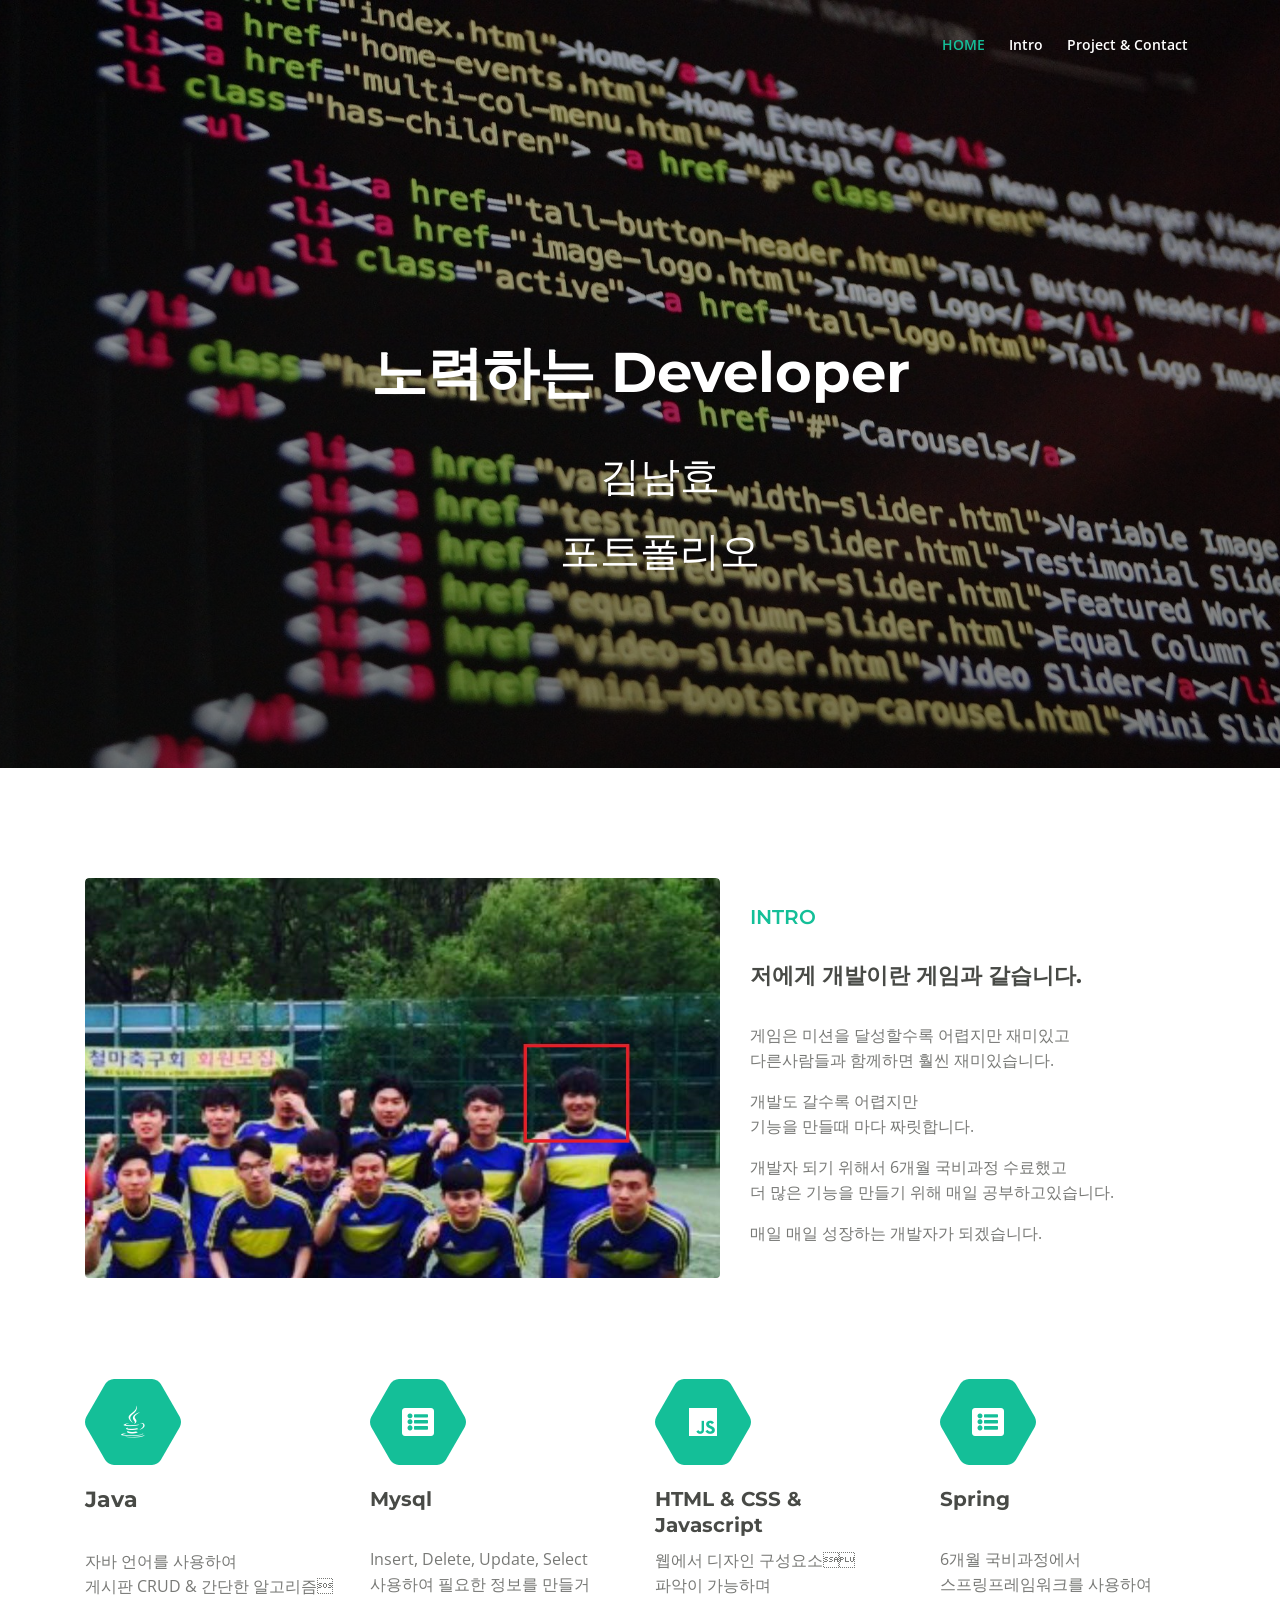
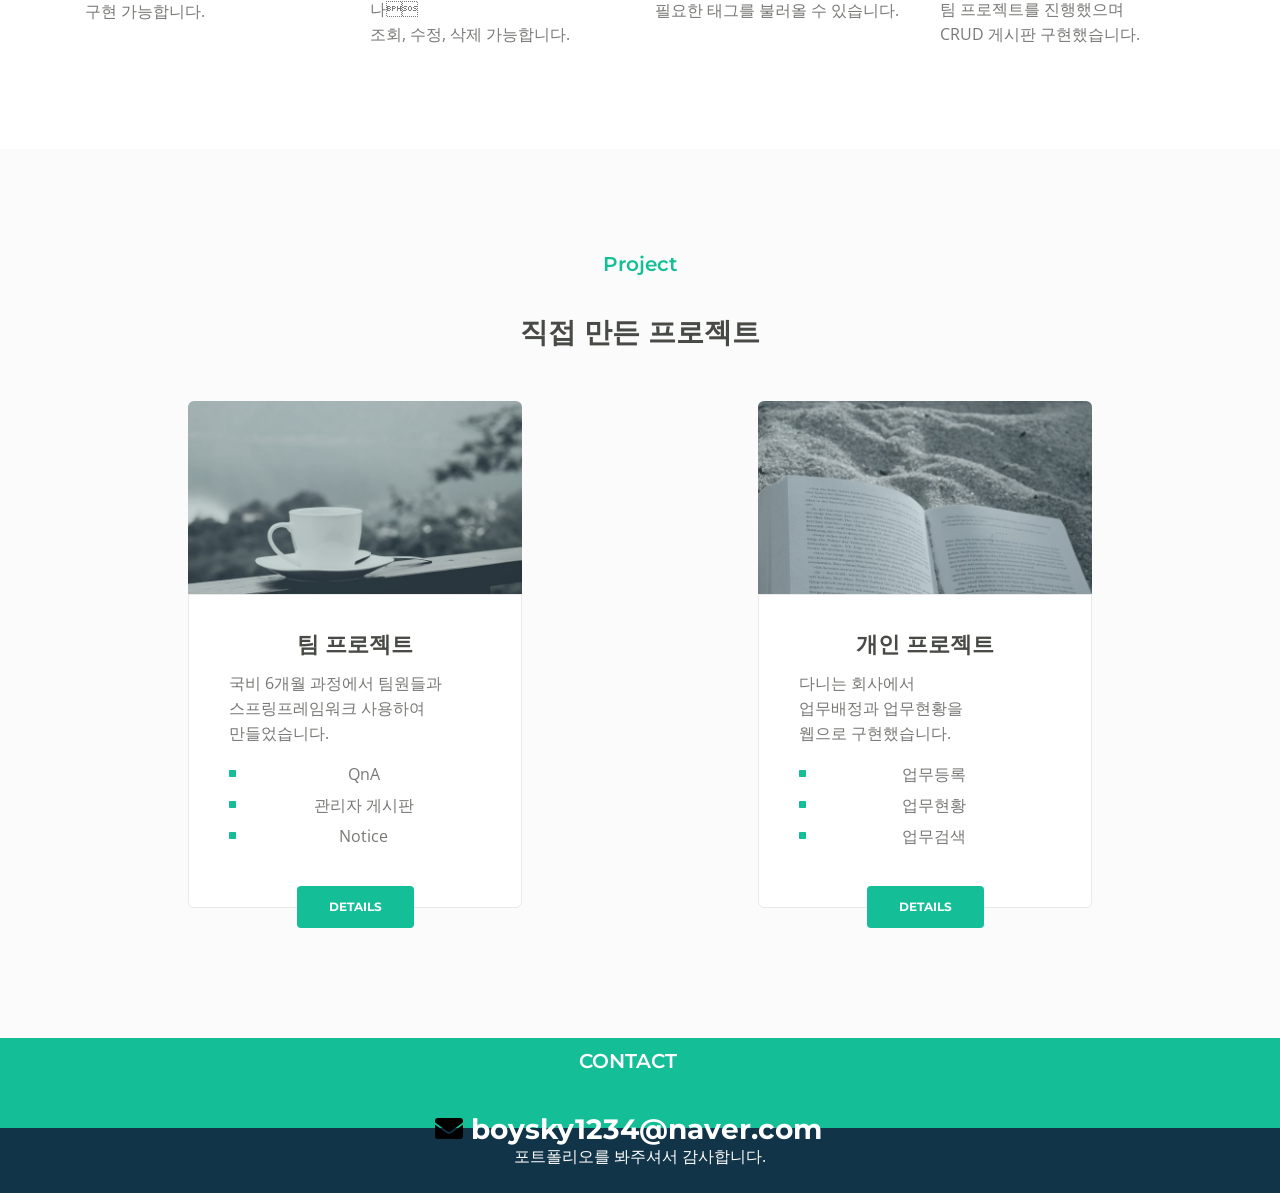
<file: index.html>
﻿
<!DOCTYPE html>
<html lang="kr">
<head>
    <meta charset="utf-8">
    <meta name="viewport" content="width=device-width, initial-scale=1, shrink-to-fit=no">
    
    <!-- SEO Meta Tags -->
    <meta name="description" content="Aria is a business focused free HTML landing page template built with Bootstrap to help you create lead generation websites for companies and their services.">
    <meta name="author" content="Inovatik">

    <!-- OG Meta Tags to improve the way the post looks when you share the page on LinkedIn, Facebook, Google+ -->
	<meta property="og:site_name" content="" /> <!-- website name -->
	<meta property="og:site" content="" /> <!-- website link -->
	<meta property="og:title" content=""/> <!-- title shown in the actual shared post -->
	<meta property="og:description" content="" /> <!-- description shown in the actual shared post -->
	<meta property="og:image" content="" /> <!-- image link, make sure it's jpg -->
	<meta property="og:url" content="" /> <!-- where do you want your post to link to -->
	<meta property="og:type" content="article" />

    <!-- Website Title -->
    <title>김남효 포트폴리오</title>
    
    <style>
.typing-txt{display: none;}
ul{list-style:none;}
.typing ul li.on {  
  display: inline-block; 
  animation-name: cursor; 
  animation-duration: 0.3s; 
  animation-iteration-count: infinite; 
} 
@keyframes cursor{ 
  0%{border-right: 1px solid #fff} 
  50%{border-right: 1px solid #000} 
  100%{border-right: 1px solid #fff} 
}
.abcd {
font-size:x-large;
}
</style>
    <!-- Styles -->
    <link href="https://fonts.googleapis.com/css?family=Montserrat:500,700&display=swap&subset=latin-ext" rel="stylesheet">
    <link href="https://fonts.googleapis.com/css?family=Open+Sans:400,400i,600&display=swap&subset=latin-ext" rel="stylesheet">
    <link href="css/bootstrap.css" rel="stylesheet">
    <link href="css/fontawesome-all.css" rel="stylesheet">
    <link href="css/swiper.css" rel="stylesheet">
	<link href="css/magnific-popup.css" rel="stylesheet">
	<link href="css/styles.css" rel="stylesheet">
	
	<!-- Favicon  -->
    <link rel="icon" href="images/favicon.png">
</head>
<body oncontextmenu='return false' onselectstart='return false' ondragstart='return false' data-spy="scroll" data-target=".fixed-top">
    

    
    <!-- Navbar -->
    <nav class="navbar navbar-expand-md navbar-dark navbar-custom fixed-top">
        <!-- Text Logo - Use this if you don't have a graphic logo -->
        <!-- <a class="navbar-brand logo-text page-scroll" href="index.html">Aria</a> -->


        <div class="collapse navbar-collapse" id="navbarsExampleDefault">
            <ul class="navbar-nav ml-auto">
                <li class="nav-item">
                    <a class="nav-link page-scroll" href="#header">HOME <span class="sr-only">(current)</span></a>
                </li>
                <li class="nav-item">
                    <a class="nav-link page-scroll" href="#intro">Intro</a>
                </li>
                
                <li class="nav-item">
                    <a class="nav-link page-scroll" href="#services">Project & Contact</a>
                </li>
                
            </ul>
        </div>
    </nav> <!-- end of navbar -->
    


    <!-- Header -->
    <header id="header" class="header">
        <div class="header-content">
            <div class="container">
                <div class="row" >
                    <div class="col-lg-12">
                        <div class="text-container"style="height:100px;">
                            <h1><span id="js-rotating">열심히 하는,노력하는,잘하는</span> Developer </h1>
                            
							<div class="typing-txt">
							
								<ul>					
									<li style="font-size:40px; color:#FFF;">김남효</li>
									<li style="font-size:40px; color:#FFF;">포트폴리오입니다.</li>
									
								</ul>

							</div>
							<div class="typing">
								<ul>
									<li style="font-size:40px; color:#FFF;"><br><br></li>
									<li style="font-size:40px; color:#FFF;"><br><br></li>
									
								</ul>
							</div>

						</div>
                    </div> <!-- end of col -->
                </div> <!-- end of row -->
            </div> <!-- end of container -->
        </div> <!-- end of header-content -->
    </header> <!-- end of header -->
    <!-- end of header -->


    <!-- Intro -->
    <div id="intro" class="basic-1">
        <div class="container">
            <div class="row">
             <div class="col-lg-7">
                    <div class="image-container" style="height: 400px;">
                        <img class="img-fluid" src="images/aaaa.jpg" alt="alternative">
                    </div> <!-- end of image-container -->
                </div> <!-- end of col -->
                <div class="col-lg-5">
                    <div class="text-container">
                        <div class="section-title">INTRO</div>
                        <h3><br>저에게 개발이란 게임과 같습니다.</h3>
                        <p><br>게임은 미션을 달성할수록 어렵지만 재미있고<br>다른사람들과 함께하면 훨씬 재미있습니다.</p>
                        <p>개발도 갈수록 어렵지만<br>기능을 만들때 마다 짜릿합니다.</p>
                        <p>개발자 되기 위해서 6개월 국비과정 수료했고<br>더 많은 기능을 만들기 위해 매일 공부하고있습니다.</p>
                        <p>매일 매일 성장하는 개발자가 되겠습니다.</p>
                        
                    </div> <!-- end of text-container -->
                </div> <!-- end of col -->
                
            </div> <!-- end of row -->
        </div> <!-- end of container -->
    </div> <!-- end of basic-1 -->
    <!-- end of intro -->


    <!-- Description -->
    <div class="cards-1">
        <div class="container">
            <div class="row">
                <div class="col-lg-3">
                    
                    <!-- Card -->
                    <div class="card">
                        <span class="fa-stack">
                            <span class="hexagon"></span>
                            <i class="fab fa-java fa-stack-1x"></i>
                        </span>
                        <div class="card-body">
                            <h3 class="card-title">Java</h3>
                            <p><br>자바 언어를 사용하여<br>게시판 CRUD & 간단한 알고리즘<br>구현 가능합니다.</p>
                        </div>
                    </div>
                    </div>
                    <!-- end of card -->
				<div class="col-lg-3">
					<!-- Card -->
					<div class="card">
						<span class="fa-stack"> <span class="hexagon"></span> 
						<i class="fas fa-list-alt fa-stack-1x"></i>
						</span>
						<div class="card-body">
							<h4 class="card-title">Mysql</h4>
							<p><br>Insert, Delete, Update, Select<br>사용하여 필요한 정보를 만들거나<br>조회, 수정, 삭제 가능합니다.</p>
						</div>
					</div>
					<!-- end of card -->
				</div>
				<!-- Card -->
				<div class="col-lg-3">
                    <div class="card">
                        <span class="fa-stack">
                            <span class="hexagon"></span>
                            <i class="fab fa-js fa-stack-1x"></i></i>
                        </span>
                        <div class="card-body">
                            <h4 class="card-title">HTML & CSS & Javascript</h4>
                            <p>웹에서 디자인 구성요소<br>파악이 가능하며<br>필요한 태그를 불러올 수 있습니다.</p>
                        </div>
                    </div>
                    </div>
                    
                    <div class="col-lg-3">
                    <div class="card">
                        <span class="fa-stack">
                            <span class="hexagon"></span>
<i class="fas fa-list-alt fa-stack-1x"></i>
                        </span>
                        <div class="card-body">
                            <h4 class="card-title">Spring</h4>
                            <p><br>6개월 국비과정에서<br>스프링프레임워크를 사용하여<br>팀 프로젝트를 진행했으며<br>CRUD 게시판 구현했습니다.</p>
                        </div>
                    </div>
                    </div>
                    <!-- end of card -->

                </div> <!-- end of col -->
            </div> <!-- end of row -->
        </div> <!-- end of container -->
    </div> <!-- end of cards-1 -->
    <!-- end of description -->


    <!-- Services -->
    <div id="services" class="cards-2">
        <div class="container">
            <div class="row">
                <div class="col-lg-12">
                    <div class="section-title">Project</div>
                    <h2><br>직접 만든 프로젝트</h2>
                </div> <!-- end of col -->
            </div> <!-- end of row -->
            <div class="row">
                <div class="col-lg-6" style="text-align:center;">
                    
                    <!-- Card -->
                    <div class="card">
                        <div class="card-image">
                            <img class="img-fluid" src="images/services-1.jpg" alt="alternative">
                        </div>
                        <div class="card-body">
                            <h3 class="card-title">팀 프로젝트</h3>
                            <p style="text-align:left;">국비 6개월 과정에서 팀원들과<br>스프링프레임워크 사용하여<br>만들었습니다.</p>
                            <ul class="list-unstyled li-space-lg">
                                <li class="media">
                                    <i class="fas fa-square"></i>
                                    <div class="media-body">QnA</div>
                                </li>
                                <li class="media">
                                    <i class="fas fa-square"></i>
                                    <div class="media-body">관리자 게시판</div>
                                </li>
                                 <li class="media">
                                    <i class="fas fa-square"></i>
                                    <div class="media-body">Notice</div>
                                </li>
                            </ul>
                            
                        </div>
                        <div class="button-container">
                            <a class="btn-solid-reg page-scroll" href="#callMe">DETAILS</a>
                        </div> <!-- end of button-container -->
                    </div>
                    <!-- end of card -->
</div>
<div class="col-lg-6" style="text-align:center;">

                    <!-- Card -->
                    <div class="card">
                        <div class="card-image">
                            <img class="img-fluid" src="images/services-2.jpg" alt="alternative">
                        </div>
                        <div class="card-body">
                            <h3 class="card-title">개인 프로젝트</h3>
                            <p style="text-align:left;">다니는 회사에서<br>업무배정과 업무현황을<br>웹으로 구현했습니다.</p>
                             <ul class="list-unstyled li-space-lg">
                                <li class="media">
                                    <i class="fas fa-square"></i>
                                    <div class="media-body">업무등록<br></div>
                                </li>
                                <li class="media">
                                    <i class="fas fa-square"></i>
                                    <div class="media-body">업무현황<br></div>
                            </li>
                             <li class="media">
                                   <i class="fas fa-square"></i>
                                    <div class="media-body">업무검색</div>
                            </li>
                            </ul>

                           
                        </div>
                        <div class="button-container">
                            <a class="btn-solid-reg page-scroll" href="boysky312.cafe24.com">DETAILS</a>
                        </div> <!-- end of button-container -->
                    </div>
                    <!-- end of card -->
</div>
                  
                   

            </div> <!-- end of row -->
        </div> <!-- end of container -->
    </div> <!-- end of cards-2 -->
    <!-- end of services -->
    

    
    <!-- Contact -->
    <div id="contact" class="form-2" style="background-color: #14bf98; padding:inherit; height:10%;">
        <div class="container">
            <div class="row">
                <div class="col-lg-12">
                    <div class="text-container" style="text-align: center;">
                        <div class="section-title" style="color:#FFF;">CONTACT</div>
                        <h2 style="color:#FFF;"><br><i class="fas fa-envelope"  style="color:#000000;"></i> boysky1234@naver.com</h2>
                       
                        
                    </div> <!-- end of text-container -->
                </div> <!-- end of col -->
              
                    
                   

            </div> <!-- end of row -->
        </div> <!-- end of container -->
    </div> <!-- end of form-2 -->
    <!-- end of contact -->




    <!-- Copyright -->
    <div class="copyright">
        <div class="container">
            <div class="row">
                <div class="col-lg-12">
                  <p style="color:#FFF;">포트폴리오를 봐주셔서 감사합니다.</p>
                </div> <!-- end of col -->
            </div> <!-- enf of row -->
        </div> <!-- end of container -->
    </div> <!-- end of copyright --> 
    <!-- end of copyright -->
    
    	
    <!-- Scripts -->
    <script src="js/jquery.min.js"></script> <!-- jQuery for Bootstrap's JavaScript plugins -->
    <script src="js/popper.min.js"></script> <!-- Popper tooltip library for Bootstrap -->
    <script src="js/bootstrap.min.js"></script> <!-- Bootstrap framework -->
    <script src="js/jquery.easing.min.js"></script> <!-- jQuery Easing for smooth scrolling between anchors -->
    <script src="js/swiper.min.js"></script> <!-- Swiper for image and text sliders -->
    <script src="js/jquery.magnific-popup.js"></script> <!-- Magnific Popup for lightboxes -->
    <script src="js/morphext.min.js"></script> <!-- Morphtext rotating text in the header -->
    <script src="js/isotope.pkgd.min.js"></script> <!-- Isotope for filter -->
    <script src="js/validator.min.js"></script> <!-- Validator.js - Bootstrap plugin that validates forms -->
    <script src="js/scripts.js"></script> <!-- Custom scripts -->
   
<script src="./abc.js"></script> 
<script type="text/javascript">
    // F12 버튼 방지
    $(document).ready(function(){
        $(document).bind('keydown',function(e){
            if ( e.keyCode == 123 /* F12 */) {
                e.preventDefault();
                e.returnValue = false;
            }
        });
    });
    
    // 우측 클릭 방지
    document.onmousedown=disableclick;
    status="우측 클릭 방지입니다.";
    
    function disableclick(event){
        if (event.button==2) {
            alert(status);
            return false;
        }
    }
</script>


</body>
</html>
</file>
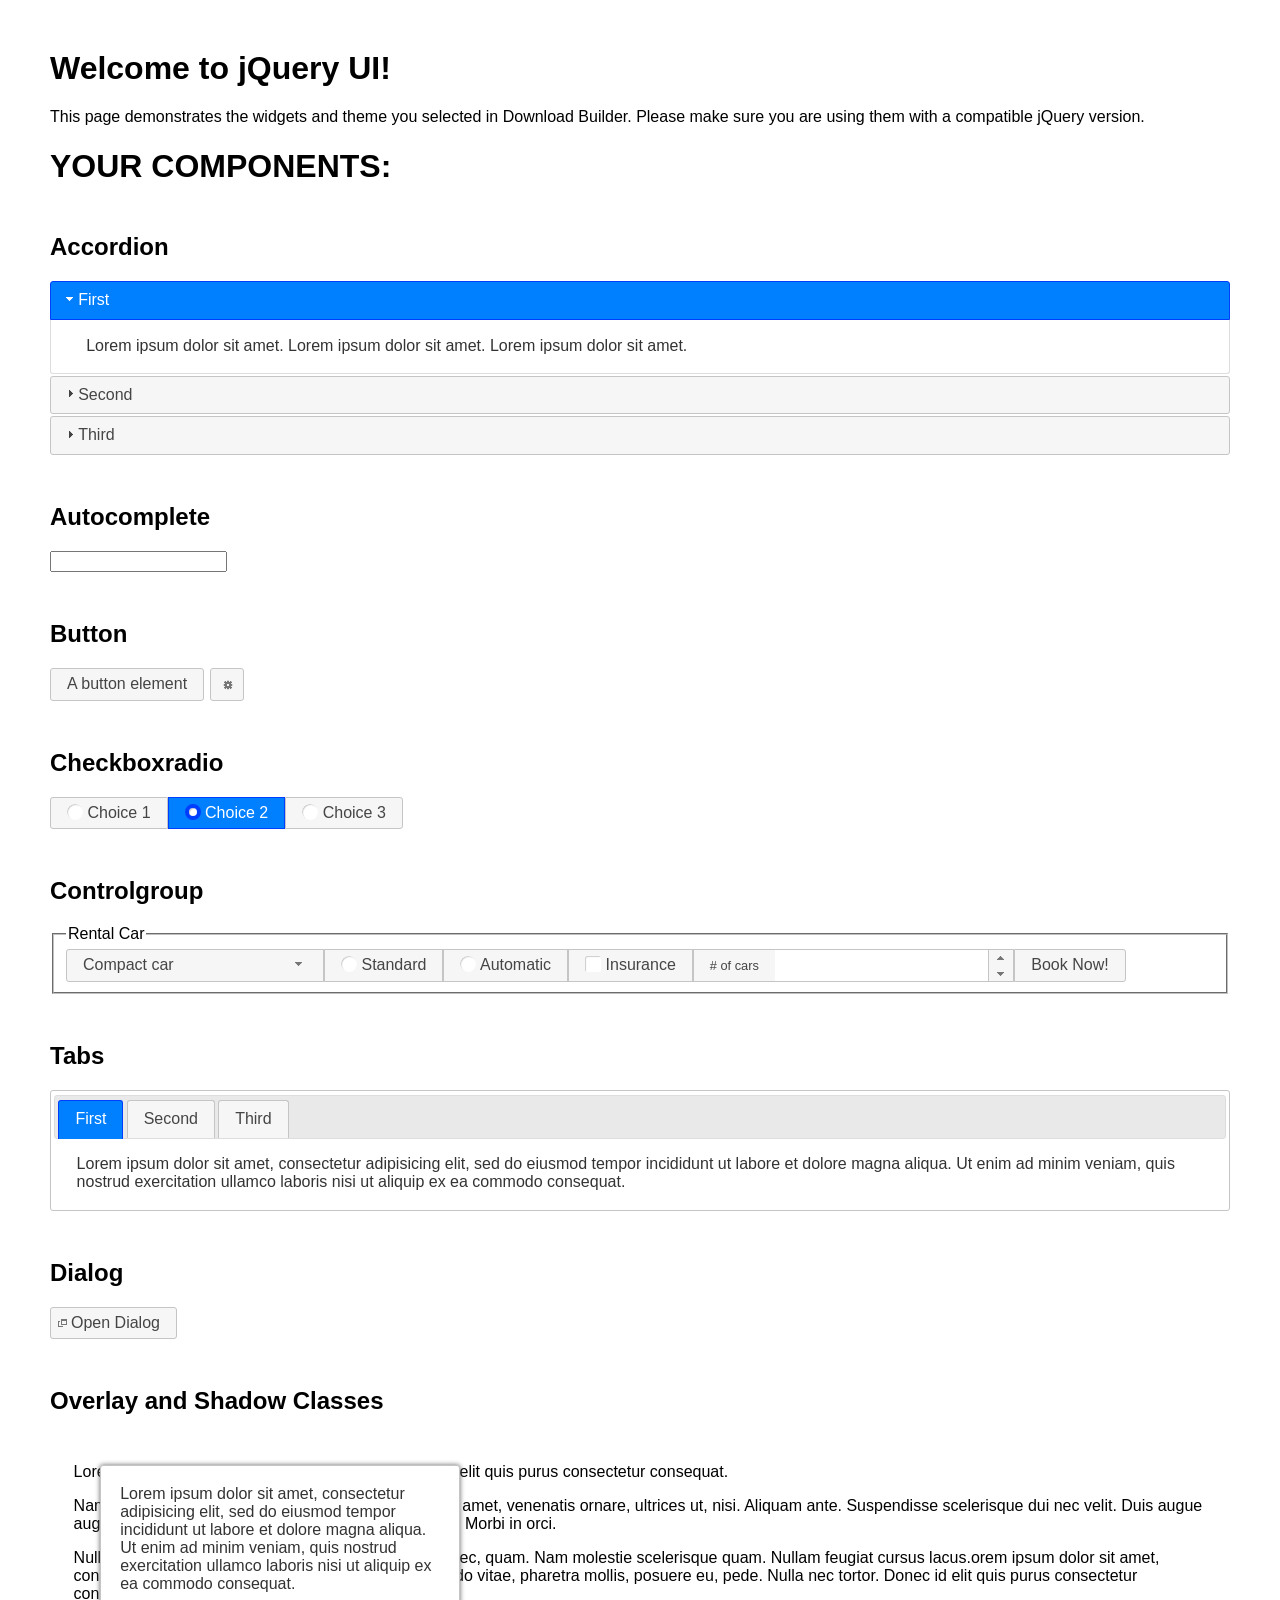
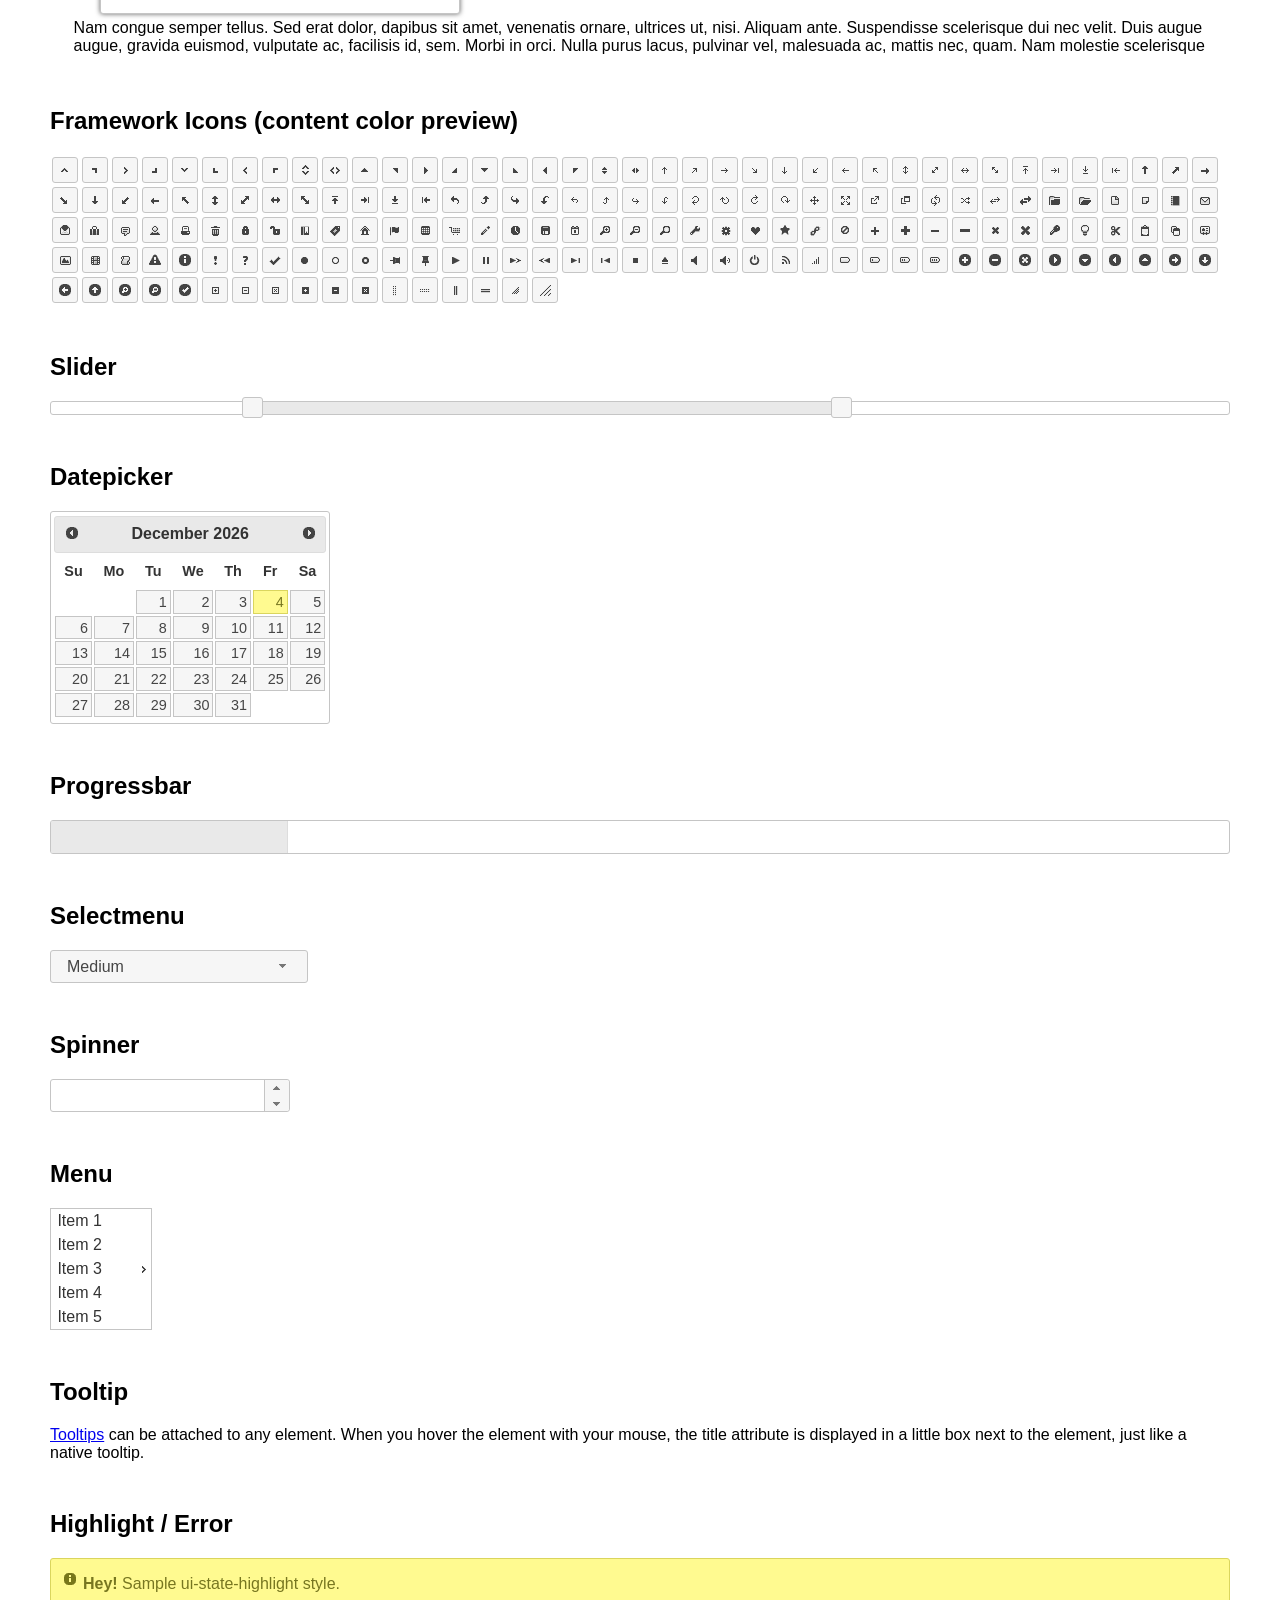
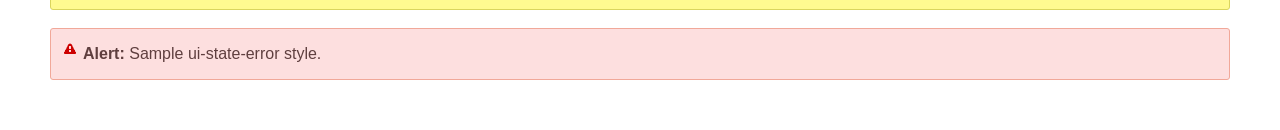
<file: WebContent/jquery-ui-1.12.1/index.html>
<!doctype html>
<html lang="us">
<head>
	<meta charset="utf-8">
	<title>jQuery UI Example Page</title>
	<link href="jquery-ui.css" rel="stylesheet">
	<style>
	body{
		font-family: "Trebuchet MS", sans-serif;
		margin: 50px;
	}
	.demoHeaders {
		margin-top: 2em;
	}
	#dialog-link {
		padding: .4em 1em .4em 20px;
		text-decoration: none;
		position: relative;
	}
	#dialog-link span.ui-icon {
		margin: 0 5px 0 0;
		position: absolute;
		left: .2em;
		top: 50%;
		margin-top: -8px;
	}
	#icons {
		margin: 0;
		padding: 0;
	}
	#icons li {
		margin: 2px;
		position: relative;
		padding: 4px 0;
		cursor: pointer;
		float: left;
		list-style: none;
	}
	#icons span.ui-icon {
		float: left;
		margin: 0 4px;
	}
	.fakewindowcontain .ui-widget-overlay {
		position: absolute;
	}
	select {
		width: 200px;
	}
	</style>
</head>
<body>

<h1>Welcome to jQuery UI!</h1>

<div class="ui-widget">
	<p>This page demonstrates the widgets and theme you selected in Download Builder. Please make sure you are using them with a compatible jQuery version.</p>
</div>

<h1>YOUR COMPONENTS:</h1>


<!-- Accordion -->
<h2 class="demoHeaders">Accordion</h2>
<div id="accordion">
	<h3>First</h3>
	<div>Lorem ipsum dolor sit amet. Lorem ipsum dolor sit amet. Lorem ipsum dolor sit amet.</div>
	<h3>Second</h3>
	<div>Phasellus mattis tincidunt nibh.</div>
	<h3>Third</h3>
	<div>Nam dui erat, auctor a, dignissim quis.</div>
</div>



<!-- Autocomplete -->
<h2 class="demoHeaders">Autocomplete</h2>
<div>
	<input id="autocomplete" title="type &quot;a&quot;">
</div>



<!-- Button -->
<h2 class="demoHeaders">Button</h2>
<button id="button">A button element</button>
<button id="button-icon">An icon-only button</button>



<!-- Checkboxradio -->
<h2 class="demoHeaders">Checkboxradio</h2>
<form style="margin-top: 1em;">
	<div id="radioset">
		<input type="radio" id="radio1" name="radio"><label for="radio1">Choice 1</label>
		<input type="radio" id="radio2" name="radio" checked="checked"><label for="radio2">Choice 2</label>
		<input type="radio" id="radio3" name="radio"><label for="radio3">Choice 3</label>
	</div>
</form>



<!-- Controlgroup -->
<h2 class="demoHeaders">Controlgroup</h2>
<fieldset>
	<legend>Rental Car</legend>
	<div id="controlgroup">
		<select id="car-type">
			<option>Compact car</option>
			<option>Midsize car</option>
			<option>Full size car</option>
			<option>SUV</option>
			<option>Luxury</option>
			<option>Truck</option>
			<option>Van</option>
		</select>
		<label for="transmission-standard">Standard</label>
		<input type="radio" name="transmission" id="transmission-standard">
		<label for="transmission-automatic">Automatic</label>
		<input type="radio" name="transmission" id="transmission-automatic">
		<label for="insurance">Insurance</label>
		<input type="checkbox" name="insurance" id="insurance">
		<label for="horizontal-spinner" class="ui-controlgroup-label"># of cars</label>
		<input id="horizontal-spinner" class="ui-spinner-input">
		<button>Book Now!</button>
	</div>
</fieldset>



<!-- Tabs -->
<h2 class="demoHeaders">Tabs</h2>
<div id="tabs">
	<ul>
		<li><a href="#tabs-1">First</a></li>
		<li><a href="#tabs-2">Second</a></li>
		<li><a href="#tabs-3">Third</a></li>
	</ul>
	<div id="tabs-1">Lorem ipsum dolor sit amet, consectetur adipisicing elit, sed do eiusmod tempor incididunt ut labore et dolore magna aliqua. Ut enim ad minim veniam, quis nostrud exercitation ullamco laboris nisi ut aliquip ex ea commodo consequat.</div>
	<div id="tabs-2">Phasellus mattis tincidunt nibh. Cras orci urna, blandit id, pretium vel, aliquet ornare, felis. Maecenas scelerisque sem non nisl. Fusce sed lorem in enim dictum bibendum.</div>
	<div id="tabs-3">Nam dui erat, auctor a, dignissim quis, sollicitudin eu, felis. Pellentesque nisi urna, interdum eget, sagittis et, consequat vestibulum, lacus. Mauris porttitor ullamcorper augue.</div>
</div>



<h2 class="demoHeaders">Dialog</h2>
<p>
	<button id="dialog-link" class="ui-button ui-corner-all ui-widget">
		<span class="ui-icon ui-icon-newwin"></span>Open Dialog
	</button>
</p>

<h2 class="demoHeaders">Overlay and Shadow Classes</h2>
<div style="position: relative; width: 96%; height: 200px; padding:1% 2%; overflow:hidden;" class="fakewindowcontain">
	<p>Lorem ipsum dolor sit amet,  Nulla nec tortor. Donec id elit quis purus consectetur consequat. </p><p>Nam congue semper tellus. Sed erat dolor, dapibus sit amet, venenatis ornare, ultrices ut, nisi. Aliquam ante. Suspendisse scelerisque dui nec velit. Duis augue augue, gravida euismod, vulputate ac, facilisis id, sem. Morbi in orci. </p><p>Nulla purus lacus, pulvinar vel, malesuada ac, mattis nec, quam. Nam molestie scelerisque quam. Nullam feugiat cursus lacus.orem ipsum dolor sit amet, consectetur adipiscing elit. Donec libero risus, commodo vitae, pharetra mollis, posuere eu, pede. Nulla nec tortor. Donec id elit quis purus consectetur consequat. </p><p>Nam congue semper tellus. Sed erat dolor, dapibus sit amet, venenatis ornare, ultrices ut, nisi. Aliquam ante. Suspendisse scelerisque dui nec velit. Duis augue augue, gravida euismod, vulputate ac, facilisis id, sem. Morbi in orci. Nulla purus lacus, pulvinar vel, malesuada ac, mattis nec, quam. Nam molestie scelerisque quam. </p><p>Nullam feugiat cursus lacus.orem ipsum dolor sit amet, consectetur adipiscing elit. Donec libero risus, commodo vitae, pharetra mollis, posuere eu, pede. Nulla nec tortor. Donec id elit quis purus consectetur consequat. Nam congue semper tellus. Sed erat dolor, dapibus sit amet, venenatis ornare, ultrices ut, nisi. Aliquam ante. </p><p>Suspendisse scelerisque dui nec velit. Duis augue augue, gravida euismod, vulputate ac, facilisis id, sem. Morbi in orci. Nulla purus lacus, pulvinar vel, malesuada ac, mattis nec, quam. Nam molestie scelerisque quam. Nullam feugiat cursus lacus.orem ipsum dolor sit amet, consectetur adipiscing elit. Donec libero risus, commodo vitae, pharetra mollis, posuere eu, pede. Nulla nec tortor. Donec id elit quis purus consectetur consequat. Nam congue semper tellus. Sed erat dolor, dapibus sit amet, venenatis ornare, ultrices ut, nisi. </p>

	<!-- ui-dialog -->
	<div class="ui-widget-overlay ui-front"></div>
	<div style="position: absolute; width: 320px; left: 50px; top: 30px; padding: 1.2em" class="ui-widget ui-front ui-widget-content ui-corner-all ui-widget-shadow">
		Lorem ipsum dolor sit amet, consectetur adipisicing elit, sed do eiusmod tempor incididunt ut labore et dolore magna aliqua. Ut enim ad minim veniam, quis nostrud exercitation ullamco laboris nisi ut aliquip ex ea commodo consequat.
	</div>

</div>

<!-- ui-dialog -->
<div id="dialog" title="Dialog Title">
	<p>Lorem ipsum dolor sit amet, consectetur adipisicing elit, sed do eiusmod tempor incididunt ut labore et dolore magna aliqua. Ut enim ad minim veniam, quis nostrud exercitation ullamco laboris nisi ut aliquip ex ea commodo consequat.</p>
</div>



<h2 class="demoHeaders">Framework Icons (content color preview)</h2>
<ul id="icons" class="ui-widget ui-helper-clearfix">
	<li class="ui-state-default ui-corner-all" title=".ui-icon-caret-1-n"><span class="ui-icon ui-icon-caret-1-n"></span></li>
	<li class="ui-state-default ui-corner-all" title=".ui-icon-caret-1-ne"><span class="ui-icon ui-icon-caret-1-ne"></span></li>
	<li class="ui-state-default ui-corner-all" title=".ui-icon-caret-1-e"><span class="ui-icon ui-icon-caret-1-e"></span></li>
	<li class="ui-state-default ui-corner-all" title=".ui-icon-caret-1-se"><span class="ui-icon ui-icon-caret-1-se"></span></li>
	<li class="ui-state-default ui-corner-all" title=".ui-icon-caret-1-s"><span class="ui-icon ui-icon-caret-1-s"></span></li>
	<li class="ui-state-default ui-corner-all" title=".ui-icon-caret-1-sw"><span class="ui-icon ui-icon-caret-1-sw"></span></li>
	<li class="ui-state-default ui-corner-all" title=".ui-icon-caret-1-w"><span class="ui-icon ui-icon-caret-1-w"></span></li>
	<li class="ui-state-default ui-corner-all" title=".ui-icon-caret-1-nw"><span class="ui-icon ui-icon-caret-1-nw"></span></li>
	<li class="ui-state-default ui-corner-all" title=".ui-icon-caret-2-n-s"><span class="ui-icon ui-icon-caret-2-n-s"></span></li>
	<li class="ui-state-default ui-corner-all" title=".ui-icon-caret-2-e-w"><span class="ui-icon ui-icon-caret-2-e-w"></span></li>
	<li class="ui-state-default ui-corner-all" title=".ui-icon-triangle-1-n"><span class="ui-icon ui-icon-triangle-1-n"></span></li>
	<li class="ui-state-default ui-corner-all" title=".ui-icon-triangle-1-ne"><span class="ui-icon ui-icon-triangle-1-ne"></span></li>
	<li class="ui-state-default ui-corner-all" title=".ui-icon-triangle-1-e"><span class="ui-icon ui-icon-triangle-1-e"></span></li>
	<li class="ui-state-default ui-corner-all" title=".ui-icon-triangle-1-se"><span class="ui-icon ui-icon-triangle-1-se"></span></li>
	<li class="ui-state-default ui-corner-all" title=".ui-icon-triangle-1-s"><span class="ui-icon ui-icon-triangle-1-s"></span></li>
	<li class="ui-state-default ui-corner-all" title=".ui-icon-triangle-1-sw"><span class="ui-icon ui-icon-triangle-1-sw"></span></li>
	<li class="ui-state-default ui-corner-all" title=".ui-icon-triangle-1-w"><span class="ui-icon ui-icon-triangle-1-w"></span></li>
	<li class="ui-state-default ui-corner-all" title=".ui-icon-triangle-1-nw"><span class="ui-icon ui-icon-triangle-1-nw"></span></li>
	<li class="ui-state-default ui-corner-all" title=".ui-icon-triangle-2-n-s"><span class="ui-icon ui-icon-triangle-2-n-s"></span></li>
	<li class="ui-state-default ui-corner-all" title=".ui-icon-triangle-2-e-w"><span class="ui-icon ui-icon-triangle-2-e-w"></span></li>
	<li class="ui-state-default ui-corner-all" title=".ui-icon-arrow-1-n"><span class="ui-icon ui-icon-arrow-1-n"></span></li>
	<li class="ui-state-default ui-corner-all" title=".ui-icon-arrow-1-ne"><span class="ui-icon ui-icon-arrow-1-ne"></span></li>
	<li class="ui-state-default ui-corner-all" title=".ui-icon-arrow-1-e"><span class="ui-icon ui-icon-arrow-1-e"></span></li>
	<li class="ui-state-default ui-corner-all" title=".ui-icon-arrow-1-se"><span class="ui-icon ui-icon-arrow-1-se"></span></li>
	<li class="ui-state-default ui-corner-all" title=".ui-icon-arrow-1-s"><span class="ui-icon ui-icon-arrow-1-s"></span></li>
	<li class="ui-state-default ui-corner-all" title=".ui-icon-arrow-1-sw"><span class="ui-icon ui-icon-arrow-1-sw"></span></li>
	<li class="ui-state-default ui-corner-all" title=".ui-icon-arrow-1-w"><span class="ui-icon ui-icon-arrow-1-w"></span></li>
	<li class="ui-state-default ui-corner-all" title=".ui-icon-arrow-1-nw"><span class="ui-icon ui-icon-arrow-1-nw"></span></li>
	<li class="ui-state-default ui-corner-all" title=".ui-icon-arrow-2-n-s"><span class="ui-icon ui-icon-arrow-2-n-s"></span></li>
	<li class="ui-state-default ui-corner-all" title=".ui-icon-arrow-2-ne-sw"><span class="ui-icon ui-icon-arrow-2-ne-sw"></span></li>
	<li class="ui-state-default ui-corner-all" title=".ui-icon-arrow-2-e-w"><span class="ui-icon ui-icon-arrow-2-e-w"></span></li>
	<li class="ui-state-default ui-corner-all" title=".ui-icon-arrow-2-se-nw"><span class="ui-icon ui-icon-arrow-2-se-nw"></span></li>
	<li class="ui-state-default ui-corner-all" title=".ui-icon-arrowstop-1-n"><span class="ui-icon ui-icon-arrowstop-1-n"></span></li>
	<li class="ui-state-default ui-corner-all" title=".ui-icon-arrowstop-1-e"><span class="ui-icon ui-icon-arrowstop-1-e"></span></li>
	<li class="ui-state-default ui-corner-all" title=".ui-icon-arrowstop-1-s"><span class="ui-icon ui-icon-arrowstop-1-s"></span></li>
	<li class="ui-state-default ui-corner-all" title=".ui-icon-arrowstop-1-w"><span class="ui-icon ui-icon-arrowstop-1-w"></span></li>
	<li class="ui-state-default ui-corner-all" title=".ui-icon-arrowthick-1-n"><span class="ui-icon ui-icon-arrowthick-1-n"></span></li>
	<li class="ui-state-default ui-corner-all" title=".ui-icon-arrowthick-1-ne"><span class="ui-icon ui-icon-arrowthick-1-ne"></span></li>
	<li class="ui-state-default ui-corner-all" title=".ui-icon-arrowthick-1-e"><span class="ui-icon ui-icon-arrowthick-1-e"></span></li>
	<li class="ui-state-default ui-corner-all" title=".ui-icon-arrowthick-1-se"><span class="ui-icon ui-icon-arrowthick-1-se"></span></li>
	<li class="ui-state-default ui-corner-all" title=".ui-icon-arrowthick-1-s"><span class="ui-icon ui-icon-arrowthick-1-s"></span></li>
	<li class="ui-state-default ui-corner-all" title=".ui-icon-arrowthick-1-sw"><span class="ui-icon ui-icon-arrowthick-1-sw"></span></li>
	<li class="ui-state-default ui-corner-all" title=".ui-icon-arrowthick-1-w"><span class="ui-icon ui-icon-arrowthick-1-w"></span></li>
	<li class="ui-state-default ui-corner-all" title=".ui-icon-arrowthick-1-nw"><span class="ui-icon ui-icon-arrowthick-1-nw"></span></li>
	<li class="ui-state-default ui-corner-all" title=".ui-icon-arrowthick-2-n-s"><span class="ui-icon ui-icon-arrowthick-2-n-s"></span></li>
	<li class="ui-state-default ui-corner-all" title=".ui-icon-arrowthick-2-ne-sw"><span class="ui-icon ui-icon-arrowthick-2-ne-sw"></span></li>
	<li class="ui-state-default ui-corner-all" title=".ui-icon-arrowthick-2-e-w"><span class="ui-icon ui-icon-arrowthick-2-e-w"></span></li>
	<li class="ui-state-default ui-corner-all" title=".ui-icon-arrowthick-2-se-nw"><span class="ui-icon ui-icon-arrowthick-2-se-nw"></span></li>
	<li class="ui-state-default ui-corner-all" title=".ui-icon-arrowthickstop-1-n"><span class="ui-icon ui-icon-arrowthickstop-1-n"></span></li>
	<li class="ui-state-default ui-corner-all" title=".ui-icon-arrowthickstop-1-e"><span class="ui-icon ui-icon-arrowthickstop-1-e"></span></li>
	<li class="ui-state-default ui-corner-all" title=".ui-icon-arrowthickstop-1-s"><span class="ui-icon ui-icon-arrowthickstop-1-s"></span></li>
	<li class="ui-state-default ui-corner-all" title=".ui-icon-arrowthickstop-1-w"><span class="ui-icon ui-icon-arrowthickstop-1-w"></span></li>
	<li class="ui-state-default ui-corner-all" title=".ui-icon-arrowreturnthick-1-w"><span class="ui-icon ui-icon-arrowreturnthick-1-w"></span></li>
	<li class="ui-state-default ui-corner-all" title=".ui-icon-arrowreturnthick-1-n"><span class="ui-icon ui-icon-arrowreturnthick-1-n"></span></li>
	<li class="ui-state-default ui-corner-all" title=".ui-icon-arrowreturnthick-1-e"><span class="ui-icon ui-icon-arrowreturnthick-1-e"></span></li>
	<li class="ui-state-default ui-corner-all" title=".ui-icon-arrowreturnthick-1-s"><span class="ui-icon ui-icon-arrowreturnthick-1-s"></span></li>
	<li class="ui-state-default ui-corner-all" title=".ui-icon-arrowreturn-1-w"><span class="ui-icon ui-icon-arrowreturn-1-w"></span></li>
	<li class="ui-state-default ui-corner-all" title=".ui-icon-arrowreturn-1-n"><span class="ui-icon ui-icon-arrowreturn-1-n"></span></li>
	<li class="ui-state-default ui-corner-all" title=".ui-icon-arrowreturn-1-e"><span class="ui-icon ui-icon-arrowreturn-1-e"></span></li>
	<li class="ui-state-default ui-corner-all" title=".ui-icon-arrowreturn-1-s"><span class="ui-icon ui-icon-arrowreturn-1-s"></span></li>
	<li class="ui-state-default ui-corner-all" title=".ui-icon-arrowrefresh-1-w"><span class="ui-icon ui-icon-arrowrefresh-1-w"></span></li>
	<li class="ui-state-default ui-corner-all" title=".ui-icon-arrowrefresh-1-n"><span class="ui-icon ui-icon-arrowrefresh-1-n"></span></li>
	<li class="ui-state-default ui-corner-all" title=".ui-icon-arrowrefresh-1-e"><span class="ui-icon ui-icon-arrowrefresh-1-e"></span></li>
	<li class="ui-state-default ui-corner-all" title=".ui-icon-arrowrefresh-1-s"><span class="ui-icon ui-icon-arrowrefresh-1-s"></span></li>
	<li class="ui-state-default ui-corner-all" title=".ui-icon-arrow-4"><span class="ui-icon ui-icon-arrow-4"></span></li>
	<li class="ui-state-default ui-corner-all" title=".ui-icon-arrow-4-diag"><span class="ui-icon ui-icon-arrow-4-diag"></span></li>
	<li class="ui-state-default ui-corner-all" title=".ui-icon-extlink"><span class="ui-icon ui-icon-extlink"></span></li>
	<li class="ui-state-default ui-corner-all" title=".ui-icon-newwin"><span class="ui-icon ui-icon-newwin"></span></li>
	<li class="ui-state-default ui-corner-all" title=".ui-icon-refresh"><span class="ui-icon ui-icon-refresh"></span></li>
	<li class="ui-state-default ui-corner-all" title=".ui-icon-shuffle"><span class="ui-icon ui-icon-shuffle"></span></li>
	<li class="ui-state-default ui-corner-all" title=".ui-icon-transfer-e-w"><span class="ui-icon ui-icon-transfer-e-w"></span></li>
	<li class="ui-state-default ui-corner-all" title=".ui-icon-transferthick-e-w"><span class="ui-icon ui-icon-transferthick-e-w"></span></li>
	<li class="ui-state-default ui-corner-all" title=".ui-icon-folder-collapsed"><span class="ui-icon ui-icon-folder-collapsed"></span></li>
	<li class="ui-state-default ui-corner-all" title=".ui-icon-folder-open"><span class="ui-icon ui-icon-folder-open"></span></li>
	<li class="ui-state-default ui-corner-all" title=".ui-icon-document"><span class="ui-icon ui-icon-document"></span></li>
	<li class="ui-state-default ui-corner-all" title=".ui-icon-document-b"><span class="ui-icon ui-icon-document-b"></span></li>
	<li class="ui-state-default ui-corner-all" title=".ui-icon-note"><span class="ui-icon ui-icon-note"></span></li>
	<li class="ui-state-default ui-corner-all" title=".ui-icon-mail-closed"><span class="ui-icon ui-icon-mail-closed"></span></li>
	<li class="ui-state-default ui-corner-all" title=".ui-icon-mail-open"><span class="ui-icon ui-icon-mail-open"></span></li>
	<li class="ui-state-default ui-corner-all" title=".ui-icon-suitcase"><span class="ui-icon ui-icon-suitcase"></span></li>
	<li class="ui-state-default ui-corner-all" title=".ui-icon-comment"><span class="ui-icon ui-icon-comment"></span></li>
	<li class="ui-state-default ui-corner-all" title=".ui-icon-person"><span class="ui-icon ui-icon-person"></span></li>
	<li class="ui-state-default ui-corner-all" title=".ui-icon-print"><span class="ui-icon ui-icon-print"></span></li>
	<li class="ui-state-default ui-corner-all" title=".ui-icon-trash"><span class="ui-icon ui-icon-trash"></span></li>
	<li class="ui-state-default ui-corner-all" title=".ui-icon-locked"><span class="ui-icon ui-icon-locked"></span></li>
	<li class="ui-state-default ui-corner-all" title=".ui-icon-unlocked"><span class="ui-icon ui-icon-unlocked"></span></li>
	<li class="ui-state-default ui-corner-all" title=".ui-icon-bookmark"><span class="ui-icon ui-icon-bookmark"></span></li>
	<li class="ui-state-default ui-corner-all" title=".ui-icon-tag"><span class="ui-icon ui-icon-tag"></span></li>
	<li class="ui-state-default ui-corner-all" title=".ui-icon-home"><span class="ui-icon ui-icon-home"></span></li>
	<li class="ui-state-default ui-corner-all" title=".ui-icon-flag"><span class="ui-icon ui-icon-flag"></span></li>
	<li class="ui-state-default ui-corner-all" title=".ui-icon-calculator"><span class="ui-icon ui-icon-calculator"></span></li>
	<li class="ui-state-default ui-corner-all" title=".ui-icon-cart"><span class="ui-icon ui-icon-cart"></span></li>
	<li class="ui-state-default ui-corner-all" title=".ui-icon-pencil"><span class="ui-icon ui-icon-pencil"></span></li>
	<li class="ui-state-default ui-corner-all" title=".ui-icon-clock"><span class="ui-icon ui-icon-clock"></span></li>
	<li class="ui-state-default ui-corner-all" title=".ui-icon-disk"><span class="ui-icon ui-icon-disk"></span></li>
	<li class="ui-state-default ui-corner-all" title=".ui-icon-calendar"><span class="ui-icon ui-icon-calendar"></span></li>
	<li class="ui-state-default ui-corner-all" title=".ui-icon-zoomin"><span class="ui-icon ui-icon-zoomin"></span></li>
	<li class="ui-state-default ui-corner-all" title=".ui-icon-zoomout"><span class="ui-icon ui-icon-zoomout"></span></li>
	<li class="ui-state-default ui-corner-all" title=".ui-icon-search"><span class="ui-icon ui-icon-search"></span></li>
	<li class="ui-state-default ui-corner-all" title=".ui-icon-wrench"><span class="ui-icon ui-icon-wrench"></span></li>
	<li class="ui-state-default ui-corner-all" title=".ui-icon-gear"><span class="ui-icon ui-icon-gear"></span></li>
	<li class="ui-state-default ui-corner-all" title=".ui-icon-heart"><span class="ui-icon ui-icon-heart"></span></li>
	<li class="ui-state-default ui-corner-all" title=".ui-icon-star"><span class="ui-icon ui-icon-star"></span></li>
	<li class="ui-state-default ui-corner-all" title=".ui-icon-link"><span class="ui-icon ui-icon-link"></span></li>
	<li class="ui-state-default ui-corner-all" title=".ui-icon-cancel"><span class="ui-icon ui-icon-cancel"></span></li>
	<li class="ui-state-default ui-corner-all" title=".ui-icon-plus"><span class="ui-icon ui-icon-plus"></span></li>
	<li class="ui-state-default ui-corner-all" title=".ui-icon-plusthick"><span class="ui-icon ui-icon-plusthick"></span></li>
	<li class="ui-state-default ui-corner-all" title=".ui-icon-minus"><span class="ui-icon ui-icon-minus"></span></li>
	<li class="ui-state-default ui-corner-all" title=".ui-icon-minusthick"><span class="ui-icon ui-icon-minusthick"></span></li>
	<li class="ui-state-default ui-corner-all" title=".ui-icon-close"><span class="ui-icon ui-icon-close"></span></li>
	<li class="ui-state-default ui-corner-all" title=".ui-icon-closethick"><span class="ui-icon ui-icon-closethick"></span></li>
	<li class="ui-state-default ui-corner-all" title=".ui-icon-key"><span class="ui-icon ui-icon-key"></span></li>
	<li class="ui-state-default ui-corner-all" title=".ui-icon-lightbulb"><span class="ui-icon ui-icon-lightbulb"></span></li>
	<li class="ui-state-default ui-corner-all" title=".ui-icon-scissors"><span class="ui-icon ui-icon-scissors"></span></li>
	<li class="ui-state-default ui-corner-all" title=".ui-icon-clipboard"><span class="ui-icon ui-icon-clipboard"></span></li>
	<li class="ui-state-default ui-corner-all" title=".ui-icon-copy"><span class="ui-icon ui-icon-copy"></span></li>
	<li class="ui-state-default ui-corner-all" title=".ui-icon-contact"><span class="ui-icon ui-icon-contact"></span></li>
	<li class="ui-state-default ui-corner-all" title=".ui-icon-image"><span class="ui-icon ui-icon-image"></span></li>
	<li class="ui-state-default ui-corner-all" title=".ui-icon-video"><span class="ui-icon ui-icon-video"></span></li>
	<li class="ui-state-default ui-corner-all" title=".ui-icon-script"><span class="ui-icon ui-icon-script"></span></li>
	<li class="ui-state-default ui-corner-all" title=".ui-icon-alert"><span class="ui-icon ui-icon-alert"></span></li>
	<li class="ui-state-default ui-corner-all" title=".ui-icon-info"><span class="ui-icon ui-icon-info"></span></li>
	<li class="ui-state-default ui-corner-all" title=".ui-icon-notice"><span class="ui-icon ui-icon-notice"></span></li>
	<li class="ui-state-default ui-corner-all" title=".ui-icon-help"><span class="ui-icon ui-icon-help"></span></li>
	<li class="ui-state-default ui-corner-all" title=".ui-icon-check"><span class="ui-icon ui-icon-check"></span></li>
	<li class="ui-state-default ui-corner-all" title=".ui-icon-bullet"><span class="ui-icon ui-icon-bullet"></span></li>
	<li class="ui-state-default ui-corner-all" title=".ui-icon-radio-off"><span class="ui-icon ui-icon-radio-off"></span></li>
	<li class="ui-state-default ui-corner-all" title=".ui-icon-radio-on"><span class="ui-icon ui-icon-radio-on"></span></li>
	<li class="ui-state-default ui-corner-all" title=".ui-icon-pin-w"><span class="ui-icon ui-icon-pin-w"></span></li>
	<li class="ui-state-default ui-corner-all" title=".ui-icon-pin-s"><span class="ui-icon ui-icon-pin-s"></span></li>
	<li class="ui-state-default ui-corner-all" title=".ui-icon-play"><span class="ui-icon ui-icon-play"></span></li>
	<li class="ui-state-default ui-corner-all" title=".ui-icon-pause"><span class="ui-icon ui-icon-pause"></span></li>
	<li class="ui-state-default ui-corner-all" title=".ui-icon-seek-next"><span class="ui-icon ui-icon-seek-next"></span></li>
	<li class="ui-state-default ui-corner-all" title=".ui-icon-seek-prev"><span class="ui-icon ui-icon-seek-prev"></span></li>
	<li class="ui-state-default ui-corner-all" title=".ui-icon-seek-end"><span class="ui-icon ui-icon-seek-end"></span></li>
	<li class="ui-state-default ui-corner-all" title=".ui-icon-seek-first"><span class="ui-icon ui-icon-seek-first"></span></li>
	<li class="ui-state-default ui-corner-all" title=".ui-icon-stop"><span class="ui-icon ui-icon-stop"></span></li>
	<li class="ui-state-default ui-corner-all" title=".ui-icon-eject"><span class="ui-icon ui-icon-eject"></span></li>
	<li class="ui-state-default ui-corner-all" title=".ui-icon-volume-off"><span class="ui-icon ui-icon-volume-off"></span></li>
	<li class="ui-state-default ui-corner-all" title=".ui-icon-volume-on"><span class="ui-icon ui-icon-volume-on"></span></li>
	<li class="ui-state-default ui-corner-all" title=".ui-icon-power"><span class="ui-icon ui-icon-power"></span></li>
	<li class="ui-state-default ui-corner-all" title=".ui-icon-signal-diag"><span class="ui-icon ui-icon-signal-diag"></span></li>
	<li class="ui-state-default ui-corner-all" title=".ui-icon-signal"><span class="ui-icon ui-icon-signal"></span></li>
	<li class="ui-state-default ui-corner-all" title=".ui-icon-battery-0"><span class="ui-icon ui-icon-battery-0"></span></li>
	<li class="ui-state-default ui-corner-all" title=".ui-icon-battery-1"><span class="ui-icon ui-icon-battery-1"></span></li>
	<li class="ui-state-default ui-corner-all" title=".ui-icon-battery-2"><span class="ui-icon ui-icon-battery-2"></span></li>
	<li class="ui-state-default ui-corner-all" title=".ui-icon-battery-3"><span class="ui-icon ui-icon-battery-3"></span></li>
	<li class="ui-state-default ui-corner-all" title=".ui-icon-circle-plus"><span class="ui-icon ui-icon-circle-plus"></span></li>
	<li class="ui-state-default ui-corner-all" title=".ui-icon-circle-minus"><span class="ui-icon ui-icon-circle-minus"></span></li>
	<li class="ui-state-default ui-corner-all" title=".ui-icon-circle-close"><span class="ui-icon ui-icon-circle-close"></span></li>
	<li class="ui-state-default ui-corner-all" title=".ui-icon-circle-triangle-e"><span class="ui-icon ui-icon-circle-triangle-e"></span></li>
	<li class="ui-state-default ui-corner-all" title=".ui-icon-circle-triangle-s"><span class="ui-icon ui-icon-circle-triangle-s"></span></li>
	<li class="ui-state-default ui-corner-all" title=".ui-icon-circle-triangle-w"><span class="ui-icon ui-icon-circle-triangle-w"></span></li>
	<li class="ui-state-default ui-corner-all" title=".ui-icon-circle-triangle-n"><span class="ui-icon ui-icon-circle-triangle-n"></span></li>
	<li class="ui-state-default ui-corner-all" title=".ui-icon-circle-arrow-e"><span class="ui-icon ui-icon-circle-arrow-e"></span></li>
	<li class="ui-state-default ui-corner-all" title=".ui-icon-circle-arrow-s"><span class="ui-icon ui-icon-circle-arrow-s"></span></li>
	<li class="ui-state-default ui-corner-all" title=".ui-icon-circle-arrow-w"><span class="ui-icon ui-icon-circle-arrow-w"></span></li>
	<li class="ui-state-default ui-corner-all" title=".ui-icon-circle-arrow-n"><span class="ui-icon ui-icon-circle-arrow-n"></span></li>
	<li class="ui-state-default ui-corner-all" title=".ui-icon-circle-zoomin"><span class="ui-icon ui-icon-circle-zoomin"></span></li>
	<li class="ui-state-default ui-corner-all" title=".ui-icon-circle-zoomout"><span class="ui-icon ui-icon-circle-zoomout"></span></li>
	<li class="ui-state-default ui-corner-all" title=".ui-icon-circle-check"><span class="ui-icon ui-icon-circle-check"></span></li>
	<li class="ui-state-default ui-corner-all" title=".ui-icon-circlesmall-plus"><span class="ui-icon ui-icon-circlesmall-plus"></span></li>
	<li class="ui-state-default ui-corner-all" title=".ui-icon-circlesmall-minus"><span class="ui-icon ui-icon-circlesmall-minus"></span></li>
	<li class="ui-state-default ui-corner-all" title=".ui-icon-circlesmall-close"><span class="ui-icon ui-icon-circlesmall-close"></span></li>
	<li class="ui-state-default ui-corner-all" title=".ui-icon-squaresmall-plus"><span class="ui-icon ui-icon-squaresmall-plus"></span></li>
	<li class="ui-state-default ui-corner-all" title=".ui-icon-squaresmall-minus"><span class="ui-icon ui-icon-squaresmall-minus"></span></li>
	<li class="ui-state-default ui-corner-all" title=".ui-icon-squaresmall-close"><span class="ui-icon ui-icon-squaresmall-close"></span></li>
	<li class="ui-state-default ui-corner-all" title=".ui-icon-grip-dotted-vertical"><span class="ui-icon ui-icon-grip-dotted-vertical"></span></li>
	<li class="ui-state-default ui-corner-all" title=".ui-icon-grip-dotted-horizontal"><span class="ui-icon ui-icon-grip-dotted-horizontal"></span></li>
	<li class="ui-state-default ui-corner-all" title=".ui-icon-grip-solid-vertical"><span class="ui-icon ui-icon-grip-solid-vertical"></span></li>
	<li class="ui-state-default ui-corner-all" title=".ui-icon-grip-solid-horizontal"><span class="ui-icon ui-icon-grip-solid-horizontal"></span></li>
	<li class="ui-state-default ui-corner-all" title=".ui-icon-gripsmall-diagonal-se"><span class="ui-icon ui-icon-gripsmall-diagonal-se"></span></li>
	<li class="ui-state-default ui-corner-all" title=".ui-icon-grip-diagonal-se"><span class="ui-icon ui-icon-grip-diagonal-se"></span></li>
</ul>


<!-- Slider -->
<h2 class="demoHeaders">Slider</h2>
<div id="slider"></div>



<!-- Datepicker -->
<h2 class="demoHeaders">Datepicker</h2>
<div id="datepicker"></div>



<!-- Progressbar -->
<h2 class="demoHeaders">Progressbar</h2>
<div id="progressbar"></div>



<!-- Progressbar -->
<h2 class="demoHeaders">Selectmenu</h2>
<select id="selectmenu">
	<option>Slower</option>
	<option>Slow</option>
	<option selected="selected">Medium</option>
	<option>Fast</option>
	<option>Faster</option>
</select>



<!-- Spinner -->
<h2 class="demoHeaders">Spinner</h2>
<input id="spinner">



<!-- Menu -->
<h2 class="demoHeaders">Menu</h2>
<ul style="width:100px;" id="menu">
	<li><div>Item 1</div></li>
	<li><div>Item 2</div></li>
	<li><div>Item 3</div>
		<ul>
			<li><div>Item 3-1</div></li>
			<li><div>Item 3-2</div></li>
			<li><div>Item 3-3</div></li>
			<li><div>Item 3-4</div></li>
			<li><div>Item 3-5</div></li>
		</ul>
	</li>
	<li><div>Item 4</div></li>
	<li><div>Item 5</div></li>
</ul>



<!-- Tooltip -->
<h2 class="demoHeaders">Tooltip</h2>
<p id="tooltip">
	<a href="#" title="That&apos;s what this widget is">Tooltips</a> can be attached to any element. When you hover
the element with your mouse, the title attribute is displayed in a little box next to the element, just like a native tooltip.
</p>


<!-- Highlight / Error -->
<h2 class="demoHeaders">Highlight / Error</h2>
<div class="ui-widget">
	<div class="ui-state-highlight ui-corner-all" style="margin-top: 20px; padding: 0 .7em;">
		<p><span class="ui-icon ui-icon-info" style="float: left; margin-right: .3em;"></span>
		<strong>Hey!</strong> Sample ui-state-highlight style.</p>
	</div>
</div>
<br>
<div class="ui-widget">
	<div class="ui-state-error ui-corner-all" style="padding: 0 .7em;">
		<p><span class="ui-icon ui-icon-alert" style="float: left; margin-right: .3em;"></span>
		<strong>Alert:</strong> Sample ui-state-error style.</p>
	</div>
</div>

<script src="external/jquery/jquery.js"></script>
<script src="jquery-ui.js"></script>
<script>

$( "#accordion" ).accordion();



var availableTags = [
	"ActionScript",
	"AppleScript",
	"Asp",
	"BASIC",
	"C",
	"C++",
	"Clojure",
	"COBOL",
	"ColdFusion",
	"Erlang",
	"Fortran",
	"Groovy",
	"Haskell",
	"Java",
	"JavaScript",
	"Lisp",
	"Perl",
	"PHP",
	"Python",
	"Ruby",
	"Scala",
	"Scheme"
];
$( "#autocomplete" ).autocomplete({
	source: availableTags
});



$( "#button" ).button();
$( "#button-icon" ).button({
	icon: "ui-icon-gear",
	showLabel: false
});



$( "#radioset" ).buttonset();



$( "#controlgroup" ).controlgroup();



$( "#tabs" ).tabs();



$( "#dialog" ).dialog({
	autoOpen: false,
	width: 400,
	buttons: [
		{
			text: "Ok",
			click: function() {
				$( this ).dialog( "close" );
			}
		},
		{
			text: "Cancel",
			click: function() {
				$( this ).dialog( "close" );
			}
		}
	]
});

// Link to open the dialog
$( "#dialog-link" ).click(function( event ) {
	$( "#dialog" ).dialog( "open" );
	event.preventDefault();
});



$( "#datepicker" ).datepicker({
	inline: true
});



$( "#slider" ).slider({
	range: true,
	values: [ 17, 67 ]
});



$( "#progressbar" ).progressbar({
	value: 20
});



$( "#spinner" ).spinner();



$( "#menu" ).menu();



$( "#tooltip" ).tooltip();



$( "#selectmenu" ).selectmenu();


// Hover states on the static widgets
$( "#dialog-link, #icons li" ).hover(
	function() {
		$( this ).addClass( "ui-state-hover" );
	},
	function() {
		$( this ).removeClass( "ui-state-hover" );
	}
);
</script>
</body>
</html>
</file>
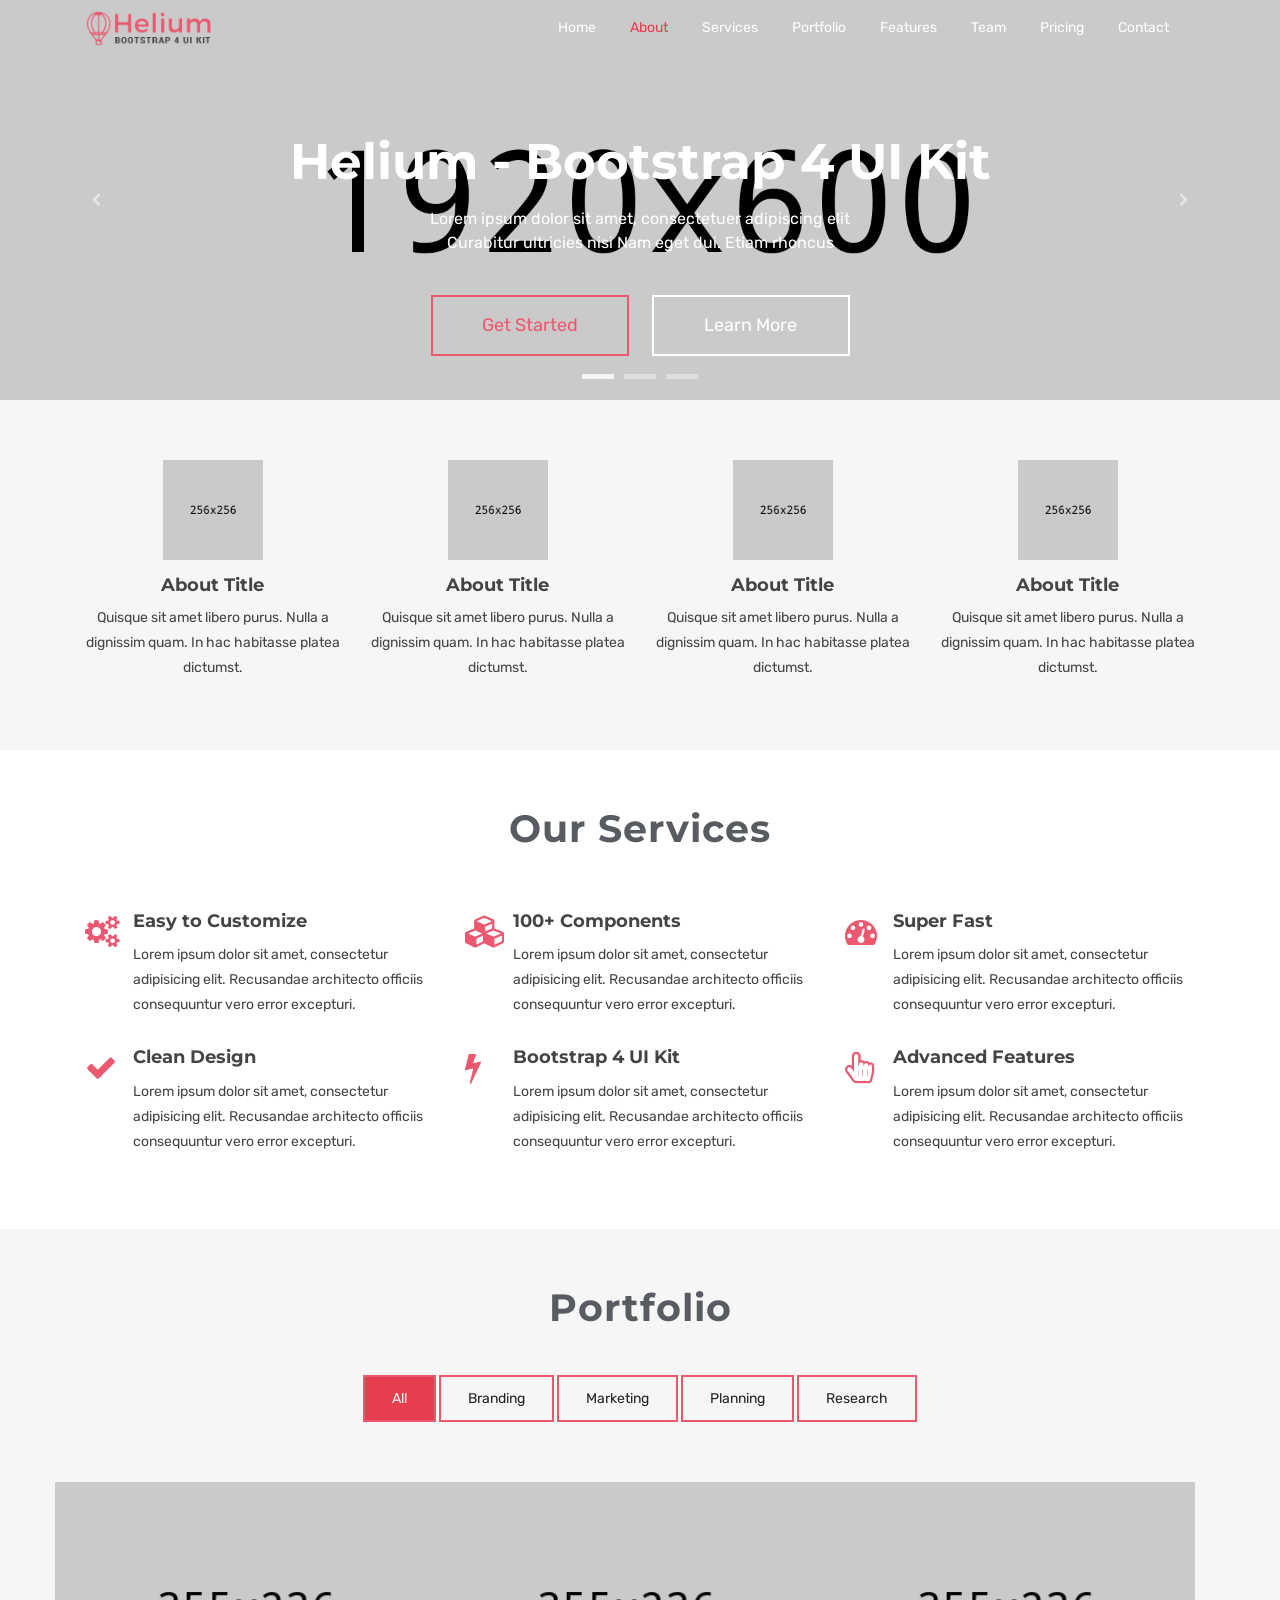
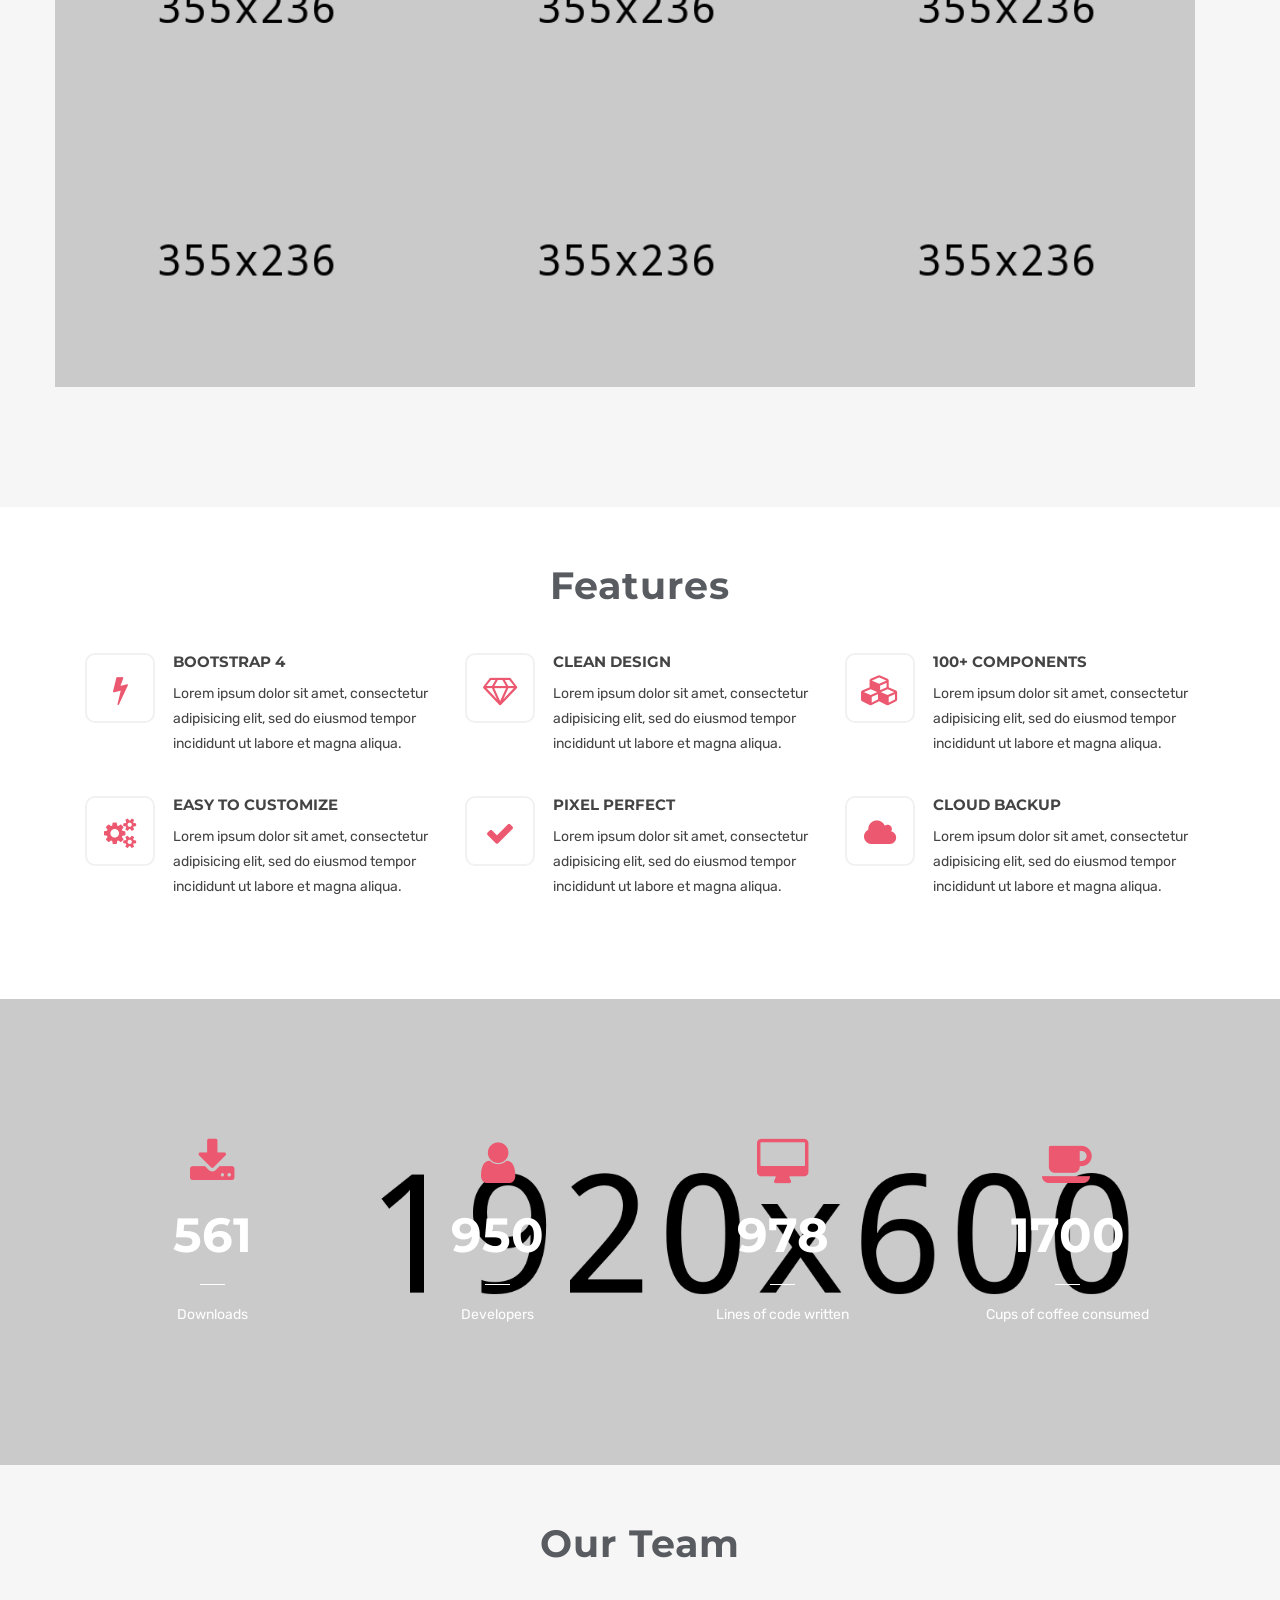
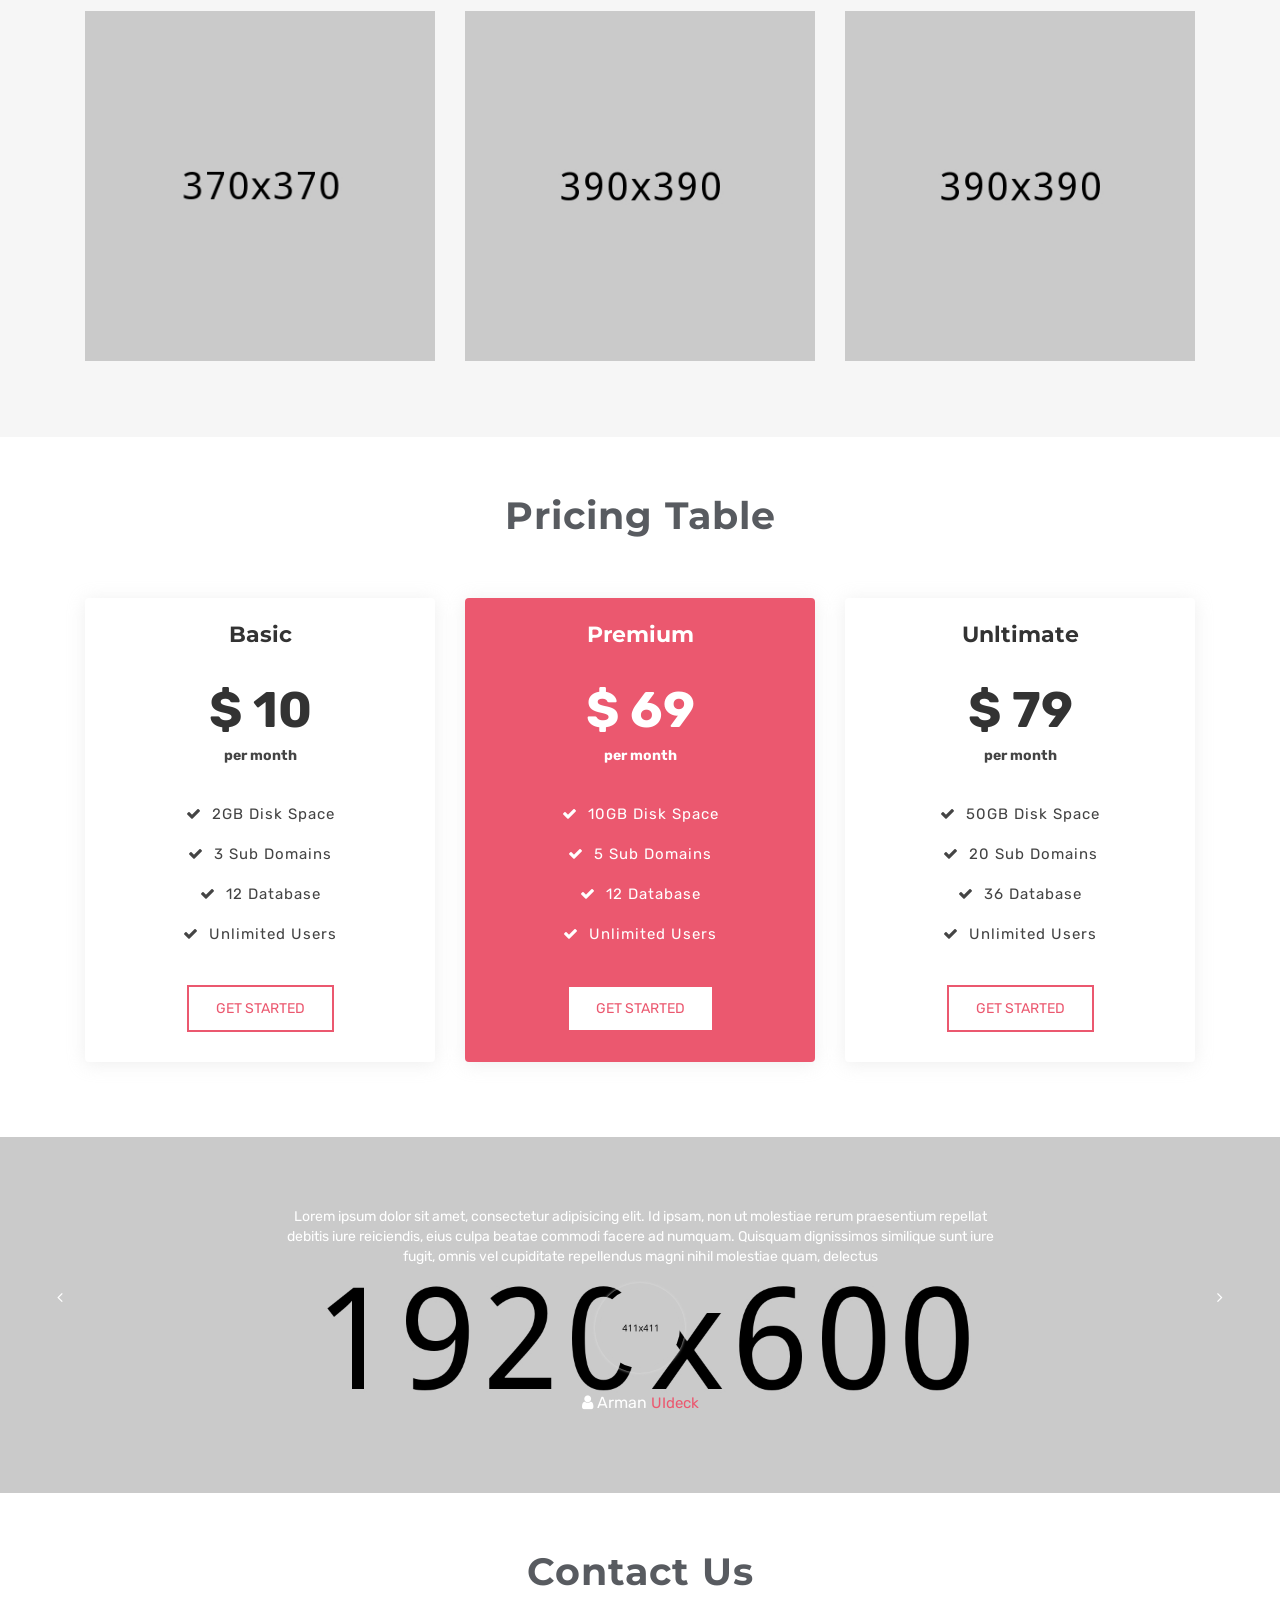
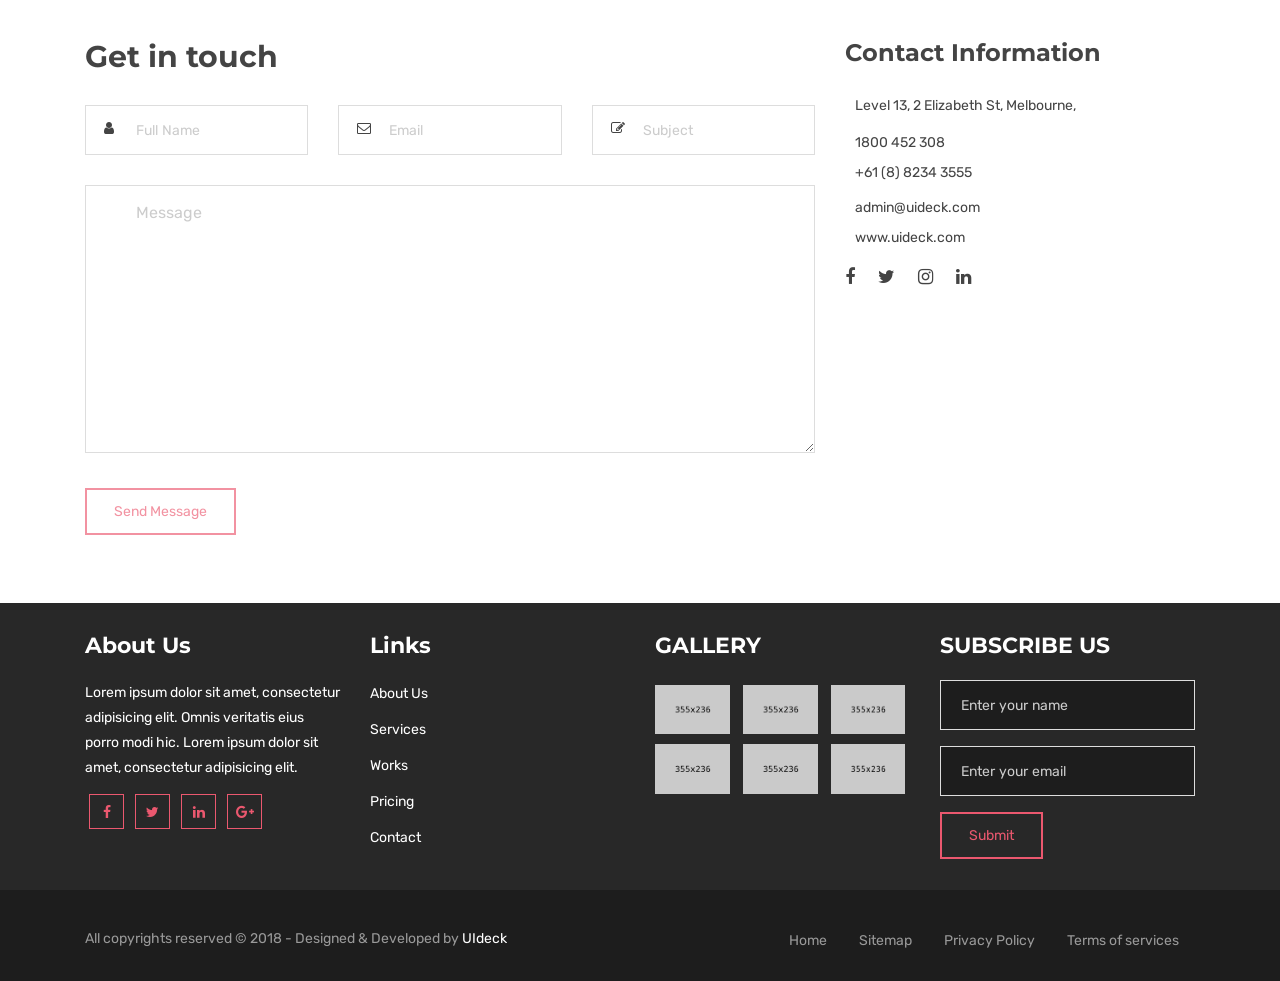
<file: WebContent/other/index.html>
<!DOCTYPE html>
<html lang="en">
  <head>
    <!-- Required meta tags -->
    <meta charset="utf-8">
    <meta name="viewport" content="width=device-width, initial-scale=1, shrink-to-fit=no">

    <title>Helium - Bootstrap 4 Onepage Template</title>

    <!-- Bootstrap CSS -->
    <link rel="stylesheet" type="text/css" href="css/bootstrap.min.css" >
    <!-- Font -->
    <link rel="stylesheet" type="text/css" href="css/font-awesome.min.css">
    <!-- Slicknav -->
    <link rel="stylesheet" type="text/css" href="css/slicknav.css">
    <!-- Owl carousel -->
    <link rel="stylesheet" type="text/css" href="css/owl.carousel.css">
    <link rel="stylesheet" type="text/css" href="css/owl.theme.css">
    <!-- Animate -->
    <link rel="stylesheet" type="text/css" href="css/animate.css">
    <!-- Main Style -->
    <link rel="stylesheet" type="text/css" href="css/main.css">
    <!-- Extras Style -->
    <link rel="stylesheet" type="text/css" href="css/extras.css">
    <!-- Responsive Style -->
    <link rel="stylesheet" type="text/css" href="css/responsive.css">

  </head>
  <body>

    <!-- Header Area wrapper Starts -->
    <header id="header-wrap">
      <!-- Navbar Start -->
      <nav class="navbar navbar-expand-lg fixed-top scrolling-navbar indigo">
        <div class="container">
          <!-- Brand and toggle get grouped for better mobile display -->
          <div class="navbar-header">
            <button class="navbar-toggler" type="button" data-toggle="collapse" data-target="#main-navbar" aria-controls="main-navbar" aria-expanded="false" aria-label="Toggle navigation">
              <span class="navbar-toggler-icon"></span>
              <span class="icon-menu"></span>
              <span class="icon-menu"></span>
              <span class="icon-menu"></span>
            </button>
            <a href="index.html" class="navbar-brand"><img src="img/logo.png" alt=""></a>
          </div>
          <div class="collapse navbar-collapse" id="main-navbar">
            <ul class="navbar-nav mr-auto w-100 justify-content-end clearfix">
              <li class="nav-item active">
                <a class="nav-link" href="#sliders">
                  Home
                </a>
              </li>
              <li class="nav-item">
                <a class="nav-link" href="#about">
                  About
                </a>
              </li>
              <li class="nav-item">
                <a class="nav-link" href="#services">
                  Services
                </a>
              </li>
              <li class="nav-item">
                <a class="nav-link" href="#portfolio">
                  Portfolio
                </a>
              </li>
              <li class="nav-item">
                <a class="nav-link" href="#feature">
                  Features
                </a>
              </li>
              <li class="nav-item">
                <a class="nav-link" href="#team">
                  Team
                </a>
              </li>
              <li class="nav-item">
                <a class="nav-link" href="#pricing">
                  Pricing
                </a>
              </li>
              <li class="nav-item">
                <a class="nav-link" href="#contact">
                  Contact
                </a>
              </li>
            </ul>
          </div>
        </div>

        <!-- Mobile Menu Start -->
        <ul class="mobile-menu navbar-nav">
          <li>
            <a class="page-scroll" href="#sliders">
              Home
            </a>
          </li>
          <li>
            <a class="page-scroll" href="#about">
              About
            </a>
          </li>
          <li>
            <a class="page-scroll" href="#services">
              Services
            </a>
          </li>
          <li>
            <a class="page-scroll" href="#portfolio">
              Portfolio
            </a>
          </li>
          <li>
            <a class="page-scroll" href="#feature">
              Features
            </a>
          </li>
          <li>
            <a class="page-scroll" href="#team">
              Team
            </a>
          </li>
          <li>
            <a class="page-scroll" href="#pricing">
              Pricing
            </a>
          </li>
          <li>
            <a class="page-scroll" href="#contact">
              Contact
            </a>
          </li>
        </ul>
        <!-- Mobile Menu End -->

      </nav>
      <!-- Navbar End -->

      <!-- sliders -->
      <div id="sliders">
        <div class="full-width">
          <!-- light slider -->
          <div id="light-slider" class="carousel slide">
            <div id="carousel-area">
              <div id="carousel-slider" class="carousel slide" data-ride="carousel">
                <ol class="carousel-indicators">
                  <li data-target="#carousel-slider" data-slide-to="0" class="active"></li>
                  <li data-target="#carousel-slider" data-slide-to="1"></li>
                  <li data-target="#carousel-slider" data-slide-to="2"></li>
                </ol>
                <div class="carousel-inner" role="listbox">
                  <div class="carousel-item active">
                    <img src="img/slider/bg-1.jpg" alt="">
                    <div class="carousel-caption">
                      <h3 class="slide-title animated fadeInDown"><span>Helium</span> - Bootstrap 4 UI Kit</h3>
                      <h5 class="slide-text animated fadeIn">Lorem ipsum dolor sit amet, consectetuer adipiscing elit<br> Curabitur ultricies nisi Nam eget dui. Etiam rhoncus</h5>
                      <a href="#" class="btn btn-lg btn-common animated fadeInUp">Get Started</a>
                      <a href="#" class="btn btn-lg btn-border animated fadeInUp">Learn More</a>
                    </div>
                  </div>
                  <div class="carousel-item">
                    <img src="img/slider/bg-2.jpg" alt="">
                    <div class="carousel-caption">
                      <h3 class="slide-title animated fadeInDown"><span>Cutting-edge</span> Features</h3>
                      <h5 class="slide-text animated fadeIn">Lorem ipsum dolor sit amet, consectetuer adipiscing elit<br> Curabitur ultricies nisi Nam eget dui. Etiam rhoncus</h5>
                      <a href="#" class="btn btn-lg btn-common animated fadeInUp">Download Now</a>
                    </div>
                  </div>
                  <div class="carousel-item">
                    <img src="img/slider/bg-3.jpg" alt="">
                    <div class="carousel-caption">
                      <h3 class="slide-title animated fadeInDown"><span>100+</span> UI Blocks & Components</h3>
                      <h5 class="slide-text animated fadeIn">Lorem ipsum dolor sit amet, consectetuer adipiscing elit<br> Curabitur ultricies nisi Nam eget dui. Etiam rhoncus</h5>
                      <a href="#" class="btn btn-lg btn-border animated fadeInUp">Get Started</a>
                      <a href="#" class="btn btn-lg btn-common animated fadeInUp">Download</a>
                    </div>
                  </div>
                </div>
                <a class="carousel-control-prev" href="#carousel-slider" role="button" data-slide="prev">
                  <i class="fa fa-chevron-left"></i>
                </a>
                <a class="carousel-control-next" href="#carousel-slider" role="button" data-slide="next">
                  <i class="fa fa-chevron-right"></i>
                </a>
              </div>
            </div>
          </div>
        </div>
      </div>
      <!-- End sliders -->

    </header>
    <!-- Header Area wrapper End -->

    <!-- About Section Start -->
    <div id="about" class="section-padding">
      <div class="container">
        <div class="row">
          <div class="col-lg-3 col-md-6 col-xs-12">
            <div class="about block text-center">
              <img src="img/about/img1.png" alt="">
              <h5><a href="#">About Title</a></h5>
              <p>Quisque sit amet libero purus. Nulla a dignissim quam. In hac habitasse platea dictumst.</p>
            </div>
          </div>
          <div class="col-lg-3 col-md-6 col-xs-12">
            <div class="about block text-center">
              <img src="img/about/img2.png" alt="">
              <h5><a href="#">About Title</a></h5>
              <p>Quisque sit amet libero purus. Nulla a dignissim quam. In hac habitasse platea dictumst.</p>
            </div>
          </div>
          <div class="col-lg-3 col-md-6 col-xs-12">
            <div class="about block text-center">
              <img src="img/about/img3.png" alt="">
              <h5><a href="#">About Title</a></h5>
              <p>Quisque sit amet libero purus. Nulla a dignissim quam. In hac habitasse platea dictumst.</p>
            </div>
          </div>
          <div class="col-lg-3 col-md-6 col-xs-12">
            <div class="about block text-center">
              <img src="img/about/img4.png" alt="">
              <h5><a href="#">About Title</a></h5>
              <p>Quisque sit amet libero purus. Nulla a dignissim quam. In hac habitasse platea dictumst.</p>
            </div>
          </div>
        </div>
      </div>
    </div>
    <!-- About Section End -->

    <!-- Services Section Start -->
    <section id="services" class="section-padding">
      <div class="container">
        <div class="row">
          <div class="col-md-12">
            <h2 class="section-title wow fadeInDown animated" data-wow-delay="0.3s">Our Services</h2>
          </div>
        </div>
        <div class="row">
          <!-- Start Service Icon 1 -->
          <div class="col-md-6 col-lg-4 col-xs-12">
            <div class="service-box">
              <div class="service-icon">
                <i class="fa fa-cogs"></i>
              </div>
              <div class="service-content">
                <h4><a href="#">Easy to Customize</a></h4>
                <p>
                  Lorem ipsum dolor sit amet, consectetur adipisicing elit. Recusandae architecto officiis consequuntur vero error excepturi.
                </p>
              </div>
            </div>
          </div>
          <!-- End Service Icon 1 -->

          <!-- Start Service Icon 2 -->
          <div class="col-md-6 col-lg-4 col-xs-12">
            <div class="service-box">
              <div class="service-icon">
                <i class="fa fa-cubes"></i>
              </div>
              <div class="service-content">
                <h4><a href="#">100+ Components</a></h4>
                <p>
                  Lorem ipsum dolor sit amet, consectetur adipisicing elit. Recusandae architecto officiis consequuntur vero error excepturi.
                </p>
              </div>
            </div>
          </div>
          <!-- End Service Icon 2 -->

          <!-- Start Service Icon 3 -->
          <div class="col-md-6 col-lg-4 col-xs-12">
            <div class="service-box">
              <div class="service-icon">
                <i class="fa fa-tachometer"></i>
              </div>
              <div class="service-content">
                <h4><a href="#">Super Fast</a></h4>
                <p>
                  Lorem ipsum dolor sit amet, consectetur adipisicing elit. Recusandae architecto officiis consequuntur vero error excepturi.
                </p>
              </div>
            </div>
          </div>
          <!-- End Service Icon 3 -->

          <!-- Start Service Icon 4 -->
          <div class="col-md-6 col-lg-4 col-xs-12">
            <div class="service-box">
              <div class="service-icon">
                <i class="fa fa-check"></i>
              </div>
              <div class="service-content">
                <h4><a href="#">Clean Design</a></h4>
                <p>
                  Lorem ipsum dolor sit amet, consectetur adipisicing elit. Recusandae architecto officiis consequuntur vero error excepturi.
                </p>
              </div>
            </div>
          </div>
          <!-- End Service Icon 4 -->

          <!-- Start Service Icon 5 -->
          <div class="col-md-6 col-lg-4 col-xs-12">
            <div class="service-box">
              <div class="service-icon">
                <i class="fa fa-flash"></i>
              </div>
              <div class="service-content">
                <h4><a href="#">Bootstrap 4 UI Kit</a></h4>
                <p>
                  Lorem ipsum dolor sit amet, consectetur adipisicing elit. Recusandae architecto officiis consequuntur vero error excepturi.
                </p>
              </div>
            </div>
          </div>
          <!-- End Service Icon 5 -->
          
          <!-- Start Service Icon 6 -->
          <div class="col-md-6 col-lg-4 col-xs-12">
            <div class="service-box">
              <div class="service-icon">
                <i class="fa fa-hand-pointer-o"></i>
              </div>
              <div class="service-content">
                <h4><a href="#">Advanced Features</a></h4>
                <p>
                  Lorem ipsum dolor sit amet, consectetur adipisicing elit. Recusandae architecto officiis consequuntur vero error excepturi.
                </p>
              </div>
            </div>
          </div>
          <!-- End Service Icon 6 -->
        </div>
      </div>
    </section>
    <!-- Services Section End -->

    <!-- Portfolio Section -->
    <section id="portfolio" class="section-padding">
      <!-- Container Starts -->
      <div class="container">
        <div class="row">
          <div class="col-md-12">
            <h2 class="section-title wow fadeInDown animated" data-wow-delay="0.3s">Portfolio</h2>
          </div>
        </div>
        <div class="row">
          <div class="col-lg-12 col-md-12">
            <!-- Portfolio Controller/Buttons -->
            <div class="controls text-center wow fadeInUpQuick" data-wow-delay=".6s">
              <a class="filter active btn btn-common" data-filter="all">
                All 
              </a>
              <a class="filter btn btn-common" data-filter=".branding">
                Branding 
              </a>
              <a class="filter btn btn-common" data-filter=".marketing">
                Marketing
              </a>
              <a class="filter btn btn-common" data-filter=".planning">
                Planning 
              </a>
              <a class="filter btn btn-common" data-filter=".research">
                Research 
              </a>
            </div>
            <!-- Portfolio Controller/Buttons Ends-->
          </div>

          <!-- Portfolio Recent Projects -->
          <div id="portfolio" class="row wow fadeInUpQuick" data-wow-delay="0.8s">
            <div class="col-lg-4 col-md-6 col-xs-12 mix marketing planning">
              <div class="portfolio-item">
                <div class="portfolio-img">
                  <img src="img/portfolio/img1.jpg" alt="" />
                </div>
                <div class="portfoli-content">
                  <div class="sup-desc-wrap">
                    <div class="sup-desc-inner">
                      <div class="sup-link">
                        <a class="left-link" href="#"><i class="fa fa-link"></i></a>
                        <a class="right-link" href="#"><i class="fa fa-heart"></i></a>
                      </div>
                      <div class="sup-meta-wrap">
                        <a class="sup-title" href="#">
                          <h4>TITLE HERE</h4>
                        </a>
                        <p class="sup-description">Lorem ipsum dolor sit amet, consectetur adipisicing elit. Sapiente vel quisquam.</p>
                      </div>
                    </div>
                  </div>
                </div>
              </div>
            </div>
            <div class="col-lg-4 col-md-6 col-xs-12 mix branding planning">
              <div class="portfolio-item">
                <div class="portfolio-img">
                  <img src="img/portfolio/img2.jpg" alt="" />
                </div>
                <div class="portfoli-content">
                  <div class="sup-desc-wrap">
                    <div class="sup-desc-inner">
                      <div class="sup-link">
                        <a class="left-link" href="#"><i class="fa fa-link"></i></a>
                        <a class="right-link" href="#"><i class="fa fa-heart"></i></a>
                      </div>
                      <div class="sup-meta-wrap">
                        <a class="sup-title" href="#">
                          <h4>TITLE HERE</h4>
                        </a>
                        <p class="sup-description">Lorem ipsum dolor sit amet, consectetur adipisicing elit. Sapiente vel quisquam.</p>
                      </div>
                    </div>
                  </div>
                </div>
              </div>
            </div>
            <div class="col-lg-4 col-md-6 col-xs-12 mix branding research">
              <div class="portfolio-item">
                <div class="portfolio-img">
                  <img src="img/portfolio/img3.jpg" alt="" />
                </div>
                <div class="portfoli-content">
                  <div class="sup-desc-wrap">
                    <div class="sup-desc-inner">
                      <div class="sup-link">
                        <a class="left-link" href="#"><i class="fa fa-link"></i></a>
                        <a class="right-link" href="#"><i class="fa fa-heart"></i></a>
                      </div>
                      <div class="sup-meta-wrap">
                        <a class="sup-title" href="#">
                          <h4>TITLE HERE</h4>
                        </a>
                        <p class="sup-description">Lorem ipsum dolor sit amet, consectetur adipisicing elit. Sapiente vel quisquam.</p>
                      </div>
                    </div>
                  </div>
                </div>
              </div>
            </div>
            <div class="col-lg-4 col-md-6 col-xs-12 mix marketing research">
              <div class="portfolio-item">
                <div class="portfolio-img">
                  <img src="img/portfolio/img4.jpg" alt="" />
                </div>
                <div class="portfoli-content">
                  <div class="sup-desc-wrap">
                    <div class="sup-desc-inner">
                      <div class="sup-link">
                        <a class="left-link" href="#"><i class="fa fa-link"></i></a>
                        <a class="right-link" href="#"><i class="fa fa-heart"></i></a>
                      </div>
                      <div class="sup-meta-wrap">
                        <a class="sup-title" href="#">
                          <h4>TITLE HERE</h4>
                        </a>
                        <p class="sup-description">Lorem ipsum dolor sit amet, consectetur adipisicing elit. Sapiente vel quisquam.</p>
                      </div>
                    </div>
                  </div>
                </div>
              </div>
            </div>
            <div class="col-lg-4 col-md-6 col-xs-12 mix marketing planning">
              <div class="portfolio-item">
                <div class="portfolio-img">
                  <img src="img/portfolio/img5.jpg" alt="" />
                </div>
                <div class="portfoli-content">
                  <div class="sup-desc-wrap">
                    <div class="sup-desc-inner">
                      <div class="sup-link">
                        <a class="left-link" href="#"><i class="fa fa-link"></i></a>
                        <a class="right-link" href="#"><i class="fa fa-heart"></i></a>
                      </div>
                      <div class="sup-meta-wrap">
                        <a class="sup-title" href="#">
                          <h4>TITLE HERE</h4>
                        </a>
                        <p class="sup-description">Lorem ipsum dolor sit amet, consectetur adipisicing elit. Sapiente vel quisquam.</p>
                      </div>
                    </div>
                  </div>
                </div>
              </div>
            </div>
            <div class="col-lg-4 col-md-6 col-xs-12 mix planning research">
              <div class="portfolio-item">
                <div class="portfolio-img">
                  <img src="img/portfolio/img6.jpg" alt="" />
                </div>
                <div class="portfoli-content">
                  <div class="sup-desc-wrap">
                    <div class="sup-desc-inner">
                      <div class="sup-link">
                        <a class="left-link" href="#"><i class="fa fa-link"></i></a>
                        <a class="right-link" href="#"><i class="fa fa-heart"></i></a>
                      </div>
                      <div class="sup-meta-wrap">
                        <a class="sup-title" href="#">
                          <h4>TITLE HERE</h4>
                        </a>
                        <p class="sup-description">Lorem ipsum dolor sit amet, consectetur adipisicing elit. Sapiente vel quisquam.</p>
                      </div>
                    </div>
                  </div>
                </div>
              </div>
            </div>
          </div>
        </div>
      </div>
      <!-- Container Ends -->
    </section>
    <!-- Portfolio Section Ends -->

     <!-- Feature Section Start -->
    <div id="feature" class="section-padding">
      <div class="container">
        <div class="row">
          <div class="col-md-12">
            <h2 class="section-title wow fadeInDown animated" data-wow-delay="0.3s">Features</h2>
          </div>
        </div>
        <div class="row">
          <!-- Start featured -->
          <div class="col-lg-4 col-md-6 col-xs-12">
            <div class="featured-box-item">
              <div class="featured-icon">
                <i class="fa fa-bolt"></i>
              </div>
              <div class="featured-content">
                <h4>Bootstrap 4</h4>
                <p>Lorem ipsum dolor sit amet, consectetur adipisicing elit, sed do eiusmod tempor incididunt ut labore et magna aliqua.</p>
              </div>
            </div>
          </div>
          <!-- End featured -->
          
          <!-- Start featured -->
          <div class="col-lg-4 col-md-6 col-xs-12">
            <div class="featured-box-item">
              <div class="featured-icon">
                <i class="fa fa-diamond"></i>
              </div>
              <div class="featured-content">
                <h4>Clean Design</h4>
                <p>Lorem ipsum dolor sit amet, consectetur adipisicing elit, sed do eiusmod tempor incididunt ut labore et magna aliqua.</p>
              </div>
            </div>
          </div>
          <!-- End featured -->

          <!-- Start featured -->
          <div class="col-lg-4 col-md-6 col-xs-12">
            <div class="featured-box-item">
              <div class="featured-icon">
                <i class="fa fa-cubes"></i>
              </div>
              <div class="featured-content">
                <h4>100+ Components</h4>
                <p>Lorem ipsum dolor sit amet, consectetur adipisicing elit, sed do eiusmod tempor incididunt ut labore et magna aliqua.</p>
              </div>
            </div>
          </div>
          <!-- End featured -->

          <!-- Start featured -->
          <div class="col-lg-4 col-md-6 col-xs-12">
            <div class="featured-box-item">
              <div class="featured-icon">
                <i class="fa fa-cogs"></i>
              </div>
              <div class="featured-content">
                <h4>Easy to Customize</h4>
                <p>Lorem ipsum dolor sit amet, consectetur adipisicing elit, sed do eiusmod tempor incididunt ut labore et magna aliqua.</p>
              </div>
            </div>
          </div>
          <!-- End featured -->

          <!-- Start featured -->
          <div class="col-lg-4 col-md-6 col-xs-12">
            <div class="featured-box-item">
              <div class="featured-icon">
                <i class="fa fa-check"></i>
              </div>
              <div class="featured-content">
                <h4>Pixel Perfect</h4>
                <p>Lorem ipsum dolor sit amet, consectetur adipisicing elit, sed do eiusmod tempor incididunt ut labore et magna aliqua.</p>
              </div>
            </div>
          </div>
          <!-- End featured -->

          <!-- Start featured -->
          <div class="col-lg-4 col-md-6 col-xs-12">
            <div class="featured-box-item">
              <div class="featured-icon">
                <i class="fa fa-cloud"></i>
              </div>
              <div class="featured-content">
                <h4>Cloud Backup</h4>
                <p>Lorem ipsum dolor sit amet, consectetur adipisicing elit, sed do eiusmod tempor incididunt ut labore et magna aliqua.</p>
              </div>
            </div>
          </div>
          <!-- End featured -->
        </div>
      </div>
    </div>
    <!-- Feature Section End -->

    <!-- facts Section Start -->
    <div id="counter">
      <div class="container">
        <div class="row count-to-sec">
          <div class="col-lg-3 col-md-6 col-xs-12 count-one">
            <span class="icon"><i class="fa fa-download"> </i></span>
            <h3 class="timer count-value" data-to="561" data-speed="1000">561</h3>
            <hr class="width25-divider">
            <small class="count-title">Downloads</small>
          </div>

          <div class="col-lg-3 col-md-6 col-xs-12 count-one">
            <span class="icon"><i class="fa fa-user"> </i></span>
            <h3 class="timer count-value" data-to="950" data-speed="1000">950</h3>
            <hr class="width25-divider">
            <small class="count-title">Developers</small>
          </div>

          <div class="col-lg-3 col-md-6 col-xs-12 count-one">
            <span class="icon"><i class="fa fa-desktop"> </i></span>
            <h3 class="timer count-value" data-to="978" data-speed="1000">978</h3>
            <hr class="width25-divider">
            <small class="count-title">Lines of code written</small>
          </div>

          <div class="col-lg-3 col-md-6 col-xs-12 count-one">
            <span class="icon"><i class="fa fa-coffee"> </i></span>
            <h3 class="timer count-value" data-to="1700" data-speed="1000">1700</h3>
            <hr class="width25-divider">
            <small class="count-title">Cups of coffee consumed</small>
          </div>
        </div>
      </div>
    </div>
    <!-- facts Section End -->
    
    <!-- Team Section Start -->
    <div id="team" class="team-members-tow section-padding">
      <div class="container">
        <div class="row">
          <div class="col-md-12">
            <h2 class="section-title wow fadeInDown animated" data-wow-delay="0.3s">Our Team</h2>
          </div>
        </div>
        <div class="row">
          <div class="col-lg-4 col-md-6 col-xs-12">
            <!-- Team Item Starts -->
            <figure>
              <img src="img/team/team-05.jpg" alt="">
              <div class="image-overlay">
                <div class="overlay-text text-center">
                  <div class="info-text">
                    <strong>Melody Clark</strong>
                    <span>UX Specialist</span>
                  </div>
                  <hr class="small-divider">
                  <ul class="social-icons">
                    <li><a href="#"><i class="fa fa-facebook" aria-hidden="true"></i></a></li>
                    <li><a href="#"><i class="fa fa-twitter" aria-hidden="true"></i></a></li>
                    <li><a href="#"><i class="fa fa-instagram" aria-hidden="true"></i></a></li>
                  </ul>
                </div>
              </div>
            </figure>
            <!-- Team Item Ends -->
          </div>
          <div class="col-lg-4 col-md-6 col-xs-12">
            <!-- Team Item Starts -->
            <figure>
              <img src="img/team/team-06.jpg" alt="">
              <div class="image-overlay">
                <div class="overlay-text text-center">
                  <div class="info-text">
                    <strong>Danny Burton</strong>
                    <span>Senior Designer</span>
                  </div>
                  <hr class="small-divider">
                  <ul class="social-icons">
                    <li><a href="#"><i class="fa fa-facebook" aria-hidden="true"></i></a></li>
                    <li><a href="#"><i class="fa fa-twitter" aria-hidden="true"></i></a></li>
                    <li><a href="#"><i class="fa fa-instagram" aria-hidden="true"></i></a></li>
                  </ul>
                </div>
              </div>
            </figure>
            <!-- Team Item Ends -->
          </div>

          <div class="col-lg-4 col-md-6 col-xs-12">
            <!-- Team Item Starts -->
            <figure>
              <img src="img/team/team-07.jpg" alt="">
              <div class="image-overlay">
                <div class="overlay-text text-center">
                  <div class="info-text">
                    <strong>Elizabeth Jones</strong>
                    <span>Art Director</span>
                  </div>
                  <hr class="small-divider">
                  <ul class="social-icons">
                    <li><a href="#"><i class="fa fa-facebook" aria-hidden="true"></i></a></li>
                    <li><a href="#"><i class="fa fa-twitter" aria-hidden="true"></i></a></li>
                    <li><a href="#"><i class="fa fa-instagram" aria-hidden="true"></i></a></li>
                  </ul>
                </div>
              </div>
            </figure>
            <!-- Team Item Ends -->
          </div>
        </div>
      </div>
    </div>
    <!-- Team Section End -->

    <!-- Pricing section Start --> 
    <section id="pricing" class="section-padding">
      <div class="container">
        <div class="row">
          <div class="col-md-12">
            <h2 class="section-title wow fadeInDown animated" data-wow-delay="0.3s">Pricing Table</h2>
          </div>
        </div>
        <div class="row">
          <div class="col-lg-4 col-md-6 col-xs-12">
            <div class="pricing-table-item">
              <div class="plan-name">
                <h3>Basic</h3>
              </div>
              <div class="plan-price">
                <div class="price-value">$ 10</div>
                <div class="interval">per month</div>
              </div>
              <div class="plan-list">
                <ul>
                  <li><i class="fa fa-check"></i>2GB Disk Space</li>
                  <li><i class="fa fa-check"></i>3 Sub Domains</li>
                  <li><i class="fa fa-check"></i>12 Database</li>
                  <li><i class="fa fa-check"></i>Unlimited Users</li>
                </ul>
              </div>
              <div class="plan-signup">
                <a href="#" class="btn btn-common">Get Started</a>
              </div>
            </div>
          </div>

          <div class="col-lg-4 col-md-6 col-xs-12">
            <div class="pricing-table-item table-active">
              <div class="plan-name">
                <h3>Premium</h3>
              </div>
              <div class="plan-price">
                <div class="price-value">$ 69 </div>
                <div class="interval">per month</div>
              </div>
              <div class="plan-list">
                <ul>
                  <li><i class="fa fa-check"></i>10GB Disk Space</li>
                  <li><i class="fa fa-check"></i>5 Sub Domains</li>
                  <li><i class="fa fa-check"></i>12 Database</li>
                  <li><i class="fa fa-check"></i>Unlimited Users</li>
                </ul>
              </div>
              <div class="plan-signup">
                <a href="#" class="btn btn-common">Get Started</a>
              </div>
            </div>
          </div>

          <div class="col-lg-4 col-md-6 col-xs-12">
            <div class="pricing-table-item">
              <div class="plan-name">
                <h3>Unltimate</h3>
              </div>
              <div class="plan-price">
                <div class="price-value">$ 79 </div>
                <div class="interval">per month</div>
              </div>
              <div class="plan-list">
                <ul>
                  <li><i class="fa fa-check"></i>50GB Disk Space</li>
                  <li><i class="fa fa-check"></i>20 Sub Domains</li>
                  <li><i class="fa fa-check"></i>36 Database</li>
                  <li><i class="fa fa-check"></i>Unlimited Users</li>
                </ul>
              </div>
              <div class="plan-signup">
                <a href="#" class="btn btn-common">Get Started</a>
              </div>
            </div>
          </div>
        </div>
      </div>
    </section>
    <!-- Pricing Table Section End -->

    <!-- Single testimonial Start -->
    <div class="single-testimonial-area">
      <div class="container">
        <div id="single-testimonial-item" class="owl-carousel">
          <!-- Single testimonial Item -->
          <div class="item">
            <div class="row justify-content-md-center">
              <div class="col-lg-8 col-md-12 col-xs-12 col-md-auto">
                <div class="testimonial-inner text-md-center">
                  <blockquote>
                    Lorem ipsum dolor sit amet, consectetur adipisicing elit. Id ipsam, non ut molestiae rerum praesentium repellat debitis iure reiciendis, eius culpa beatae commodi facere ad numquam. Quisquam dignissimos similique sunt iure fugit, omnis vel cupiditate repellendus magni nihil molestiae quam, delectus
                  </blockquote>
                  <div class="testimonial-images">
                    <img class="img-circle text-md-center" src="img/testimonial/img1.jpg" alt="">
                  </div>
                  <div class="testimonial-footer">
                    <i class="fa fa-user"></i> Arman
                    <a href="#"> UIdeck</a>
                  </div>
                </div>
              </div>
            </div>
          </div>

          <!-- Single testimonial Item -->
          <div class="item">
            <div class="row justify-content-md-center">
              <div class="col-lg-8 col-md-12 col-xs-12 col-md-auto">
                <div class="testimonial-inner text-md-center">
                  <blockquote>
                    Lorem ipsum dolor sit amet, consectetur adipisicing elit. Id ipsam, non ut molestiae rerum praesentium repellat debitis iure reiciendis, eius culpa beatae commodi facere ad numquam. Quisquam dignissimos similique sunt iure fugit, omnis vel cupiditate repellendus magni nihil molestiae quam, delectus
                  </blockquote>
                  <div class="testimonial-images">
                    <img class="img-circle text-md-center" src="img/testimonial/img2.jpg" alt="">
                  </div>
                  <div class="testimonial-footer">
                    <i class="fa fa-user"></i> Jeniffer
                    <a href="#"> GrayGrids</a>
                  </div>
                </div>
              </div>
            </div>
          </div>

          <!-- Single testimonial Item -->
          <div class="item">
            <div class="row justify-content-md-center">
              <div class="col-lg-8 col-md-12 col-xs-12 col-md-auto">
                <div class="testimonial-inner text-md-center">
                  <blockquote>
                    Lorem ipsum dolor sit amet, consectetur adipisicing elit. Id ipsam, non ut molestiae rerum praesentium repellat debitis iure reiciendis, eius culpa beatae commodi facere ad numquam. Quisquam dignissimos similique sunt iure fugit, omnis vel cupiditate repellendus magni nihil molestiae quam, delectus
                  </blockquote>
                  <div class="testimonial-images">
                    <img class="img-circle text-md-center" src="img/testimonial/img3.jpg" alt="">
                  </div>
                  <div class="testimonial-footer">
                    <i class="fa fa-user"></i> Elon Musk<a href="#"> Tesla</a>
                  </div>
                </div>
              </div>
            </div>
          </div>
        </div>
      </div>
    </div>
    <!-- end -->

    <!-- Contact Form Section Start -->
    <section id="contact" class="contact-form section-padding">
      <div class="container">
        <div class="row">
          <div class="col-md-12">
            <h2 class="section-title wow fadeInDown animated" data-wow-delay="0.3s">Contact Us</h2>
          </div>
        </div>
        <div class="row">
          <div class="col-lg-8 col-md-6 col-xs-12">
            <h3 class="title-head text-left">Get in touch</h3>
            <form class="contact-form" data-toggle="validator">
              <div class="row">
                <div class="col-lg-4 col-md-12 col-xs-12">
                  <div class="form-group">
                    <i class="contact-icon fa fa-user"></i>
                    <input type="text" class="form-control" id="name" placeholder="Full Name" required data-error="Please enter your name">
                    <div class="help-block with-errors"></div>
                  </div>
                </div>
                <div class="col-lg-4 col-md-12 col-xs-12">
                  <div class="form-group">
                    <i class="contact-icon fa fa-envelope-o"></i>
                    <input type="email" class="form-control" id="email" placeholder="Email" required data-error="Please enter your email">
                    <div class="help-block with-errors"></div>
                  </div>
                </div>
                <div class="col-lg-4 col-md-12 col-xs-12">
                  <div class="form-group">
                    <i class="contact-icon fa fa-pencil-square-o"></i>
                    <input type="text" class="form-control" id="subject" placeholder="Subject" required data-error="Please enter your Subject">
                    <div class="help-block with-errors"></div>
                  </div>
                </div>
                <div class="col-lg-12 col-md-12 col-xs-12">
                  <textarea class="form-control" id="message" rows="4" placeholder="Message" required data-error="Please enter your message"></textarea>
                  <div class="help-block with-errors"></div>
                  <button type="submit" id="form-submit" class="btn btn-common btn-form-submit">Send Message</button>
                  <div id="msgSubmit" class="h3 text-center hidden"></div>
                  <div class="clearfix"></div>
                </div>
              </div>
            </form>
          </div>

          <div class="col-lg-4 col-md-6 col-xs-12">
            <h4 class="contact-info-title text-left">Contact Information</h4>
            <div class="contact-info">
              <address>
              <i class="lni-map-marker icons cyan-color contact-info-icon"></i>
              Level 13, 2 Elizabeth St, Melbourne,
            </address>
              <div class="tel-info">
                <a href="tel:1800452308"><i class="lni-mobile icons cyan-color contact-info-icon"></i>1800 452 308</a>
                <a href="tel:+61(8)82343555"><i class="lni-phone icons cyan-color contact-info-icon"></i>+61 (8) 8234 3555</a>
              </div>
              <a href="mailto:hello@spiritapp.com"><i class="lni-envelope icons cyan-color contact-info-icon"></i>admin@uideck.com</a>
              <a href="#"><i class="lni-tab icons cyan-color contact-info-icon"></i>www.uideck.com</a>
              <ul class="social-links">
                <li>
                  <a href="#" class="fa fa-facebook"></a>
                </li>
                <li>
                  <a href="#" class="fa fa-twitter"></a>
                </li>
                <li>
                  <a href="#" class="fa fa-instagram"></a>
                </li>
                <li>
                  <a href="#" class="fa fa-linkedin"></a>
                </li>
              </ul>
            </div>
          </div>
        </div>
      </div>
    </section>
    <!-- Contact Form Section End -->

	  <!-- Footer Section -->
    <footer class="footer">
      <!-- Container Starts -->
      <div class="container">
        <!-- Row Starts -->
        <div class="row section">
          <!-- Footer Widget Starts -->
          <div class="footer-widget col-lg-3 col-md-6 col-xs-12 wow fadeIn">
            <h3 class="small-title">
              About Us
            </h3>
            <p>
              Lorem ipsum dolor sit amet, consectetur adipisicing elit. Omnis veritatis eius porro modi hic. Lorem ipsum dolor sit amet, consectetur adipisicing elit.
            </p>
            <div class="social-footer">
              <a href="#"><i class="fa fa-facebook icon-round"></i></a>
              <a href="#"><i class="fa fa-twitter icon-round"></i></a>
              <a href="#"><i class="fa fa-linkedin icon-round"></i></a>
              <a href="#"><i class="fa fa-google-plus icon-round"></i></a>
            </div>
          </div>
          <!-- Footer Widget Ends -->

          <!-- Footer Widget Starts -->
          <div class="footer-widget col-lg-3 col-md-6 col-xs-12 wow fadeIn" data-wow-delay=".2s">
            <h3 class="small-title">
              Links
            </h3>
            <ul class="menu">
              <li><a href="#">About Us</a></li>
              <li><a href="#">Services</a></li>
              <li><a href="#">Works</a></li>
              <li><a href="#">Pricing</a></li>
              <li><a href="#">Contact</a></li>
            </ul>
          </div>
          <!-- Footer Widget Ends -->

          <!-- Footer Widget Starts -->
          <div class="footer-widget col-lg-3 col-md-6 col-xs-12 wow fadeIn" data-wow-delay=".5s">
            <h3 class="small-title">
              GALLERY
            </h3>
            <div class="plain-flicker-gallery">
              <a href="#"><img src="img/flicker/img1.jpg" alt=""></a>
              <a href="#"><img src="img/flicker/img2.jpg" alt=""></a>
              <a href="#"><img src="img/flicker/img3.jpg" alt=""></a>
              <a href="#"><img src="img/flicker/img4.jpg" alt=""></a>
              <a href="#"><img src="img/flicker/img5.jpg" alt=""></a>
              <a href="#"><img src="img/flicker/img6.jpg" alt=""></a>
            </div>
          </div>
          <!-- Footer Widget Ends -->

          <!-- Footer Widget Starts -->
          <div class="footer-widget col-lg-3 col-md-6 col-xs-12 wow fadeIn" data-wow-delay=".8s">
            <h3 class="small-title">
              SUBSCRIBE US
            </h3>
            <div class="contact-us">
              <form>
                <div class="form-group">
                  <input type="text" class="form-control" id="exampleInputName2" placeholder="Enter your name">
                </div>
                <div class="form-group">
                  <input type="email" class="form-control" id="exampleInputEmail2" placeholder="Enter your email">
                </div>
                <button type="submit" class="btn btn-common">Submit</button>
              </form>
            </div>
          </div>
          <!-- Footer Widget Ends -->
        </div>
        <!-- Row Ends -->
      </div>
      <!-- Container Ends -->

      <!-- Copyright -->
      <div id="copyright">
        <div class="container">
          <div class="row">
            <div class="col-lg-6 col-md-6 col-xs-12">
              <p class="copyright-text">All copyrights reserved © 2018 - Designed &amp; Developed by <a rel="nofollow" href="https://uideck.com">UIdeck</a>
              </p>
            </div>
            <div class="col-lg-6 col-md-6 col-xs-12">
              <ul class="nav nav-inline  justify-content-end ">
                <li class="nav-item">
                  <a class="nav-link active" href="#">Home</a>
                </li>
                <li class="nav-item">
                  <a class="nav-link" href="#">Sitemap</a>
                </li>
                <li class="nav-item">
                  <a class="nav-link" href="#">Privacy Policy</a>
                </li>
                <li class="nav-item">
                  <a class="nav-link" href="#">Terms of services</a>
                </li>
              </ul>
            </div>
          </div>
        </div>
      </div>
      <!-- Copyright  End-->

    </footer>
    <!-- Footer Section End-->

    <!-- Go to Top Link -->
    <a href="#" class="back-to-top">
      <i class="fa fa-arrow-up"></i>
    </a>
    
    <!-- Preloader -->
    <div id="preloader">
      <div class="loader" id="loader-1"></div>
    </div>
    <!-- End Preloader -->
    
    <!-- jQuery first, then Popper.js, then Bootstrap JS -->
    <script src="js/jquery-min.js"></script>
    <script src="js/popper.min.js"></script>
    <script src="js/bootstrap.min.js"></script>
    <script src="js/owl.carousel.min.js"></script>
    <script src="js/jquery.mixitup.js"></script>
    <script src="js/jquery.countTo.js"></script>
    <script src="js/jquery.nav.js"></script>
    <script src="js/scrolling-nav.js"></script>
    <script src="js/jquery.easing.min.js"></script>
    <script src="js/jquery.slicknav.js"></script>
    <script src="js/form-validator.min.js"></script>
    <script src="js/contact-form-script.js"></script>
    <script src="js/main.js"></script>
      
  </body>
</html>
</file>
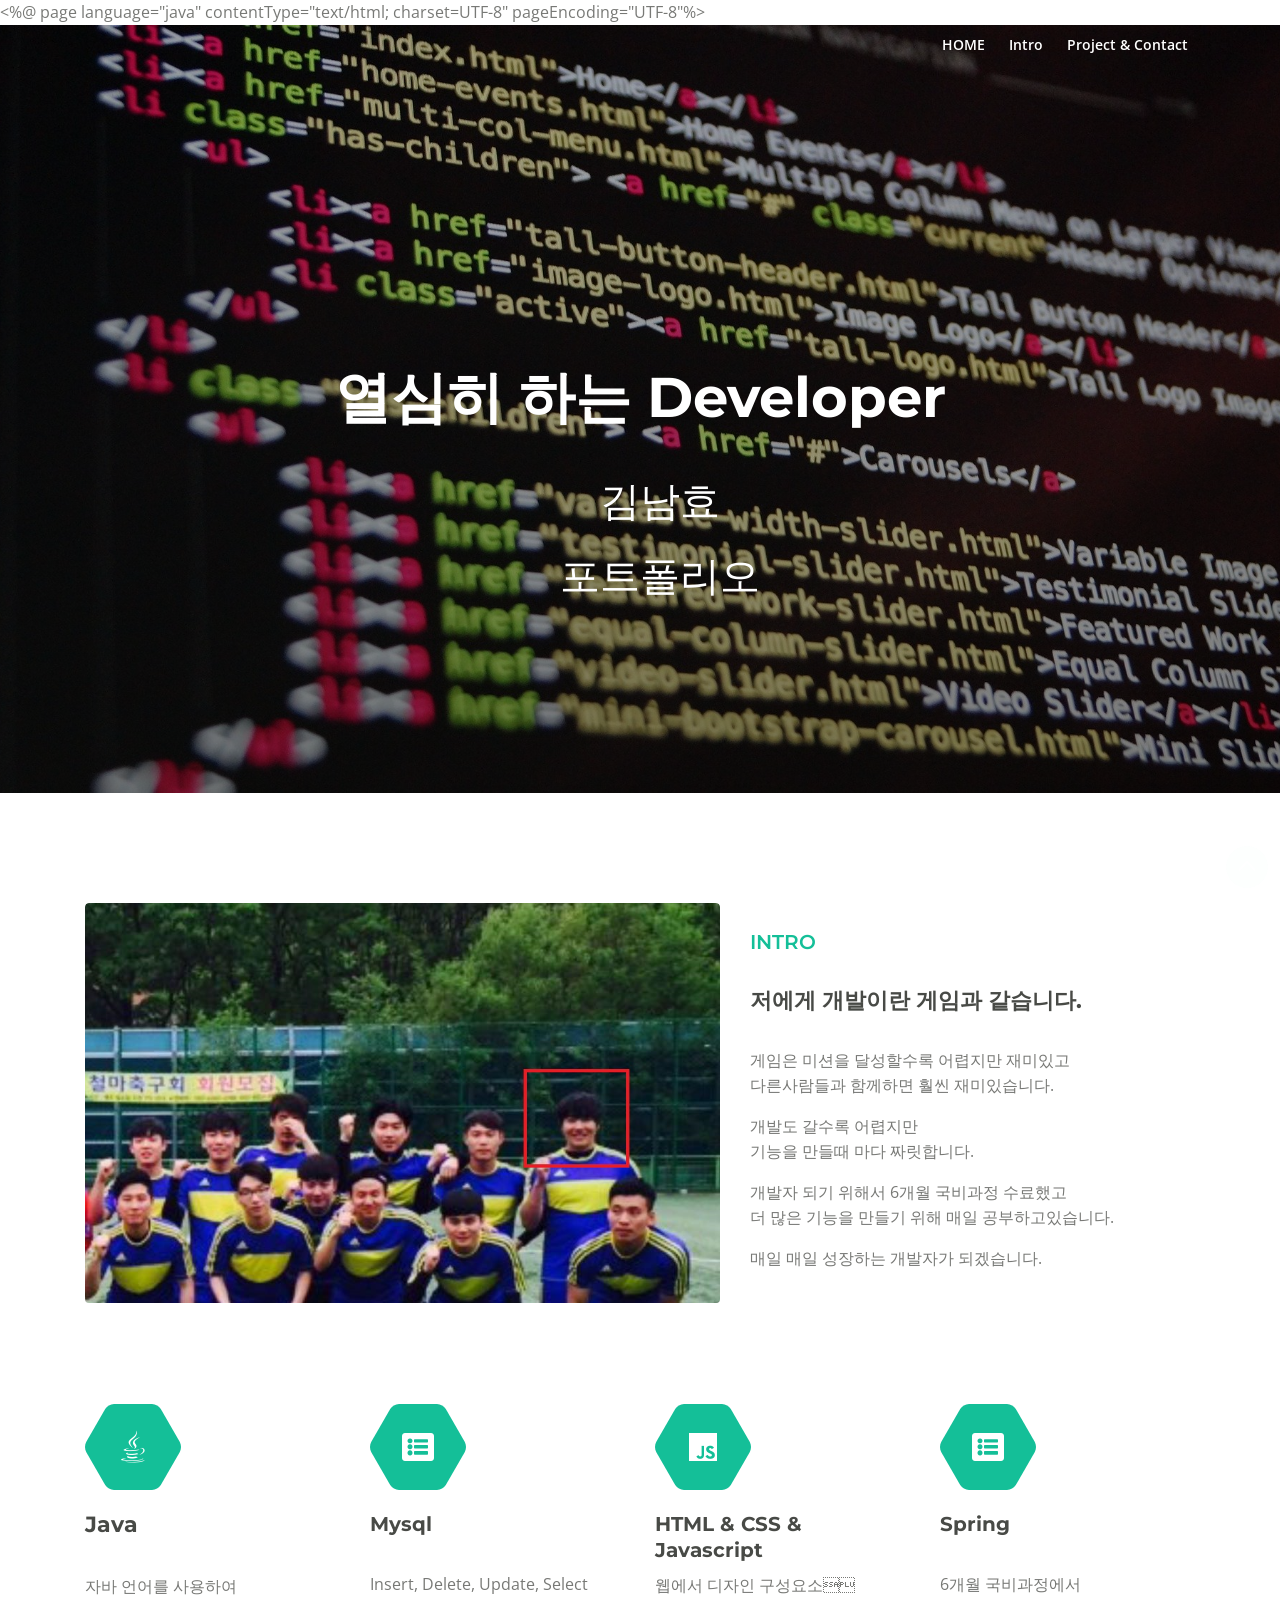
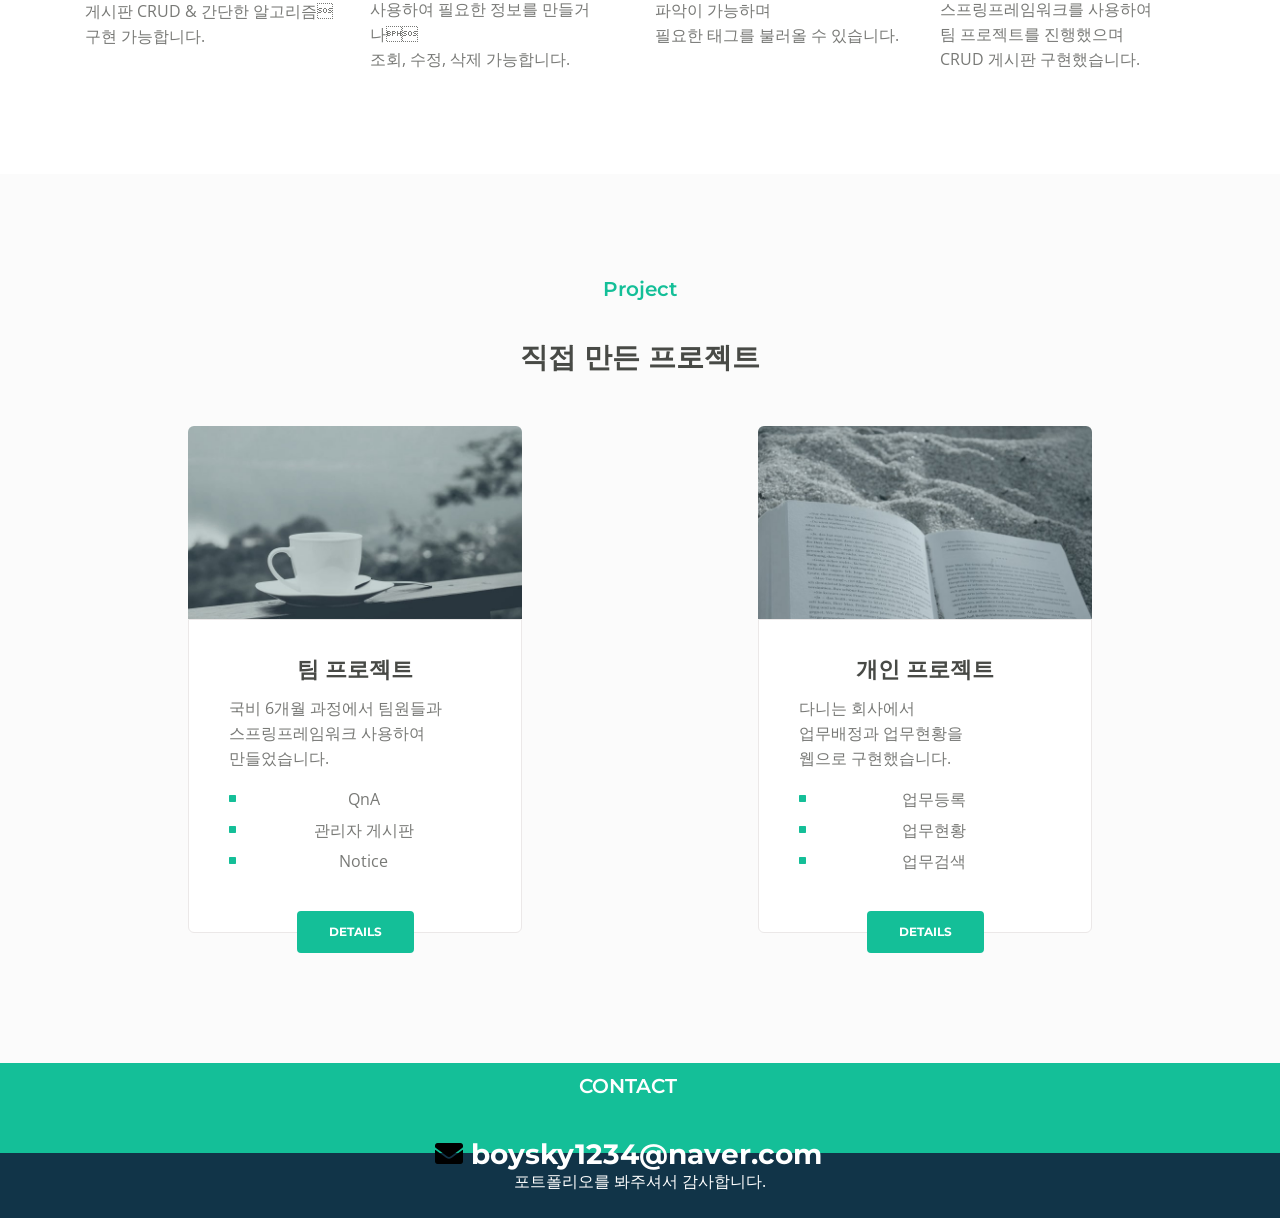
<file: WebContent/web/folio.html>
<%@ page language="java" contentType="text/html; charset=UTF-8" pageEncoding="UTF-8"%>
<!DOCTYPE html>
<html lang="kr">
<head>
    <meta charset="utf-8">
    <meta name="viewport" content="width=device-width, initial-scale=1, shrink-to-fit=no">
    
    <!-- SEO Meta Tags -->
    <meta name="description" content="Aria is a business focused free HTML landing page template built with Bootstrap to help you create lead generation websites for companies and their services.">
    <meta name="author" content="Inovatik">

    <!-- OG Meta Tags to improve the way the post looks when you share the page on LinkedIn, Facebook, Google+ -->
	<meta property="og:site_name" content="" /> <!-- website name -->
	<meta property="og:site" content="" /> <!-- website link -->
	<meta property="og:title" content=""/> <!-- title shown in the actual shared post -->
	<meta property="og:description" content="" /> <!-- description shown in the actual shared post -->
	<meta property="og:image" content="" /> <!-- image link, make sure it's jpg -->
	<meta property="og:url" content="" /> <!-- where do you want your post to link to -->
	<meta property="og:type" content="article" />

    <!-- Website Title -->
    <title>김남효 포트폴리오</title>
    
    <style>
.typing-txt{display: none;}
ul{list-style:none;}
.typing ul li.on {  
  display: inline-block; 
  animation-name: cursor; 
  animation-duration: 0.3s; 
  animation-iteration-count: infinite; 
} 
@keyframes cursor{ 
  0%{border-right: 1px solid #fff} 
  50%{border-right: 1px solid #000} 
  100%{border-right: 1px solid #fff} 
}
.abcd {
font-size:x-large;
}
</style>
    <!-- Styles -->
    <link href="https://fonts.googleapis.com/css?family=Montserrat:500,700&display=swap&subset=latin-ext" rel="stylesheet">
    <link href="https://fonts.googleapis.com/css?family=Open+Sans:400,400i,600&display=swap&subset=latin-ext" rel="stylesheet">
    <link href="css/bootstrap.css" rel="stylesheet">
    <link href="css/fontawesome-all.css" rel="stylesheet">
    <link href="css/swiper.css" rel="stylesheet">
	<link href="css/magnific-popup.css" rel="stylesheet">
	<link href="css/styles.css" rel="stylesheet">
	
	<!-- Favicon  -->
    <link rel="icon" href="images/favicon.png">
</head>
<body oncontextmenu='return false' onselectstart='return false' ondragstart='return false' data-spy="scroll" data-target=".fixed-top">
    

    
    <!-- Navbar -->
    <nav class="navbar navbar-expand-md navbar-dark navbar-custom fixed-top">
        <!-- Text Logo - Use this if you don't have a graphic logo -->
        <!-- <a class="navbar-brand logo-text page-scroll" href="index.html">Aria</a> -->


        <div class="collapse navbar-collapse" id="navbarsExampleDefault">
            <ul class="navbar-nav ml-auto">
                <li class="nav-item">
                    <a class="nav-link page-scroll" href="#header">HOME <span class="sr-only">(current)</span></a>
                </li>
                <li class="nav-item">
                    <a class="nav-link page-scroll" href="#intro">Intro</a>
                </li>
                
                <li class="nav-item">
                    <a class="nav-link page-scroll" href="#services">Project & Contact</a>
                </li>
                
            </ul>
        </div>
    </nav> <!-- end of navbar -->
    


    <!-- Header -->
    <header id="header" class="header">
        <div class="header-content">
            <div class="container">
                <div class="row" >
                    <div class="col-lg-12">
                        <div class="text-container"style="height:100px;">
                            <h1><span id="js-rotating">열심히 하는,노력하는,잘하는</span> Developer </h1>
                            
							<div class="typing-txt">
							
								<ul>					
									<li style="font-size:40px; color:#FFF;">김남효</li>
									<li style="font-size:40px; color:#FFF;">포트폴리오입니다.</li>
									
								</ul>

							</div>
							<div class="typing">
								<ul>
									<li style="font-size:40px; color:#FFF;"><br><br></li>
									<li style="font-size:40px; color:#FFF;"><br><br></li>
									
								</ul>
							</div>

						</div>
                    </div> <!-- end of col -->
                </div> <!-- end of row -->
            </div> <!-- end of container -->
        </div> <!-- end of header-content -->
    </header> <!-- end of header -->
    <!-- end of header -->


    <!-- Intro -->
    <div id="intro" class="basic-1">
        <div class="container">
            <div class="row">
             <div class="col-lg-7">
                    <div class="image-container" style="height: 400px;">
                        <img class="img-fluid" src="images/aaaa.jpg" alt="alternative">
                    </div> <!-- end of image-container -->
                </div> <!-- end of col -->
                <div class="col-lg-5">
                    <div class="text-container">
                        <div class="section-title">INTRO</div>
                        <h3><br>저에게 개발이란 게임과 같습니다.</h3>
                        <p><br>게임은 미션을 달성할수록 어렵지만 재미있고<br>다른사람들과 함께하면 훨씬 재미있습니다.</p>
                        <p>개발도 갈수록 어렵지만<br>기능을 만들때 마다 짜릿합니다.</p>
                        <p>개발자 되기 위해서 6개월 국비과정 수료했고<br>더 많은 기능을 만들기 위해 매일 공부하고있습니다.</p>
                        <p>매일 매일 성장하는 개발자가 되겠습니다.</p>
                        
                    </div> <!-- end of text-container -->
                </div> <!-- end of col -->
                
            </div> <!-- end of row -->
        </div> <!-- end of container -->
    </div> <!-- end of basic-1 -->
    <!-- end of intro -->


    <!-- Description -->
    <div class="cards-1">
        <div class="container">
            <div class="row">
                <div class="col-lg-3">
                    
                    <!-- Card -->
                    <div class="card">
                        <span class="fa-stack">
                            <span class="hexagon"></span>
                            <i class="fab fa-java fa-stack-1x"></i>
                        </span>
                        <div class="card-body">
                            <h3 class="card-title">Java</h3>
                            <p><br>자바 언어를 사용하여<br>게시판 CRUD & 간단한 알고리즘<br>구현 가능합니다.</p>
                        </div>
                    </div>
                    </div>
                    <!-- end of card -->
				<div class="col-lg-3">
					<!-- Card -->
					<div class="card">
						<span class="fa-stack"> <span class="hexagon"></span> 
						<i class="fas fa-list-alt fa-stack-1x"></i>
						</span>
						<div class="card-body">
							<h4 class="card-title">Mysql</h4>
							<p><br>Insert, Delete, Update, Select<br>사용하여 필요한 정보를 만들거나<br>조회, 수정, 삭제 가능합니다.</p>
						</div>
					</div>
					<!-- end of card -->
				</div>
				<!-- Card -->
				<div class="col-lg-3">
                    <div class="card">
                        <span class="fa-stack">
                            <span class="hexagon"></span>
                            <i class="fab fa-js fa-stack-1x"></i></i>
                        </span>
                        <div class="card-body">
                            <h4 class="card-title">HTML & CSS & Javascript</h4>
                            <p>웹에서 디자인 구성요소<br>파악이 가능하며<br>필요한 태그를 불러올 수 있습니다.</p>
                        </div>
                    </div>
                    </div>
                    
                    <div class="col-lg-3">
                    <div class="card">
                        <span class="fa-stack">
                            <span class="hexagon"></span>
<i class="fas fa-list-alt fa-stack-1x"></i>
                        </span>
                        <div class="card-body">
                            <h4 class="card-title">Spring</h4>
                            <p><br>6개월 국비과정에서<br>스프링프레임워크를 사용하여<br>팀 프로젝트를 진행했으며<br>CRUD 게시판 구현했습니다.</p>
                        </div>
                    </div>
                    </div>
                    <!-- end of card -->

                </div> <!-- end of col -->
            </div> <!-- end of row -->
        </div> <!-- end of container -->
    </div> <!-- end of cards-1 -->
    <!-- end of description -->


    <!-- Services -->
    <div id="services" class="cards-2">
        <div class="container">
            <div class="row">
                <div class="col-lg-12">
                    <div class="section-title">Project</div>
                    <h2><br>직접 만든 프로젝트</h2>
                </div> <!-- end of col -->
            </div> <!-- end of row -->
            <div class="row">
                <div class="col-lg-6" style="text-align:center;">
                    
                    <!-- Card -->
                    <div class="card">
                        <div class="card-image">
                            <img class="img-fluid" src="images/services-1.jpg" alt="alternative">
                        </div>
                        <div class="card-body">
                            <h3 class="card-title">팀 프로젝트</h3>
                            <p style="text-align:left;">국비 6개월 과정에서 팀원들과<br>스프링프레임워크 사용하여<br>만들었습니다.</p>
                            <ul class="list-unstyled li-space-lg">
                                <li class="media">
                                    <i class="fas fa-square"></i>
                                    <div class="media-body">QnA</div>
                                </li>
                                <li class="media">
                                    <i class="fas fa-square"></i>
                                    <div class="media-body">관리자 게시판</div>
                                </li>
                                 <li class="media">
                                    <i class="fas fa-square"></i>
                                    <div class="media-body">Notice</div>
                                </li>
                            </ul>
                            
                        </div>
                        <div class="button-container">
                            <a class="btn-solid-reg page-scroll" href="#callMe">DETAILS</a>
                        </div> <!-- end of button-container -->
                    </div>
                    <!-- end of card -->
</div>
<div class="col-lg-6" style="text-align:center;">

                    <!-- Card -->
                    <div class="card">
                        <div class="card-image">
                            <img class="img-fluid" src="images/services-2.jpg" alt="alternative">
                        </div>
                        <div class="card-body">
                            <h3 class="card-title">개인 프로젝트</h3>
                            <p style="text-align:left;">다니는 회사에서<br>업무배정과 업무현황을<br>웹으로 구현했습니다.</p>
                             <ul class="list-unstyled li-space-lg">
                                <li class="media">
                                    <i class="fas fa-square"></i>
                                    <div class="media-body">업무등록<br></div>
                                </li>
                                <li class="media">
                                    <i class="fas fa-square"></i>
                                    <div class="media-body">업무현황<br></div>
                            </li>
                             <li class="media">
                                   <i class="fas fa-square"></i>
                                    <div class="media-body">업무검색</div>
                            </li>
                            </ul>

                           
                        </div>
                        <div class="button-container">
                            <a class="btn-solid-reg page-scroll" href="#callMe">DETAILS</a>
                        </div> <!-- end of button-container -->
                    </div>
                    <!-- end of card -->
</div>
                  
                   

            </div> <!-- end of row -->
        </div> <!-- end of container -->
    </div> <!-- end of cards-2 -->
    <!-- end of services -->
    

    
    <!-- Contact -->
    <div id="contact" class="form-2" style="background-color: #14bf98; padding:inherit; height:10%;">
        <div class="container">
            <div class="row">
                <div class="col-lg-12">
                    <div class="text-container" style="text-align: center;">
                        <div class="section-title" style="color:#FFF;">CONTACT</div>
                        <h2 style="color:#FFF;"><br><i class="fas fa-envelope"  style="color:#000000;"></i> boysky1234@naver.com</h2>
                       
                        
                    </div> <!-- end of text-container -->
                </div> <!-- end of col -->
              
                    
                   

            </div> <!-- end of row -->
        </div> <!-- end of container -->
    </div> <!-- end of form-2 -->
    <!-- end of contact -->




    <!-- Copyright -->
    <div class="copyright">
        <div class="container">
            <div class="row">
                <div class="col-lg-12">
                  <p style="color:#FFF;">포트폴리오를 봐주셔서 감사합니다.</p>
                </div> <!-- end of col -->
            </div> <!-- enf of row -->
        </div> <!-- end of container -->
    </div> <!-- end of copyright --> 
    <!-- end of copyright -->
    
    	
    <!-- Scripts -->
    <script src="js/jquery.min.js"></script> <!-- jQuery for Bootstrap's JavaScript plugins -->
    <script src="js/popper.min.js"></script> <!-- Popper tooltip library for Bootstrap -->
    <script src="js/bootstrap.min.js"></script> <!-- Bootstrap framework -->
    <script src="js/jquery.easing.min.js"></script> <!-- jQuery Easing for smooth scrolling between anchors -->
    <script src="js/swiper.min.js"></script> <!-- Swiper for image and text sliders -->
    <script src="js/jquery.magnific-popup.js"></script> <!-- Magnific Popup for lightboxes -->
    <script src="js/morphext.min.js"></script> <!-- Morphtext rotating text in the header -->
    <script src="js/isotope.pkgd.min.js"></script> <!-- Isotope for filter -->
    <script src="js/validator.min.js"></script> <!-- Validator.js - Bootstrap plugin that validates forms -->
    <script src="js/scripts.js"></script> <!-- Custom scripts -->
   
<script src="./abc.js"></script> 
<script type="text/javascript">
    // F12 버튼 방지
    $(document).ready(function(){
        $(document).bind('keydown',function(e){
            if ( e.keyCode == 123 /* F12 */) {
                e.preventDefault();
                e.returnValue = false;
            }
        });
    });
    
    // 우측 클릭 방지
    document.onmousedown=disableclick;
    status="우측 클릭 방지입니다.";
    
    function disableclick(event){
        if (event.button==2) {
            alert(status);
            return false;
        }
    }
</script>


</body>
</html>
</file>
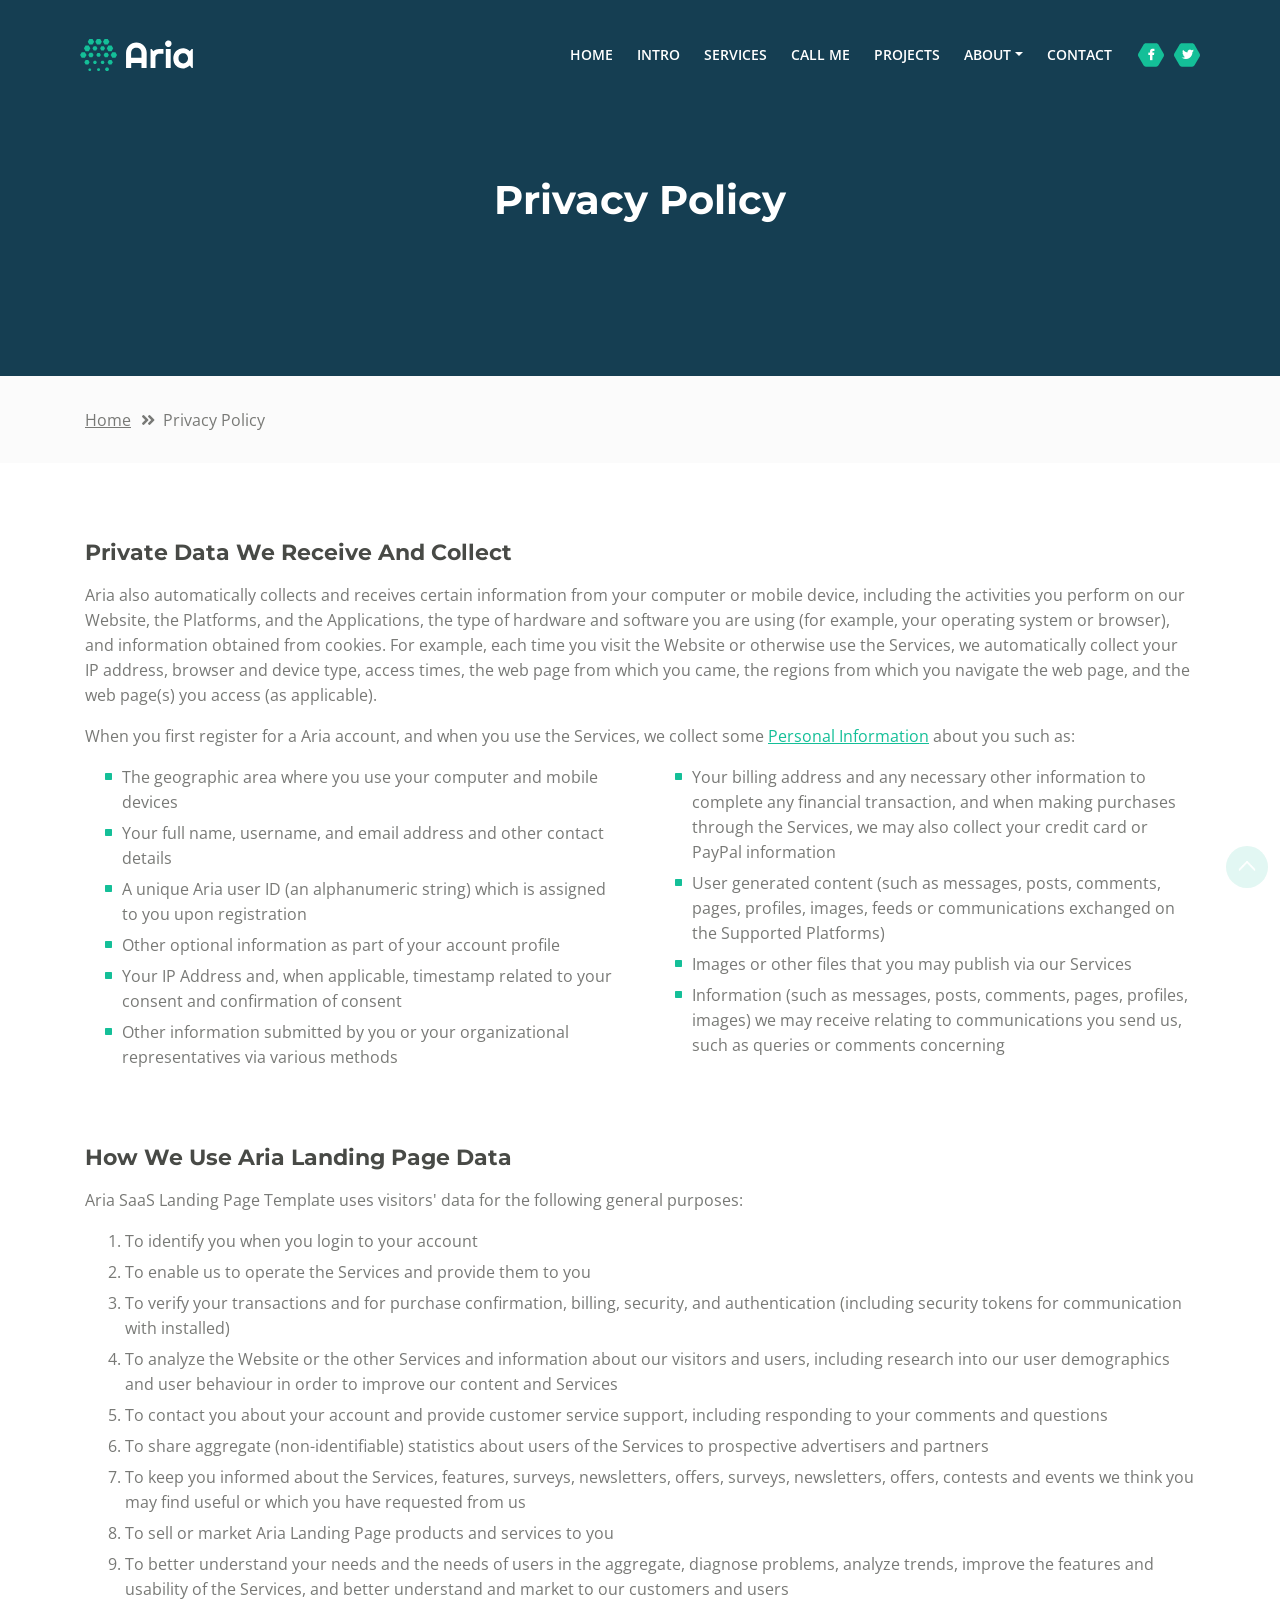
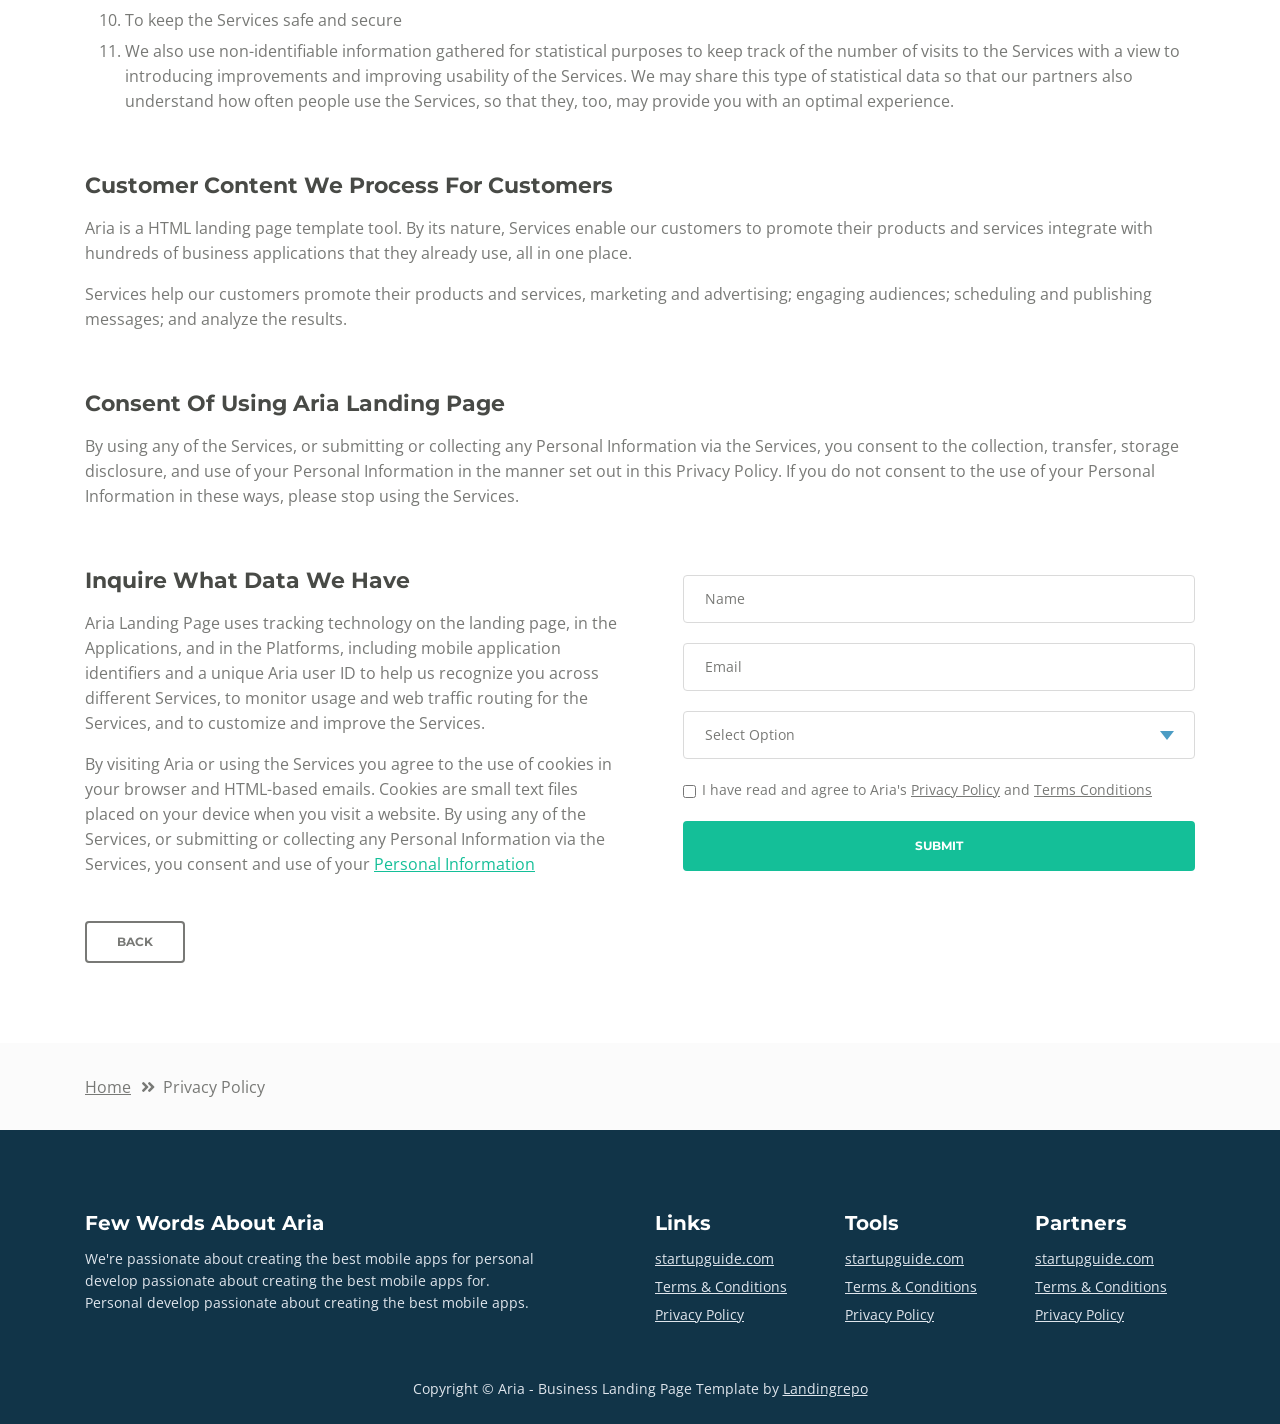
<file: WebContent/web/privacy-policy.html>
<!DOCTYPE html>
<html lang="en">
<head>
    <meta charset="utf-8">
    <meta name="viewport" content="width=device-width, initial-scale=1, shrink-to-fit=no">
    
    <!-- SEO Meta Tags -->
    <meta name="description" content="Aria is a business focused free HTML landing page template built with Bootstrap to help you create lead generation websites for companies and their services.">
    <meta name="author" content="Inovatik">

    <!-- OG Meta Tags to improve the way the post looks when you share the page on LinkedIn, Facebook, Google+ -->
	<meta property="og:site_name" content="" /> <!-- website name -->
	<meta property="og:site" content="" /> <!-- website link -->
	<meta property="og:title" content=""/> <!-- title shown in the actual shared post -->
	<meta property="og:description" content="" /> <!-- description shown in the actual shared post -->
	<meta property="og:image" content="" /> <!-- image link, make sure it's jpg -->
	<meta property="og:url" content="" /> <!-- where do you want your post to link to -->
	<meta property="og:type" content="article" />

    <!-- Website Title -->
    <title>Privacy Policy - Aria - Business HTML Landing Page Template</title>
    
    <!-- Styles -->
    <link href="https://fonts.googleapis.com/css?family=Montserrat:500,700&display=swap&subset=latin-ext" rel="stylesheet">
    <link href="https://fonts.googleapis.com/css?family=Open+Sans:400,400i,600&display=swap&subset=latin-ext" rel="stylesheet">
    <link href="css/bootstrap.css" rel="stylesheet">
    <link href="css/fontawesome-all.css" rel="stylesheet">
    <link href="css/swiper.css" rel="stylesheet">
	<link href="css/magnific-popup.css" rel="stylesheet">
    <link href="css/styles.css" rel="stylesheet">
	
	<!-- Favicon  -->
    <link rel="icon" href="images/favicon.png">
</head>
<body data-spy="scroll" data-target=".fixed-top">
    
    <!-- Preloader -->
	<div class="spinner-wrapper">
        <div class="spinner">
            <div class="bounce1"></div>
            <div class="bounce2"></div>
            <div class="bounce3"></div>
        </div>
    </div>
    <!-- end of preloader -->
    

    <!-- Navbar -->
    <nav class="navbar navbar-expand-md navbar-dark navbar-custom fixed-top">
        <!-- Text Logo - Use this if you don't have a graphic logo -->
        <!-- <a class="navbar-brand logo-text page-scroll" href="index.html">Aria</a> -->

        <!-- Image Logo -->
        <a class="navbar-brand logo-image" href="index.html"><img src="images/logo.svg" alt="alternative"></a>
        
        <!-- Mobile Menu Toggle Button -->
        <button class="navbar-toggler" type="button" data-toggle="collapse" data-target="#navbarsExampleDefault" aria-controls="navbarsExampleDefault" aria-expanded="false" aria-label="Toggle navigation">
            <span class="navbar-toggler-awesome fas fa-bars"></span>
            <span class="navbar-toggler-awesome fas fa-times"></span>
        </button>
        <!-- end of mobile menu toggle button -->

        <div class="collapse navbar-collapse" id="navbarsExampleDefault">
            <ul class="navbar-nav ml-auto">
                <li class="nav-item">
                    <a class="nav-link page-scroll" href="index.html#header">HOME <span class="sr-only">(current)</span></a>
                </li>
                <li class="nav-item">
                    <a class="nav-link page-scroll" href="index.html#intro">INTRO</a>
                </li>
                <li class="nav-item">
                    <a class="nav-link page-scroll" href="index.html#services">SERVICES</a>
                </li>
                <li class="nav-item">
                    <a class="nav-link page-scroll" href="index.html#callMe">CALL ME</a>
                </li>
                <li class="nav-item">
                    <a class="nav-link page-scroll" href="index.html#projects">PROJECTS</a>
                </li>

                <!-- Dropdown Menu -->          
                <li class="nav-item dropdown">
                    <a class="nav-link dropdown-toggle page-scroll" href="index.html#about" id="navbarDropdown" role="button" aria-haspopup="true" aria-expanded="false">ABOUT</a>
                    <div class="dropdown-menu" aria-labelledby="navbarDropdown">
                        <a class="dropdown-item" href="terms-conditions.html"><span class="item-text">TERMS CONDITIONS</span></a>
                        <div class="dropdown-items-divide-hr"></div>
                        <a class="dropdown-item" href="privacy-policy.html"><span class="item-text">PRIVACY POLICY</span></a>
                    </div>
                </li>
                <!-- end of dropdown menu -->

                <li class="nav-item">
                    <a class="nav-link page-scroll" href="index.html#contact">CONTACT</a>
                </li>
            </ul>
            <span class="nav-item social-icons">
                <span class="fa-stack">
                    <a href="#your-link">
                        <span class="hexagon"></span>
                        <i class="fab fa-facebook-f fa-stack-1x"></i>
                    </a>
                </span>
                <span class="fa-stack">
                    <a href="#your-link">
                        <span class="hexagon"></span>
                        <i class="fab fa-twitter fa-stack-1x"></i>
                    </a>
                </span>
            </span>
        </div>
    </nav> <!-- end of navbar -->
    <!-- end of navbar -->


    <!-- Header -->
    <header id="header" class="ex-header">
        <div class="container">
            <div class="row">
                <div class="col-md-12">
                    <h1>Privacy Policy</h1>
                </div> <!-- end of col -->
            </div> <!-- end of row -->
        </div> <!-- end of container -->
    </header> <!-- end of ex-header -->
    <!-- end of header -->


    <!-- Breadcrumbs -->
    <div class="ex-basic-1">
        <div class="container">
            <div class="row">
                <div class="col-lg-12">
                    <div class="breadcrumbs">
                        <a href="index.html">Home</a><i class="fa fa-angle-double-right"></i><span>Privacy Policy</span>
                    </div> <!-- end of breadcrumbs -->
                </div> <!-- end of col -->
            </div> <!-- end of row -->
        </div> <!-- end of container -->
    </div> <!-- end of ex-basic-1 -->
    <!-- end of breadcrumbs -->


    <!-- Privacy Content -->
    <div class="ex-basic-2">
        <div class="container">
            <div class="row">
                <div class="col-lg-12">
                    <div class="text-container">
                        <h3>Private Data We Receive And Collect</h3>
                        <p>Aria also automatically collects and receives certain information from your computer or mobile device, including the activities you perform on our Website, the Platforms, and the Applications, the type of hardware and software you are using (for example, your operating system or browser), and information obtained from cookies. For example, each time you visit the Website or otherwise use the Services, we automatically collect your IP address, browser and device type, access times, the web page from which you came, the regions from which you navigate the web page, and the web page(s) you access (as applicable).</p>
                        <p>When you first register for a Aria account, and when you use the Services, we collect some <a class="green" href="#your-link">Personal Information</a> about you such as:</p>
                        <div class="row">
                            <div class="col-md-6">
                                <ul class="list-unstyled li-space-lg indent">
                                    <li class="media">
                                        <i class="fas fa-square"></i>
                                        <div class="media-body">The geographic area where you use your computer and mobile devices</div>
                                    </li>
                                    <li class="media">
                                        <i class="fas fa-square"></i>
                                        <div class="media-body">Your full name, username, and email address and other contact details</div>
                                    </li>
                                    <li class="media">
                                        <i class="fas fa-square"></i>
                                        <div class="media-body">A unique Aria user ID (an alphanumeric string) which is assigned to you upon registration</div>
                                    </li>
                                    <li class="media">
                                        <i class="fas fa-square"></i>
                                        <div class="media-body">Other optional information as part of your account profile</div>
                                    </li>
                                    <li class="media">
                                        <i class="fas fa-square"></i>
                                        <div class="media-body">Your IP Address and, when applicable, timestamp related to your consent and confirmation of consent</div>
                                    </li>
                                    <li class="media">
                                        <i class="fas fa-square"></i>
                                        <div class="media-body">Other information submitted by you or your organizational representatives via various methods</div>
                                    </li>
                                </ul>
                            </div> <!-- end of col -->

                            <div class="col-md-6">
                                <ul class="list-unstyled li-space-lg indent">
                                    <li class="media">
                                        <i class="fas fa-square"></i>
                                        <div class="media-body">Your billing address and any necessary other information to complete any financial transaction, and when making purchases through the Services, we may also collect your credit card or PayPal information</div>
                                    </li>
                                    <li class="media">
                                        <i class="fas fa-square"></i>
                                        <div class="media-body">User generated content (such as messages, posts, comments, pages, profiles, images, feeds or communications exchanged on the Supported Platforms)</div>
                                    </li>
                                    <li class="media">
                                        <i class="fas fa-square"></i>
                                        <div class="media-body">Images or other files that you may publish via our Services</div>
                                    </li>
                                    <li class="media">
                                        <i class="fas fa-square"></i>
                                        <div class="media-body">Information (such as messages, posts, comments, pages, profiles, images) we may receive relating to communications you send us, such as queries or comments concerning</div>
                                    </li>
                                </ul>
                            </div> <!-- end of col -->
                        </div> <!-- end of row -->
                    </div> <!-- end of text-container-->
                    
                    <div class="text-container">
                        <h3>How We Use Aria Landing Page Data</h3>
                        <p>Aria SaaS Landing Page Template uses visitors' data for the following general purposes:</p>
                        <ol class="li-space-lg">
                            <li>To identify you when you login to your account</li>
                            <li>To enable us to operate the Services and provide them to you</li>
                            <li>To verify your transactions and for purchase confirmation, billing, security, and authentication (including security tokens for communication with installed)</li>
                            <li>To analyze the Website or the other Services and information about our visitors and users, including research into our user demographics and user behaviour in order to improve our content and Services</li>
                            <li>To contact you about your account and provide customer service support, including responding to your comments and questions</li>
                            <li>To share aggregate (non-identifiable) statistics about users of the Services to prospective advertisers and partners</li>
                            <li>To keep you informed about the Services, features, surveys, newsletters, offers, surveys, newsletters, offers, contests and events we think you may find useful or which you have requested from us</li>
                            <li>To sell or market Aria Landing Page products and services to you</li>
                            <li>To better understand your needs and the needs of users in the aggregate, diagnose problems, analyze trends, improve the features and usability of the Services, and better understand and market to our customers and users</li>
                            <li>To keep the Services safe and secure</li>
                            <li>We also use non-identifiable information gathered for statistical purposes to keep track of the number of visits to the Services with a view to introducing improvements and improving usability of the Services. We may share this type of statistical data so that our partners also understand how often people use the Services, so that they, too, may provide you with an optimal experience.</li>
                        </ol>
                    </div> <!-- end of text-container -->

                    <div class="text-container">
                        <h3>Customer Content We Process For Customers</h3>
                        <p>Aria is a HTML landing page template tool. By its nature, Services enable our customers to promote their products and services integrate with hundreds of business applications that they already use, all in one place.</p>
                        <p>Services help our customers promote their products and services, marketing and advertising; engaging audiences; scheduling and publishing messages; and analyze the results.</p>
                    </div> <!-- end of text container -->

                    <div class="text-container">
                        <h3>Consent Of Using Aria Landing Page</h3>
					    <p class="mb-5">By using any of the Services, or submitting or collecting any Personal Information via the Services, you consent to the collection, transfer, storage disclosure, and use of your Personal Information in the manner set out in this Privacy Policy. If you do not consent to the use of your Personal Information in these ways, please stop using the Services.</p>
                    </div> <!-- end of text-container -->
                                       
                    <div class="row">
                        <div class="col-md-6">
                            <div class="text-container last">
                                <h3>Inquire What Data We Have</h3>
                                <p>Aria Landing Page uses tracking technology on the landing page, in the Applications, and in the Platforms, including mobile application identifiers and a unique Aria user ID to help us recognize you across different Services, to monitor usage and web traffic routing for the Services, and to customize and improve the Services.</p>
                                <p> By visiting Aria or using the Services you agree to the use of cookies in your browser and HTML-based emails. Cookies are small text files placed on your device when you visit a website. By using any of the Services, or submitting or collecting any Personal Information via the Services, you consent and use of your <a class="green" href="#your-link">Personal Information</a></p>
                            </div> <!-- end of text container -->
                        </div> <!-- end of col-->
                        <div class="col-md-6">

                            <!-- Privacy Form -->
                            <div class="form-container">
                                <form id="privacyForm" data-toggle="validator" data-focus="false">
                                    <div class="form-group">
                                        <input type="text" class="form-control-input" id="pname" required>
                                        <label class="label-control" for="pname">Name</label>
                                        <div class="help-block with-errors"></div>
                                    </div>
                                    <div class="form-group">
                                        <input type="email" class="form-control-input" id="pemail" required>
                                        <label class="label-control" for="pemail">Email</label>
                                        <div class="help-block with-errors"></div>
                                    </div>
                                    <div class="form-group">
                                        <select class="form-control-select" id="pselect" required>
                                            <option class="select-option" value="" disabled selected>Select Option</option>
                                            <option class="select-option" value="Delete data">Delete my data</option>
                                            <option class="select-option" value="Show me data">Show me my data</option>
                                        </select>
                                        <div class="help-block with-errors"></div>
                                    </div>
                                    <div class="form-group checkbox">
                                        <input type="checkbox" id="pterms" value="Agreed-to-Terms" required>I have read and agree to Aria's <a href="privacy-policy.html">Privacy Policy</a> and <a href="terms-conditions.html">Terms Conditions</a>
                                        <div class="help-block with-errors"></div>
                                    </div>
                                    <div class="form-group">
                                        <button type="submit" class="form-control-submit-button">SUBMIT</button>
                                    </div>
                                    <div class="form-message">
                                        <div id="pmsgSubmit" class="h3 text-center hidden"></div>
                                    </div>
                                </form>
                            </div> <!-- end of form container -->
                            <!-- end of privacy form -->

                        </div> <!-- end of col--> 
                    </div> <!-- end of row -->
                    <a class="btn-outline-reg back" href="index.html">BACK</a>
                </div> <!-- end of col-->
            </div> <!-- end of row -->
        </div> <!-- end of container -->
    </div> <!-- end of ex-basic-2 -->
    <!-- end of privacy content -->


    <!-- Breadcrumbs -->
    <div class="ex-basic-1">
        <div class="container">
            <div class="row">
                <div class="col-lg-12">
                    <div class="breadcrumbs">
                        <a href="index.html">Home</a><i class="fa fa-angle-double-right"></i><span>Privacy Policy</span>
                    </div> <!-- end of breadcrumbs -->
                </div> <!-- end of col -->
            </div> <!-- end of row -->
        </div> <!-- end of container -->
    </div> <!-- end of ex-basic-1 -->
    <!-- end of breadcrumbs -->

    
    <!-- Footer -->
    <div class="footer">
        <div class="container">
            <div class="row">
                <div class="col-md-6">
                    <div class="text-container about">
                        <h4>Few Words About Aria</h4>
                        <p class="white">We're passionate about creating the best mobile apps for personal develop passionate about creating the best mobile apps for. Personal develop passionate about creating the best mobile apps.</p>
                    </div> <!-- end of text-container -->
                </div> <!-- end of col -->
                <div class="col-md-2">
                    <div class="text-container">
                        <h4>Links</h4>
                        <ul class="list-unstyled li-space-lg white">
                            <li>
                                <a class="white" href="#your-link">startupguide.com</a>
                            </li>
                            <li>
                                <a class="white" href="terms-conditions.html">Terms & Conditions</a>
                            </li>
                            <li>
                                <a class="white" href="privacy-policy.html">Privacy Policy</a>
                            </li>
                        </ul>
                    </div> <!-- end of text-container -->
                </div> <!-- end of col -->
                <div class="col-md-2">
                    <div class="text-container">
                        <h4>Tools</h4>
                        <ul class="list-unstyled li-space-lg">
                            <li>
                                <a class="white" href="#your-link">startupguide.com</a>
                            </li>
                            <li>
                                <a class="white" href="terms-conditions.html">Terms & Conditions</a>
                            </li>
                            <li class="media">
                                <a class="white" href="privacy-policy.html">Privacy Policy</a>
                            </li>
                        </ul>
                    </div> <!-- end of text-container -->
                </div> <!-- end of col -->
                <div class="col-md-2">
                    <div class="text-container">
                        <h4>Partners</h4>
                        <ul class="list-unstyled li-space-lg">
                            <li>
                                <a class="white" href="#your-link">startupguide.com</a>
                            </li>
                            <li>
                                <a class="white" href="terms-conditions.html">Terms & Conditions</a>
                            </li>
                            <li>
                                <a class="white" href="privacy-policy.html">Privacy Policy</a>
                            </li>
                        </ul>
                    </div> <!-- end of text-container -->
                </div> <!-- end of col -->
            </div> <!-- end of row -->
        </div> <!-- end of container -->
    </div> <!-- end of footer -->  
    <!-- end of footer -->


    <!-- Copyright -->
    <div class="copyright">
        <div class="container">
            <div class="row">
                <div class="col-lg-12">
                    <p class="p-small white">Copyright © Aria - Business Landing Page Template by <a class="white" href="https://landingrepo.com">Landingrepo</a></p>
                </div> <!-- end of col -->
            </div> <!-- enf of row -->
        </div> <!-- end of container -->
    </div> <!-- end of copyright --> 
    <!-- end of copyright -->

    
    <!-- Scripts -->
    <script src="js/jquery.min.js"></script> <!-- jQuery for Bootstrap's JavaScript plugins -->
    <script src="js/popper.min.js"></script> <!-- Popper tooltip library for Bootstrap -->
    <script src="js/bootstrap.min.js"></script> <!-- Bootstrap framework -->
    <script src="js/jquery.easing.min.js"></script> <!-- jQuery Easing for smooth scrolling between anchors -->
    <script src="js/swiper.min.js"></script> <!-- Swiper for image and text sliders -->
    <script src="js/jquery.magnific-popup.js"></script> <!-- Magnific Popup for lightboxes -->
    <script src="js/morphext.min.js"></script> <!-- Morphtext rotating text in the header -->
    <script src="js/isotope.pkgd.min.js"></script> <!-- Isotope for filter -->
    <script src="js/validator.min.js"></script> <!-- Validator.js - Bootstrap plugin that validates forms -->
    <script src="js/scripts.js"></script> <!-- Custom scripts -->
</body>
</html>
</file>
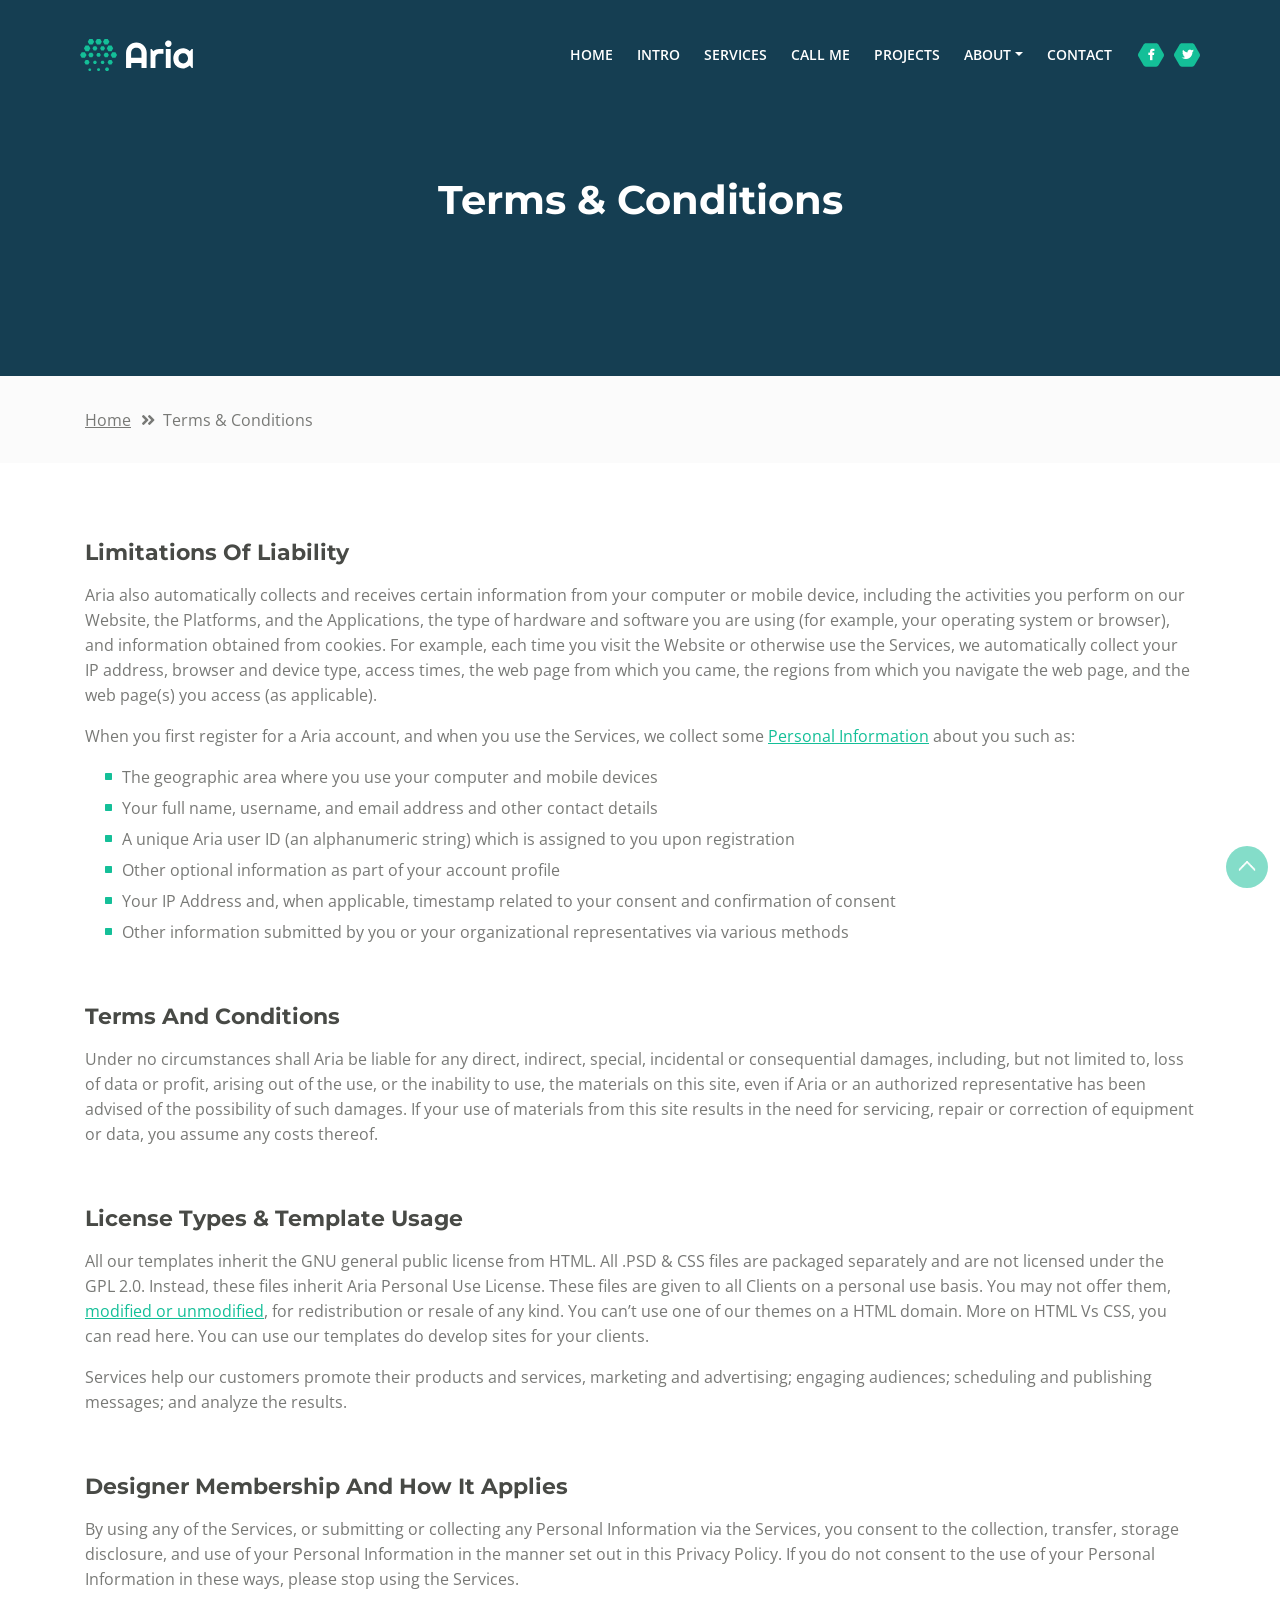
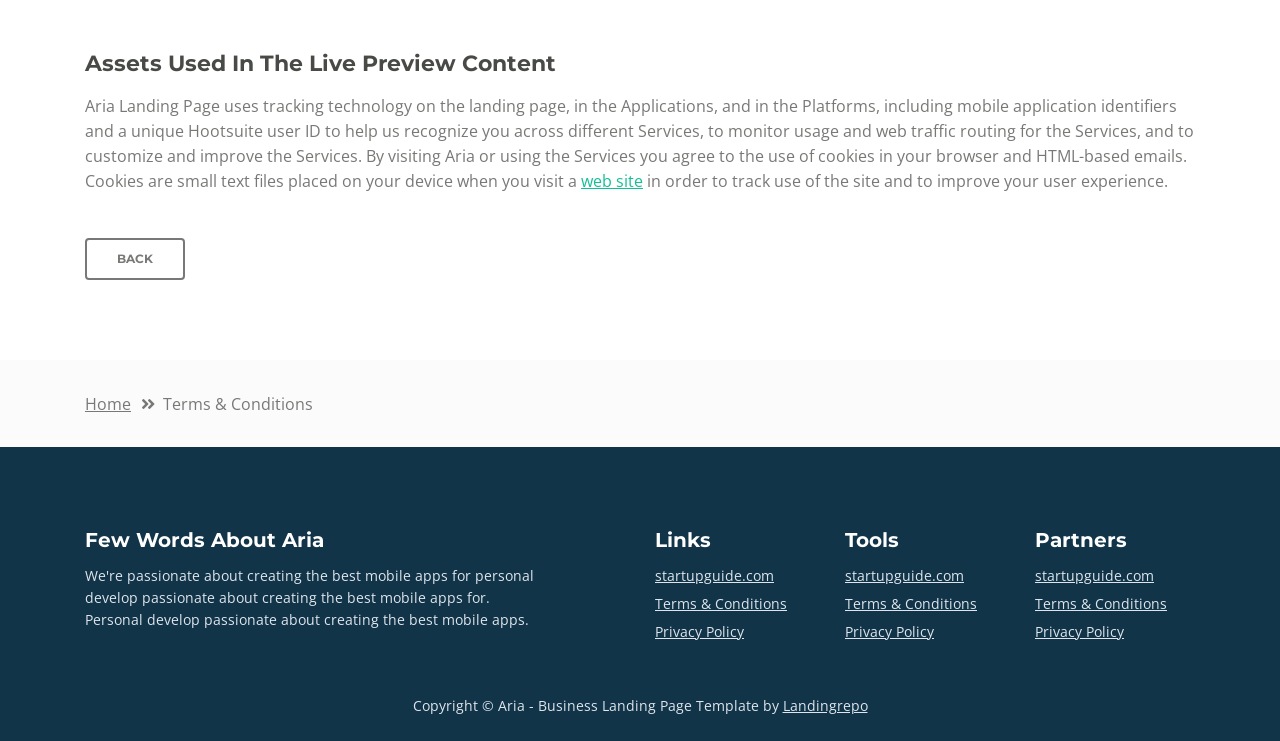
<file: WebContent/web/terms-conditions.html>
<!DOCTYPE html>
<html lang="en">
<head>
    <meta charset="utf-8">
    <meta name="viewport" content="width=device-width, initial-scale=1, shrink-to-fit=no">
    
    <!-- SEO Meta Tags -->
    <meta name="description" content="Aria is a business focused free HTML landing page template built with Bootstrap to help you create lead generation websites for companies and their services.">
    <meta name="author" content="Inovatik">

    <!-- OG Meta Tags to improve the way the post looks when you share the page on LinkedIn, Facebook, Google+ -->
	<meta property="og:site_name" content="" /> <!-- website name -->
	<meta property="og:site" content="" /> <!-- website link -->
	<meta property="og:title" content=""/> <!-- title shown in the actual shared post -->
	<meta property="og:description" content="" /> <!-- description shown in the actual shared post -->
	<meta property="og:image" content="" /> <!-- image link, make sure it's jpg -->
	<meta property="og:url" content="" /> <!-- where do you want your post to link to -->
	<meta property="og:type" content="article" />

    <!-- Website Title -->
    <title>Terms Conditions - Aria - Business HTML Landing Page Template</title>
    
    <!-- Styles -->
    <link href="https://fonts.googleapis.com/css?family=Montserrat:500,700&display=swap&subset=latin-ext" rel="stylesheet">
    <link href="https://fonts.googleapis.com/css?family=Open+Sans:400,400i,600&display=swap&subset=latin-ext" rel="stylesheet">
    <link href="css/bootstrap.css" rel="stylesheet">
    <link href="css/fontawesome-all.css" rel="stylesheet">
    <link href="css/swiper.css" rel="stylesheet">
	<link href="css/magnific-popup.css" rel="stylesheet">
    <link href="css/styles.css" rel="stylesheet">
	
	<!-- Favicon  -->
    <link rel="icon" href="images/favicon.png">
</head>
<body data-spy="scroll" data-target=".fixed-top">
    
    <!-- Preloader -->
	<div class="spinner-wrapper">
        <div class="spinner">
            <div class="bounce1"></div>
            <div class="bounce2"></div>
            <div class="bounce3"></div>
        </div>
    </div>
    <!-- end of preloader -->
    

    <!-- Navbar -->
    <nav class="navbar navbar-expand-md navbar-dark navbar-custom fixed-top">
        <!-- Text Logo - Use this if you don't have a graphic logo -->
        <!-- <a class="navbar-brand logo-text page-scroll" href="index.html">Aria</a> -->

        <!-- Image Logo -->
        <a class="navbar-brand logo-image" href="index.html"><img src="images/logo.svg" alt="alternative"></a>
        
        <!-- Mobile Menu Toggle Button -->
        <button class="navbar-toggler" type="button" data-toggle="collapse" data-target="#navbarsExampleDefault" aria-controls="navbarsExampleDefault" aria-expanded="false" aria-label="Toggle navigation">
            <span class="navbar-toggler-awesome fas fa-bars"></span>
            <span class="navbar-toggler-awesome fas fa-times"></span>
        </button>
        <!-- end of mobile menu toggle button -->

        <div class="collapse navbar-collapse" id="navbarsExampleDefault">
            <ul class="navbar-nav ml-auto">
                <li class="nav-item">
                    <a class="nav-link page-scroll" href="index.html#header">HOME <span class="sr-only">(current)</span></a>
                </li>
                <li class="nav-item">
                    <a class="nav-link page-scroll" href="index.html#intro">INTRO</a>
                </li>
                <li class="nav-item">
                    <a class="nav-link page-scroll" href="index.html#services">SERVICES</a>
                </li>
                <li class="nav-item">
                    <a class="nav-link page-scroll" href="index.html#callMe">CALL ME</a>
                </li>
                <li class="nav-item">
                    <a class="nav-link page-scroll" href="index.html#projects">PROJECTS</a>
                </li>

                <!-- Dropdown Menu -->          
                <li class="nav-item dropdown">
                    <a class="nav-link dropdown-toggle page-scroll" href="index.html#about" id="navbarDropdown" role="button" aria-haspopup="true" aria-expanded="false">ABOUT</a>
                    <div class="dropdown-menu" aria-labelledby="navbarDropdown">
                        <a class="dropdown-item" href="terms-conditions.html"><span class="item-text">TERMS CONDITIONS</span></a>
                        <div class="dropdown-items-divide-hr"></div>
                        <a class="dropdown-item" href="privacy-policy.html"><span class="item-text">PRIVACY POLICY</span></a>
                    </div>
                </li>
                <!-- end of dropdown menu -->

                <li class="nav-item">
                    <a class="nav-link page-scroll" href="index.html#contact">CONTACT</a>
                </li>
            </ul>
            <span class="nav-item social-icons">
                <span class="fa-stack">
                    <a href="#your-link">
                        <span class="hexagon"></span>
                        <i class="fab fa-facebook-f fa-stack-1x"></i>
                    </a>
                </span>
                <span class="fa-stack">
                    <a href="#your-link">
                        <span class="hexagon"></span>
                        <i class="fab fa-twitter fa-stack-1x"></i>
                    </a>
                </span>
            </span>
        </div>
    </nav> <!-- end of navbar -->
    <!-- end of navbar -->


    <!-- Header -->
    <header id="header" class="ex-header">
        <div class="container">
            <div class="row">
                <div class="col-lg-12">
                    <h1>Terms & Conditions</h1>
                </div> <!-- end of col -->
            </div> <!-- end of row -->
        </div> <!-- end of container -->
    </header> <!-- end of ex-header -->
    <!-- end of header -->


    <!-- Breadcrumbs -->
    <div class="ex-basic-1">
        <div class="container">
            <div class="row">
                <div class="col-lg-12">
                    <div class="breadcrumbs">
                        <a href="index.html">Home</a><i class="fa fa-angle-double-right"></i><span>Terms & Conditions</span>
                    </div> <!-- end of breadcrumbs -->
                </div> <!-- end of col -->
            </div> <!-- end of row -->
        </div> <!-- end of container -->
    </div> <!-- end of ex-basic-1 -->
    <!-- end of breadcrumbs -->


    <!-- Terms Content -->
    <div class="ex-basic-2">
        <div class="container">
            <div class="row">
                <div class="col-lg-12">
                    <div class="text-container">
                        <h3>Limitations Of Liability</h3>
                        <p>Aria also automatically collects and receives certain information from your computer or mobile device, including the activities you perform on our Website, the Platforms, and the Applications, the type of hardware and software you are using (for example, your operating system or browser), and information obtained from cookies. For example, each time you visit the Website or otherwise use the Services, we automatically collect your IP address, browser and device type, access times, the web page from which you came, the regions from which you navigate the web page, and the web page(s) you access (as applicable).</p>
                        <p>When you first register for a Aria account, and when you use the Services, we collect some <a class="green" href="#your-link">Personal Information</a> about you such as:</p>
                        <ul class="list-unstyled li-space-lg indent">
                            <li class="media">
                                <i class="fas fa-square"></i>
                                <div class="media-body">The geographic area where you use your computer and mobile devices</div>
                            </li>
                            <li class="media">
                                <i class="fas fa-square"></i>
                                <div class="media-body">Your full name, username, and email address and other contact details</div>
                            </li>
                            <li class="media">
                                <i class="fas fa-square"></i>
                                <div class="media-body">A unique Aria user ID (an alphanumeric string) which is assigned to you upon registration</div>
                            </li>
                            <li class="media">
                                <i class="fas fa-square"></i>
                                <div class="media-body">Other optional information as part of your account profile</div>
                            </li>
                            <li class="media">
                                <i class="fas fa-square"></i>
                                <div class="media-body">Your IP Address and, when applicable, timestamp related to your consent and confirmation of consent</div>
                            </li>
                            <li class="media">
                                <i class="fas fa-square"></i>
                                <div class="media-body">Other information submitted by you or your organizational representatives via various methods</div>
                            </li>
                        </ul>
                    </div> <!-- end of text-container -->
                    
                    <div class="text-container">
                        <h3>Terms And Conditions</h3>
                        <p>Under no circumstances shall Aria be liable for any direct, indirect, special, incidental or consequential damages, including, but not limited to, loss of data or profit, arising out of the use, or the inability to use, the materials on this site, even if Aria or an authorized representative has been advised of the possibility of such damages. If your use of materials from this site results in the need for servicing, repair or correction of equipment or data, you assume any costs thereof.</p>
                    </div> <!-- end of text-container -->

                    <div class="text-container">
                        <h3>License Types & Template Usage</h3>
                        <p>All our templates inherit the GNU general public license from HTML. All .PSD & CSS files are packaged separately and are not licensed under the GPL 2.0. Instead, these files inherit Aria Personal Use License. These files are given to all Clients on a personal use basis. You may not offer them, <a class="green" href="#your-link">modified or unmodified</a>, for redistribution or resale of any kind. You can’t use one of our themes on a HTML domain. More on HTML Vs CSS, you can read here. You can use our templates do develop sites for your clients.</p>
                        <p>Services help our customers promote their products and services, marketing and advertising; engaging audiences; scheduling and publishing messages; and analyze the results.</p>
                    </div> <!-- end of text-container -->

                    <div class="text-container">
                        <h3>Designer Membership And How It Applies</h3>
                        <p>By using any of the Services, or submitting or collecting any Personal Information via the Services, you consent to the collection, transfer, storage disclosure, and use of your Personal Information in the manner set out in this Privacy Policy. If you do not consent to the use of your Personal Information in these ways, please stop using the Services.</p>
                    </div> <!-- end of text-container -->
                    
                    <div class="text-container last">
                        <h3>Assets Used In The Live Preview Content</h3>
                        <p>Aria Landing Page uses tracking technology on the landing page, in the Applications, and in the Platforms, including mobile application identifiers and a unique Hootsuite user ID to help us recognize you across different Services, to monitor usage and web traffic routing for the Services, and to customize and improve the Services. By visiting Aria or using the Services you agree to the use of cookies in your browser and HTML-based emails. Cookies are small text files placed on your device when you visit a <a class="green" href="#your-link">web site</a> in order to track use of the site and to improve your user experience.</p>
                        <a class="btn-outline-reg" href="index.html">BACK</a>
                    </div> <!-- end of text-container -->
                </div>
            </div> <!-- end of row -->
        </div> <!-- end of container -->
    </div> <!-- end of ex-basic -->
    <!-- end of terms content -->

    
    <!-- Breadcrumbs -->
    <div class="ex-basic-1">
        <div class="container">
            <div class="row">
                <div class="col-lg-12">
                    <div class="breadcrumbs">
                        <a href="index.html">Home</a><i class="fa fa-angle-double-right"></i><span>Terms & Conditions</span>
                    </div> <!-- end of breadcrumbs -->
                </div> <!-- end of col -->
            </div> <!-- end of row -->
        </div> <!-- end of container -->
    </div> <!-- end of ex-basic-1 -->
    <!-- end of breadcrumbs -->


    <!-- Footer -->
    <div class="footer">
        <div class="container">
            <div class="row">
                <div class="col-md-6">
                    <div class="text-container about">
                        <h4>Few Words About Aria</h4>
                        <p class="white">We're passionate about creating the best mobile apps for personal develop passionate about creating the best mobile apps for. Personal develop passionate about creating the best mobile apps.</p>
                    </div> <!-- end of text-container -->
                </div> <!-- end of col -->
                <div class="col-md-2">
                    <div class="text-container">
                        <h4>Links</h4>
                        <ul class="list-unstyled li-space-lg white">
                            <li>
                                <a class="white" href="#your-link">startupguide.com</a>
                            </li>
                            <li>
                                <a class="white" href="terms-conditions.html">Terms & Conditions</a>
                            </li>
                            <li>
                                <a class="white" href="privacy-policy.html">Privacy Policy</a>
                            </li>
                        </ul>
                    </div> <!-- end of text-container -->
                </div> <!-- end of col -->
                <div class="col-md-2">
                    <div class="text-container">
                        <h4>Tools</h4>
                        <ul class="list-unstyled li-space-lg">
                            <li>
                                <a class="white" href="#your-link">startupguide.com</a>
                            </li>
                            <li>
                                <a class="white" href="terms-conditions.html">Terms & Conditions</a>
                            </li>
                            <li class="media">
                                <a class="white" href="privacy-policy.html">Privacy Policy</a>
                            </li>
                        </ul>
                    </div> <!-- end of text-container -->
                </div> <!-- end of col -->
                <div class="col-md-2">
                    <div class="text-container">
                        <h4>Partners</h4>
                        <ul class="list-unstyled li-space-lg">
                            <li>
                                <a class="white" href="#your-link">startupguide.com</a>
                            </li>
                            <li>
                                <a class="white" href="terms-conditions.html">Terms & Conditions</a>
                            </li>
                            <li>
                                <a class="white" href="privacy-policy.html">Privacy Policy</a>
                            </li>
                        </ul>
                    </div> <!-- end of text-container -->
                </div> <!-- end of col -->
            </div> <!-- end of row -->
        </div> <!-- end of container -->
    </div> <!-- end of footer -->  
    <!-- end of footer -->


    <!-- Copyright -->
    <div class="copyright">
        <div class="container">
            <div class="row">
                <div class="col-lg-12">
                    <p class="p-small white">Copyright © Aria - Business Landing Page Template by <a class="white" href="https://landingrepo.com">Landingrepo</a></p>
                </div> <!-- end of col -->
            </div> <!-- enf of row -->
        </div> <!-- end of container -->
    </div> <!-- end of copyright --> 
    <!-- end of copyright -->

	
    <!-- Scripts -->
    <script src="js/jquery.min.js"></script> <!-- jQuery for Bootstrap's JavaScript plugins -->
    <script src="js/popper.min.js"></script> <!-- Popper tooltip library for Bootstrap -->
    <script src="js/bootstrap.min.js"></script> <!-- Bootstrap framework -->
    <script src="js/jquery.easing.min.js"></script> <!-- jQuery Easing for smooth scrolling between anchors -->
    <script src="js/swiper.min.js"></script> <!-- Swiper for image and text sliders -->
    <script src="js/jquery.magnific-popup.js"></script> <!-- Magnific Popup for lightboxes -->
    <script src="js/morphext.min.js"></script> <!-- Morphtext rotating text in the header -->
    <script src="js/isotope.pkgd.min.js"></script> <!-- Isotope for filter -->
    <script src="js/validator.min.js"></script> <!-- Validator.js - Bootstrap plugin that validates forms -->
    <script src="js/scripts.js"></script> <!-- Custom scripts -->
</body>
</html>
</file>
<file: css/styles.css>
/* Template: Aria - Business HTML Landing Page Template
   Author: Inovatik
   Created: Jul 2019
   Description: Master CSS file
*/

/*****************************************
Table Of Contents:

01. General Styles
02. Preloader
03. Navigation
04. Header
05. Intro
06. Description
07. Services
08. Details 1
09. Details 2
10. Testimonials
11. Call Me
12. Projects
13. Project Lightboxes
14. Team
15. About
16. Contact
17. Footer
18. Copyright
19. Back To Top Button
20. Extra Pages
21. Media Queries
******************************************/

/*****************************************
Colors:

- Backgrounds - light gray #fbfbfb
- Background - dark blue #153e52
- Backgrounds navbar, footer - dark gray #113448
- Buttons, bullets, icons - green #14bf98
- Headings text - black #484a46
- Body text - gray #787976
- Body text - light gray #dfe5ec
******************************************/


/******************************/
/*     01. General Styles     */
/******************************/
body,
html {
    width: 100%;
	height: 100%;
}

body, p {
	color: #787976; 
	font: 400 1rem/1.5625rem "Open Sans", sans-serif;
}

.p-large {
	font: 400 1.125rem/1.625rem "Open Sans", sans-serif;
}

.p-small {
	font: 400 0.875rem/1.375rem "Open Sans", sans-serif;
}

.p-heading {
	margin-bottom: 3.5rem;
	text-align: center;
}

.li-space-lg li {
	margin-bottom: 0.375rem;
}

.indent {
	padding-left: 1.25rem;
}

h1 {
	color: #484a46;
	font: 700 2.5rem/3rem "Montserrat", sans-serif;
}

h2 {
	color: #484a46;
	font: 700 1.75rem/2.125rem "Montserrat", sans-serif;
}

h3 {
	color: #484a46;
	font: 700 1.375rem/1.75rem "Montserrat", sans-serif;
}

h4 {
	color: #484a46;
	font: 700 1.25rem/1.625rem "Montserrat", sans-serif;
}

h5 {
	color: #484a46;
	font: 700 1.125rem/1.5rem "Montserrat", sans-serif;
}

h6 {
	color: #484a46;
	font: 700 1rem/1.375rem "Montserrat", sans-serif;
}

a {
	color: #787976;
	text-decoration: underline;
}

a:hover {
	color: #787976;
	text-decoration: underline;
}

a.green {
	color: #14bf98;
}

a.white,
.white {
	color: #dfe5ec;
}

.testimonial-text {
	font-style: italic;
}

.testimonial-author {
	font: 700 1rem/1.375rem "Montserrat", sans-serif;
}

strong {
	color: #484a46;
}

.section-title {
	color: #14bf98;
	font: 600 0.8125rem/1.125rem "Montserrat", sans-serif;
	font-size: 20px;
}

.btn-solid-reg {
	display: inline-block;
	padding: 1.1875rem 1.875rem 1.1875rem 1.875rem;
	border: 0.125rem solid #14bf98;
	border-radius: 0.25rem;
	background-color: #14bf98;
	color: #fff;
	font: 700 0.75rem/0 "Montserrat", sans-serif;
	text-decoration: none;
	transition: all 0.2s;
}

.btn-solid-reg:hover {
	background-color: transparent;
	color: #14bf98;
	text-decoration: none;
}

.btn-solid-lg {
	display: inline-block;
	padding: 1.375rem 2.125rem 1.375rem 2.125rem;
	border: 0.125rem solid #14bf98;
	border-radius: 0.25rem;
	background-color: #14bf98;
	color: #fff;
	font: 700 0.75rem/0 "Montserrat", sans-serif;
	text-decoration: none;
	transition: all 0.2s;
}

.btn-solid-lg:hover {
	background-color: transparent;
	color: #14bf98;
	text-decoration: none;
}

.btn-outline-reg {
	display: inline-block;
	padding: 1.1875rem 1.875rem 1.1875rem 1.875rem;
	border: 0.125rem solid #787976;
	border-radius: 0.25rem;
	background-color: transparent;
	color: #787976;
	font: 700 0.75rem/0 "Montserrat", sans-serif;
	text-decoration: none;
	transition: all 0.2s;
}

.btn-outline-reg:hover {
	background-color: #787976;
	color: #fff;
	text-decoration: none;
}

.btn-outline-lg {
	display: inline-block;
	padding: 1.375rem 2.125rem 1.375rem 2.125rem;
	border: 0.125rem solid #787976;
	border-radius: 0.25rem;
	background-color: transparent;
	color: #787976;
	font: 700 0.75rem/0 "Montserrat", sans-serif;
	text-decoration: none;
	transition: all 0.2s;
}

.btn-outline-lg:hover {
	background-color: #787976;
	color: #fff;
	text-decoration: none;
}

.btn-outline-sm {
	display: inline-block;
	padding: 1rem 1.625rem 0.9375rem 1.625rem;
	border: 0.125rem solid #787976;
	border-radius: 0.25rem;
	background-color: transparent;
	color: #787976;
	font: 700 0.75rem/0 "Montserrat", sans-serif;
	text-decoration: none;
	transition: all 0.2s;
}

.btn-outline-sm:hover {
	background-color: #787976;
	color: #fff;
	text-decoration: none;
}

.form-group {
	position: relative;
	margin-bottom: 1.25rem;
}

.form-group.has-error.has-danger {
	margin-bottom: 0.625rem;
}

.form-group.has-error.has-danger .help-block.with-errors ul {
	margin-top: 0.375rem;
}

.label-control {
	position: absolute;
	top: 0.8125rem;
	left: 1.375rem;
	color: #787976;
	opacity: 1;
	font: 400 0.875rem/1.375rem "Open Sans", sans-serif;
	cursor: text;
	transition: all 0.2s ease;
}

/* IE10+ hack to solve lower label text position compared to the rest of the browsers */
@media screen and (-ms-high-contrast: active), screen and (-ms-high-contrast: none) {  
	.label-control {
		top: 0.9375rem;
	}
}

.form-control-input:focus + .label-control,
.form-control-input.notEmpty + .label-control,
.form-control-textarea:focus + .label-control,
.form-control-textarea.notEmpty + .label-control {
	top: 0.125rem;
	opacity: 1;
	font-size: 0.75rem;
	font-weight: 500;
}

.form-control-input,
.form-control-select {
	display: block; /* needed for proper display of the label in Firefox, IE, Edge */
	width: 100%;
	padding-top: 1.25rem;
	padding-bottom: 0.25rem;
	padding-left: 1.3125rem;
	border: 1px solid #dadada;
	border-radius: 0.25rem;
	background-color: #fff;
	color: #787976;
	font: 400 0.875rem/1.375rem "Open Sans", sans-serif;
	transition: all 0.2s;
	-webkit-appearance: none; /* removes inner shadow on form inputs on ios safari */
}

.form-control-select {
	padding-top: 0.5rem;
	padding-bottom: 0.5rem;
	height: 3rem;
}

/* IE10+ hack to solve lower label text position compared to the rest of the browsers */
@media screen and (-ms-high-contrast: active), screen and (-ms-high-contrast: none) {  
	.form-control-input {
		padding-top: 1.25rem;
		padding-bottom: 0.75rem;
		line-height: 1.75rem;
	}

	.form-control-select {
		padding-top: 0.875rem;
		padding-bottom: 0.75rem;
		height: 3.125rem;
		line-height: 2.125rem;
	}
}

select {
    /* you should keep these first rules in place to maintain cross-browser behavior */
    -webkit-appearance: none;
	-moz-appearance: none;
	-ms-appearance: none;
    -o-appearance: none;
    appearance: none;
    background-image: url('../images/down-arrow.png');
    background-position: 96% 50%;
    background-repeat: no-repeat;
    outline: none;
}

select::-ms-expand {
    display: none; /* removes the ugly default down arrow on select form field in IE11 */
}

.form-control-textarea {
	display: block; /* used to eliminate a bottom gap difference between Chrome and IE/FF */
	width: 100%;
	height: 8rem; /* used instead of html rows to normalize height between Chrome and IE/FF */
	padding-top: 1.25rem;
	padding-left: 1.3125rem;
	border: 1px solid #dadada;
	border-radius: 0.25rem;
	background-color: #fff;
	color: #787976;
	font: 400 1rem/1.5625rem "Open Sans", sans-serif;
	transition: all 0.2s;
}

.form-control-input:focus,
.form-control-select:focus,
.form-control-textarea:focus {
	border: 1px solid #a1a1a1;
	outline: none; /* Removes blue border on focus */
}

.form-control-input:hover,
.form-control-select:hover,
.form-control-textarea:hover {
	border: 1px solid #a1a1a1;
}

.checkbox {
	font: 400 0.875rem/1.375rem "Open Sans", sans-serif;
}

input[type='checkbox'] {
	vertical-align: -15%;
	margin-right: 0.375rem;
}

/* IE10+ hack to raise checkbox field position compared to the rest of the browsers */
@media screen and (-ms-high-contrast: active), screen and (-ms-high-contrast: none) {  
	input[type='checkbox'] {
		vertical-align: -9%;
	}
}

.form-control-submit-button {
	display: inline-block;
	width: 100%;
	height: 3.125rem;
	border: 0.125rem solid #14bf98;
	border-radius: 0.25rem;
	background-color: #14bf98;
	color: #fff;
	font: 700 0.75rem/1.75rem "Montserrat", sans-serif;
	cursor: pointer;
	transition: all 0.2s;
}

.form-control-submit-button:hover {
	background-color: transparent;
	color: #14bf98;
}

/* Form Success And Error Message Formatting */
#lmsgSubmit.h3.text-center.tada.animated,
#cmsgSubmit.h3.text-center.tada.animated,
#pmsgSubmit.h3.text-center.tada.animated,
#lmsgSubmit.h3.text-center,
#cmsgSubmit.h3.text-center,
#pmsgSubmit.h3.text-center {
	display: block;
	margin-bottom: 0;
	color: #b93636;
	font: 400 1.125rem/1rem "Open Sans", sans-serif;
}

.help-block.with-errors .list-unstyled {
	color: #787976;
	font-size: 0.75rem;
	line-height: 1.125rem;
	text-align: left;
}

.help-block.with-errors ul {
	margin-bottom: 0;
}
/* end of form success and error message formatting */

/* Form Success And Error Message Animation - Animate.css */
@-webkit-keyframes tada {
	from {
		-webkit-transform: scale3d(1, 1, 1);
		-ms-transform: scale3d(1, 1, 1);
		transform: scale3d(1, 1, 1);
	}
	10%, 20% {
		-webkit-transform: scale3d(.9, .9, .9) rotate3d(0, 0, 1, -3deg);
		-ms-transform: scale3d(.9, .9, .9) rotate3d(0, 0, 1, -3deg);
		transform: scale3d(.9, .9, .9) rotate3d(0, 0, 1, -3deg);
	}
	30%, 50%, 70%, 90% {
		-webkit-transform: scale3d(1.1, 1.1, 1.1) rotate3d(0, 0, 1, 3deg);
		-ms-transform: scale3d(1.1, 1.1, 1.1) rotate3d(0, 0, 1, 3deg);
		transform: scale3d(1.1, 1.1, 1.1) rotate3d(0, 0, 1, 3deg);
	}
	40%, 60%, 80% {
		-webkit-transform: scale3d(1.1, 1.1, 1.1) rotate3d(0, 0, 1, -3deg);
		-ms-transform: scale3d(1.1, 1.1, 1.1) rotate3d(0, 0, 1, -3deg);
		transform: scale3d(1.1, 1.1, 1.1) rotate3d(0, 0, 1, -3deg);
	}
	to {
		-webkit-transform: scale3d(1, 1, 1);
		-ms-transform: scale3d(1, 1, 1);
		transform: scale3d(1, 1, 1);
	}
}

@keyframes tada {
	from {
		-webkit-transform: scale3d(1, 1, 1);
		-ms-transform: scale3d(1, 1, 1);
		transform: scale3d(1, 1, 1);
	}
	10%, 20% {
		-webkit-transform: scale3d(.9, .9, .9) rotate3d(0, 0, 1, -3deg);
		-ms-transform: scale3d(.9, .9, .9) rotate3d(0, 0, 1, -3deg);
		transform: scale3d(.9, .9, .9) rotate3d(0, 0, 1, -3deg);
	}
	30%, 50%, 70%, 90% {
		-webkit-transform: scale3d(1.1, 1.1, 1.1) rotate3d(0, 0, 1, 3deg);
		-ms-transform: scale3d(1.1, 1.1, 1.1) rotate3d(0, 0, 1, 3deg);
		transform: scale3d(1.1, 1.1, 1.1) rotate3d(0, 0, 1, 3deg);
	}
	40%, 60%, 80% {
		-webkit-transform: scale3d(1.1, 1.1, 1.1) rotate3d(0, 0, 1, -3deg);
		-ms-transform: scale3d(1.1, 1.1, 1.1) rotate3d(0, 0, 1, -3deg);
		transform: scale3d(1.1, 1.1, 1.1) rotate3d(0, 0, 1, -3deg);
	}
	to {
		-webkit-transform: scale3d(1, 1, 1);
		-ms-transform: scale3d(1, 1, 1);
		transform: scale3d(1, 1, 1);
	}
}

.tada {
	-webkit-animation-name: tada;
	animation-name: tada;
}

.animated {
	-webkit-animation-duration: 1s;
	animation-duration: 1s;
	-webkit-animation-fill-mode: both;
	animation-fill-mode: both;
}
/* end of form success and error message animation - Animate.css */

/* Fade-move Animation For Lightbox - Magnific Popup */
/* at start */
.my-mfp-slide-bottom .zoom-anim-dialog {
	opacity: 0;
	transition: all 0.2s ease-out;
	-webkit-transform: translateY(-1.25rem) perspective(37.5rem) rotateX(10deg);
	-ms-transform: translateY(-1.25rem) perspective(37.5rem) rotateX(10deg);
	transform: translateY(-1.25rem) perspective(37.5rem) rotateX(10deg);
}

/* animate in */
.my-mfp-slide-bottom.mfp-ready .zoom-anim-dialog {
	opacity: 1;
	-webkit-transform: translateY(0) perspective(37.5rem) rotateX(0); 
	-ms-transform: translateY(0) perspective(37.5rem) rotateX(0); 
	transform: translateY(0) perspective(37.5rem) rotateX(0); 
}

/* animate out */
.my-mfp-slide-bottom.mfp-removing .zoom-anim-dialog {
	opacity: 0;
	-webkit-transform: translateY(-0.625rem) perspective(37.5rem) rotateX(10deg); 
	-ms-transform: translateY(-0.625rem) perspective(37.5rem) rotateX(10deg); 
	transform: translateY(-0.625rem) perspective(37.5rem) rotateX(10deg); 
}

/* dark overlay, start state */
.my-mfp-slide-bottom.mfp-bg {
	opacity: 0;
	transition: opacity 0.2s ease-out;
}

/* animate in */
.my-mfp-slide-bottom.mfp-ready.mfp-bg {
	opacity: 0.8;
}
/* animate out */
.my-mfp-slide-bottom.mfp-removing.mfp-bg {
	opacity: 0;
}
/* end of fade-move animation for lightbox - magnific popup */

/* Fade Animation For Image Slider - Magnific Popup */
@-webkit-keyframes fadeIn {
	from {
		opacity: 0;
	}
	to {
		opacity: 1;
	}
}

@keyframes fadeIn {
	from {
		opacity: 0;
	}
	to {
		opacity: 1;
	}
}

.fadeIn {
	-webkit-animation: fadeIn 0.6s;
	animation: fadeIn 0.6s;
}

@-webkit-keyframes fadeOut {
	from {
		opacity: 1;
	}
	to {
		opacity: 0;
	}
}

@keyframes fadeOut {
	from {
		opacity: 1;
	}
	to {
		opacity: 0;
	}
}

.fadeOut {
	-webkit-animation: fadeOut 0.8s;
	animation: fadeOut 0.8s;
}
/* end of fade animation for image slider - magnific popup */


/*************************/
/*     02. Preloader     */
/*************************/
.spinner-wrapper {
	position: fixed;
	z-index: 999999;
	top: 0;
	right: 0;
	bottom: 0;
	left: 0;
	background: #113448;
}

.spinner {
	position: absolute;
	top: 50%; /* centers the loading animation vertically one the screen */
	left: 50%; /* centers the loading animation horizontally one the screen */
	width: 3.75rem;
	height: 1.25rem;
	margin: -0.625rem 0 0 -1.875rem; /* is width and height divided by two */ 
	text-align: center;
}

.spinner > div {
	display: inline-block;
	width: 1rem;
	height: 1rem;
	border-radius: 100%;
	background-color: #fff;
	-webkit-animation: sk-bouncedelay 1.4s infinite ease-in-out both;
	animation: sk-bouncedelay 1.4s infinite ease-in-out both;
}

.spinner .bounce1 {
	-webkit-animation-delay: -0.32s;
	animation-delay: -0.32s;
}

.spinner .bounce2 {
	-webkit-animation-delay: -0.16s;
	animation-delay: -0.16s;
}

@-webkit-keyframes sk-bouncedelay {
	0%, 80%, 100% { -webkit-transform: scale(0); }
	40% { -webkit-transform: scale(1.0); }
}

@keyframes sk-bouncedelay {
	0%, 80%, 100% { 
		-webkit-transform: scale(0);
		-ms-transform: scale(0);
		transform: scale(0);
	} 40% { 
		-webkit-transform: scale(1.0);
		-ms-transform: scale(1.0);
		transform: scale(1.0);
	}
}


/**************************/
/*     03. Navigation     */
/**************************/
.navbar-custom {
	padding-top: 0.375rem;
	padding-bottom: 0.375rem;
	background-color: #113448;
	box-shadow: 0 0.0625rem 0.375rem 0 rgba(0, 0, 0, 0.1);
	font: 600 0.875rem/0.875rem "Open Sans", sans-serif;
	transition: all 0.2s;
}

.navbar-custom .navbar-brand {
	font-size: 0;
}

.navbar-custom .navbar-brand.logo-image img {
    width: 7.0625rem;
	height: 2rem;
	-webkit-backface-visibility: hidden;
}

.navbar-custom .navbar-brand.logo-text {
	margin-top: 0.25rem;
	margin-bottom: 0.25rem;
	font: 700 2.25rem/1.5rem "Montserrat", sans-serif;
	color: #fff;
	text-decoration: none;
}

.navbar-custom .navbar-nav {
	margin-top: 0.75rem;
	margin-bottom: 0.5rem;
}

.navbar-custom .nav-item .nav-link {
	padding: 0.625rem 0.75rem 0.625rem 0.75rem;
	color: #fff;
	text-decoration: none;
	transition: all 0.2s ease;
}

.navbar-custom .nav-item .nav-link:hover,
.navbar-custom .nav-item .nav-link.active {
	color: #14bf98;
}

/* Dropdown Menu */
.navbar-custom .dropdown:hover > .dropdown-menu {
	display: block; /* this makes the dropdown menu stay open while hovering it */
	min-width: auto;
	animation: fadeDropdown 0.2s; /* required for the fade animation */
}

@keyframes fadeDropdown {
    0% {
        opacity: 0;
    }

    100% {
        opacity: 1;
    }
}

.navbar-custom .dropdown-toggle:focus { /* removes dropdown outline on focus  */
	outline: 0;
}

.navbar-custom .dropdown-menu {
	margin-top: 0;
	border: none;
	border-radius: 0.25rem;
	background-color: #113448;
}

.navbar-custom .dropdown-item {
	color: #fff;
	text-decoration: none;
}

.navbar-custom .dropdown-item:hover {
	background-color: #113448;
}

.navbar-custom .dropdown-item .item-text {
	font: 600 0.875rem/0.875rem "Open Sans", sans-serif;
}

.navbar-custom .dropdown-item:hover .item-text {
	color: #14bf98;
}

.navbar-custom .dropdown-items-divide-hr {
	width: 100%;
	height: 1px;
	margin: 0.75rem auto 0.75rem auto;
	border: none;
	background-color: #b5bcc4;
	opacity: 0.2;
}
/* end of dropdown menu */

.navbar-custom .social-icons {
	display: none;
}

.navbar-custom .navbar-toggler {
	border: none;
	color: #fff;
	font-size: 2rem;
}

.navbar-custom button[aria-expanded='false'] .navbar-toggler-awesome.fas.fa-times{
	display: none;
}

.navbar-custom button[aria-expanded='false'] .navbar-toggler-awesome.fas.fa-bars{
	display: inline-block;
}

.navbar-custom button[aria-expanded='true'] .navbar-toggler-awesome.fas.fa-bars{
	display: none;
}

.navbar-custom button[aria-expanded='true'] .navbar-toggler-awesome.fas.fa-times{
	display: inline-block;
	margin-right: 0.125rem;
}


/*********************/
/*    04. Header     */
/*********************/
.header {
	background: linear-gradient(rgba(0, 0, 0, 0.3), rgba(0, 0, 0, 0.5)), url('../images/cc.jpg') center center no-repeat;
	background-size: cover;
}

.header .header-content {
	padding-top: 8rem;
	padding-bottom: 2.125rem;
	text-align: center;
}

.header .text-container {
	margin-bottom: 3rem;
}

.header h1 {
	margin-bottom: 0.5rem;
	color: #fff;
}

.header .p-large {
	margin-bottom: 2rem;
	color: #dfe5ec;
}

.header .btn-solid-lg {
	margin-right: 0.5rem;
	margin-bottom: 1.25rem;
}


/*********************/
/*     05. Intro     */
/*********************/
.basic-1 {
	padding-top: 6.5rem;
	padding-bottom: 3rem;
}

.basic-1 .text-container {
	margin-bottom: 3rem;
}

.basic-1 .section-title {
	margin-bottom: 0.5rem;
}

.basic-1 h2 {
	margin-bottom: 1.375rem;
}

.basic-1 .testimonial-author {
	color: #484a46;
}

/* Hover Animation */
.basic-1 .image-container {
	overflow: hidden;
	border-radius: 0.25rem;
}

.basic-1 .image-container img {
	margin: 0;
	border-radius: 0.25rem;
	transition: all 0.3s;
}

.basic-1 .image-container:hover img {
	-moz-transform: scale(1.15);
	-webkit-transform: scale(1.15);
	transform: scale(1.15);
} 
/* end of hover animation */


/***************************/
/*     06. Description     */
/***************************/
.cards-1 {
	padding-top: 3rem;
	padding-bottom: 2.875rem;
}

.cards-1 .card {
	margin-bottom: 2.5rem;
	border: none;
	text-align: center;
}

.cards-1 .fa-stack {
	width: 6rem;
	height: 6rem;
	margin-right: auto;
	margin-bottom: 1rem;
	margin-left: auto;
	line-height: 6rem;
	text-align: left;
}

.cards-1 .fa-stack .hexagon {
	position: absolute;
	width: 6rem;
	height: 6rem;
	background: url('../images/hexagon-green.svg') center center no-repeat;
	background-size: 6rem 6rem;
	transition: all 0.2s ease;
}

.cards-1 .fa-stack-1x {
	color: #fff;
	font-size: 2rem;
}

.cards-1 .card-body {
	padding: 0;
}

.cards-1 .card-title {
	margin-bottom: 0.625rem;
}


/************************/
/*     07. Services     */
/************************/
.cards-2 {
	padding-top: 6.625rem;	
	padding-bottom: 1.25rem;	
	background-color: #fbfbfb;
}

.cards-2 .section-title {
	margin-bottom: 0.5rem;
	text-align: center;
}

.cards-2 h2 {
	margin-bottom: 3.25rem;
	text-align: center;
}

.cards-2 .card {
	margin-bottom: 5.625rem;
	border: none;
	background-color: transparent;
}

.cards-2 .card-image img {
	border-top-left-radius: 0.375rem;
	border-top-right-radius: 0.375rem;
}

.cards-2 .card-body {
	padding: 2.25rem 2rem 2.125rem 2rem;
	border: 1px solid #ebe8e8;
	border-bottom-left-radius: 0.375rem;
	border-bottom-right-radius: 0.375rem;
	background-color: #fff;
}

.cards-2 h3 {
	margin-bottom: 0.75rem;
	text-align: center;
}

.cards-2 .list-unstyled {
	margin-bottom: 1.5rem;
}

.cards-2 .list-unstyled .fas {
	color: #14bf98;
	font-size: 0.5rem;
	line-height: 1.375rem;
}

.cards-2 .list-unstyled .media-body {
	margin-left: 0.625rem;
}

.cards-2 .price {
	margin-bottom: 0.25rem;
	color: #484a46;
	font: 700 1rem/1.5rem "Montserrat", sans-serif;
	text-align: center;
}

.cards-2 .price span {
	color: #14bf98;
}

.cards-2 .button-container {
	margin-top: -1.375rem;
	text-align: center;
}

.cards-2 .btn-solid-reg:hover {
	background-color: #fff;
}


/*************************/
/*     08. Details 1     */
/*************************/
.accordion .area-1 {
	height: 27rem;
	background: url('../images/details-1-background.jpg') center center no-repeat;
	background-size: cover;
}

.accordion .accordion-container {
	max-width: 90%;
	margin-right: auto;
	margin-left: auto;
	padding-top: 6.375rem;
	padding-bottom: 1.5rem;
}

.accordion h2 {
	margin-bottom: 1.625rem;
}

.accordion .item {
	margin-bottom: 2rem;
}

.accordion h4 {
	margin-bottom: 0;
}

.accordion span[aria-expanded="true"] .circle-numbering,
.accordion span[aria-expanded="false"] .circle-numbering {
	display: inline-block;
	width: 2.25rem;
	height: 2.25rem;
	margin-right: 0.875rem;
	border: 0.125rem solid #14bf98;
	border-radius: 50%;
	background-color: #14bf98;
	color: #fff;
	font: 700 1rem/2.125rem "Montserrat", sans-serif;
	text-align: center;
	vertical-align: middle;
	cursor: pointer;
	transition: all 0.2s ease;
}

.accordion span[aria-expanded="false"] .circle-numbering {
	border: 0.125rem solid #484a46;
	background-color: transparent;
	color: #484a46;
}

.accordion .item:hover span[aria-expanded="false"] .circle-numbering {
	border: 0.125rem solid #14bf98;
	color: #14bf98;
}

.accordion .accordion-title {
	display: inline-block;
	width: 70%;
	margin-top: 0.125rem;
	margin-bottom: 0.25rem;
	color: #484a46;
	font: 700 1.25rem/1.75rem "Montserrat", sans-serif;
	vertical-align: middle;
	cursor: pointer;
	transition: all 0.2s ease;
}

.accordion .item:hover .accordion-title {
	color: #14bf98;
}

.accordion span[aria-expanded="true"] .accordion-title {
	color: #14bf98;
}

.accordion .accordion-body {
	margin-left: 3.125rem;
}


/*************************/
/*     09. Details 2     */
/*************************/
.tabs .tabs-container {
	max-width: 90%;
	margin-right: auto;
	margin-left: auto;
	padding-top: 2rem;
	padding-bottom: 5.75rem;
}

.tabs .nav-tabs {
	justify-content: center;
	margin-bottom: 1.125rem;
	border-bottom: none;
}

.tabs .nav-link {
	margin-right: 1.625rem;
	margin-bottom: 0.875rem;
	padding: 0;
	border: none;
	border-radius: 0.25rem;
	color: #c1cace;
	font: 700 1.375rem/1.375rem "Montserrat", sans-serif;
	text-decoration: none;
	transition: all 0.2s ease;
}

.tabs .nav-link:hover,
.tabs .nav-link.active {
	color: #14bf98;
}

.tabs .nav-link .fas {
	margin-right: 0.125rem;
	font-size: 0.875rem;
	vertical-align: 20%;
}

.tabs #tab-1 .progress-container {
	margin-top: 1.5rem;
}

.tabs #tab-1 .progress-container .title {
	margin-bottom: 0.25rem;
	color: #484a46;
	font: 600 0.875rem/1.25rem "Open Sans", sans-serif;
}

.tabs #tab-1 .progress {
	height: 1.375rem;
	margin-bottom: 1.125rem;
	border-radius: 0.125rem;
	background-color: #f9fafc;
}

.tabs #tab-1 .progress-bar {
	display: block;
	padding-left: 1.5rem;
	border-radius: 0.125rem;
	background: linear-gradient(to bottom right, #14bf98, #1bd1a7);
}

.tabs #tab-1 .progress-bar.first {
	width: 100%;
}

.tabs #tab-1 .progress-bar.second {
	width: 75%;
}

.tabs #tab-1 .progress-bar.third {
	width: 90%;
}

.tabs #tab-2 .list-unstyled {
	margin-top: 1.75rem;
	margin-bottom: 0;
	vertical-align: top;
}

.tabs #tab-2 .list-unstyled .media {
	margin-bottom: 2rem;
}

.tabs #tab-2 .list-unstyled .media-bullet {
	color: #14bf98;
	font-weight: 600;
	font-size: 2rem;
	line-height: 2rem;
}

.tabs #tab-2 .list-unstyled .media-body {
	margin-left: 0.875rem;
}

.tabs #tab-3 .list-unstyled .fas {
	color: #14bf98;
	font-size: 0.5rem;
	line-height: 1.375rem;
}

.tabs #tab-3 .list-unstyled .media-body {
	margin-left: 0.625rem;
}

.tabs #tab-3 .list-unstyled {
	margin-bottom: 1.75rem;
}

.tabs .area-2 {
	height: 27rem;
	background: url('../images/details-2-background.jpg') center center no-repeat;
	background-size: cover;
}


/****************************/
/*     10. Testimonials     */
/****************************/
.slider {
	padding-top: 6.375rem;
	padding-bottom: 6.5rem;
	background-color: #fbfbfb;
}

.slider h2 {
	margin-bottom: 0.75rem;
	text-align: center;
}

.slider .slider-container {
	position: relative;
}

.slider .swiper-container {
	position: static;
	width: 90%;
	text-align: center;
}

.slider .swiper-button-prev:focus,
.slider .swiper-button-next:focus {
	/* even if you can't see it chrome you can see it on mobile device */
	outline: none;
}

.slider .swiper-button-prev {
	left: -0.5rem;
	background-image: url("data:image/svg+xml;charset=utf-8,%3Csvg%20xmlns%3D'http%3A%2F%2Fwww.w3.org%2F2000%2Fsvg'%20viewBox%3D'0%200%2028%2044'%3E%3Cpath%20d%3D'M0%2C22L22%2C0l2.1%2C2.1L4.2%2C22l19.9%2C19.9L22%2C44L0%2C22L0%2C22L0%2C22z'%20fill%3D'%23787976'%2F%3E%3C%2Fsvg%3E");
	background-size: 1.125rem 1.75rem;
}

.slider .swiper-button-next {
	right: -0.5rem;
	background-image: url("data:image/svg+xml;charset=utf-8,%3Csvg%20xmlns%3D'http%3A%2F%2Fwww.w3.org%2F2000%2Fsvg'%20viewBox%3D'0%200%2028%2044'%3E%3Cpath%20d%3D'M27%2C22L27%2C22L5%2C44l-2.1-2.1L22.8%2C22L2.9%2C2.1L5%2C0L27%2C22L27%2C22z'%20fill%3D'%23787976'%2F%3E%3C%2Fsvg%3E");
	background-size: 1.125rem 1.75rem;
}

.slider .card {
	position: relative;
	border: none;
	background-color: transparent;
}

.slider .card-image {
	width: 6rem;
	height: 6rem;
	margin-right: auto;
	margin-bottom: 0.25rem;
	margin-left: auto;
	border-radius: 50%;
}

.slider .card .card-body {
	padding-bottom: 0;
}

.slider .testimonial-text {
	margin-bottom: 0.625rem;
}

.slider .testimonial-author {
	color: #484a46;
}


/**********************/
/*     11. Call Me    */
/**********************/
.form-1 {
	padding-top: 6.625rem;	
	padding-bottom: 5.625rem;	
	background-color: #153e52;
}

.form-1 .text-container {
	margin-bottom: 4rem;
}

.form-1 .section-title {
	margin-bottom: 0.5rem;
}

.form-1 h2 {
	margin-bottom: 1.375rem;
	color: #fff;
}

.form-1 .list-unstyled .fas {
	color: #14bf98;
	font-size: 0.5rem;
	line-height: 1.375rem;
}

.form-1 .list-unstyled .media-body {
	margin-left: 0.625rem;
}

.form-1 .label-control {
	color: #fff;
}

.form-1 .form-control-input,
.form-1 .form-control-select {
	border: 1px solid #39728f;
	background-color: #2a5d77;
	color: #fff;
}

.form-1 .form-control-textarea {
	border: 1px solid #39728f;
	background-color: #2a5d77;
	color: #fff;
}

.form-1 .form-control-input:focus,
.form-1 .form-control-input:hover,
.form-1 .form-control-select:focus,
.form-1 .form-control-select:hover,
.form-1 .form-control-textarea:focus,
.form-1 .form-control-textarea:hover {
	border: 1px solid #fff;
}

#lmsgSubmit.h3.text-center.tada.animated,
#lmsgSubmit.h3.text-center {
	color: #fff;
}

.form-1 .help-block.with-errors .list-unstyled {
	color: #dfe5ec;
}


/************************/
/*     12. Projects     */
/************************/
.filter {
	padding-top: 6.5rem;
	padding-bottom: 7rem;
}

.filter .section-title {
	margin-bottom: 0.5rem;
}

.filter h2,
.filter .section-title {
	text-align: center;
}

.filter h2 {
	margin-bottom: 3.25rem;
}

.filter .button-group {
	text-align: center;
}

.filter .button-group a {
	display: inline-block;
	margin-right: 0.1875rem;
	margin-bottom: 0.5rem;
	margin-left: 0.1875rem;
	padding: 0.3125rem 1.375rem 0.25rem 1.375rem;
	border-radius: 0.25rem;
	background-color: #f1f4f7;
	color: #7b7e85;
	font: 700 0.75rem/1.25rem "Montserrat", sans-serif;
	cursor: pointer;
	transition: all 0.2s ease;
}

.filter .button-group a:hover {
	background-color: #14bf98;
	color: #fff;
}

.filter .button-group a.button.is-checked {
	background-color: #14bf98;
	color: #fff;
}

.filter .grid {
	margin-top: 1.25rem;
	border-radius: 0.375rem;
}

/* Hover Animation */
.filter .element-item {
	position: relative;
	float: left;
	overflow: hidden;
	width: 50%;
	background-color: #000; /* to hide 1px white margin in IE */
}

.filter .element-item img {
	max-width: 100%;
	margin: 0;
	transition: all 0.3s;
}

.filter .element-item:hover img {
	-moz-transform: scale(1.15);
	-webkit-transform: scale(1.15);
	transform: scale(1.15);
} 
/* end of hover animation */

.filter .element-item .element-item-overlay { 
	position: absolute;
	z-index: 2;
	top: 0;
	left: 0;
	width: 100%;
	height: 100%;
	background-color: rgba(0, 0, 0, 0.4);
	opacity: 1;
	text-align: center;
	transition: all 0.3s;
}

.filter .element-item .element-item-overlay span { 
	position: absolute;
	z-index: 3;
	top: 42%;
	right: 0;
	left: 0;
	color: #fff;
	font: 700 1.125rem/1.625rem "Montserrat", sans-serif;
}


/**********************************/
/*     13. Project Lightboxes     */
/**********************************/
.lightbox-basic {
	position: relative;
	max-width: 62.5rem;
	margin: 2.5rem auto;
	padding: 1.5625rem;
	border-radius: 0.25rem;
	background: #fff;
	text-align: left;
}

.lightbox-basic img {
	margin-right: auto;
	margin-bottom: 2rem;
	margin-left: auto;
	border-radius: 0.25rem;
}

.lightbox-basic .line-heading {
	width: 3rem;
	height: 1px;
	margin-top: 0;
	margin-bottom: 0.625rem;
	margin-left: 0;
	border: none;
	background-color: #14bf98;
}

.lightbox-basic h6 {
	margin-bottom: 2rem;
}

.lightbox-basic .testimonial-container {
	margin-top: 1.75rem;
	margin-bottom: 2.125rem;
	padding: 1.125rem 1.5rem 1.125rem 1.5rem;
	border-radius: 0.25rem;
	background-color: #fbfbfb;
}

.lightbox-basic .testimonial-text {
	margin-bottom: 0.5rem;
}

.lightbox-basic .testimonial-author {
	margin-bottom: 0;
}

.lightbox-basic .btn-solid-reg,
.lightbox-basic .btn-outline-reg {
	margin-right: 0.375rem;
	margin-bottom: 1rem;
}

.lightbox-basic a.mfp-close.as-button {
	position: relative;
	width: auto;
	height: auto;
	margin-right: 0.5rem;
	color: #484a46;
	opacity: 1;
}

.lightbox-basic a.mfp-close.as-button:hover {
	color: #f2f2f2;
}

.lightbox-basic button.mfp-close.x-button {
	position: absolute;
	top: -0.375rem;
	right: -0.375rem;
	width: 2.75rem;
	height: 2.75rem;
}


/********************/
/*     14. Team     */
/********************/
.basic-2 {
	padding-top: 6.375rem;
	padding-bottom: 3.375rem;
	background-color: #fbfbfb;
	text-align: center;
}

.basic-2 h2 {
	margin-bottom: 0.75rem;
}

.basic-2 .team-member {
	display: inline-block;
	max-width: 13rem;
	margin-right: 1.5rem;
	margin-bottom: 3.5rem;
	margin-left: 1.5rem;
}

/* Hover Animation */
.basic-2 .image-wrapper {
	overflow: hidden;
	margin-bottom: 1.5rem;
}

.basic-2 .image-wrapper img {
	margin: 0;
	transition: all 0.3s;
}

.basic-2 .image-wrapper:hover img {
	-moz-transform: scale(1.15);
	-webkit-transform: scale(1.15);
	transform: scale(1.15);
} 
/* end of hover animation */

.basic-2 .team-member .p-large {
	margin-bottom: 0.25rem;
}

.basic-2 .team-member .job-title {
	margin-bottom: 0.75rem;
	color: #484a46;
	font: 700 1rem/1.375rem "Montserrat", sans-serif;
}

.basic-2 .fa-stack {
	margin-right: 0.125rem;
	margin-left: 0.125rem;
	width: 1.75rem;
	height: 1.75rem;
}

.basic-2 .fa-stack .hexagon {
	position: absolute;
	width: 1.75rem;
	height: 1.75rem;
	background: url('../images/hexagon-green.svg') center center no-repeat;
	background-size: 1.75rem 1.75rem;
	transition: all 0.2s ease;
}

.basic-2 .fa-stack:hover .hexagon {
	background: url('../images/hexagon-white.svg') center center no-repeat;
	background-size: 1.75rem 1.75rem;
}

.basic-2 .fa-stack-1x {
	font-size: 0.6875rem;
	line-height: 1.75rem;
	color: #fff;
	transition: all 0.2s ease;
}

.basic-2 .fa-stack:hover .fa-stack-1x {
	color: #14bf98;
}


/*********************/
/*     15. About     */
/*********************/
.counter {
	padding-top: 6.875rem;
	padding-bottom: 5.25rem;
}

.counter .image-container {
	margin-bottom: 3rem;
}

.counter .image-container img {
	border-radius: 0.25rem;
}

.counter .section-title {
	margin-bottom: 0.5rem;
}

.counter h2 {
	margin-bottom: 1.375rem;
}

.counter .list-unstyled {
	margin-bottom: 1.5rem;
}

.counter .list-unstyled .fas {
	color: #14bf98;
	font-size: 0.5rem;
	line-height: 1.375rem;
}

.counter .list-unstyled .media-body {
	margin-left: 0.625rem;
}

.counter #counter {
	text-align: center;
}

.counter #counter .cell {
	display: inline-block;
	width: 9.5rem;
	margin-bottom: 0.75rem;
}

.counter #counter .counter-value {
	display: inline-block;
	margin-bottom: 0.125rem;
	color: #14bf98;
	font: 700 2.875rem/3.25rem "Montserrat", sans-serif;
	vertical-align: middle;
}

.counter #counter .counter-info {
	display: inline-block;
	margin-left: 0.5rem;
	font-size: 0.875rem;
	line-height: 1.25rem;
	vertical-align: middle;
}


/***********************/
/*     16. Contact     */
/***********************/
.form-2 {
	padding-top: 6.625rem;
	padding-bottom: 5.625rem;
	background-color: #fbfbfb;
}

.form-2 .text-container {
	margin-bottom: 3rem;
}

.form-2 .section-title {
	margin-bottom: 0.5rem;
 }

.form-2 h2 {
	margin-bottom: 1.375rem;
}

.form-2 .list-unstyled {
	margin-bottom: 2.25rem;
	font-size: 1rem;
	line-height: 1.625rem;
}

.form-2 .list-unstyled .fas,
.form-2 .list-unstyled .fab {
	margin-right: 0.5rem;
	font-size: 0.875rem;
	color: #14bf98;
}

.form-2 .list-unstyled .fa-phone {
	vertical-align: 3%;
}

.form-2 h3 {
	margin-bottom: 1rem;
}

.form-2 .fa-stack {
	margin-right: 0.25rem;
	margin-bottom: 0.75rem;
	margin-left: 0.125rem;
	width: 3.25rem;
	height: 3.25rem;
}

.form-2 .fa-stack .hexagon {
	position: absolute;
	width: 3.25rem;
	height: 3.25rem;
	background: url('../images/hexagon-green.svg') center center no-repeat;
	background-size: 3.25rem 3.25rem;
	transition: all 0.2s ease;
}

.form-2 .fa-stack:hover .hexagon {
	background: url('../images/hexagon-white.svg') center center no-repeat;
	background-size: 3.25rem 3.25rem;
}

.form-2 .fa-stack-1x {
	font-size: 1.5rem;
	line-height: 3.25rem;
	color: #fff;
	transition: all 0.2s ease;
}

.form-2 .fa-stack:hover .fa-stack-1x {
	color: #14bf98;
}


/**********************/
/*     17. Footer     */
/**********************/
.footer {
	padding-top: 5rem;
	background-color: #113448;
}

.footer .text-container {
	margin-bottom: 2.25rem;
}

.footer h4 {
	margin-bottom: 0.75rem;
	color: #fff;
}

.footer p,
.footer ul {
	font-size: 0.875rem;
	line-height: 1.375rem;
}


/*************************/
/*     18. Copyright     */
/*************************/
.copyright {
	padding-top: 1rem;
	padding-bottom: 0.5rem;
	background-color: #113448;
	text-align: center;
}


/**********************************/
/*     19. Back To Top Button     */
/**********************************/
a.back-to-top {
	position: fixed;
	z-index: 999;
	right: 0.75rem;
	bottom: 0.75rem;
	display: none;
	width: 2.625rem;
	height: 2.625rem;
	border-radius: 1.875rem;
	background: #14bf98 url("../images/up-arrow.png") no-repeat center 47%;
	background-size: 1.125rem 1.125rem;
	text-indent: -9999px;
}

a:hover.back-to-top {
	background-color: #13aa87; 
}


/***************************/
/*     20. Extra Pages     */
/***************************/
.ex-header {
	padding-top: 8rem;
	padding-bottom: 5rem;
	background-color: #153e52;
	text-align: center;
}

.ex-header h1 {
	color: #fff;
}

.ex-basic-1 {
	padding-top: 2rem;
	padding-bottom: 0.875rem;
	background-color: #fbfbfb;
}

.ex-basic-1 .breadcrumbs {
	margin-bottom: 1rem;
}

.ex-basic-1 .breadcrumbs .fa {
	margin-right: 0.5rem;
	margin-left: 0.625rem;
}

.ex-basic-2 {
	padding-top: 4.75rem;
	padding-bottom: 4rem;
}

.ex-basic-2 h3 {
	margin-bottom: 1rem;
}

.ex-basic-2 .text-container {
	margin-bottom: 3.625rem;
}

.ex-basic-2 .text-container.last {
	margin-bottom: 0;
}

.ex-basic-2 .list-unstyled .fas {
	color: #14bf98;
	font-size: 0.5rem;
	line-height: 1.375rem;
}

.ex-basic-2 .list-unstyled .media-body {
	margin-left: 0.625rem;
}

.ex-basic-2 .form-container {
	margin-top: 2.5rem;
}

.ex-basic-2 .btn-outline-reg {
	margin-top: 1.75rem;
}


/*****************************/
/*     21. Media Queries     */
/*****************************/	
/* Min-width width 768px */
@media (min-width: 768px) {
	
	/* General Styles */
	.p-heading {
		width: 85%;
		margin-right: auto;
		margin-left: auto;
	}
	/* end of general styles */


	/* Navigation */
	.navbar-custom {
		padding: 2.125rem 1.5rem 2.125rem 2rem;
		box-shadow: none;
        background: transparent;
	}
	
	.navbar-custom .navbar-brand.logo-text {
		color: #fff;
	}

	.navbar-custom .navbar-nav {
		margin-top: 0;
		margin-bottom: 0;
	}

	.navbar-custom .nav-item .nav-link {
		padding: 0.25rem 0.75rem 0.25rem 0.75rem;
	}
	
	.navbar-custom .nav-item .nav-link:hover,
	.navbar-custom .nav-item .nav-link.active {
		color: #14bf98;
	}

	.navbar-custom.top-nav-collapse {
        padding: 0.375rem 1.5rem 0.375rem 2rem;
		box-shadow: 0 0.0625rem 0.375rem 0 rgba(0, 0, 0, 0.1);
		background-color: #113448;
	}

	.navbar-custom.top-nav-collapse .navbar-brand.logo-text {
		color: #fff;
	}

	.navbar-custom.top-nav-collapse .nav-item .nav-link {
		color: #fff;
	}
	
	.navbar-custom.top-nav-collapse .nav-item .nav-link:hover,
	.navbar-custom.top-nav-collapse .nav-item .nav-link.active {
		color: #14bf98;
	}

	.navbar-custom .dropdown-menu {
		padding-top: 1rem;
		padding-bottom: 1rem;
		border-top: 0.75rem solid rgba(0, 0, 0, 0);
		border-radius: 0.25rem;
		box-shadow: 0 0.25rem 0.375rem 0 rgba(0, 0, 0, 0.03);
	}
	
	.navbar-custom.top-nav-collapse .dropdown-menu {
		border-top: 0.125rem solid rgba(0, 0, 0, 0);
	}

	.navbar-custom .dropdown-item {
		padding-top: 0.25rem;
		padding-bottom: 0.25rem;
	}

	.navbar-custom .dropdown-items-divide-hr {
		width: 84%;
	}
	/* end of navigation */


	/* Header */
	.header .header-content {
		padding-top: 13rem;
		padding-bottom: 7.5rem;
	}

	.header h1 {
		font: 700 3.5rem/4rem "Montserrat", sans-serif;
	}
	/* end of header */


	/* Details 1 */
	.accordion .accordion-container {
		max-width: 70%;
	}
	/* end of details 1 */


	/* Details 2 */
	.tabs .tabs-container {
		max-width: 70%;
	}

	.tabs #tab-2 .list-unstyled {
		display: inline-block;
		width: 45%;
		margin-top: 0;
	}
	
	.tabs #tab-2 .list-unstyled.first {
		margin-right: 2rem;
	}
	/* end of details 2 */


	/* Testimonials */
	.slider .swiper-button-prev {
		left: 1rem;
		width: 1.375rem;
		background-size: 1.375rem 2.125rem;
	}
	
	.slider .swiper-button-next {
		right: 1rem;
		width: 1.375rem;
		background-size: 1.375rem 2.125rem;
	}
	/* end of testimonials */


	/* Projects */
	.filter .element-item { 
		width: 25%; 
	}
	
	.filter .element-item .element-item-overlay { 
		opacity: 0;
		transition: opacity 0.3s ease;
	}

	.filter .element-item:hover .element-item-overlay {
		opacity: 1;
	}
	/* end of projects */


	/* About */
	.counter #counter {
		text-align: left;
	}

	.counter #counter .cell {
	}
	/* end of about */


	/* Contact */
	.form-2 .list-unstyled li {
		display: inline-block;
		margin-right: 1rem;
	}

	.form-2 .list-unstyled .address {
		display: block;
	}
	/* end of contact */


	/* Extra Pages */
	.ex-header {
		padding-top: 11rem;
		padding-bottom: 9rem;
	}

	.ex-basic-2 .form-container {
		margin-top: 0.5rem;
	}
	/* end of extra pages */
}
/* end of min-width width 768px */


/* Min-width width 992px */
@media (min-width: 992px) {
	
	/* General Styles */
	.p-heading {
		width: 65%;
	}
	/* end of general styles */


	/* Navigation */
	.navbar-custom .social-icons {
		display: block;
		margin-left: 0.5rem;
	}

	.navbar-custom .fa-stack {
		margin-left: 0.375rem;
		font-size: 0.8125rem;
	}

	.navbar-custom .fa-stack .hexagon {
		width: 1.625rem;
		height: 1.625rem;
		position: absolute;
		background: url('../images/hexagon-green.svg') center center no-repeat;
		background-size: 1.625rem 1.625rem;
		transition: all 0.2s ease;
	}

	.navbar-custom .fa-stack:hover .hexagon {
		background: url('../images/hexagon-white.svg') center center no-repeat;
		background-size: 1.625rem 1.625rem;
	}
	
	.navbar-custom .fa-stack-1x {
		font-size: 0.6875rem;
		line-height: 1.625rem;
		color: #fff;
		transition: all 0.2s ease;
	}

	.navbar-custom .fa-stack:hover .fa-stack-1x {
		color: #14bf98;
	}
	/* end of navigation */


	/* Header */
	.header .header-content {
		padding-top: 14rem;
		padding-bottom: 15rem;
	}

	.header .text-container {
		margin-top: 6.5rem;
	}
	/* end of header */


	/* Intro */
	.basic-1 {
		padding-top: 6.875rem;
	}

	.basic-1 .text-container {
		margin-bottom: 0;
	}
	/* end of intro */


	/* Description */
	.cards-1 .card {
		display: inline-block;
		max-width: 17.5rem;
		text-align: left;
		vertical-align: top;
	}
	
	.cards-1 div.card:nth-child(3n+2) {
		margin-right: 2.5rem;
		margin-left: 2.5rem;
	}
	/* end of description */


	/* Services */
	.cards-2 .card {
		max-width: 18.25rem;
		display: inline-block;
		vertical-align: top;
	}

	.cards-2 .col-lg-12 div.card:nth-child(3n+2) {
		margin-right: 1.25rem;
		margin-left: 1.25rem;
	}
	/* end of services */


	/* Details 1 */
	.accordion {
		height: 34.625rem;
	}
	
	.accordion .area-1 {
		width: 50%;
		height: 100%;
		display: inline-block;
	}
	
	.accordion .area-2 {
		width: 50%;
		height: 100%;
		display: inline-block;
		vertical-align: top;
	}
	
	.accordion .accordion-container {
		max-width: 88%;
		margin-left: 2rem;
		padding-bottom: 0;
	}

	.accordion .accordion-title {
		width: 85%;
	}
	/* end of details 1 */


	/* Details 2 */
	.tabs {
		height: 36.125rem;
	}

	.tabs .area-1 {
		width: 50%;
		height: 100%;
		display: inline-block;
		vertical-align: top;
	}

	.tabs .area-2 {
		width: 50%;
		height: 100%;
		display: inline-block;
	}

	.tabs .tabs-container {
		max-width: 88%;
		margin-left: 2rem;
		padding-top: 6.75rem;
		padding-bottom: 0;
	}

	.tabs .nav-tabs {
		justify-content: flex-start;
	}
	/* end of details 2 */


	/* Call Me */
	.form-1 {
		padding-top: 7rem;	
	}

	.form-1 .text-container {
		margin-bottom: 0;
	}
	/* end of call me */


	/* Project Lightboxes */
	.lightbox-basic img {
		margin-bottom: 0;
	}
	
	.lightbox-basic h3 {
		margin-top: 0.375rem;
	}

	.lightbox-basic .btn-solid-reg,
	.lightbox-basic .btn-outline-reg {
		margin-bottom: 0;
	}
	/* end of project lightboxes */


	/* Team */
	.basic-2 .team-member {
		width: 12.75rem;
		max-width: 100%;
		margin-right: 0.75rem;
		margin-left: 0.75rem;
	}
	/* end of team */


	/* About */
	.counter .image-container {
		margin-bottom: 0;
	}
	/* end of about */


	/* Contact */
	.form-2 {
		padding-top: 6.875rem;
	}

	.form-2 .text-container {
		margin-bottom: 0;
	}
	/* end of contact */


	/* Extra Pages */
	.ex-header h1 {
		width: 80%;
		margin-right: auto;
		margin-left: auto;
	}

	.ex-basic-2 {
		padding-bottom: 5rem;
	}
	/* end of extra pages */
}
/* end of min-width width 992px */


/* Min-width width 1200px */
@media (min-width: 1200px) {
	
	/* General Styles */
	.p-heading {
		width: 55%;
	}
	/* end of general styles */


	/* Navigation */
	.navbar-custom {
		padding-right: 5rem;
		padding-left: 5rem;
	}

	.navbar-custom.top-nav-collapse {
		padding-right: 5rem;
		padding-left: 5rem;
	}
	/* end of navigation */

	
	/* Header */
	.header .header-content {
		padding-top: 14.75rem;
		padding-bottom: 17.5rem;
	}
	/* end of header */


	/* Intro */
	.basic-1 .text-container {
		margin-top: 1.875rem;
		margin-right: 3rem;
	}
	/* end of intro */


	/* Description */
	.cards-1 .card {
		max-width: 21rem;
	}

	.cards-1 div.card:nth-child(3n+2) {
		margin-right: 2.875rem;
		margin-left: 2.875rem;
	}
	/* end of description */


	/* Services */
	.cards-2 .card {
		max-width: 20.875rem;
	}

	.cards-2 .card-body {
		padding: 2.25rem 2.5rem 2.125rem 2.5rem;
	}

	.cards-2 .col-lg-12 div.card:nth-child(3n+2) {
		margin-right: 3rem;
		margin-left: 3rem;
	}
	/* end of services */


	/* Details 1 */
	.accordion .accordion-container {
		max-width: 28rem;
		margin-left: 5rem;
	}
	/* end of details 1 */


	/* Details 2 */
	.tabs .tabs-container {
		max-width: 28rem;
		margin-right: 5rem;
		margin-left: auto;
	}

	.tabs #tab-2 .media-wrapper.first {
		margin-right: 2rem;
	}
	/* end of details 2 */


	/* Call Me */
	.form-1 .text-container {
		margin-top: 1.375rem;
		margin-right: 1.75rem;
		margin-left: 3rem
	}

	.form-1 form {
		margin-left: 1.75rem;
		margin-right: 3rem
	}
	/* end of call me */


	/* Projects */
	.filter .element-item {
		width: 17.3125rem; /* to eliminate grid overflow problem on hard refresh */
		height: 16.875rem;
	}

	.filter .element-item .element-item-overlay span { 
		top: 45%;
	}
	/* end of projects */


	/* Team */
	.basic-2 .team-member {
		width: 14.375rem;
		margin-right: 1.375rem;
		margin-left: 1.375rem;
	}
	/* end of team */


	/* About */
	.counter {
		padding-bottom: 6.125rem;
	}

	.counter .image-container {
		margin-right: 1.5rem;
	}

	.counter .text-container {
		margin-top: 0.375rem;
		margin-right: 2.5rem;
		margin-left: 2rem;
	}
	/* end of about */
	
	
	/* Contact */
	.form-2 .text-container {
		margin-top: 0.875rem;
		margin-right: 1.5rem;
	}

	.form-2 form {
		margin-left: 1.5rem;
	}
	/* end of contact */


	/* Footer */
	.footer .text-container.about {
		margin-right: 5rem;
	}
	/* end of footer */


	/* Extra Pages */
	.ex-header h1 {
		width: 60%;
		margin-right: auto;
		margin-left: auto;
	}

	.ex-basic-2 .form-container {
		margin-left: 1.75rem;
	}
	/* end of extra pages */
}
/* end of min-width width 1200px */


/* Min-width width 1600px */
@media (min-width: 1600px) {
	
	/* Navigation */
	.navbar-custom {
		padding-right: 12rem;
		padding-left: 12rem;
	}

	.navbar-custom.top-nav-collapse {
		padding-right: 12rem;
		padding-left: 12rem;
	}
	/* end of navigation */
}
/* end of min-width width 1200px */
</file>
<file: WebContent/other/css/extras.css>
.section-title {
  color: #585b60;
  font-size: 38px;
  text-align: center;
  letter-spacing: 1px;
  line-height: 1;
  margin-bottom: 48px;
  padding: 0 10px;
  position: relative;
}
.section-padding{
  padding: 60px 0!important;
}
.controls{
	padding: 0px!important;
}
#about{
	background: #F6F6F6;
}
#team{
	background: #F6F6F6;
}
.form-control:focus {
  box-shadow: none;
  outline: none;
}
a a:focus {
  outline: none;
}
.navbar-brand {
  position: relative;
  padding: 0px;
}
.top-nav-collapse {
  background: #fff;
  z-index: 999999;
  top: 0px !important;
  min-height: 58px;
  box-shadow: 0px 3px 6px 3px rgba(0, 0, 0, 0.06);
  -webkit-animation-duration: 1s;
  animation-duration: 1s;
  -webkit-animation-fill-mode: both;
  animation-fill-mode: both;
  -webkit-animation-name: fadeInDown;
  animation-name: fadeInDown;
  background: #fff !important;
}

.top-nav-collapse .navbar-brand {
  top: 0px;
}

.top-nav-collapse .navbar-brand img {
  width: 65%;
}

.top-nav-collapse .navbar-nav .nav-link {
  color: #585b60 !important;
  margin-top: 0px !important;
  margin-bottom: 0px !important;
}

.top-nav-collapse .navbar-nav .nav-link:hover {
  cursor: pointer;
  color: #E63D4F !important;
}

.top-nav-collapse .navbar-nav li.active a.nav-link {
  color: #E63D4F !important;
}

.indigo {
  background: transparent;
}
.navbar-brand img {
  width: 68%;
}
.navbar-expand-lg .navbar-nav li a:hover,
.navbar-expand-lg .navbar-nav li .active > a,
.navbar-expand-lg .navbar-nav li a:focus {
  color: #E63D4F;
  outline: none;
}

.navbar-expand-lg .navbar-nav .active > .nav-link,
.navbar-expand-lg .navbar-nav .nav-link.active,
.navbar-expand-lg .navbar-nav .nav-link.open,
.navbar-expand-lg .navbar-nav .open > .nav-link {
  color: #E63D4F !important;
}

.navbar-expand-lg .navbar-nav .nav-link:focus,
.navbar-expand-lg .navbar-nav .nav-link:hover {
  color: #E63D4F !important;
}

.navbar {
  padding: 0;
}

.navbar li.active a.nav-link {
  color: #E63D4F;
}

.fadeInUpMenu {
  -webkit-animation-name: fadeInUpMenu;
  animation-name: fadeInUpMenu;
}

.slicknav_btn {
  border-color: #E63D4F;
}

.slicknav_menu .slicknav_icon-bar {
  background: #E63D4F;
}

/* only small tablets */
@media (min-width: 768px) and (max-width: 991px) {
  #nav-main li a.nav-link {
    padding-top: 18px;
  }
}

.navbar-toggler {
  display: none;
}

.mobile-menu {
  display: none;
}

.slicknav_menu {
  display: none;
}

@media screen and (max-width: 991px) {
  .navbar-header {
    width: 100%;
  }
  .navbar-brand {
    position: absolute;
    padding: 15px 15px;
    top: 0;
  }
  .navbar-brand img {
    width: 75%;
  }
  .slicknav_menu {
    display: block;
  }
  .slicknav_nav a:hover,
  .slicknav_nav a:focus,
  .slicknav_nav .active {
    color: #FD6E74;
    outline: none;
    background: #f8f9fa;
  }
}

@media screen and (max-width: 768px) {
  .navbar-header {
    width: 100%;
  }
  .navbar-brand {
    position: absolute;
    padding: 7px 15px;
    top: 0;
  }
  .navbar-brand img {
    width: 48%;
  }
  #mobile-menu {
    display: none;
  }
  .slicknav_menu {
    display: block;
  }
  .slicknav_nav .active a {
    background: #E91E63;
    color: #fff;
  }
  .slicknav_nav a:hover,
  .slicknav_nav a:focus,
  .slicknav_nav .active {
    color: #E63D4F;
    outline: none;
    background: #f8f9fa;
  }
}
/* ScrollToTop */
a.back-to-top {
  display: none;
  position: fixed;
  bottom: 18px;
  right: 15px;
  text-decoration: none;
}

a.back-to-top i {
  display: block;
  font-size: 22px;
  width: 40px;
  height: 40px;
  line-height: 40px;
  color: #fff;
  background: #E63D4F;
  border-radius: 2px;
  text-align: center;
  transition: all 0.2s ease-in-out;
  -moz-transition: all 0.2s ease-in-out;
  -webkit-transition: all 0.2s ease-in-out;
  -o-transition: all 0.2s ease-in-out;
  box-shadow: 0 0 4px rgba(0, 0, 0, 0.14), 0 4px 8px rgba(0, 0, 0, 0.28);
}

a.back-to-top:hover, a.back-to-top:focus {
  text-decoration: none;
}

/* Preloader */
#preloader {
  position: fixed;
  top: 0;
  left: 0;
  right: 0;
  bottom: 0;
  background-color: #fff;
  z-index: 9999999;
}

.loader {
  top: 50%;
  width: 50px;
  height: 50px;
  border-radius: 100%;
  position: relative;
  margin: 0 auto;
}

#loader-1:before, #loader-1:after {
  content: "";
  position: absolute;
  top: -10px;
  left: -10px;
  width: 100%;
  height: 100%;
  border-radius: 100%;
  border: 2px solid transparent;
  border-top-color: #E63D4F;
}

#loader-1:before {
  z-index: 100;
  animation: spin 1s infinite;
}

#loader-1:after {
  border: 2px solid #f2f2f2;
}

@keyframes spin {
  0% {
    -webkit-transform: rotate(0deg);
    -ms-transform: rotate(0deg);
    -o-transform: rotate(0deg);
    transform: rotate(0deg);
  }
  100% {
    -webkit-transform: rotate(360deg);
    -ms-transform: rotate(360deg);
    -o-transform: rotate(360deg);
    transform: rotate(360deg);
  }
}

/* / Sliders */

.carousel-post {
  margin-right: 15px;
}

.carousel-post h5 {
  margin-top: 20px;
}

#portfolio {
  background: #F6F6F6;
  width: 100%;
}

#portfolio .mix {
  padding: 0;
  display: none;
}

.controls {
  text-align: center;
  padding-bottom: 20px;
}

a:not([href]):not([tabindex]) {
  color: #222;
}

a:focus:not([href]):not([tabindex]), a:hover:not([href]):not([tabindex]) {
  color: #fff;
}
.controls .active {
  color: #fff !important;
  background: #E63D4F;
}
</file>
<file: WebContent/other/css/responsive.css>
/* only small desktops */
@media (min-width: 992px) and (max-width: 1199px) {
  .top-nav-collapse .navbar-brand img {
    width: 48%;
  }
}

/* tablets */
@media (max-width: 991px) {
  .section-title {
    font-size: 30px;
    margin-bottom: 30px;
  }
  .pricing-table-item {
    margin-bottom: 30px;
  }
}

/* only small tablets */
@media (min-width: 768px) and (max-width: 991px) {
  .section-title {
    font-size: 26px;
    margin-bottom: 30px;
  }
  .top-nav-collapse .navbar-brand img {
    width: 48%;
  }
  .pricing-table-item {
    margin-bottom: 30px;
  }
  .testimonial-item {
    padding: 10px;
  }
  .footer-widget {
    margin-bottom: 30px;
  }
  #copyright .nav-inline {
    line-height: 28px;
    text-align: left !important;
  }
  #copyright .nav-inline li a {
    padding: 0px 0px 0px 4px;
  }
}

/* mobile or only mobile */
@media (max-width: 767px) {
  .section-padding {
    padding: 50px 0;
  }
  .section-title {
    font-size: 22px;
    margin-bottom: 30px;
  }
  .top-nav-collapse .navbar-brand img {
    width: 48%;
  }
  .btn-lg {
    padding: 7px 14px;
    font-size: 11px;
  }
  .btn-border {
    font-size: 9px;
    padding: 5px 9px;
  }
  .navbar-brand img {
    margin: 5px 0;
    width: 48%;
  }
  #carousel-area .carousel-item .carousel-caption h3 {
    font-size: 12px;
  }
  #carousel-area .carousel-item .carousel-caption h5 {
    font-size: 10px;
  }
  #carousel-area .btn-lg{
    margin: 3px;
  }
  #carousel-area .carousel-control-next i, #carousel-area .carousel-control-prev i {
    border: none;
  }
  #carousel-area .carousel-control-next i:hover, #carousel-area .carousel-control-prev i:hover {
    background: transparent;
    border: none;
  }
  .portfoli-content::before {
    left: 30px;
  }
  .testimonial-item {
    padding: 0;
  }
  .client-item-wrapper img {
    width: 70%;
  }
  .pricing-table-item {
    margin-bottom: 30px;
  }
  .title-head, .contact-info-title {
    font-size: 22px;
  }
  .contact-form {
    margin-bottom: 30px;
  }
  .footer-widget {
    margin-bottom: 30px;
  }
  #copyright .nav-inline {
    line-height: 28px;
    text-align: left !important;
  }
  #copyright .nav-inline li a {
    padding: 0px 0px 0px 4px;
  }
}
</file>
<file: WebContent/web/css/styles.css>
/* Template: Aria - Business HTML Landing Page Template
   Author: Inovatik
   Created: Jul 2019
   Description: Master CSS file
*/

/*****************************************
Table Of Contents:

01. General Styles
02. Preloader
03. Navigation
04. Header
05. Intro
06. Description
07. Services
08. Details 1
09. Details 2
10. Testimonials
11. Call Me
12. Projects
13. Project Lightboxes
14. Team
15. About
16. Contact
17. Footer
18. Copyright
19. Back To Top Button
20. Extra Pages
21. Media Queries
******************************************/

/*****************************************
Colors:

- Backgrounds - light gray #fbfbfb
- Background - dark blue #153e52
- Backgrounds navbar, footer - dark gray #113448
- Buttons, bullets, icons - green #14bf98
- Headings text - black #484a46
- Body text - gray #787976
- Body text - light gray #dfe5ec
******************************************/


/******************************/
/*     01. General Styles     */
/******************************/
body,
html {
    width: 100%;
	height: 100%;
}

body, p {
	color: #787976; 
	font: 400 1rem/1.5625rem "Open Sans", sans-serif;
}

.p-large {
	font: 400 1.125rem/1.625rem "Open Sans", sans-serif;
}

.p-small {
	font: 400 0.875rem/1.375rem "Open Sans", sans-serif;
}

.p-heading {
	margin-bottom: 3.5rem;
	text-align: center;
}

.li-space-lg li {
	margin-bottom: 0.375rem;
}

.indent {
	padding-left: 1.25rem;
}

h1 {
	color: #484a46;
	font: 700 2.5rem/3rem "Montserrat", sans-serif;
}

h2 {
	color: #484a46;
	font: 700 1.75rem/2.125rem "Montserrat", sans-serif;
}

h3 {
	color: #484a46;
	font: 700 1.375rem/1.75rem "Montserrat", sans-serif;
}

h4 {
	color: #484a46;
	font: 700 1.25rem/1.625rem "Montserrat", sans-serif;
}

h5 {
	color: #484a46;
	font: 700 1.125rem/1.5rem "Montserrat", sans-serif;
}

h6 {
	color: #484a46;
	font: 700 1rem/1.375rem "Montserrat", sans-serif;
}

a {
	color: #787976;
	text-decoration: underline;
}

a:hover {
	color: #787976;
	text-decoration: underline;
}

a.green {
	color: #14bf98;
}

a.white,
.white {
	color: #dfe5ec;
}

.testimonial-text {
	font-style: italic;
}

.testimonial-author {
	font: 700 1rem/1.375rem "Montserrat", sans-serif;
}

strong {
	color: #484a46;
}

.section-title {
	color: #14bf98;
	font: 600 0.8125rem/1.125rem "Montserrat", sans-serif;
	font-size: 20px;
}

.btn-solid-reg {
	display: inline-block;
	padding: 1.1875rem 1.875rem 1.1875rem 1.875rem;
	border: 0.125rem solid #14bf98;
	border-radius: 0.25rem;
	background-color: #14bf98;
	color: #fff;
	font: 700 0.75rem/0 "Montserrat", sans-serif;
	text-decoration: none;
	transition: all 0.2s;
}

.btn-solid-reg:hover {
	background-color: transparent;
	color: #14bf98;
	text-decoration: none;
}

.btn-solid-lg {
	display: inline-block;
	padding: 1.375rem 2.125rem 1.375rem 2.125rem;
	border: 0.125rem solid #14bf98;
	border-radius: 0.25rem;
	background-color: #14bf98;
	color: #fff;
	font: 700 0.75rem/0 "Montserrat", sans-serif;
	text-decoration: none;
	transition: all 0.2s;
}

.btn-solid-lg:hover {
	background-color: transparent;
	color: #14bf98;
	text-decoration: none;
}

.btn-outline-reg {
	display: inline-block;
	padding: 1.1875rem 1.875rem 1.1875rem 1.875rem;
	border: 0.125rem solid #787976;
	border-radius: 0.25rem;
	background-color: transparent;
	color: #787976;
	font: 700 0.75rem/0 "Montserrat", sans-serif;
	text-decoration: none;
	transition: all 0.2s;
}

.btn-outline-reg:hover {
	background-color: #787976;
	color: #fff;
	text-decoration: none;
}

.btn-outline-lg {
	display: inline-block;
	padding: 1.375rem 2.125rem 1.375rem 2.125rem;
	border: 0.125rem solid #787976;
	border-radius: 0.25rem;
	background-color: transparent;
	color: #787976;
	font: 700 0.75rem/0 "Montserrat", sans-serif;
	text-decoration: none;
	transition: all 0.2s;
}

.btn-outline-lg:hover {
	background-color: #787976;
	color: #fff;
	text-decoration: none;
}

.btn-outline-sm {
	display: inline-block;
	padding: 1rem 1.625rem 0.9375rem 1.625rem;
	border: 0.125rem solid #787976;
	border-radius: 0.25rem;
	background-color: transparent;
	color: #787976;
	font: 700 0.75rem/0 "Montserrat", sans-serif;
	text-decoration: none;
	transition: all 0.2s;
}

.btn-outline-sm:hover {
	background-color: #787976;
	color: #fff;
	text-decoration: none;
}

.form-group {
	position: relative;
	margin-bottom: 1.25rem;
}

.form-group.has-error.has-danger {
	margin-bottom: 0.625rem;
}

.form-group.has-error.has-danger .help-block.with-errors ul {
	margin-top: 0.375rem;
}

.label-control {
	position: absolute;
	top: 0.8125rem;
	left: 1.375rem;
	color: #787976;
	opacity: 1;
	font: 400 0.875rem/1.375rem "Open Sans", sans-serif;
	cursor: text;
	transition: all 0.2s ease;
}

/* IE10+ hack to solve lower label text position compared to the rest of the browsers */
@media screen and (-ms-high-contrast: active), screen and (-ms-high-contrast: none) {  
	.label-control {
		top: 0.9375rem;
	}
}

.form-control-input:focus + .label-control,
.form-control-input.notEmpty + .label-control,
.form-control-textarea:focus + .label-control,
.form-control-textarea.notEmpty + .label-control {
	top: 0.125rem;
	opacity: 1;
	font-size: 0.75rem;
	font-weight: 500;
}

.form-control-input,
.form-control-select {
	display: block; /* needed for proper display of the label in Firefox, IE, Edge */
	width: 100%;
	padding-top: 1.25rem;
	padding-bottom: 0.25rem;
	padding-left: 1.3125rem;
	border: 1px solid #dadada;
	border-radius: 0.25rem;
	background-color: #fff;
	color: #787976;
	font: 400 0.875rem/1.375rem "Open Sans", sans-serif;
	transition: all 0.2s;
	-webkit-appearance: none; /* removes inner shadow on form inputs on ios safari */
}

.form-control-select {
	padding-top: 0.5rem;
	padding-bottom: 0.5rem;
	height: 3rem;
}

/* IE10+ hack to solve lower label text position compared to the rest of the browsers */
@media screen and (-ms-high-contrast: active), screen and (-ms-high-contrast: none) {  
	.form-control-input {
		padding-top: 1.25rem;
		padding-bottom: 0.75rem;
		line-height: 1.75rem;
	}

	.form-control-select {
		padding-top: 0.875rem;
		padding-bottom: 0.75rem;
		height: 3.125rem;
		line-height: 2.125rem;
	}
}

select {
    /* you should keep these first rules in place to maintain cross-browser behavior */
    -webkit-appearance: none;
	-moz-appearance: none;
	-ms-appearance: none;
    -o-appearance: none;
    appearance: none;
    background-image: url('../images/down-arrow.png');
    background-position: 96% 50%;
    background-repeat: no-repeat;
    outline: none;
}

select::-ms-expand {
    display: none; /* removes the ugly default down arrow on select form field in IE11 */
}

.form-control-textarea {
	display: block; /* used to eliminate a bottom gap difference between Chrome and IE/FF */
	width: 100%;
	height: 8rem; /* used instead of html rows to normalize height between Chrome and IE/FF */
	padding-top: 1.25rem;
	padding-left: 1.3125rem;
	border: 1px solid #dadada;
	border-radius: 0.25rem;
	background-color: #fff;
	color: #787976;
	font: 400 1rem/1.5625rem "Open Sans", sans-serif;
	transition: all 0.2s;
}

.form-control-input:focus,
.form-control-select:focus,
.form-control-textarea:focus {
	border: 1px solid #a1a1a1;
	outline: none; /* Removes blue border on focus */
}

.form-control-input:hover,
.form-control-select:hover,
.form-control-textarea:hover {
	border: 1px solid #a1a1a1;
}

.checkbox {
	font: 400 0.875rem/1.375rem "Open Sans", sans-serif;
}

input[type='checkbox'] {
	vertical-align: -15%;
	margin-right: 0.375rem;
}

/* IE10+ hack to raise checkbox field position compared to the rest of the browsers */
@media screen and (-ms-high-contrast: active), screen and (-ms-high-contrast: none) {  
	input[type='checkbox'] {
		vertical-align: -9%;
	}
}

.form-control-submit-button {
	display: inline-block;
	width: 100%;
	height: 3.125rem;
	border: 0.125rem solid #14bf98;
	border-radius: 0.25rem;
	background-color: #14bf98;
	color: #fff;
	font: 700 0.75rem/1.75rem "Montserrat", sans-serif;
	cursor: pointer;
	transition: all 0.2s;
}

.form-control-submit-button:hover {
	background-color: transparent;
	color: #14bf98;
}

/* Form Success And Error Message Formatting */
#lmsgSubmit.h3.text-center.tada.animated,
#cmsgSubmit.h3.text-center.tada.animated,
#pmsgSubmit.h3.text-center.tada.animated,
#lmsgSubmit.h3.text-center,
#cmsgSubmit.h3.text-center,
#pmsgSubmit.h3.text-center {
	display: block;
	margin-bottom: 0;
	color: #b93636;
	font: 400 1.125rem/1rem "Open Sans", sans-serif;
}

.help-block.with-errors .list-unstyled {
	color: #787976;
	font-size: 0.75rem;
	line-height: 1.125rem;
	text-align: left;
}

.help-block.with-errors ul {
	margin-bottom: 0;
}
/* end of form success and error message formatting */

/* Form Success And Error Message Animation - Animate.css */
@-webkit-keyframes tada {
	from {
		-webkit-transform: scale3d(1, 1, 1);
		-ms-transform: scale3d(1, 1, 1);
		transform: scale3d(1, 1, 1);
	}
	10%, 20% {
		-webkit-transform: scale3d(.9, .9, .9) rotate3d(0, 0, 1, -3deg);
		-ms-transform: scale3d(.9, .9, .9) rotate3d(0, 0, 1, -3deg);
		transform: scale3d(.9, .9, .9) rotate3d(0, 0, 1, -3deg);
	}
	30%, 50%, 70%, 90% {
		-webkit-transform: scale3d(1.1, 1.1, 1.1) rotate3d(0, 0, 1, 3deg);
		-ms-transform: scale3d(1.1, 1.1, 1.1) rotate3d(0, 0, 1, 3deg);
		transform: scale3d(1.1, 1.1, 1.1) rotate3d(0, 0, 1, 3deg);
	}
	40%, 60%, 80% {
		-webkit-transform: scale3d(1.1, 1.1, 1.1) rotate3d(0, 0, 1, -3deg);
		-ms-transform: scale3d(1.1, 1.1, 1.1) rotate3d(0, 0, 1, -3deg);
		transform: scale3d(1.1, 1.1, 1.1) rotate3d(0, 0, 1, -3deg);
	}
	to {
		-webkit-transform: scale3d(1, 1, 1);
		-ms-transform: scale3d(1, 1, 1);
		transform: scale3d(1, 1, 1);
	}
}

@keyframes tada {
	from {
		-webkit-transform: scale3d(1, 1, 1);
		-ms-transform: scale3d(1, 1, 1);
		transform: scale3d(1, 1, 1);
	}
	10%, 20% {
		-webkit-transform: scale3d(.9, .9, .9) rotate3d(0, 0, 1, -3deg);
		-ms-transform: scale3d(.9, .9, .9) rotate3d(0, 0, 1, -3deg);
		transform: scale3d(.9, .9, .9) rotate3d(0, 0, 1, -3deg);
	}
	30%, 50%, 70%, 90% {
		-webkit-transform: scale3d(1.1, 1.1, 1.1) rotate3d(0, 0, 1, 3deg);
		-ms-transform: scale3d(1.1, 1.1, 1.1) rotate3d(0, 0, 1, 3deg);
		transform: scale3d(1.1, 1.1, 1.1) rotate3d(0, 0, 1, 3deg);
	}
	40%, 60%, 80% {
		-webkit-transform: scale3d(1.1, 1.1, 1.1) rotate3d(0, 0, 1, -3deg);
		-ms-transform: scale3d(1.1, 1.1, 1.1) rotate3d(0, 0, 1, -3deg);
		transform: scale3d(1.1, 1.1, 1.1) rotate3d(0, 0, 1, -3deg);
	}
	to {
		-webkit-transform: scale3d(1, 1, 1);
		-ms-transform: scale3d(1, 1, 1);
		transform: scale3d(1, 1, 1);
	}
}

.tada {
	-webkit-animation-name: tada;
	animation-name: tada;
}

.animated {
	-webkit-animation-duration: 1s;
	animation-duration: 1s;
	-webkit-animation-fill-mode: both;
	animation-fill-mode: both;
}
/* end of form success and error message animation - Animate.css */

/* Fade-move Animation For Lightbox - Magnific Popup */
/* at start */
.my-mfp-slide-bottom .zoom-anim-dialog {
	opacity: 0;
	transition: all 0.2s ease-out;
	-webkit-transform: translateY(-1.25rem) perspective(37.5rem) rotateX(10deg);
	-ms-transform: translateY(-1.25rem) perspective(37.5rem) rotateX(10deg);
	transform: translateY(-1.25rem) perspective(37.5rem) rotateX(10deg);
}

/* animate in */
.my-mfp-slide-bottom.mfp-ready .zoom-anim-dialog {
	opacity: 1;
	-webkit-transform: translateY(0) perspective(37.5rem) rotateX(0); 
	-ms-transform: translateY(0) perspective(37.5rem) rotateX(0); 
	transform: translateY(0) perspective(37.5rem) rotateX(0); 
}

/* animate out */
.my-mfp-slide-bottom.mfp-removing .zoom-anim-dialog {
	opacity: 0;
	-webkit-transform: translateY(-0.625rem) perspective(37.5rem) rotateX(10deg); 
	-ms-transform: translateY(-0.625rem) perspective(37.5rem) rotateX(10deg); 
	transform: translateY(-0.625rem) perspective(37.5rem) rotateX(10deg); 
}

/* dark overlay, start state */
.my-mfp-slide-bottom.mfp-bg {
	opacity: 0;
	transition: opacity 0.2s ease-out;
}

/* animate in */
.my-mfp-slide-bottom.mfp-ready.mfp-bg {
	opacity: 0.8;
}
/* animate out */
.my-mfp-slide-bottom.mfp-removing.mfp-bg {
	opacity: 0;
}
/* end of fade-move animation for lightbox - magnific popup */

/* Fade Animation For Image Slider - Magnific Popup */
@-webkit-keyframes fadeIn {
	from {
		opacity: 0;
	}
	to {
		opacity: 1;
	}
}

@keyframes fadeIn {
	from {
		opacity: 0;
	}
	to {
		opacity: 1;
	}
}

.fadeIn {
	-webkit-animation: fadeIn 0.6s;
	animation: fadeIn 0.6s;
}

@-webkit-keyframes fadeOut {
	from {
		opacity: 1;
	}
	to {
		opacity: 0;
	}
}

@keyframes fadeOut {
	from {
		opacity: 1;
	}
	to {
		opacity: 0;
	}
}

.fadeOut {
	-webkit-animation: fadeOut 0.8s;
	animation: fadeOut 0.8s;
}
/* end of fade animation for image slider - magnific popup */


/*************************/
/*     02. Preloader     */
/*************************/
.spinner-wrapper {
	position: fixed;
	z-index: 999999;
	top: 0;
	right: 0;
	bottom: 0;
	left: 0;
	background: #113448;
}

.spinner {
	position: absolute;
	top: 50%; /* centers the loading animation vertically one the screen */
	left: 50%; /* centers the loading animation horizontally one the screen */
	width: 3.75rem;
	height: 1.25rem;
	margin: -0.625rem 0 0 -1.875rem; /* is width and height divided by two */ 
	text-align: center;
}

.spinner > div {
	display: inline-block;
	width: 1rem;
	height: 1rem;
	border-radius: 100%;
	background-color: #fff;
	-webkit-animation: sk-bouncedelay 1.4s infinite ease-in-out both;
	animation: sk-bouncedelay 1.4s infinite ease-in-out both;
}

.spinner .bounce1 {
	-webkit-animation-delay: -0.32s;
	animation-delay: -0.32s;
}

.spinner .bounce2 {
	-webkit-animation-delay: -0.16s;
	animation-delay: -0.16s;
}

@-webkit-keyframes sk-bouncedelay {
	0%, 80%, 100% { -webkit-transform: scale(0); }
	40% { -webkit-transform: scale(1.0); }
}

@keyframes sk-bouncedelay {
	0%, 80%, 100% { 
		-webkit-transform: scale(0);
		-ms-transform: scale(0);
		transform: scale(0);
	} 40% { 
		-webkit-transform: scale(1.0);
		-ms-transform: scale(1.0);
		transform: scale(1.0);
	}
}


/**************************/
/*     03. Navigation     */
/**************************/
.navbar-custom {
	padding-top: 0.375rem;
	padding-bottom: 0.375rem;
	background-color: #113448;
	box-shadow: 0 0.0625rem 0.375rem 0 rgba(0, 0, 0, 0.1);
	font: 600 0.875rem/0.875rem "Open Sans", sans-serif;
	transition: all 0.2s;
}

.navbar-custom .navbar-brand {
	font-size: 0;
}

.navbar-custom .navbar-brand.logo-image img {
    width: 7.0625rem;
	height: 2rem;
	-webkit-backface-visibility: hidden;
}

.navbar-custom .navbar-brand.logo-text {
	margin-top: 0.25rem;
	margin-bottom: 0.25rem;
	font: 700 2.25rem/1.5rem "Montserrat", sans-serif;
	color: #fff;
	text-decoration: none;
}

.navbar-custom .navbar-nav {
	margin-top: 0.75rem;
	margin-bottom: 0.5rem;
}

.navbar-custom .nav-item .nav-link {
	padding: 0.625rem 0.75rem 0.625rem 0.75rem;
	color: #fff;
	text-decoration: none;
	transition: all 0.2s ease;
}

.navbar-custom .nav-item .nav-link:hover,
.navbar-custom .nav-item .nav-link.active {
	color: #14bf98;
}

/* Dropdown Menu */
.navbar-custom .dropdown:hover > .dropdown-menu {
	display: block; /* this makes the dropdown menu stay open while hovering it */
	min-width: auto;
	animation: fadeDropdown 0.2s; /* required for the fade animation */
}

@keyframes fadeDropdown {
    0% {
        opacity: 0;
    }

    100% {
        opacity: 1;
    }
}

.navbar-custom .dropdown-toggle:focus { /* removes dropdown outline on focus  */
	outline: 0;
}

.navbar-custom .dropdown-menu {
	margin-top: 0;
	border: none;
	border-radius: 0.25rem;
	background-color: #113448;
}

.navbar-custom .dropdown-item {
	color: #fff;
	text-decoration: none;
}

.navbar-custom .dropdown-item:hover {
	background-color: #113448;
}

.navbar-custom .dropdown-item .item-text {
	font: 600 0.875rem/0.875rem "Open Sans", sans-serif;
}

.navbar-custom .dropdown-item:hover .item-text {
	color: #14bf98;
}

.navbar-custom .dropdown-items-divide-hr {
	width: 100%;
	height: 1px;
	margin: 0.75rem auto 0.75rem auto;
	border: none;
	background-color: #b5bcc4;
	opacity: 0.2;
}
/* end of dropdown menu */

.navbar-custom .social-icons {
	display: none;
}

.navbar-custom .navbar-toggler {
	border: none;
	color: #fff;
	font-size: 2rem;
}

.navbar-custom button[aria-expanded='false'] .navbar-toggler-awesome.fas.fa-times{
	display: none;
}

.navbar-custom button[aria-expanded='false'] .navbar-toggler-awesome.fas.fa-bars{
	display: inline-block;
}

.navbar-custom button[aria-expanded='true'] .navbar-toggler-awesome.fas.fa-bars{
	display: none;
}

.navbar-custom button[aria-expanded='true'] .navbar-toggler-awesome.fas.fa-times{
	display: inline-block;
	margin-right: 0.125rem;
}


/*********************/
/*    04. Header     */
/*********************/
.header {
	background: linear-gradient(rgba(0, 0, 0, 0.3), rgba(0, 0, 0, 0.5)), url('../images/cc.jpg') center center no-repeat;
	background-size: cover;
}

.header .header-content {
	padding-top: 8rem;
	padding-bottom: 2.125rem;
	text-align: center;
}

.header .text-container {
	margin-bottom: 3rem;
}

.header h1 {
	margin-bottom: 0.5rem;
	color: #fff;
}

.header .p-large {
	margin-bottom: 2rem;
	color: #dfe5ec;
}

.header .btn-solid-lg {
	margin-right: 0.5rem;
	margin-bottom: 1.25rem;
}


/*********************/
/*     05. Intro     */
/*********************/
.basic-1 {
	padding-top: 6.5rem;
	padding-bottom: 3rem;
}

.basic-1 .text-container {
	margin-bottom: 3rem;
}

.basic-1 .section-title {
	margin-bottom: 0.5rem;
}

.basic-1 h2 {
	margin-bottom: 1.375rem;
}

.basic-1 .testimonial-author {
	color: #484a46;
}

/* Hover Animation */
.basic-1 .image-container {
	overflow: hidden;
	border-radius: 0.25rem;
}

.basic-1 .image-container img {
	margin: 0;
	border-radius: 0.25rem;
	transition: all 0.3s;
}

.basic-1 .image-container:hover img {
	-moz-transform: scale(1.15);
	-webkit-transform: scale(1.15);
	transform: scale(1.15);
} 
/* end of hover animation */


/***************************/
/*     06. Description     */
/***************************/
.cards-1 {
	padding-top: 3rem;
	padding-bottom: 2.875rem;
}

.cards-1 .card {
	margin-bottom: 2.5rem;
	border: none;
	text-align: center;
}

.cards-1 .fa-stack {
	width: 6rem;
	height: 6rem;
	margin-right: auto;
	margin-bottom: 1rem;
	margin-left: auto;
	line-height: 6rem;
	text-align: left;
}

.cards-1 .fa-stack .hexagon {
	position: absolute;
	width: 6rem;
	height: 6rem;
	background: url('../images/hexagon-green.svg') center center no-repeat;
	background-size: 6rem 6rem;
	transition: all 0.2s ease;
}

.cards-1 .fa-stack-1x {
	color: #fff;
	font-size: 2rem;
}

.cards-1 .card-body {
	padding: 0;
}

.cards-1 .card-title {
	margin-bottom: 0.625rem;
}


/************************/
/*     07. Services     */
/************************/
.cards-2 {
	padding-top: 6.625rem;	
	padding-bottom: 1.25rem;	
	background-color: #fbfbfb;
}

.cards-2 .section-title {
	margin-bottom: 0.5rem;
	text-align: center;
}

.cards-2 h2 {
	margin-bottom: 3.25rem;
	text-align: center;
}

.cards-2 .card {
	margin-bottom: 5.625rem;
	border: none;
	background-color: transparent;
}

.cards-2 .card-image img {
	border-top-left-radius: 0.375rem;
	border-top-right-radius: 0.375rem;
}

.cards-2 .card-body {
	padding: 2.25rem 2rem 2.125rem 2rem;
	border: 1px solid #ebe8e8;
	border-bottom-left-radius: 0.375rem;
	border-bottom-right-radius: 0.375rem;
	background-color: #fff;
}

.cards-2 h3 {
	margin-bottom: 0.75rem;
	text-align: center;
}

.cards-2 .list-unstyled {
	margin-bottom: 1.5rem;
}

.cards-2 .list-unstyled .fas {
	color: #14bf98;
	font-size: 0.5rem;
	line-height: 1.375rem;
}

.cards-2 .list-unstyled .media-body {
	margin-left: 0.625rem;
}

.cards-2 .price {
	margin-bottom: 0.25rem;
	color: #484a46;
	font: 700 1rem/1.5rem "Montserrat", sans-serif;
	text-align: center;
}

.cards-2 .price span {
	color: #14bf98;
}

.cards-2 .button-container {
	margin-top: -1.375rem;
	text-align: center;
}

.cards-2 .btn-solid-reg:hover {
	background-color: #fff;
}


/*************************/
/*     08. Details 1     */
/*************************/
.accordion .area-1 {
	height: 27rem;
	background: url('../images/details-1-background.jpg') center center no-repeat;
	background-size: cover;
}

.accordion .accordion-container {
	max-width: 90%;
	margin-right: auto;
	margin-left: auto;
	padding-top: 6.375rem;
	padding-bottom: 1.5rem;
}

.accordion h2 {
	margin-bottom: 1.625rem;
}

.accordion .item {
	margin-bottom: 2rem;
}

.accordion h4 {
	margin-bottom: 0;
}

.accordion span[aria-expanded="true"] .circle-numbering,
.accordion span[aria-expanded="false"] .circle-numbering {
	display: inline-block;
	width: 2.25rem;
	height: 2.25rem;
	margin-right: 0.875rem;
	border: 0.125rem solid #14bf98;
	border-radius: 50%;
	background-color: #14bf98;
	color: #fff;
	font: 700 1rem/2.125rem "Montserrat", sans-serif;
	text-align: center;
	vertical-align: middle;
	cursor: pointer;
	transition: all 0.2s ease;
}

.accordion span[aria-expanded="false"] .circle-numbering {
	border: 0.125rem solid #484a46;
	background-color: transparent;
	color: #484a46;
}

.accordion .item:hover span[aria-expanded="false"] .circle-numbering {
	border: 0.125rem solid #14bf98;
	color: #14bf98;
}

.accordion .accordion-title {
	display: inline-block;
	width: 70%;
	margin-top: 0.125rem;
	margin-bottom: 0.25rem;
	color: #484a46;
	font: 700 1.25rem/1.75rem "Montserrat", sans-serif;
	vertical-align: middle;
	cursor: pointer;
	transition: all 0.2s ease;
}

.accordion .item:hover .accordion-title {
	color: #14bf98;
}

.accordion span[aria-expanded="true"] .accordion-title {
	color: #14bf98;
}

.accordion .accordion-body {
	margin-left: 3.125rem;
}


/*************************/
/*     09. Details 2     */
/*************************/
.tabs .tabs-container {
	max-width: 90%;
	margin-right: auto;
	margin-left: auto;
	padding-top: 2rem;
	padding-bottom: 5.75rem;
}

.tabs .nav-tabs {
	justify-content: center;
	margin-bottom: 1.125rem;
	border-bottom: none;
}

.tabs .nav-link {
	margin-right: 1.625rem;
	margin-bottom: 0.875rem;
	padding: 0;
	border: none;
	border-radius: 0.25rem;
	color: #c1cace;
	font: 700 1.375rem/1.375rem "Montserrat", sans-serif;
	text-decoration: none;
	transition: all 0.2s ease;
}

.tabs .nav-link:hover,
.tabs .nav-link.active {
	color: #14bf98;
}

.tabs .nav-link .fas {
	margin-right: 0.125rem;
	font-size: 0.875rem;
	vertical-align: 20%;
}

.tabs #tab-1 .progress-container {
	margin-top: 1.5rem;
}

.tabs #tab-1 .progress-container .title {
	margin-bottom: 0.25rem;
	color: #484a46;
	font: 600 0.875rem/1.25rem "Open Sans", sans-serif;
}

.tabs #tab-1 .progress {
	height: 1.375rem;
	margin-bottom: 1.125rem;
	border-radius: 0.125rem;
	background-color: #f9fafc;
}

.tabs #tab-1 .progress-bar {
	display: block;
	padding-left: 1.5rem;
	border-radius: 0.125rem;
	background: linear-gradient(to bottom right, #14bf98, #1bd1a7);
}

.tabs #tab-1 .progress-bar.first {
	width: 100%;
}

.tabs #tab-1 .progress-bar.second {
	width: 75%;
}

.tabs #tab-1 .progress-bar.third {
	width: 90%;
}

.tabs #tab-2 .list-unstyled {
	margin-top: 1.75rem;
	margin-bottom: 0;
	vertical-align: top;
}

.tabs #tab-2 .list-unstyled .media {
	margin-bottom: 2rem;
}

.tabs #tab-2 .list-unstyled .media-bullet {
	color: #14bf98;
	font-weight: 600;
	font-size: 2rem;
	line-height: 2rem;
}

.tabs #tab-2 .list-unstyled .media-body {
	margin-left: 0.875rem;
}

.tabs #tab-3 .list-unstyled .fas {
	color: #14bf98;
	font-size: 0.5rem;
	line-height: 1.375rem;
}

.tabs #tab-3 .list-unstyled .media-body {
	margin-left: 0.625rem;
}

.tabs #tab-3 .list-unstyled {
	margin-bottom: 1.75rem;
}

.tabs .area-2 {
	height: 27rem;
	background: url('../images/details-2-background.jpg') center center no-repeat;
	background-size: cover;
}


/****************************/
/*     10. Testimonials     */
/****************************/
.slider {
	padding-top: 6.375rem;
	padding-bottom: 6.5rem;
	background-color: #fbfbfb;
}

.slider h2 {
	margin-bottom: 0.75rem;
	text-align: center;
}

.slider .slider-container {
	position: relative;
}

.slider .swiper-container {
	position: static;
	width: 90%;
	text-align: center;
}

.slider .swiper-button-prev:focus,
.slider .swiper-button-next:focus {
	/* even if you can't see it chrome you can see it on mobile device */
	outline: none;
}

.slider .swiper-button-prev {
	left: -0.5rem;
	background-image: url("data:image/svg+xml;charset=utf-8,%3Csvg%20xmlns%3D'http%3A%2F%2Fwww.w3.org%2F2000%2Fsvg'%20viewBox%3D'0%200%2028%2044'%3E%3Cpath%20d%3D'M0%2C22L22%2C0l2.1%2C2.1L4.2%2C22l19.9%2C19.9L22%2C44L0%2C22L0%2C22L0%2C22z'%20fill%3D'%23787976'%2F%3E%3C%2Fsvg%3E");
	background-size: 1.125rem 1.75rem;
}

.slider .swiper-button-next {
	right: -0.5rem;
	background-image: url("data:image/svg+xml;charset=utf-8,%3Csvg%20xmlns%3D'http%3A%2F%2Fwww.w3.org%2F2000%2Fsvg'%20viewBox%3D'0%200%2028%2044'%3E%3Cpath%20d%3D'M27%2C22L27%2C22L5%2C44l-2.1-2.1L22.8%2C22L2.9%2C2.1L5%2C0L27%2C22L27%2C22z'%20fill%3D'%23787976'%2F%3E%3C%2Fsvg%3E");
	background-size: 1.125rem 1.75rem;
}

.slider .card {
	position: relative;
	border: none;
	background-color: transparent;
}

.slider .card-image {
	width: 6rem;
	height: 6rem;
	margin-right: auto;
	margin-bottom: 0.25rem;
	margin-left: auto;
	border-radius: 50%;
}

.slider .card .card-body {
	padding-bottom: 0;
}

.slider .testimonial-text {
	margin-bottom: 0.625rem;
}

.slider .testimonial-author {
	color: #484a46;
}


/**********************/
/*     11. Call Me    */
/**********************/
.form-1 {
	padding-top: 6.625rem;	
	padding-bottom: 5.625rem;	
	background-color: #153e52;
}

.form-1 .text-container {
	margin-bottom: 4rem;
}

.form-1 .section-title {
	margin-bottom: 0.5rem;
}

.form-1 h2 {
	margin-bottom: 1.375rem;
	color: #fff;
}

.form-1 .list-unstyled .fas {
	color: #14bf98;
	font-size: 0.5rem;
	line-height: 1.375rem;
}

.form-1 .list-unstyled .media-body {
	margin-left: 0.625rem;
}

.form-1 .label-control {
	color: #fff;
}

.form-1 .form-control-input,
.form-1 .form-control-select {
	border: 1px solid #39728f;
	background-color: #2a5d77;
	color: #fff;
}

.form-1 .form-control-textarea {
	border: 1px solid #39728f;
	background-color: #2a5d77;
	color: #fff;
}

.form-1 .form-control-input:focus,
.form-1 .form-control-input:hover,
.form-1 .form-control-select:focus,
.form-1 .form-control-select:hover,
.form-1 .form-control-textarea:focus,
.form-1 .form-control-textarea:hover {
	border: 1px solid #fff;
}

#lmsgSubmit.h3.text-center.tada.animated,
#lmsgSubmit.h3.text-center {
	color: #fff;
}

.form-1 .help-block.with-errors .list-unstyled {
	color: #dfe5ec;
}


/************************/
/*     12. Projects     */
/************************/
.filter {
	padding-top: 6.5rem;
	padding-bottom: 7rem;
}

.filter .section-title {
	margin-bottom: 0.5rem;
}

.filter h2,
.filter .section-title {
	text-align: center;
}

.filter h2 {
	margin-bottom: 3.25rem;
}

.filter .button-group {
	text-align: center;
}

.filter .button-group a {
	display: inline-block;
	margin-right: 0.1875rem;
	margin-bottom: 0.5rem;
	margin-left: 0.1875rem;
	padding: 0.3125rem 1.375rem 0.25rem 1.375rem;
	border-radius: 0.25rem;
	background-color: #f1f4f7;
	color: #7b7e85;
	font: 700 0.75rem/1.25rem "Montserrat", sans-serif;
	cursor: pointer;
	transition: all 0.2s ease;
}

.filter .button-group a:hover {
	background-color: #14bf98;
	color: #fff;
}

.filter .button-group a.button.is-checked {
	background-color: #14bf98;
	color: #fff;
}

.filter .grid {
	margin-top: 1.25rem;
	border-radius: 0.375rem;
}

/* Hover Animation */
.filter .element-item {
	position: relative;
	float: left;
	overflow: hidden;
	width: 50%;
	background-color: #000; /* to hide 1px white margin in IE */
}

.filter .element-item img {
	max-width: 100%;
	margin: 0;
	transition: all 0.3s;
}

.filter .element-item:hover img {
	-moz-transform: scale(1.15);
	-webkit-transform: scale(1.15);
	transform: scale(1.15);
} 
/* end of hover animation */

.filter .element-item .element-item-overlay { 
	position: absolute;
	z-index: 2;
	top: 0;
	left: 0;
	width: 100%;
	height: 100%;
	background-color: rgba(0, 0, 0, 0.4);
	opacity: 1;
	text-align: center;
	transition: all 0.3s;
}

.filter .element-item .element-item-overlay span { 
	position: absolute;
	z-index: 3;
	top: 42%;
	right: 0;
	left: 0;
	color: #fff;
	font: 700 1.125rem/1.625rem "Montserrat", sans-serif;
}


/**********************************/
/*     13. Project Lightboxes     */
/**********************************/
.lightbox-basic {
	position: relative;
	max-width: 62.5rem;
	margin: 2.5rem auto;
	padding: 1.5625rem;
	border-radius: 0.25rem;
	background: #fff;
	text-align: left;
}

.lightbox-basic img {
	margin-right: auto;
	margin-bottom: 2rem;
	margin-left: auto;
	border-radius: 0.25rem;
}

.lightbox-basic .line-heading {
	width: 3rem;
	height: 1px;
	margin-top: 0;
	margin-bottom: 0.625rem;
	margin-left: 0;
	border: none;
	background-color: #14bf98;
}

.lightbox-basic h6 {
	margin-bottom: 2rem;
}

.lightbox-basic .testimonial-container {
	margin-top: 1.75rem;
	margin-bottom: 2.125rem;
	padding: 1.125rem 1.5rem 1.125rem 1.5rem;
	border-radius: 0.25rem;
	background-color: #fbfbfb;
}

.lightbox-basic .testimonial-text {
	margin-bottom: 0.5rem;
}

.lightbox-basic .testimonial-author {
	margin-bottom: 0;
}

.lightbox-basic .btn-solid-reg,
.lightbox-basic .btn-outline-reg {
	margin-right: 0.375rem;
	margin-bottom: 1rem;
}

.lightbox-basic a.mfp-close.as-button {
	position: relative;
	width: auto;
	height: auto;
	margin-right: 0.5rem;
	color: #484a46;
	opacity: 1;
}

.lightbox-basic a.mfp-close.as-button:hover {
	color: #f2f2f2;
}

.lightbox-basic button.mfp-close.x-button {
	position: absolute;
	top: -0.375rem;
	right: -0.375rem;
	width: 2.75rem;
	height: 2.75rem;
}


/********************/
/*     14. Team     */
/********************/
.basic-2 {
	padding-top: 6.375rem;
	padding-bottom: 3.375rem;
	background-color: #fbfbfb;
	text-align: center;
}

.basic-2 h2 {
	margin-bottom: 0.75rem;
}

.basic-2 .team-member {
	display: inline-block;
	max-width: 13rem;
	margin-right: 1.5rem;
	margin-bottom: 3.5rem;
	margin-left: 1.5rem;
}

/* Hover Animation */
.basic-2 .image-wrapper {
	overflow: hidden;
	margin-bottom: 1.5rem;
}

.basic-2 .image-wrapper img {
	margin: 0;
	transition: all 0.3s;
}

.basic-2 .image-wrapper:hover img {
	-moz-transform: scale(1.15);
	-webkit-transform: scale(1.15);
	transform: scale(1.15);
} 
/* end of hover animation */

.basic-2 .team-member .p-large {
	margin-bottom: 0.25rem;
}

.basic-2 .team-member .job-title {
	margin-bottom: 0.75rem;
	color: #484a46;
	font: 700 1rem/1.375rem "Montserrat", sans-serif;
}

.basic-2 .fa-stack {
	margin-right: 0.125rem;
	margin-left: 0.125rem;
	width: 1.75rem;
	height: 1.75rem;
}

.basic-2 .fa-stack .hexagon {
	position: absolute;
	width: 1.75rem;
	height: 1.75rem;
	background: url('../images/hexagon-green.svg') center center no-repeat;
	background-size: 1.75rem 1.75rem;
	transition: all 0.2s ease;
}

.basic-2 .fa-stack:hover .hexagon {
	background: url('../images/hexagon-white.svg') center center no-repeat;
	background-size: 1.75rem 1.75rem;
}

.basic-2 .fa-stack-1x {
	font-size: 0.6875rem;
	line-height: 1.75rem;
	color: #fff;
	transition: all 0.2s ease;
}

.basic-2 .fa-stack:hover .fa-stack-1x {
	color: #14bf98;
}


/*********************/
/*     15. About     */
/*********************/
.counter {
	padding-top: 6.875rem;
	padding-bottom: 5.25rem;
}

.counter .image-container {
	margin-bottom: 3rem;
}

.counter .image-container img {
	border-radius: 0.25rem;
}

.counter .section-title {
	margin-bottom: 0.5rem;
}

.counter h2 {
	margin-bottom: 1.375rem;
}

.counter .list-unstyled {
	margin-bottom: 1.5rem;
}

.counter .list-unstyled .fas {
	color: #14bf98;
	font-size: 0.5rem;
	line-height: 1.375rem;
}

.counter .list-unstyled .media-body {
	margin-left: 0.625rem;
}

.counter #counter {
	text-align: center;
}

.counter #counter .cell {
	display: inline-block;
	width: 9.5rem;
	margin-bottom: 0.75rem;
}

.counter #counter .counter-value {
	display: inline-block;
	margin-bottom: 0.125rem;
	color: #14bf98;
	font: 700 2.875rem/3.25rem "Montserrat", sans-serif;
	vertical-align: middle;
}

.counter #counter .counter-info {
	display: inline-block;
	margin-left: 0.5rem;
	font-size: 0.875rem;
	line-height: 1.25rem;
	vertical-align: middle;
}


/***********************/
/*     16. Contact     */
/***********************/
.form-2 {
	padding-top: 6.625rem;
	padding-bottom: 5.625rem;
	background-color: #fbfbfb;
}

.form-2 .text-container {
	margin-bottom: 3rem;
}

.form-2 .section-title {
	margin-bottom: 0.5rem;
 }

.form-2 h2 {
	margin-bottom: 1.375rem;
}

.form-2 .list-unstyled {
	margin-bottom: 2.25rem;
	font-size: 1rem;
	line-height: 1.625rem;
}

.form-2 .list-unstyled .fas,
.form-2 .list-unstyled .fab {
	margin-right: 0.5rem;
	font-size: 0.875rem;
	color: #14bf98;
}

.form-2 .list-unstyled .fa-phone {
	vertical-align: 3%;
}

.form-2 h3 {
	margin-bottom: 1rem;
}

.form-2 .fa-stack {
	margin-right: 0.25rem;
	margin-bottom: 0.75rem;
	margin-left: 0.125rem;
	width: 3.25rem;
	height: 3.25rem;
}

.form-2 .fa-stack .hexagon {
	position: absolute;
	width: 3.25rem;
	height: 3.25rem;
	background: url('../images/hexagon-green.svg') center center no-repeat;
	background-size: 3.25rem 3.25rem;
	transition: all 0.2s ease;
}

.form-2 .fa-stack:hover .hexagon {
	background: url('../images/hexagon-white.svg') center center no-repeat;
	background-size: 3.25rem 3.25rem;
}

.form-2 .fa-stack-1x {
	font-size: 1.5rem;
	line-height: 3.25rem;
	color: #fff;
	transition: all 0.2s ease;
}

.form-2 .fa-stack:hover .fa-stack-1x {
	color: #14bf98;
}


/**********************/
/*     17. Footer     */
/**********************/
.footer {
	padding-top: 5rem;
	background-color: #113448;
}

.footer .text-container {
	margin-bottom: 2.25rem;
}

.footer h4 {
	margin-bottom: 0.75rem;
	color: #fff;
}

.footer p,
.footer ul {
	font-size: 0.875rem;
	line-height: 1.375rem;
}


/*************************/
/*     18. Copyright     */
/*************************/
.copyright {
	padding-top: 1rem;
	padding-bottom: 0.5rem;
	background-color: #113448;
	text-align: center;
}


/**********************************/
/*     19. Back To Top Button     */
/**********************************/
a.back-to-top {
	position: fixed;
	z-index: 999;
	right: 0.75rem;
	bottom: 0.75rem;
	display: none;
	width: 2.625rem;
	height: 2.625rem;
	border-radius: 1.875rem;
	background: #14bf98 url("../images/up-arrow.png") no-repeat center 47%;
	background-size: 1.125rem 1.125rem;
	text-indent: -9999px;
}

a:hover.back-to-top {
	background-color: #13aa87; 
}


/***************************/
/*     20. Extra Pages     */
/***************************/
.ex-header {
	padding-top: 8rem;
	padding-bottom: 5rem;
	background-color: #153e52;
	text-align: center;
}

.ex-header h1 {
	color: #fff;
}

.ex-basic-1 {
	padding-top: 2rem;
	padding-bottom: 0.875rem;
	background-color: #fbfbfb;
}

.ex-basic-1 .breadcrumbs {
	margin-bottom: 1rem;
}

.ex-basic-1 .breadcrumbs .fa {
	margin-right: 0.5rem;
	margin-left: 0.625rem;
}

.ex-basic-2 {
	padding-top: 4.75rem;
	padding-bottom: 4rem;
}

.ex-basic-2 h3 {
	margin-bottom: 1rem;
}

.ex-basic-2 .text-container {
	margin-bottom: 3.625rem;
}

.ex-basic-2 .text-container.last {
	margin-bottom: 0;
}

.ex-basic-2 .list-unstyled .fas {
	color: #14bf98;
	font-size: 0.5rem;
	line-height: 1.375rem;
}

.ex-basic-2 .list-unstyled .media-body {
	margin-left: 0.625rem;
}

.ex-basic-2 .form-container {
	margin-top: 2.5rem;
}

.ex-basic-2 .btn-outline-reg {
	margin-top: 1.75rem;
}


/*****************************/
/*     21. Media Queries     */
/*****************************/	
/* Min-width width 768px */
@media (min-width: 768px) {
	
	/* General Styles */
	.p-heading {
		width: 85%;
		margin-right: auto;
		margin-left: auto;
	}
	/* end of general styles */


	/* Navigation */
	.navbar-custom {
		padding: 2.125rem 1.5rem 2.125rem 2rem;
		box-shadow: none;
        background: transparent;
	}
	
	.navbar-custom .navbar-brand.logo-text {
		color: #fff;
	}

	.navbar-custom .navbar-nav {
		margin-top: 0;
		margin-bottom: 0;
	}

	.navbar-custom .nav-item .nav-link {
		padding: 0.25rem 0.75rem 0.25rem 0.75rem;
	}
	
	.navbar-custom .nav-item .nav-link:hover,
	.navbar-custom .nav-item .nav-link.active {
		color: #14bf98;
	}

	.navbar-custom.top-nav-collapse {
        padding: 0.375rem 1.5rem 0.375rem 2rem;
		box-shadow: 0 0.0625rem 0.375rem 0 rgba(0, 0, 0, 0.1);
		background-color: #113448;
	}

	.navbar-custom.top-nav-collapse .navbar-brand.logo-text {
		color: #fff;
	}

	.navbar-custom.top-nav-collapse .nav-item .nav-link {
		color: #fff;
	}
	
	.navbar-custom.top-nav-collapse .nav-item .nav-link:hover,
	.navbar-custom.top-nav-collapse .nav-item .nav-link.active {
		color: #14bf98;
	}

	.navbar-custom .dropdown-menu {
		padding-top: 1rem;
		padding-bottom: 1rem;
		border-top: 0.75rem solid rgba(0, 0, 0, 0);
		border-radius: 0.25rem;
		box-shadow: 0 0.25rem 0.375rem 0 rgba(0, 0, 0, 0.03);
	}
	
	.navbar-custom.top-nav-collapse .dropdown-menu {
		border-top: 0.125rem solid rgba(0, 0, 0, 0);
	}

	.navbar-custom .dropdown-item {
		padding-top: 0.25rem;
		padding-bottom: 0.25rem;
	}

	.navbar-custom .dropdown-items-divide-hr {
		width: 84%;
	}
	/* end of navigation */


	/* Header */
	.header .header-content {
		padding-top: 13rem;
		padding-bottom: 7.5rem;
	}

	.header h1 {
		font: 700 3.5rem/4rem "Montserrat", sans-serif;
	}
	/* end of header */


	/* Details 1 */
	.accordion .accordion-container {
		max-width: 70%;
	}
	/* end of details 1 */


	/* Details 2 */
	.tabs .tabs-container {
		max-width: 70%;
	}

	.tabs #tab-2 .list-unstyled {
		display: inline-block;
		width: 45%;
		margin-top: 0;
	}
	
	.tabs #tab-2 .list-unstyled.first {
		margin-right: 2rem;
	}
	/* end of details 2 */


	/* Testimonials */
	.slider .swiper-button-prev {
		left: 1rem;
		width: 1.375rem;
		background-size: 1.375rem 2.125rem;
	}
	
	.slider .swiper-button-next {
		right: 1rem;
		width: 1.375rem;
		background-size: 1.375rem 2.125rem;
	}
	/* end of testimonials */


	/* Projects */
	.filter .element-item { 
		width: 25%; 
	}
	
	.filter .element-item .element-item-overlay { 
		opacity: 0;
		transition: opacity 0.3s ease;
	}

	.filter .element-item:hover .element-item-overlay {
		opacity: 1;
	}
	/* end of projects */


	/* About */
	.counter #counter {
		text-align: left;
	}

	.counter #counter .cell {
	}
	/* end of about */


	/* Contact */
	.form-2 .list-unstyled li {
		display: inline-block;
		margin-right: 1rem;
	}

	.form-2 .list-unstyled .address {
		display: block;
	}
	/* end of contact */


	/* Extra Pages */
	.ex-header {
		padding-top: 11rem;
		padding-bottom: 9rem;
	}

	.ex-basic-2 .form-container {
		margin-top: 0.5rem;
	}
	/* end of extra pages */
}
/* end of min-width width 768px */


/* Min-width width 992px */
@media (min-width: 992px) {
	
	/* General Styles */
	.p-heading {
		width: 65%;
	}
	/* end of general styles */


	/* Navigation */
	.navbar-custom .social-icons {
		display: block;
		margin-left: 0.5rem;
	}

	.navbar-custom .fa-stack {
		margin-left: 0.375rem;
		font-size: 0.8125rem;
	}

	.navbar-custom .fa-stack .hexagon {
		width: 1.625rem;
		height: 1.625rem;
		position: absolute;
		background: url('../images/hexagon-green.svg') center center no-repeat;
		background-size: 1.625rem 1.625rem;
		transition: all 0.2s ease;
	}

	.navbar-custom .fa-stack:hover .hexagon {
		background: url('../images/hexagon-white.svg') center center no-repeat;
		background-size: 1.625rem 1.625rem;
	}
	
	.navbar-custom .fa-stack-1x {
		font-size: 0.6875rem;
		line-height: 1.625rem;
		color: #fff;
		transition: all 0.2s ease;
	}

	.navbar-custom .fa-stack:hover .fa-stack-1x {
		color: #14bf98;
	}
	/* end of navigation */


	/* Header */
	.header .header-content {
		padding-top: 14rem;
		padding-bottom: 15rem;
	}

	.header .text-container {
		margin-top: 6.5rem;
	}
	/* end of header */


	/* Intro */
	.basic-1 {
		padding-top: 6.875rem;
	}

	.basic-1 .text-container {
		margin-bottom: 0;
	}
	/* end of intro */


	/* Description */
	.cards-1 .card {
		display: inline-block;
		max-width: 17.5rem;
		text-align: left;
		vertical-align: top;
	}
	
	.cards-1 div.card:nth-child(3n+2) {
		margin-right: 2.5rem;
		margin-left: 2.5rem;
	}
	/* end of description */


	/* Services */
	.cards-2 .card {
		max-width: 18.25rem;
		display: inline-block;
		vertical-align: top;
	}

	.cards-2 .col-lg-12 div.card:nth-child(3n+2) {
		margin-right: 1.25rem;
		margin-left: 1.25rem;
	}
	/* end of services */


	/* Details 1 */
	.accordion {
		height: 34.625rem;
	}
	
	.accordion .area-1 {
		width: 50%;
		height: 100%;
		display: inline-block;
	}
	
	.accordion .area-2 {
		width: 50%;
		height: 100%;
		display: inline-block;
		vertical-align: top;
	}
	
	.accordion .accordion-container {
		max-width: 88%;
		margin-left: 2rem;
		padding-bottom: 0;
	}

	.accordion .accordion-title {
		width: 85%;
	}
	/* end of details 1 */


	/* Details 2 */
	.tabs {
		height: 36.125rem;
	}

	.tabs .area-1 {
		width: 50%;
		height: 100%;
		display: inline-block;
		vertical-align: top;
	}

	.tabs .area-2 {
		width: 50%;
		height: 100%;
		display: inline-block;
	}

	.tabs .tabs-container {
		max-width: 88%;
		margin-left: 2rem;
		padding-top: 6.75rem;
		padding-bottom: 0;
	}

	.tabs .nav-tabs {
		justify-content: flex-start;
	}
	/* end of details 2 */


	/* Call Me */
	.form-1 {
		padding-top: 7rem;	
	}

	.form-1 .text-container {
		margin-bottom: 0;
	}
	/* end of call me */


	/* Project Lightboxes */
	.lightbox-basic img {
		margin-bottom: 0;
	}
	
	.lightbox-basic h3 {
		margin-top: 0.375rem;
	}

	.lightbox-basic .btn-solid-reg,
	.lightbox-basic .btn-outline-reg {
		margin-bottom: 0;
	}
	/* end of project lightboxes */


	/* Team */
	.basic-2 .team-member {
		width: 12.75rem;
		max-width: 100%;
		margin-right: 0.75rem;
		margin-left: 0.75rem;
	}
	/* end of team */


	/* About */
	.counter .image-container {
		margin-bottom: 0;
	}
	/* end of about */


	/* Contact */
	.form-2 {
		padding-top: 6.875rem;
	}

	.form-2 .text-container {
		margin-bottom: 0;
	}
	/* end of contact */


	/* Extra Pages */
	.ex-header h1 {
		width: 80%;
		margin-right: auto;
		margin-left: auto;
	}

	.ex-basic-2 {
		padding-bottom: 5rem;
	}
	/* end of extra pages */
}
/* end of min-width width 992px */


/* Min-width width 1200px */
@media (min-width: 1200px) {
	
	/* General Styles */
	.p-heading {
		width: 55%;
	}
	/* end of general styles */


	/* Navigation */
	.navbar-custom {
		padding-right: 5rem;
		padding-left: 5rem;
	}

	.navbar-custom.top-nav-collapse {
		padding-right: 5rem;
		padding-left: 5rem;
	}
	/* end of navigation */

	
	/* Header */
	.header .header-content {
		padding-top: 14.75rem;
		padding-bottom: 17.5rem;
	}
	/* end of header */


	/* Intro */
	.basic-1 .text-container {
		margin-top: 1.875rem;
		margin-right: 3rem;
	}
	/* end of intro */


	/* Description */
	.cards-1 .card {
		max-width: 21rem;
	}

	.cards-1 div.card:nth-child(3n+2) {
		margin-right: 2.875rem;
		margin-left: 2.875rem;
	}
	/* end of description */


	/* Services */
	.cards-2 .card {
		max-width: 20.875rem;
	}

	.cards-2 .card-body {
		padding: 2.25rem 2.5rem 2.125rem 2.5rem;
	}

	.cards-2 .col-lg-12 div.card:nth-child(3n+2) {
		margin-right: 3rem;
		margin-left: 3rem;
	}
	/* end of services */


	/* Details 1 */
	.accordion .accordion-container {
		max-width: 28rem;
		margin-left: 5rem;
	}
	/* end of details 1 */


	/* Details 2 */
	.tabs .tabs-container {
		max-width: 28rem;
		margin-right: 5rem;
		margin-left: auto;
	}

	.tabs #tab-2 .media-wrapper.first {
		margin-right: 2rem;
	}
	/* end of details 2 */


	/* Call Me */
	.form-1 .text-container {
		margin-top: 1.375rem;
		margin-right: 1.75rem;
		margin-left: 3rem
	}

	.form-1 form {
		margin-left: 1.75rem;
		margin-right: 3rem
	}
	/* end of call me */


	/* Projects */
	.filter .element-item {
		width: 17.3125rem; /* to eliminate grid overflow problem on hard refresh */
		height: 16.875rem;
	}

	.filter .element-item .element-item-overlay span { 
		top: 45%;
	}
	/* end of projects */


	/* Team */
	.basic-2 .team-member {
		width: 14.375rem;
		margin-right: 1.375rem;
		margin-left: 1.375rem;
	}
	/* end of team */


	/* About */
	.counter {
		padding-bottom: 6.125rem;
	}

	.counter .image-container {
		margin-right: 1.5rem;
	}

	.counter .text-container {
		margin-top: 0.375rem;
		margin-right: 2.5rem;
		margin-left: 2rem;
	}
	/* end of about */
	
	
	/* Contact */
	.form-2 .text-container {
		margin-top: 0.875rem;
		margin-right: 1.5rem;
	}

	.form-2 form {
		margin-left: 1.5rem;
	}
	/* end of contact */


	/* Footer */
	.footer .text-container.about {
		margin-right: 5rem;
	}
	/* end of footer */


	/* Extra Pages */
	.ex-header h1 {
		width: 60%;
		margin-right: auto;
		margin-left: auto;
	}

	.ex-basic-2 .form-container {
		margin-left: 1.75rem;
	}
	/* end of extra pages */
}
/* end of min-width width 1200px */


/* Min-width width 1600px */
@media (min-width: 1600px) {
	
	/* Navigation */
	.navbar-custom {
		padding-right: 12rem;
		padding-left: 12rem;
	}

	.navbar-custom.top-nav-collapse {
		padding-right: 12rem;
		padding-left: 12rem;
	}
	/* end of navigation */
}
/* end of min-width width 1200px */
</file>
<file: WebContent/other/css/main.css>
/*
Product: Helium Bootstrap UI Kit
Author: UIdeck
Website: https://uideck.com
More Info: https://uideck.com/products/helium-ui-kit
*/
@import url("https://fonts.googleapis.com/css?family=Rubik:400,700|Montserrat:700");
/* Typography */
h1, h2, h3, h4, h5, h6 {
  color: #444;
  font-family: "Montserrat", sans-serif;
  font-weight: 700;
  letter-spacing: 0px;
  margin-top: 0;
}

h1 {
  font-size: 36px;
}

h2 {
  font-size: 30px;
}

h3 {
  font-size: 26px;
}

h4 {
  font-size: 22px;
}

h5 {
  font-size: 18px;
}

h6 {
  font-size: 16px;
}

a {
  color: #EB586F;
  -moz-transition: 0.2s ease-in;
  -o-transition: 0.2s ease-in;
  -webkit-transition: 0.2s ease-in;
  -ms-transition: 0.2s ease-in;
  transition: 0.2s ease-in;
  letter-spacing: 0px;
  outline: 0 !important;
}

a:hover, a:active, a:focus {
  color: #D14E63;
  text-decoration: none;
}

p {
  font-family: "Rubik", sans-serif;
  font-weight: 400;
  font-size: 14px;
  line-height: 25px;
  color: #444;
  letter-spacing: 0px;
  margin-bottom: 10px;
}

ul, li {
  list-style: none;
  padding: 0;
}

ul, ol {
  list-style: none;
  padding: 0;
}

.orderlist li {
  list-style: block;
  margin-left: 15px;
}

.unorderedlist li {
  list-style: inside;
}

.list-featured {
  list-style: none;
  padding: 0;
}

.list-featured li {
  position: relative;
  font-size: 14px;
  padding-left: 14px;
  margin-bottom: 7px;
}

.list-featured li:before {
  position: absolute;
  display: block;
  content: "";
  width: 6px;
  height: 6px;
  border-radius: 50%;
  left: 0;
  top: 7px;
  background-color: #EB586F;
}

.line-height-36 {
  line-height: 36px;
}

ol li {
  margin-bottom: 7px;
}

li {
  color: #444;
  font-size: 16px;
  line-height: 20px;
  letter-spacing: 0px;
}

blockquote {
  border-left: 0px solid #ddd;
}

blockquote p {
  font-size: 16px;
  font-weight: 400;
}

.blockquote-reverse {
  border-right: none;
}

strong {
  font-weight: 700;
}

.lead {
  font-size: 16px;
}

.text-left {
  text-align: left;
}

.text-center {
  text-align: center;
}

.text-right {
  text-align: right;
}

.text-default {
  color: #EB586F;
}

.bg-default {
  color: #444;
  background: #EB586F;
  padding: 3px 4px;
}

.bg-primary {
  color: #fff;
  background: #EB586F;
  padding: 3px 4px;
}

.bg-success {
  color: #fff;
  background: #87c056;
  padding: 3px 4px;
}

.bg-info {
  color: #fff;
  background: #4da5e2;
  padding: 3px 4px;
}

.bg-warning {
  color: #fff;
  background: #ffcc66;
  padding: 3px 4px;
}

.bg-danger {
  color: #fff;
  background: #ec7160;
  padding: 3px 4px;
}

/* / End Typography */
.demo_img {
  background: #f7f7f7;
  margin-bottom: 70px;
  margin-left: 1%;
  margin-right: 1%;
  padding-bottom: 20px;
  text-align: center;
}

.demo_img img {
  margin-bottom: 25px;
  max-width: 100%;
  position: relative;
  transition: all 0.3s ease;
  -moz-transition: all 0.3s ease;
  -webkit-transition: all 0.3s ease;
  -o-transition: all 0.3s ease;
}

.demo_img img:hover {
  opacity: 0.7;
}

.demo_img h3.demo-title {
  font-size: 18px;
  font-weight: 700;
  text-transform: uppercase;
  letter-spacing: 1px;
}

/* Headers */
.wrapper {
  background: #fff;
  padding-bottom: 60px;
}

.mtb-50 {
  margin-top: 50px;
  margin-bottom: 50px;
}

#content {
  padding-bottom: 60px;
}

.mb-60 {
  margin-bottom: 60px;
}

.space-right {
  margin-right: 25px;
}

.row-spacer {
  margin-bottom: 80px;
}

.page-header-title {
  padding-top: 60px;
  padding-bottom: 60px;
}

.page-header-title .heading-title {
  color: #444;
  font-size: 36px;
  letter-spacing: 3px;
  text-transform: uppercase;
  font-weight: 400;
}

.navbar-light .navbar-nav .nav-link {
  color: #fff;
}

.navbar-light .navbar-nav .nav-link:focus, .navbar-light .navbar-nav .nav-link:hover {
  color: #fff;
}

#headers .navbar {
  margin-bottom: 0;
}

#headers .header-caption {
  text-align: center;
  height: auto;
  text-shadow: none !important;
  top: 0;
  bottom: 0;
  padding: 0;
}

#headers .header-content {
  padding: 90px 0;
}

.header-title .text-primary {
  color: #EB586F !important;
}

.header-content header-title span {
  margin-bottom: 15px;
}

.header-content .header-text {
  margin-top: 15px;
  font-size: 14px;
  line-height: 30px;
}

.header-content .btn {
  margin: 15px;
}

/* Header Style 1*/
#header-style-1 {
  background-image: url("../img/bg/hero-1-bg.jpg");
  -webkit-background-size: cover;
  -moz-background-size: cover;
  background-size: cover;
  background-position: contain;
}

#header-style-1 .header-title {
  color: #fff;
}

#header-style-1 .header-text {
  color: #fff;
  line-height: 1.5;
}

#header-style-1 .content {
  min-height: 555px;
  height: auto;
}

#header-style-1 p.caption {
  padding: 6px;
  color: #444;
}

/* Header Style 2*/
.header-style-2 {
  background: #f4f6f9;
  padding-top: 80px;
}

.hero-content-v2 {
  margin-top: 144px;
}

.hero-content-v2 h3 {
  font-size: 24px;
  color: #2f3542;
  font-weight: 400;
}

.hero-content-v2 h3 strong {
  display: block;
  font-size: 48px;
  font-weight: 400;
  line-height: 62px;
  margin-bottom: 25px;
}

.hero-content-v2 p {
  color: #444;
  font-size: 18px;
  margin-bottom: 45px;
}

/* Header Style 3*/
.header-style-3 {
  background: url("../img/bg/hero-3-bg.jpg") no-repeat left center;
  background-size: cover;
  padding-top: 80px;
}

.header-style-3 .hero-content-v2 h3 {
  color: #fff;
}

.header-style-3 .hero-content-v2 p {
  color: #fff;
}

/* End Headers */
.section {
  padding: 30px 0;
}

/* Footer */
.footer-info {
  padding: 25px 0;
}

footer .social a {
  font-size: 14px;
  margin-left: 10px;
}

footer {
  background: #282828;
  color: #7C7C7C;
}

footer .small-title {
  margin-bottom: 20px;
  font-size: 22px;
  color: #fff;
}

footer ul {
  padding: 0;
  margin: 0;
  list-style: none;
}

footer ul li {
  line-height: 25px;
}

footer ul li a {
  color: #999;
  font-size: 14px;
}

footer .menu {
  color: #fff;
}

footer .plain-flicker-gallery {
  margin-right: -5px;
  margin-left: -5px;
}

footer .plain-flicker-gallery a {
  display: inline-block;
  width: 32%;
  font-size: 0px;
  padding: 5px;
}

footer .plain-flicker-gallery a img {
  width: 100%;
}

footer .contact-us .form-control {
  color: #999;
  font-size: 14px;
  margin-bottom: 15px;
  background: #1D1D1D;
  border-radius: 0px;
}

footer #copyright {
  background: #1D1D1D;
}

footer #copyright .row {
  padding: 10px 0;
}

footer #copyright .copyright-text,
footer #copyright .nav-inline {
  line-height: 38px;
  margin-bottom: 0;
}

.social-footer a i {
  font-size: 14px;
  height: 35px;
  text-align: center;
  display: inline-block;
  border: 1px solid #EB586F;
  line-height: 35px;
  margin: 4px;
  width: 35px;
  -webkit-transition: all 0.2s linear;
  -moz-transition: all 0.2s linear;
  -o-transition: all 0.2s linear;
  transition: all 0.2s linear;
}

.social-footer .fa-facebook:hover {
  background: #3b5998;
  color: #fff;
  border-color: #3b5998;
}

.social-footer .fa-twitter:hover {
  background: #55acee;
  color: #fff;
  border-color: #55acee;
}

.social-footer .fa-linkedin:hover {
  background: #007bb6;
  color: #fff;
  border-color: #007bb6;
}

.social-footer .fa-google-plus:hover {
  background: #dd4b39;
  color: #fff;
  border-color: #dd4b39;
}

.default-footer {
  background: #232935;
  padding-bottom: 100px;
  padding-top: 100px;
}

.copy-right {
  font-size: 12px;
  color: #bac0cb;
}

.dis-blk {
  display: block;
  margin-bottom: 30px;
}

.mb-40 {
  margin-bottom: 40px;
}

.footer-logo {
  width: auto;
}

.light-footer {
  background: #f7f7f7;
}

.light-footer p {
  color: #444;
}

.dark-footer {
  background: #222;
}

.dark-footer p {
  color: #ccc;
}

/* Footer Widgets */
.light-footer .widget-area {
  background: #fff;
}

.dark-footer .widget-area {
  background: #000;
}

.color-footer .widget-area {
  background: #D14E63;
}

footer .widget-title {
  text-align: left;
  margin-bottom: 30px;
}

.dark-footer .widget-title h4 {
  color: #fff;
}

.color-footer .widget-title h4 {
  color: #fff;
}

/* ==========================================================================
   Footer Style 2
   ========================================================================== */
footer .block-title {
  font-size: 20px;
  margin-bottom: 25px;
}

footer .footer-Content {
  background-color: #18191b;
  padding: 60px 0;
  color: #fff;
}

.footer-widget p {
  color: #fff;
}

.textwidget {
  font-size: 14px;
  font-weight: 300;
  line-height: 24px;
  color: #fff;
}

footer .menu {
  padding-left: 0;
}

footer .menu li {
  padding-bottom: 10px;
}

footer .menu li a {
  color: #fff;
}

footer .menu li a:hover {
  color: #D14E63;
}

.twitter-content ul li {
  margin-bottom: 10px;
  padding-bottom: 10px;
}

.twitter-content span {
  float: left;
  width: 224px;
}

.twitter-content span a {
  color: #EB586F;
}

.featured-list {
  margin: 0;
  padding: 0;
  display: inline-block;
}

.featured-list li {
  float: left;
  width: 80px;
  height: 80px;
  margin-right: 7px;
  margin-bottom: 7px;
  overflow: hidden;
  position: relative;
}

.bottom-social-icons a {
  color: #fff;
  text-align: center;
  width: 32px;
  line-height: 32px;
  border-radius: 50px;
  border: 1px solid #fff;
  display: inline-block;
  height: 32px;
  margin-left: 5px;
  position: relative;
  overflow: hidden;
}

#copyright {
  background-color: #1d1e20;
  padding: 20px 0 10px;
  color: #fff;
}

#copyright p {
  line-height: 34px;
  color: #999;
}

#copyright p a {
  color: #fff;
}

#copyright p a:hover {
  color: #D14E63;
}

.social-icon .facebook:hover {
  background-color: #3b5998;
  border-color: #3b5998;
}

.social-icon .twitter:hover {
  background-color: #55acee;
  border-color: #55acee;
}

.social-icon .dribble:hover {
  background-color: #D34836;
  border-color: #D34836;
}

.social-icon .flickr:hover {
  background-color: #ff0084;
  border-color: #ff0084;
}

.social-icon .youtube:hover {
  background-color: #CC181E;
  border-color: #CC181E;
}

.social-icon .google-plus:hover {
  background-color: #dd4b39;
  border-color: #dd4b39;
}

.social-icon .linkedin:hover {
  background-color: #007bb5;
  border-color: #007bb5;
}

.subscribe-box {
  margin-top: 18px;
}

.subscribe-box input[type="text"] {
  outline: none;
  color: #444;
  font-size: 12px;
  padding: 6px 12px;
  border: none;
  background: #fff;
  border-radius: 0px;
  -webkit-border-radius: 0px;
  -moz-border-radius: 0px;
  -o-border-radius: 0px;
  outline: none;
}

.subscribe-box input[type="submit"] {
  display: inline-block;
  text-decoration: none;
  color: #fff;
  font-size: 12px;
  background: #EB586F;
  text-transform: uppercase;
  border: none;
  padding: 7px 16px;
  border-radius: 0px;
  -webkit-border-radius: 0px;
  -moz-border-radius: 0px;
  -o-border-radius: 0px;
  transition: all 0.2s ease-in-out;
  -moz-transition: all 0.2s ease-in-out;
  -webkit-transition: all 0.2s ease-in-out;
  -o-transition: all 0.2s ease-in-out;
}

/* Buttons */
.space-bottom {
  margin-bottom: 15px;
}

.btn {
  font-weight: 400;
  font-size: 14px;
  letter-spacing: 0px;
  -moz-transition: 0.2s ease-in;
  -o-transition: 0.2s ease-in;
  -webkit-transition: 0.2s ease-in;
  -ms-transition: 0.2s ease-in;
  transition: 0.2s ease-in;
  border-radius: 0;
  padding: 9px 10px;
}

.btn span {
  margin-left: 10px;
  margin-right: 10px;
}

.btn:hover {
  background: transparent;
  cursor: pointer;
}

.btn-xl {
  font-size: 20px;
  padding: 9px 10px;
}

.btn-lg {
  font-size: 15px;
  padding: 10px 32px;
}

.btn-sm {
  font-size: 12px;
  padding: 7px 6px;
}

.btn-xs {
  font-size: 10px;
  padding: 5px 8px;
}

.btn-rounded {
  border-radius: 4px !important;
}

.btn-pill {
  border-radius: 50px !important;
}

.btn-link {
  color: #EB586F;
}

.btn-link:hover {
  color: #D14E63;
  text-decoration: none;
}

.btn-link:focus {
  color: #D14E63;
  text-decoration: none;
}

/* Default Button */
.btn-common, .btn-common:active, .btn-common:focus {
  color: #EB586F;
  border: 2px solid #EB586F;
  background: transparent;
}

.btn-common:hover {
  color: #fff;
  background: #EB586F;
  border: 2px solid #EB586F;
}

.btn-border {
  border: 2px solid #fff;
  color: #fff;
}

.btn-border:hover {
  background: rgba(255, 255, 255, 0.2);
  color: #ffffff;
  border-color: #ffffff;
}

.btn-radius {
  border-radius: 30px;
}

.btn-filled {
  background: #EB586F;
  border: 2px solid #EB586F;
  color: #fff;
}

.btn-filled:hover {
  background: #D14E63;
}

.btn-default-filled, .btn-default-filled:active, .btn-default-filled:focus {
  color: #fff;
  background: #EB586F;
  border: 2px solid #EB586F;
}

.btn-default-filled:hover {
  color: #fff;
  background: #D14E63;
  border: 2px solid #D14E63;
}

/* / End Default Button */
/* Success Button */
.btn-success, .btn-success:active, .btn-success:focus {
  color: #87c056;
  border: 2px solid #87c056;
  background: transparent;
}

.btn-success:hover {
  color: #fff;
  background: #87c056;
  border: 2px solid #87c056;
}

.btn-success-filled, .btn-success-filled:active, .btn-success-filled:focus {
  color: #fff;
  background: #87c056;
  border: 2px solid #87c056;
}

.btn-success-filled:hover {
  color: #fff;
  background: #74a44a;
  border: 2px solid #74a44a;
}

/* End Success Button */
/* Info Button */
.btn-info, .btn-info:active, .btn-info:focus {
  color: #4da5e2;
  border: 2px solid #4da5e2;
  background: transparent;
}

.btn-info:hover {
  color: #fff;
  background: #4da5e2;
  border: 2px solid #4da5e2;
}

.btn-info-filled, .btn-info-filled:active, .btn-info-filled:focus {
  color: #fff;
  background: #4da5e2;
  border: 2px solid #4da5e2;
}

.btn-info-filled:hover {
  color: #fff;
  background: #428fc4;
  border: 2px solid #428fc4;
}

/* End Info Button */
/* Warning Button */
.btn-warning, .btn-warning:active, .btn-warning:focus {
  color: #ffcc66;
  border: 2px solid #ffcc66;
  background: transparent;
}

.btn-warning:hover {
  color: #fff;
  background: #ffcc66;
  border: 2px solid #ffcc66;
}

.btn-warning-filled, .btn-warning-filled:active, .btn-warning-filled:focus {
  color: #fff;
  background: #ffcc66;
  border: 2px solid #ffcc66;
}

.btn-warning-filled:hover {
  color: #fff;
  background: #e1b459;
  border: 2px solid #e1b459;
}

/* End Warning Button */
/* Danger Button */
.btn-danger, .btn-danger:active, .btn-danger:focus {
  color: #ec7160;
  border: 2px solid #ec7160;
  background: transparent;
}

.btn-danger:hover {
  color: #fff;
  background: #ec7160;
  border: 2px solid #ec7160;
}

.btn-danger-filled, .btn-danger-filled:active, .btn-danger-filled:focus {
  color: #fff;
  background: #ec7160;
  border: 2px solid #ec7160;
}

.btn-danger-filled:hover {
  color: #fff;
  background: #cd6254;
  border: 2px solid #cd6254;
}

/* End Danger Button */
/* Paginations */
.pagination .btn {
  font-size: 14px;
  padding: 4px 10px;
  margin: 0 5px;
}

.pagination .btn-direction {
  font-size: 12px;
  padding: 5.5px 8px;
}

.pagination .btn-default {
  color: #EB586F;
  border: 1px solid #ddd;
  background: transparent;
}

.pagination .btn-default:hover {
  color: #fff;
  background: #EB586F;
  border: 1px solid #EB586F;
}

.pagination .btn-active {
  color: #fff !important;
  background: #EB586F !important;
  border: 1px solid #EB586F !important;
}

.pagination .btn-default-filled {
  color: #EB586F;
  background: #ddd;
  border: 1px solid #ddd;
}

.pagination .btn-default-filled:hover {
  color: #fff;
  background: #D14E63;
  border: 1px solid #D14E63;
}

/* End Paginations */
/*  Standard Buttons */
.button-title {
  border-bottom: 1px solid #ffffff;
  color: #ffffff;
  opacity: 0.2;
  text-align: left;
}

.button-title span {
  display: inline-block;
  font-size: 14px;
  margin-bottom: 20px;
  text-transform: uppercase;
}

.btn {
  font-size: 14px;
  padding: 11px 27px;
}

.btn:focus {
  outline: none;
}

.std-btn {
  margin-bottom: 20px;
}

.icon-cloud-download {
  margin-right: 13px;
  font-size: 16px;
  vertical-align: -2px;
}

.btn-primary {
  margin-right: 20px;
  border: none;
}

.learn-more .btn {
  text-transform: uppercase;
  font-size: 12px;
  font-weight: 700;
  letter-spacing: 2.33px;
}

.read-more .btn {
  font-weight: 600;
  min-width: 125px;
}

/* Small Buttons */
.btn-sm {
  font-size: 12px;
  min-width: 122px;
  padding: 5px 11px;
}

.learn-more .btn.btn-sm {
  font-size: 11px;
}

.read-more .btn.btn-sm {
  min-width: 94px;
}

/* large Buttons */
.btn-lg {
  font-size: 18px;
  min-width: 198px;
  padding: 15px 11px;
}

.learn-more .btn-lg {
  font-size: 17px;
}

.learn-more2 .btn-lg {
  min-width: 170px;
}

/*Extra large Buttons */
.btn-xlg {
  font-size: 22px;
  min-width: 233px;
  padding: 22px 27px;
  font-weight: 600;
}

.learn-more .btn-xlg {
  font-size: 19px;
}

.read-more .btn-xlg {
  min-width: 186px;
  font-size: 21px;
}

/* Navigations */
.bg-faded {
  background-color: transparent;
}

.bg-default {
  background: #F8F8F8;
  border: none;
}

.bg-default .navbar-nav .nav-link {
  color: #444;
}

.bg-black {
  background-color: #333;
}

.bg-black .navbar-nav .nav-link {
  color: #fff;
}

.navbar-fixed-top {
  border-radius: 0;
}

.navbar-brand {
  color: #ccc !important;
  font-size: 20px;
  line-height: 20px;
  font-weight: 700;
  padding: 20px 15px;
}

.navbar-brand img {
  max-width: 200px;
}

.navbar-light .navbar-brand, .navbar-light .navbar-toggler {
  color: #EB586F !important;
}

.navbar-toggle .icon-bar {
  background: #EB586F;
  width: 20px;
  height: 3px;
  border-radius: 5px;
  -webkit-border-radius: 5px;
  -moz-border-radius: 5px;
}

.navbar-collapse {
  text-align: center;
}

.navbar {
  padding: 0;
}

.dropdown-menu {
  padding: 10px 0px;
  border: 0;
  border-radius: 0;
}

.dropdown-item {
  padding: 10px 22px;
  font-size: 14px;
  width: 170px;
}

.dropdown-item:focus, .dropdown-item:hover {
  background: #EB586F;
  color: #fff;
}

.navbar-light .navbar-nav .nav-link:focus, .navbar-light .navbar-nav .nav-link:hover {
  color: #EB586F;
}

/* Default Navbar */
.navbar-nav .nav-link {
  color: #fff;
  font-size: 14px;
  margin-right: 18px;
  font-weight: 400;
  padding: 18px 0px;
}

.navbar-light .navbar-nav .nav-link:hover {
  color: #EB586F;
}

.navbar-light .navbar-nav .nav-link:hover:focus {
  color: #EB586F;
}

.navbar-light .navbar-nav > .active > a, .navbar-light .navbar-nav > .active > a:focus, .navbar-light .navbar-nav > .active > a:hover {
  color: #EB586F;
  background-color: transparent;
}

.navbar-light .navbar-nav > .open > a, .navbar-light .navbar-nav > .open > a:focus, .navbar-light .navbar-nav > .open > a:hover {
  color: #EB586F;
  background-color: transparent;
}

.navbar-light .navbar-toggle .icon-bar {
  background-color: #EB586F;
}

.navbar-light .navbar-toggle {
  border-color: transparent;
}

.navbar-light .navbar-toggle:hover, .navbar-light .navbar-toggle:focus {
  background-color: transparent;
}

/* / End Default Navbar */
.form-inline .form-control {
  margin: 0;
  color: #fff;
  border-radius: 50px;
  min-height: 42px;
  padding: 7px 20px;
  background: transparent;
}

.top_search_icon {
  position: absolute;
  top: 31px;
  right: 44px;
  color: #fff;
}

/* Navbar-1 */
.navbar-1 {
  border-radius: 0;
}

.navbar-1.navbar-light {
  background-color: #f7f7f7;
  border-color: transparent;
}

.navbar-inverse {
  background-color: #222;
  border-color: transparent;
}

/* Transparent Navigations */
.nav-bg-default {
  background: url("../images/nav-bg-default.jpg");
  background-repeat: no-repeat;
  background-size: cover;
  background-position: center;
}

.nav-bg-inverse {
  background: url("../images/nav-bg-inverse.jpg");
  background-repeat: no-repeat;
  background-size: cover;
  background-position: center;
}

.nav-bg-default .navbar {
  margin-bottom: 0;
  opacity: 0.8;
}

.nav-bg-inverse .navbar {
  margin-bottom: 0;
  opacity: 0.8;
}

.navbar-light-transparent {
  background-color: transparent !important;
}

.navbar-inverse-transparent {
  background-color: transparent !important;
}

.navbar-light-transparent.navbar-light .navbar-nav > li > a {
  color: #fff;
}

.navbar-light-transparent.navbar-light .navbar-nav > li > a:hover {
  color: #EB586F;
}

.navbar-light-transparent.navbar-light .navbar-nav > li > a:focus {
  color: #fff !important;
}

.navbar-light-transparent.navbar-light .navbar-nav > .active > a, .navbar-light-transparent.navbar-light .navbar-nav > .active > a:focus, .navbar-light-transparent.navbar-light .navbar-nav > .active > a:hover {
  color: #EB586F;
  background-color: transparent;
}

.navbar-light-transparent.navbar-light .navbar-nav > .open > a, .navbar-light-transparent.navbar-light .navbar-nav > .open > a:focus, .navbar-light-transparent.navbar-light .navbar-nav > .open > a:hover {
  color: #EB586F;
  background-color: transparent;
}

.navbar-light-transparent.navbar-light .navbar-toggle .icon-bar {
  background-color: #EB586F;
}

.navbar-light-transparent.navbar-light .navbar-toggle {
  border-color: transparent;
}

.navbar-light-transparent.navbar-light .navbar-toggle:hover, .navbar-light-transparent.navbar-light .navbar-toggle:focus {
  background-color: transparent;
}

.navbar-inverse-transparent.navbar-inverse .navbar-nav > li > a {
  color: #000;
}

.navbar-inverse-transparent.navbar-inverse .navbar-nav > li > a:hover {
  color: #EB586F;
}

.navbar-inverse-transparent.navbar-inverse .navbar-nav > li > a:focus {
  color: #000 !important;
}

.navbar-inverse-transparent.navbar-inverse .navbar-nav > .active > a, .navbar-inverse-transparent.navbar-inverse .navbar-nav > .active > a:focus, .navbar-inverse-transparent.navbar-inverse .navbar-nav > .active > a:hover {
  color: #EB586F;
  background-color: transparent;
}

.navbar-inverse-transparent.navbar-inverse .navbar-nav > .open > a, .navbar-inverse-transparent.navbar-inverse .navbar-nav > .open > a:focus, .navbar-inverse-transparent.navbar-inverse .navbar-nav > .open > a:hover {
  color: #EB586F;
  background-color: transparent;
}

.navbar-inverse-transparent.navbar-inverse .navbar-toggle .icon-bar {
  background-color: #EB586F;
}

.navbar-inverse-transparent .navbar-inverse .navbar-toggle {
  border-color: transparent;
}

.navbar-inverse-transparent.navbar-inverse .navbar-toggle:hover, .navbar-inverse-transparent.navbar-inverse .navbar-toggle:focus {
  background-color: transparent;
}

.form-inline .form-control {
  margin: 0;
  border-radius: 50px;
  min-height: 42px;
  padding: 7px 20px;
  background: transparent;
}

/* Top Menus */
.top-menu {
  background-color: #333;
}

.top-menu-inverse {
  background-color: #f7f7f7;
}

.top-menu p {
  margin-bottom: 0;
  padding: 9px 15px;
}

.top-menu-bg p {
  padding: 9px 0;
}

.top-menu-bg-inverse p {
  padding: 9px 0;
}

.top-menu a {
  color: #fff !important;
  font-size: 12px !important;
  margin-right: 10px;
  font-weight: 400;
}

.top-menu-inverse a {
  color: #444 !important;
}

.top-menu a:hover {
  color: #EB586F !important;
}

.top-menu .left i {
  margin-right: 5px;
}

.top-menu .right {
  float: right;
}

.top-menu .right a {
  margin: 0 0 0 15px;
}

.top-menu .right a i {
  margin-right: 5px;
}

.account-setting a {
  margin: 0 !important;
  padding: 6px;
}

.account-setting a i {
  margin-right: 5px;
}

.top-menu .container {
  padding: 0 30px;
}

.top-menu-bg a {
  color: #fff !important;
}

.top-menu-bg-inverse a {
  color: #000 !important;
}

.btn-top-menu {
  background: transparent;
  font-size: 10px !important;
  font-weight: 700;
  border: 2px solid #444;
  margin: -3px 0 0 10px;
  padding: 5px 0;
}

.btn-top-menu:hover {
  border: 2px solid #EB586F;
}

.btn-top-menu a {
  font-size: 10px !important;
  margin: 0 !important;
  padding: 8px;
}

.btn-top-menu-inverse {
  background: transparent;
  font-size: 10px !important;
  font-weight: 700;
  border: 2px solid #ccc;
  margin: -3px 0 0 10px;
  padding: 5px 0;
}

.btn-top-menu-inverse:hover {
  border: 2px solid #EB586F;
  background: #EB586F;
}

.btn-top-menu-inverse a:hover {
  color: #fff !important;
}

.btn-top-menu-inverse a {
  font-size: 10px !important;
  margin: 0 !important;
  padding: 8px;
}

.top-menu-bg .btn-top-menu {
  border: 2px solid #fff;
}

.top-menu-bg .btn-top-menu:hover {
  border: 2px solid #EB586F;
}

.top-menu-bg-inverse .btn-top-menu-inverse {
  border: 2px solid #000;
}

.top-menu-bg-inverse .btn-top-menu-inverse:hover {
  border: 2px solid #EB586F;
}

/* / End Top Menus */
.tbtn {
  font-size: 30px;
  height: 42px;
  width: 120px;
  padding: 8px;
  cursor: pointer;
  position: fixed;
  background: #EB586F;
  z-index: 999;
  top: 124px;
  left: 0px;
}

.tbtn p {
  font-size: 11px;
  color: #fff;
}

.tbtn p i {
  margin-right: 4px;
  font-size: 12px;
}

.title-menu {
  font-size: 12px;
  padding: 28px 15px;
  text-transform: uppercase;
}

.navmenu, .navbar-offcanvas {
  width: 200px;
  z-index: 99999;
}

.navmenu-default, .navbar-default .navbar-offcanvas {
  background-color: #fff;
  border-left: 1px solid #eee;
}

.navmenu-default .navmenu-nav > li > a:hover,
.navbar-default .navbar-offcanvas .navmenu-nav > li > a:hover,
.navmenu-default .navmenu-nav > li > a:focus,
.navbar-default .navbar-offcanvas .navmenu-nav > li > a:focus {
  color: #EB586F;
  background-color: transparent;
}

.navmenu-default .navmenu-nav > li {
  border-bottom: 1px solid #eee;
  line-height: 24px;
}

.navmenu-default .navmenu-nav > li > a,
.navbar-default .navbar-offcanvas .navmenu-nav > li > a {
  color: #444;
  padding: 0px 15px;
  font-size: 14px;
  font-weight: 300;
}

nav#menu span.fa.fa-bars:hover {
  color: #EB586F;
}

.navmenu-default .navmenu-nav > .active > a,
.navbar-default .navbar-offcanvas .navmenu-nav > .active > a,
.navmenu-default .navmenu-nav > .active > a:hover,
.navbar-default .navbar-offcanvas .navmenu-nav > .active > a:hover,
.navmenu-default .navmenu-nav > .active > a:focus,
.navbar-default .navbar-offcanvas .navmenu-nav > .active > a:focus {
  color: #EB586F;
}

.close {
  background: transparent;
  padding: 4px 12px;
  opacity: 1;
  position: absolute;
  top: 14px;
  right: 0px;
}

.close i {
  background: #EB586F;
  color: #fff;
  border-radius: 4px;
  font-size: 16px;
  width: 32px;
  height: 32px;
  text-align: center;
  line-height: 30px;
}

.social-icon {
  width: 25%;
}

.social-icon a {
  margin-right: 2px;
  color: #fff;
  text-align: center;
  font-size: 12px;
  width: 24px;
  height: 24px;
  background: #777575;
  display: inline-block;
  line-height: 24px;
  border-radius: 50%;
}

#services {
  padding: 30px 0;
}

.service-box {
  margin-top: 15px;
  margin-bottom: 15px;
}

.service-box .service-icon {
  float: left;
  margin-top: 5px;
}

.service-box .service-icon i {
  font-size: 32px;
  color: #EB586F;
}

.service-box .service-content {
  padding-left: 48px;
}

.service-box .service-content h4 {
  font-size: 18px;
  margin-bottom: 10px;
  font-weight: 700;
  transition: all 0.4s ease-in-out;
  -moz-transition: all 0.4s ease-in-out;
  -webkit-transition: all 0.4s ease-in-out;
  -o-transition: all 0.4s ease-in-out;
}

.service-box .service-content h4 a {
  color: #444;
}

.service-box .service-content h4 a:hover {
  color: #EB586F;
}

.service-center .service-icon {
  float: none;
  width: 60px;
  height: 60px;
  margin: 0px auto 20px;
  background: #ddd;
  line-height: 70px;
  border-radius: 4px;
  text-align: center;
}

.service-center .service-content {
  padding-left: 0;
}

.sub-title {
  margin-bottom: 40px;
}

.sub-title {
  color: #999;
  font-size: 24px;
  font-weight: 400;
}

.image-service-box h4 {
  font-weight: 700;
  font-size: 16px;
}

.image-service-box h4 a {
  color: #444;
}

.image-service-box h4 a:hover {
  color: #EB586F;
}

.image-service-box .service-text {
  background: #f5f5f5;
  padding: 15px;
  border: 1px solid #e3e3e3;
}

/* Team Item */
.team-item figure {
  position: relative;
  overflow: hidden;
  width: 100%;
  margin: 0;
}

.team-item figure img {
  width: 100%;
  height: auto;
}

.team-item figure figcaption {
  height: 100%;
  position: absolute;
  top: 0;
  background: rgba(0, 0, 0, 0.85);
  opacity: 0;
  width: 100%;
  transition: all 0.3s ease-in-out 0s;
  -moz-transition: all 0.3s ease-in-out 0s;
  -webkit-transition: all 0.3s ease-in-out 0s;
  -o-transition: all 0.3s ease-in-out 0s;
}

.team-item figure figcaption .details {
  position: absolute;
  top: 30%;
}

.team-item figure figcaption .content-white {
  font-size: 13px;
  text-align: center;
  color: #FFF;
  margin: 0 auto;
  line-height: 18px;
  width: 65%;
  -webkit-transform: translateY(-50px);
  transform: translateY(-50px);
  -webkit-transition: all 0.5s ease;
  -moz-transition: all 0.5s ease;
  transition: all 0.5s ease;
}

.team-item figure figcaption .small-divider {
  margin: 12px auto 6px;
  width: 0px;
  background: #fff;
  height: 1px;
  -webkit-transition: all 0.5s ease;
  -moz-transition: all 0.5s ease;
  transition: all 0.5s ease;
}

.team-item figure:hover figcaption {
  opacity: 1;
}

.team-item figure:hover .small-divider {
  width: 62px;
  background: #fff;
}

.team-item figure:hover figcaption .content-white {
  -webkit-transform: translateY(0px);
  transform: translateY(0px);
}

.team-item figure:hover .social a {
  -webkit-transform: translateY(0px);
  transform: translateY(0px);
}

.team-item .social {
  text-align: center;
  margin-top: 15px;
}

.team-item .social .facebook,
.team-item .social .twitter,
.team-item .social .google-plus {
  font-size: 24px;
  line-height: normal;
  outline: none;
  border-radius: 50%;
  color: #fff;
  width: 42px;
  height: 42px;
  line-height: 42px;
  text-align: center;
  display: inline-block;
  -webkit-transform: translateY(50px);
  transform: translateY(50px);
  margin-right: 5px;
}

.team-item .social .facebook {
  -webkit-transition: all 400ms ease;
  transition: all 400ms ease;
}

.team-item .social .twitter {
  -webkit-transition: all 500ms ease;
  transition: all 500ms ease;
}

.team-item .social .google-plus {
  -webkit-transition: all 600ms ease;
  transition: all 600ms ease;
}

.team-item .social a:hover {
  background: transparent;
}

.social .fa-facebook:hover {
  color: #3b5998;
}

.social .fa-twitter:hover {
  color: #55acee;
}

.social .fa-instagram:hover {
  color: #fb3958;
}

.info {
  background: #F6F6F6;
  padding: 15px 0 10px;
  text-align: center;
}

.info h2 {
  color: #000;
  font-size: 18px;
}

.info p {
  color: #000;
  font-size: 12px;
  font-weight: 300;
  line-height: 22px;
  text-transform: uppercase;
}

.members {
  text-align: center;
}

.members .memeber-img {
  margin-bottom: 30px;
}

.members .member-content .member-name {
  font-size: 25px;
  line-height: 33px;
  margin: 0;
}

.members .member-content .member-position {
  font-size: 14px;
  margin-top: 10px;
}

/* team members tow */
.team-members-tow figure {
  position: relative;
  cursor: pointer;
}

.team-members-tow figure:hover .image-overlay {
  opacity: 1;
}

.team-members-tow figure:hover .info-text {
  -webkit-transform: translateY(0px);
  transform: translateY(0px);
}

.team-members-tow figure:hover .social-icons {
  -webkit-transform: translateY(0px);
  transform: translateY(0px);
}

.team-members-tow .image-overlay {
  height: 100%;
  position: absolute;
  top: 0;
  background: rgba(0, 0, 0, 0.85);
  opacity: 0;
  width: 100%;
  transition: all 0.3s ease-in-out 0s;
  -moz-transition: all 0.3s ease-in-out 0s;
  -webkit-transition: all 0.3s ease-in-out 0s;
  -o-transition: all 0.3s ease-in-out 0s;
}

.team-members-tow .overlay-text {
  color: #ffffff;
  padding-top: 30%;
}

.team-members-tow .overlay-text .info-text {
  -webkit-transform: translateY(50px);
  transform: translateY(50px);
  transition: all 0.3s ease-in-out 0s;
  -moz-transition: all 0.3s ease-in-out 0s;
  -webkit-transition: all 0.3s ease-in-out 0s;
  -o-transition: all 0.3s ease-in-out 0s;
}

.team-members-tow .overlay-text .info-text strong {
  display: block;
  font-size: 22px;
  font-weight: 700;
  margin-bottom: 5px;
}

.team-members-tow .overlay-text .info-text span {
  font-size: 14px;
  font-weight: 400;
  font-style: italic;
}

.team-members-tow .overlay-text .small-divider {
  margin-bottom: 30px;
  border-color: #fff;
  margin-top: 30px;
  width: 50px;
}

.team-members-tow .social-icons {
  padding-left: 0;
  -webkit-transform: translateY(-50px);
  transform: translateY(-50px);
  transition: all 0.3s ease-in-out 0s;
  -moz-transition: all 0.3s ease-in-out 0s;
  -webkit-transition: all 0.3s ease-in-out 0s;
  -o-transition: all 0.3s ease-in-out 0s;
}

.team-members-tow .social-icons li {
  display: inline-block;
  margin: 0 10px;
}

.team-members-tow .social-icons li a i {
  font-size: 24px;
  color: #fff;
}

.team-members-tow .social-icons .fa-facebook:hover {
  color: #3b5998;
}

.team-members-tow .social-icons .fa-twitter:hover {
  color: #55acee;
}

.team-members-tow .social-icons .fa-instagram:hover {
  color: #fb3958;
}

.team-members-three img {
  box-shadow: 0px 0px 7px rgba(0, 0, 0, 0.2);
}

.team-members-three .team-content {
  margin-top: 30px;
}

.team-members-three .team-content h3 {
  display: block;
  font-size: 22px;
  font-weight: 700;
  margin-bottom: 5px;
}

.team-members-three .team-content span {
  font-size: 14px;
  font-weight: 400;
  margin-bottom: 15px;
  color: #999;
  font-style: italic;
}

.team-members-three .team-content p {
  color: #999;
}

.team-members-three .team-content .info-text {
  margin-bottom: 30px;
}

.team-members-three .social-icons {
  transition: all 0.3s ease-in-out 0s;
  -moz-transition: all 0.3s ease-in-out 0s;
  -webkit-transition: all 0.3s ease-in-out 0s;
  -o-transition: all 0.3s ease-in-out 0s;
}

.team-members-three .social-icons li {
  display: inline-block;
  margin: 0 10px;
}

.team-members-three .social-icons li a i {
  font-size: 24px;
  color: #999;
}

.team-members-three .social-icons .fa-facebook:hover {
  color: #3b5998;
}

.team-members-three .social-icons .fa-twitter:hover {
  color: #55acee;
}

.team-members-three .social-icons .fa-instagram:hover {
  color: #fb3958;
}

/* About */
#about {
  padding: 30px 0;
}

.about h5 {
  font-size: 18px;
}

.about h5 a {
  color: #444;
}

.about h5 a:hover {
  color: #EB586F;
}

.about.block img {
  max-width: 100px;
  margin-bottom: 15px;
}

.testimonial {
  position: relative;
}

#facts {
  padding: 60px 0;
}

#facts .fact-icon {
  color: #EB586F;
  font-size: 46px;
  display: block;
  margin-top: 0;
  margin-bottom: 20px;
}

.timer {
  color: #444;
  font-size: 48px;
  line-height: 1.2;
  margin-top: 0;
  margin-bottom: 20px;
}

.fact-title {
  color: #444;
  font-size: 18px;
  font-weight: 700;
  margin-bottom: 30px;
}

#single-testimonial-item .item {
  margin: 10px;
}

#single-testimonial-item .property-main {
  margin-bottom: 0;
}

#single-testimonial-item .owl-controls .owl-buttons {
  position: relative;
  top: -160px;
  left: 0;
}

#single-testimonial-item .owl-controls .owl-buttons div.owl-prev {
  float: left;
  margin-left: -45px;
}

#single-testimonial-item .owl-controls .owl-buttons div.owl-next {
  float: right !important;
  margin-right: -45px;
}

.owl-theme .owl-buttons div {
  width: 40px;
  height: 40px;
  display: block !important;
  background: transparent !important;
  text-align: center;
  display: inline-block;
  opacity: 1 !important;
  border-radius: 0 !important;
  transition: all 0.4s ease-in-out;
  -moz-transition: all 0.4s ease-in-out;
  -webkit-transition: all 0.4s ease-in-out;
  -o-transition: all 0.4s ease-in-out;
}

.owl-theme .owl-buttons div:hover {
  opacity: 0.8 !important;
}

.owl-theme .owl-buttons div i {
  color: #fff;
  font-size: 16px;
  line-height: 32px;
}

/* / End About */
/* Start Tesitmonial  */
.single-testimonial-area {
  background-image: url(../img/about/testimonial-bg.jpg);
  background-size: cover;
  padding: 60px 0;
}

.single-testimonial-area .testimonial-inner blockquote {
  font-size: 14px;
  color: #fff;
  text-align: center;
}

.single-testimonial-area .testimonial-inner .testimonial-images {
  text-align: center;
}

.single-testimonial-area .testimonial-inner .testimonial-images img {
  box-shadow: 0 0 3px #ddd;
  height: 90px;
  margin: 0 auto;
  border-radius: 50%;
  padding: 5px;
  width: 90px;
}

.single-testimonial-area .testimonial-inner .testimonial-footer {
  font-size: 16px;
  color: #fff;
  text-align: center;
  margin-top: 20px;
}

.single-testimonial-area .testimonial-inner .testimonial-footer a {
  color: #EB586F;
  font-size: 15px;
}

/* End Tesitmonial  */
/* List Style */
.list-title {
  margin-bottom: 30px;
  font-size: 27px;
}

.list-style li {
  margin-bottom: 15px;
  font-size: 14px;
  position: relative;
}

.list-style li i {
  margin-right: 10px;
  color: #EB586F;
}

/* Features Header */
.features-header {
  background: #f5f5f5;
  margin: 30px 0;
  padding: 30px 30px;
}

.features-wrap {
  background: #f5f5f5;
  padding: 30px 30px 0px;
  margin-bottom: 50px;
}

/* Features Box */
.featured-box {
  margin-bottom: 30px;
}

.featured-box .featured-icon {
  float: left;
}

.featured-box .featured-icon i {
  width: 48px;
  height: 48px;
  color: #EB586F;
  border: 1px solid #EB586F;
  display: inline-block;
  text-align: center;
  line-height: 48px;
  font-size: 22px;
  border-radius: 50%;
  transition: all 0.4s ease;
  -moz-transition: all 0.4s ease;
  -webkit-transition: all 0.4s ease;
  -o-transition: all 0.4s ease;
}

.featured-box .featured-content {
  padding-left: 64px;
}

.featured-box .featured-content h4 {
  font-size: 18px;
  margin-bottom: 10px;
}

.featured-box:hover .featured-icon i {
  background: #EB586F;
  color: #fff;
}

.featured-center {
  text-align: center;
}

.featured-center .featured-icon {
  float: none;
  margin-bottom: 20px;
}

.featured-center .border-icon i {
  font-size: 30px;
  border: none;
}

.featured-center .featured-content {
  padding-left: 0;
}

.featured-img {
  margin-bottom: 30px;
}

.featured-img .featured-content {
  background: #f5f5f5;
  padding: 15px;
}

.featured-img .featured-content h4 {
  font-size: 18px;
  margin-bottom: 10px;
}

.featured-box-item {
  margin-bottom: 40px;
}

.featured-box-item .featured-icon {
  float: left;
}

.featured-box-item .featured-icon i {
  width: 70px;
  height: 70px;
  color: #EB586F;
  border: 2px solid #f1f1f1;
  text-align: center;
  line-height: 70px;
  font-size: 30px;
  border-radius: 10px;
  display: inline-block;
  transition: all 0.4s ease;
  -moz-transition: all 0.4s ease;
  -webkit-transition: all 0.4s ease;
  -o-transition: all 0.4s ease;
}

.featured-box-item .featured-content {
  padding-left: 88px;
}

.featured-box-item .featured-content h4 {
  font-size: 15px;
  text-transform: uppercase;
  margin-bottom: 10px;
}

.featured-box-item:hover .featured-icon i {
  background: #EB586F;
  color: #fff;
}

/* Pricing Table */
#pricing {
  padding: 30px 0;
}

.pricing-table {
  background: #353b48;
  padding: 30px;
  text-align: center;
}

.pricing-table .table-header h3 {
  font-size: 20px;
  margin-bottom: 20px;
  color: #fff;
}

.pricing-table .plan .price {
  font-size: 24px;
  color: #fff;
}

.pricing-table .plan-info {
  margin-top: 30px;
}

.pricing-table .plan-info p {
  color: #fff;
}

.pricing-table .button-area {
  margin-top: 30px;
}

/* Pricing Table */
.pricing-tables {
  padding: 25px 0;
  text-align: center;
}

.pricing-tables .pricing-table-block {
  background: #f6f6f6;
  text-align: center;
  position: relative;
  background-color: #fff;
  -webkit-transition: all 0.2s linear;
  -moz-transition: all 0.2s linear;
  -o-transition: all 0.2s linear;
  transition: all 0.2s linear;
  border: 1px solid #f1f1f1;
}

.pricing-tables .highlight-plan {
  margin: -15px 0;
  margin-right: -1px;
  z-index: 1;
  background: #f6f6f6;
}

.pricing-tables .pricing-table-block .highlight-plan .plan-name {
  padding: 25px 0;
}

.pricing-tables .pricing-table-block .highlight-plan .plan-name h3 {
  color: #fff;
}

.pricing-tables .pricing-table-block .highlight-plan .plan-signup {
  padding: 30px 0;
  background: #EB586F;
}

.pricing-tables .pricing-table-block .highlight-plan .plan-signup .btn-system.border-btn {
  border-color: #fff;
  color: #fff;
}

.pricing-table-block {
  background: #f6f6f6;
  text-align: center;
  position: relative;
  -webkit-transition: all 0.2s linear;
  -moz-transition: all 0.2s linear;
  -o-transition: all 0.2s linear;
  transition: all 0.2s linear;
}

.pricing-table-block .plan-name {
  padding: 25px;
  background: #EB586F;
  margin-bottom: 20px;
}

.pricing-table-block .plan-name h3 {
  font-size: 22px;
  line-height: 24px;
  margin: 0;
  color: #fff;
}

.pricing-table-block .plan-price {
  margin-bottom: 30px;
}

.pricing-table-block .plan-price .price-value {
  font-size: 50px;
  line-height: 76px;
  font-weight: 700;
  color: #333333;
}

.pricing-table-block .plan-price .price-value span {
  font-size: 22px;
  font-weight: 400;
  line-height: 18px;
}

.pricing-table-block .plan-price .interval {
  line-height: 16px;
  font-size: 14px;
  font-weight: 700;
}

.pricing-table-block .plan-list li {
  padding: 10px;
  font-size: 15px;
  letter-spacing: 1px;
  border-bottom: 1px solid #ddd;
}

.pricing-table-block .plan-list li i {
  margin-right: 10px;
}

.pricing-table-block .plan-signup {
  padding: 15px 0px 30px;
}

.pricing-table-block .plan-signup a {
  text-transform: uppercase;
}

.pricing-table-item {
  border-radius: 4px;
  text-align: center;
  position: relative;
  margin: 15px 0;
  box-shadow: 0px 2px 18px 0px rgba(198, 198, 198, 0.3);
  -webkit-transition: all 0.2s linear;
  -moz-transition: all 0.2s linear;
  -o-transition: all 0.2s linear;
  transition: all 0.2s linear;
}

.pricing-table-item .plan-name {
  padding: 25px;
  margin-bottom: 0px;
}

.pricing-table-item .plan-name h3 {
  font-size: 22px;
  line-height: 24px;
  margin: 0;
  color: #333333;
}

.pricing-table-item .plan-price {
  margin-bottom: 30px;
}

.pricing-table-item .plan-price .price-value {
  font-size: 50px;
  line-height: 76px;
  font-weight: 700;
  color: #333333;
}

.pricing-table-item .plan-price .price-value span {
  font-size: 22px;
  font-weight: 400;
  line-height: 18px;
}

.pricing-table-item .plan-price .interval {
  line-height: 16px;
  font-size: 14px;
  font-weight: 700;
}

.pricing-table-item .plan-list li {
  padding: 10px;
  font-size: 15px;
  letter-spacing: 1px;
}

.pricing-table-item .plan-list li i {
  margin-right: 10px;
}

.pricing-table-item .plan-signup {
  padding: 15px 0px 30px;
}

.pricing-table-item .plan-signup a {
  text-transform: uppercase;
}

.table-active {
  background: #EB586F;
}

.table-active .plan-name h3 {
  color: #fff;
}

.table-active .plan-price .price-value {
  color: #fff;
}

.table-active .plan-price .price-value span {
  color: #fff;
}

.table-active .plan-price .interval {
  color: #fff;
}

.table-active .plan-list li {
  color: #fff;
}

.table-active .plan-list li i {
  margin-right: 10px;
}

.table-active .plan-signup .btn-common {
  background: #fff;
}

.table-active .plan-signup .btn-common:hover {
  color: #EB586F;
}

/* Cards */
.card {
  position: relative;
  display: block;
  margin-bottom: 30px;
  background-color: #f7f7f7;
  border-radius: 0;
  border: 0;
  width: 100%;
}

.card-img-top {
  border-top-right-radius: 0;
  border-top-left-radius: 0;
}

.card-img-inside {
  margin-bottom: 15px;
}

.card img {
  width: 100%;
}

.card-block {
  padding: 15px;
}

.card-title {
  color: #444;
  font-size: 18px;
  margin-top: 0;
  margin-bottom: 15px;
}

.card-text {
  font-size: 14px;
  color: #444;
}

.card-btn {
  margin-top: 5px;
}

.card-2 {
  position: relative;
  display: block;
  margin-bottom: 30px;
  background-color: #fff;
  border: 1px solid #ddd;
  border-radius: 0;
}

.card-2 .card-block .card-title {
  margin-bottom: 7px;
}

.card-2 .card-block .meta {
  font-size: 13px;
}

.card-2 .card-block .meta a {
  color: #999;
}

.card-2 .card-block .meta a:hover {
  color: #EB586F;
  cursor: pointer;
}

.card-2 .card-block .description {
  margin-top: 5px;
}

.card-2 .extra {
  max-width: 100%;
  border-top: 1px solid rgba(0, 0, 0, 0.05);
  width: auto;
  margin: 0;
  padding: 10px 15px;
  top: 0;
  left: 0;
  color: rgba(0, 0, 0, 0.4);
}

.card-2 .extra .right {
  float: right;
}

.card-2 .extra .right i {
  margin-right: 5px;
}

.card-2 .card-text {
  font-size: 14px;
  line-height: 1.2;
}

.card-2 .card-btn {
  margin-top: 10px;
  margin-bottom: 10px;
}

/* / End Cards */
/* Blog Section Start */
.blog-item-wrapper {
  box-shadow: 0px 1px 4px #dddddd;
}

.blog-item-wrapper .blog-item-text {
  padding: 20px;
}

.blog-item-wrapper .blog-item-text h3 a {
  color: #444;
  font-size: 18px;
}

.blog-item-wrapper .blog-item-text h3 a:hover {
  color: #EB586F;
}

.blog-item-wrapper .blog-item-text .meta-tags {
  font-size: 12px;
}

.blog-item-wrapper .blog-item-text .meta-tags .comments a {
  color: #444;
  font-size: 12px;
}

.blog-item-wrapper .blog-item-text .meta-tags .comments a:hover {
  color: #EB586F;
}

.blog-block {
  box-shadow: 0px 1px 4px #dddddd;
}

.blog-block .blog-content {
  padding: 15px;
}

.blog-block .blog-content h3 {
  font-size: 18px;
}

.blog-block .blog-content h3 a {
  color: #444;
}

.blog-block .blog-content h3 a:hover {
  color: #EB586F;
}

.blog-post {
  padding: 30px;
}

.blog-post h3 {
  font-size: 18px;
}

.blog-post h3 a {
  color: #444;
}

.blog-post h3 a:hover {
  color: #EB586F;
}

.about-sidebar-widget,
.categories-sidebar-widget,
.blog-posts-widget {
  padding: 15px;
}

.about-sidebar-widget h4,
.categories-sidebar-widget h4,
.blog-posts-widget h4 {
  color: #222;
  padding: 10px 0;
  font-size: 20px;
}

.about-sidebar-widget p,
.categories-sidebar-widget p,
.blog-posts-widget p {
  color: #444;
}

.about-sidebar-widget img {
  margin-bottom: 10px;
}

.categories-sidebar-widget .post-category {
  border-bottom: 1px solid #EFEFEF;
  padding: 3px 0px;
}

.categories-sidebar-widget .post-category a {
  color: #999;
  font-size: 14px;
  font-weight: 400;
  line-height: 32px;
}

.categories-sidebar-widget .post-category:last-child {
  border: none;
}

.blog-post-small {
  margin-bottom: 15px;
  border-bottom: 1px solid #EFEFEF;
}

.blog-post-small img {
  max-width: 66px;
  margin: 0 10px 0 0;
  float: left;
}

.blog-post-small a {
  color: #999;
  font-size: 14px;
}

.blog-post-small p {
  font-size: 12px;
}

.blog-post-small .post-date {
  font-size: 12px;
}

.blog-post-small:last-child {
  border: none;
}

/* Progress Bars */
.progress {
  height: 15px;
  margin-bottom: 20px;
  overflow: hidden;
  background-color: #ddd;
  border-radius: 0px;
  -webkit-box-shadow: none;
  box-shadow: none;
}

.progress .progress-bar {
  font-size: 11px;
  line-height: 15px;
  color: #fff;
  background-color: #EB586F;
  -webkit-box-shadow: none;
  box-shadow: none;
}

.progress-bar-default {
  background-color: #EB586F;
}

.progress-bar-primary {
  background-color: #EB586F;
}

.progress-bar-success {
  background-color: #87c056;
}

.progress-bar-info {
  background-color: #4da5e2;
}

.progress-bar-warning {
  background-color: #ffcc66;
}

.progress-bar-danger {
  background-color: #ec7160;
}

.progress-label .sr-only {
  position: relative;
}

/*  End Progress Bars */
/* Caounter Style */
#counter {
  background-image: url(../img/about/testimonial-bg.jpg);
  background-size: cover;
  padding: 60px 0;
}

.count-one {
  text-align: center;
  margin-top: 80px;
  margin-bottom: 80px;
}

.count-one .icon {
  margin-bottom: 20px;
  display: block;
}

.count-one .icon i {
  color: #EB586F;
  font-size: 48px;
}

.count-one .count-value {
  color: #fff;
  font-size: 48px;
  margin-bottom: 20px;
}

.count-one .count-title {
  color: #fff;
  font-size: 14px;
}

.width25-divider {
  margin: 20px auto;
  width: 25px;
  border-color: #fff;
}

/* Sliders */
/* Dark Slider */
#dark-slider h3 {
  color: #ccc;
}

#dark-slider .slide-text {
  color: #ccc;
  line-height: 1.5;
}

#dark-slider p.caption {
  color: #fff;
  padding: 6px;
}

#dark-slider .item {
  min-height: 555px;
  height: auto;
}

#dark-slider .slide1 {
  background-image: url("../img/dark-bg-image.jpg");
  -webkit-background-size: cover;
  -moz-background-size: cover;
  background-size: cover;
  background-position: contain;
}

#dark-slider .slide2 {
  background-image: url("../img/dark-bg-image.jpg");
  -webkit-background-size: cover;
  -moz-background-size: cover;
  background-size: cover;
  background-position: center;
}

#dark-slider .carousel-control {
  color: #ccc;
  opacity: 0.8;
}

.text-primary {
  color: #EB586F !important;
}

/* Carousels */
.owl-theme .owl-controls .owl-page span {
  width: 12px !important;
  height: 12px !important;
  margin: 5px !important;
  background: #EB586F !important;
}

#cards-carousel .card-block {
  margin: 0 10px;
  background: #f7f7f7;
}

#cards-carousel .card {
  background: transparent;
  margin-bottom: 0;
}

#image-carousel .item {
  margin: 10px;
}

#image-carousel .item img {
  display: block;
  width: 100%;
  height: auto;
}

/* Testimonials Slider */
#testimonials-slider {
  background-color: #ccc;
}

#testimonials-slider .testimonial {
  padding: 150px 0;
  text-align: center;
}

#testimonials-slider .testimonial img {
  width: 100px;
  height: 100px;
  border-radius: 100%;
  margin-top: -40px;
  margin-bottom: 40px;
}

#testimonials-slider .testimonial h3 {
  color: #fff;
  font-size: 30px;
  margin-top: 0;
  margin-left: auto;
  margin-right: auto;
  margin-bottom: 40px;
  max-width: 900px;
}

#testimonials-slider .testimonial i {
  color: #fff;
  font-size: 38px;
  margin-bottom: 40px;
}

.customer-name {
  color: #fff;
  font-size: 16px;
  font-weight: 400;
}

#testimonials-slider .carousel-indicators {
  margin-bottom: 10px;
}

.carousel-indicators .active {
  width: 12px;
  height: 12px;
  background-color: #fff;
  margin: 3px;
  opacity: 1;
}

.carousel-indicators li {
  width: 12px;
  height: 12px;
  margin: 3px;
  background-color: #fff;
  border: 0;
  opacity: 0.5;
}

/* / Sliders */
#carousel-area {
  background: #2c3e50;
}

#carousel-area .btn-lg {
  margin: 10px;
}

#carousel-area .carousel-inner .active {
  opacity: 1;
}

#carousel-area .carousel-inner .active.left,
#carousel-area .carousel-inner .active.right {
  left: 0;
  opacity: 0;
  z-index: 1;
}

#carousel-area .carousel-inner .next.left,
#carousel-area .carousel-inner .prev.right {
  opacity: 1;
}

#carousel-area .carousel-control {
  z-index: 2;
}

#carousel-area .carousel-item .carousel-caption {
  top: 28%;
  right: 10%;
  left: 10%;
  text-shadow: none;
}

#carousel-area .carousel-item .carousel-caption h5 {
  color: #fff;
  line-height: 24px;
  font-weight: 400;
  margin-bottom: 30px;
  font-size: 16px;
  font-family: "Rubik", sans-serif;
}

#carousel-area .carousel-item .carousel-caption h3 {
  font-size: 50px;
  margin-bottom: 15px;
  color: #fff;
  font-weight: 700;
}

#carousel-area .carousel-indicators {
  bottom: 5px;
}

#carousel-area .carousel-indicators li {
  border-radius: 0px;
  width: 32px;
  height: 5px;
  margin: 0 5px;
  background: rgba(253, 254, 255, 0.8);
  border: none;
  transition: all 0.4s ease-in-out;
  -moz-transition: all 0.4s ease-in-out;
  -webkit-transition: all 0.4s ease-in-out;
  -o-transition: all 0.4s ease-in-out;
}

.carousel-post {
  margin-right: 15px;
}

.carousel-post h5 {
  margin-top: 20px;
}

#single-testimonial-item .item {
  margin: 10px;
}

#single-testimonial-item .property-main {
  margin-bottom: 0;
}

#single-testimonial-item .owl-controls .owl-buttons {
  position: relative;
  top: -160px;
  left: 0;
}

#single-testimonial-item .owl-controls .owl-buttons div.owl-prev {
  float: left;
  margin-left: -45px;
}

#single-testimonial-item .owl-controls .owl-buttons div.owl-next {
  float: right !important;
  margin-right: -45px;
}

#image-slider .owl-controls .owl-buttons {
  position: relative;
  top: -280px;
  left: 0;
}

#image-slider .owl-controls .owl-buttons div.owl-prev {
  float: left;
  margin-left: 45px;
}

#image-slider .owl-controls .owl-buttons div.owl-next {
  float: right !important;
  margin-right: 45px;
}

#posts-carousel-3col .owl-controls .owl-buttons {
  position: relative;
  top: -235px;
  left: 0;
}

#posts-carousel-3col .owl-controls .owl-buttons div.owl-prev {
  float: left;
  margin-left: -60px;
}

#posts-carousel-3col .owl-controls .owl-buttons div.owl-next {
  float: right !important;
  margin-right: -45px;
}

#posts-carousel .owl-controls .owl-buttons {
  position: relative;
  top: -235px;
  left: 0;
}

#posts-carousel .owl-controls .owl-buttons div.owl-prev {
  float: left;
  margin-left: -60px;
}

#posts-carousel .owl-controls .owl-buttons div.owl-next {
  float: right !important;
  margin-right: -45px;
}

/* Forms */
.title-head {
  color: #444;
  font-size: 30px;
  margin-bottom: 30px;
}

.contact-form .form-control {
  background: transparent;
  padding: 15px 25px 15px 50px;
  color: #444;
}

.contact-form .form-control:focus {
  border-color: #EB586F;
}

.contact-form .contact-icon {
  left: 34px;
  position: absolute;
  top: 16px;
  color: #444;
}

.contact-form textarea {
  height: 268px;
  width: 100%;
  background: transparent;
  border: 1px solid #ddd;
  padding: 18px 18px;
  color: #444;
  margin-bottom: 35px;
  resize: vertical;
}

.contact-form textarea:focus {
  border-color: #EB586F;
}

.contact-form .form-group {
  margin-bottom: 0;
}

.contact-info-title {
  color: #444;
  font-size: 24px;
  margin-bottom: 25px;
}

.contact-info a {
  display: block;
  font-size: 14px;
  color: #444;
  margin-bottom: 10px;
  position: relative;
  font-weight: 400;
}

.contact-info a i {
  margin-right: 10px;
}

.contact-info address {
  position: relative;
  margin-bottom: 15px;
}

address {
  font-size: 14px;
  color: #444;
  line-height: 1.8;
}

address i {
  margin-right: 10px;
}

.tel-info {
  margin-bottom: 15px;
}

.social-links li {
  display: inline-block;
}

.social-links li a {
  color: #444;
  font-size: 18px;
  padding-left: 0;
  margin: 10px 20px 0 0;
}

.form-control {
  color: #444;
  background: #f7f7f7;
  font-weight: 400;
  letter-spacing: 0px;
  border: 1px solid #ddd;
  border-radius: 0;
  margin-bottom: 30px;
  padding: 10px 20px;
  min-height: 50px;
  -webkit-box-shadow: none;
  box-shadow: none;
  -webkit-appearance: none;
  -moz-appearance: none;
  appearance: none;
}

.form-control:focus {
  border-color: #EB586F;
}

.form-group input {
  font: normal normal normal 14px/1 FontAwesome, "Rubik", sans-serif;
}

.input-group input {
  font: normal normal normal 14px/1 FontAwesome, "Rubik", sans-serif;
}

/* Contact Forms */
#contactForm .form-control {
  color: #444;
  background: #f7f7f7;
  font-weight: 400;
  letter-spacing: 0px;
  border: 1px solid #ddd;
  border-radius: 0;
  margin-bottom: 30px;
  padding: 10px 20px;
  min-height: 50px;
  -webkit-box-shadow: none;
  box-shadow: none;
  -webkit-appearance: none;
  -moz-appearance: none;
  appearance: none;
}

#contactForm .form-control:focus {
  border-color: #EB586F;
}

#contactForm textarea {
  max-width: 100%;
  min-height: 130px !important;
  max-height: 211px;
  margin-bottom: 30px;
}

::-webkit-input-placeholder {
  color: #ccc !important;
}

:-moz-placeholder {
  color: #ccc !important;
}

::-moz-placeholder {
  color: #ccc !important;
}

:-ms-input-placeholder {
  color: #ccc !important;
}

.has-error .form-control {
  color: #ec7160 !important;
  border: 1px solid #ec7160 !important;
}

.help-block.with-errors li {
  color: #ec7160;
  font-size: 13px;
  margin-top: -30px;
  margin-bottom: 0;
}

#msgSubmit.h3 {
  font-size: 14px;
  margin-top: 5px;
}

/* Contact Form 1 */
#contact-form-1 .form-group {
  margin-bottom: 0;
}

#contact-form-1 #contactForm {
  width: 100%;
  margin-left: auto;
  margin-right: auto;
}

#contact-form-1 .btn-form-submit {
  width: 100%;
  border-radius: 0;
  padding: 14px 24px;
}

/* Contact Form 2 */
.contact-form-2 {
  margin-bottom: 50px;
}

#contactForm.contact-form-2 .form-control#name {
  width: 70%;
}

#contactForm.contact-form-2 .form-control#email {
  width: 70%;
}

#contactForm.contact-form-2 .form-control#subject {
  width: 70%;
}

#contact-form-2 .form-group {
  margin-bottom: 0;
}

#contact-form-2 #contactForm {
  width: 100%;
  margin-left: auto;
  margin-right: auto;
}

#contact-form-2 .btn-form-submit {
  width: 30%;
  border-radius: 0;
  padding: 14px 24px;
}

/* Login / Register Forms */
#login-form {
  width: 100%;
  background: #fff;
  border: 1px solid #ddd;
  padding: 35px;
}

#login-form .form-group {
  margin-bottom: 0;
}

#login-form .btn-log {
  border-radius: 0;
  margin-bottom: 30px;
  padding-left: 17px;
  padding-right: 17px;
}

#register-form {
  width: 100%;
  background: #fff;
  border: 1px solid #ddd;
  padding: 35px;
}

#register-form .form-group {
  margin-bottom: 0;
}

#register-form .btn-log {
  border-radius: 0;
  margin-bottom: 30px;
  padding-left: 17px;
  padding-right: 17px;
}

.log-title {
  font-size: 24px;
  margin: 0 0 35px 0;
}

.log-line {
  padding: 0 0 35px 0;
  margin-bottom: 35px;
}

.log-line .checkbox {
  margin-left: 3px;
}

.log-line .checkbox-primary label {
  color: #EB586F;
}

.forgot-password {
  font-size: 16px;
}

.checkbox .hide {
  display: none;
}

/* / End Login / Register Forms */
#newsletter .input-group {
  margin-bottom: 20px;
}

/* / End Forms */
/* Labels Badges & Alerts */
/* Labels */
.space-25 {
  margin-bottom: 25px;
}

.label {
  font-weight: 400;
  padding: 5px 18px;
  display: inline-block;
  margin: 0px 15px 0px 0px;
}

.label-pill {
  border-radius: 5em;
}

.label-default {
  color: #EB586F;
  background-color: transparent;
  border: 2px solid #EB586F;
}

.label-default-filled {
  color: #fff;
  background-color: #EB586F;
  border: 2px solid #EB586F;
}

.label-primary {
  color: #EB586F;
  background-color: transparent;
  border: 2px solid #EB586F;
}

.label-primary-filled {
  color: #fff;
  background-color: #EB586F;
  border: 2px solid #EB586F;
}

.label-success {
  color: #87c056;
  background-color: transparent;
  border: 2px solid #87c056;
}

.label-success-filled {
  color: #fff;
  background-color: #87c056;
  border: 2px solid #87c056;
}

.label-info {
  color: #4da5e2;
  background-color: transparent;
  border: 2px solid #4da5e2;
}

.label-info-filled {
  color: #fff;
  background-color: #4da5e2;
  border: 2px solid #4da5e2;
}

.label-warning {
  color: #ffcc66;
  background-color: transparent;
  border: 2px solid #ffcc66;
}

.label-warning-filled {
  color: #fff;
  background-color: #ffcc66;
  border: 2px solid #ffcc66;
}

.label-danger {
  color: #ec7160;
  background-color: transparent;
  border: 2px solid #ec7160;
}

.label-danger-filled {
  color: #fff;
  background-color: #ec7160;
  border: 2px solid #ec7160;
}

/* / End Labels */
/* Badges */
.nav-pills > li.active > a, .nav-pills > li.active > a:focus, .nav-pills > li.active > a:hover {
  color: #fff;
  background-color: #EB586F;
}

.nav-pills > li > a:hover {
  color: #fff;
  background-color: #EB586F;
}

.nav-pills > li > a {
  border-radius: 5px;
  padding: 10px;
  margin-right: 20px;
}

.badge {
  color: #fff;
  background-color: #EB586F;
  font-size: 10px;
  font-weight: 400;
  border-radius: 5px;
  padding: 6px 7px;
}

.active .badge {
  color: #fff !important;
}

/* / End Badges */
/* Alerts */
.massage-box {
  position: relative;
  padding: 23px 20px 13px 55px;
  border-radius: 4px;
  margin: 0 0 30px;
}

.massage-box strong {
  font-size: 24px;
  display: block;
  margin: 0 0 10px;
}

.massage-box p {
  color: #fff;
}

.massage-box i {
  position: absolute;
  left: 15px;
  top: 22px;
  width: 25px;
  font-size: 24px;
  text-align: center;
}

.small-box strong, .small-box i {
  font-size: 14px;
}

.alert {
  border: 2px solid transparent;
  border-radius: 5px;
}

.alert-success {
  color: #fff;
  background-color: #87c056;
  border-color: #74a44a;
}

.alert-success .close {
  color: #74a44a;
}

.alert-info {
  color: #fff;
  background-color: #4da5e2;
  border-color: #428fc4;
}

.alert-info .close {
  color: #428fc4;
}

.alert-warning {
  color: #fff;
  background-color: #ffcc66;
  border-color: #e1b459;
}

.alert-warning .close {
  color: #e1b459;
}

.alert-danger {
  color: #fff;
  background-color: #ec7160;
  border-color: #cd6254;
}

.alert-danger .close {
  color: #cd6254;
}

.alert-dismissible .close {
  font-size: 16px;
  top: -14px;
  right: -31px;
  text-shadow: none;
  opacity: 1;
}

.alert-dismissible .close:hover {
  opacity: 0.8;
}

.alert-sm {
  font-size: 14px;
  padding: 5px;
}

.alert i {
  margin: 0 10px 0 5px;
}

.alert-sm.alert-dismissible .close {
  top: -5px;
  right: -2px;
}

.tgl {
  position: relative;
  display: inline-block;
  height: 30px;
  cursor: pointer;
}

.tgl > input {
  position: absolute;
  opacity: 0;
  z-index: -1;
  visibility: hidden;
}

.tgl .tgl_body {
  width: 60px;
  height: 30px;
  background: white;
  border: 1px solid #dadde1;
  display: inline-block;
  position: relative;
  border-radius: 50px;
}

.tgl .tgl_switch {
  width: 30px;
  height: 30px;
  display: inline-block;
  background-color: white;
  position: absolute;
  left: -1px;
  top: -1px;
  border-radius: 50%;
  border: 1px solid #ccd0d6;
  -moz-box-shadow: 0 2px 2px rgba(0, 0, 0, 0.13);
  -webkit-box-shadow: 0 2px 2px rgba(0, 0, 0, 0.13);
  box-shadow: 0 2px 2px rgba(0, 0, 0, 0.13);
  -moz-transition: left 250ms cubic-bezier(0.34, 1.61, 0.7, 1), -moz-transform 250ms cubic-bezier(0.34, 1.61, 0.7, 1);
  -o-transition: left 250ms cubic-bezier(0.34, 1.61, 0.7, 1), -o-transform 250ms cubic-bezier(0.34, 1.61, 0.7, 1);
  -webkit-transition: left 250ms cubic-bezier(0.34, 1.61, 0.7, 1), -webkit-transform 250ms cubic-bezier(0.34, 1.61, 0.7, 1);
  transition: left 250ms cubic-bezier(0.34, 1.61, 0.7, 1), transform 250ms cubic-bezier(0.34, 1.61, 0.7, 1);
  z-index: 1;
}

.tgl .tgl_track {
  position: absolute;
  left: 0;
  top: 0;
  right: 0;
  bottom: 0;
  overflow: hidden;
  border-radius: 50px;
}

.tgl .tgl_bgd {
  font-size: 11px;
  color: #fff;
  padding: 4px 18px;
  position: absolute;
  right: -10px;
  top: 0;
  bottom: 0;
  width: 55px;
  -moz-transition: left 250ms cubic-bezier(0.34, 1.61, 0.7, 1), right 250ms cubic-bezier(0.34, 1.61, 0.7, 1);
  -o-transition: left 250ms cubic-bezier(0.34, 1.61, 0.7, 1), right 250ms cubic-bezier(0.34, 1.61, 0.7, 1);
  -webkit-transition: left 250ms cubic-bezier(0.34, 1.61, 0.7, 1), right 250ms cubic-bezier(0.34, 1.61, 0.7, 1);
  transition: left 250ms cubic-bezier(0.34, 1.61, 0.7, 1), right 250ms cubic-bezier(0.34, 1.61, 0.7, 1);
  background: #EB586F;
}

.tgl .tgl_bgd-negative {
  right: auto;
  left: -45px;
  background: #ddd;
}

.tgl:hover .tgl_switch {
  border-color: #b5bbc3;
  -moz-transform: scale(1.06);
  -ms-transform: scale(1.06);
  -webkit-transform: scale(1.06);
  transform: scale(1.06);
}

.tgl:active .tgl_switch {
  -moz-transform: scale(0.95);
  -ms-transform: scale(0.95);
  -webkit-transform: scale(0.95);
  transform: scale(0.95);
}

.tgl > :not(:checked) ~ .tgl_body > .tgl_switch {
  left: 30px;
}

.tgl > :not(:checked) ~ .tgl_body .tgl_bgd {
  right: -45px;
}

.tgl > :not(:checked) ~ .tgl_body .tgl_bgd.tgl_bgd-negative {
  right: auto;
  left: -10px;
}

/* / End Alerts */
#portfolio {
  background: #F6F6F6;
  padding: 60px 0;
  width: 100%;
}

#portfolio .mix {
  padding: 0;
  display: none;
}

.controls {
  text-align: center;
  padding: 20px;
}

a:not([href]):not([tabindex]) {
  color: #222;
}

a:focus:not([href]):not([tabindex]), a:hover:not([href]):not([tabindex]) {
  color: #fff;
}

.controls .active {
  color: #fff !important;
  background: #EB586F;
}

#portfolio-list {
  margin-top: 15px;
  display: inline-block;
}

.portfolio-img {
  overflow: hidden;
  display: block;
  position: relative;
}

.portfolio-img img {
  width: 100%;
}

.portfoli-content {
  width: 100%;
  position: absolute;
  height: 100%;
  opacity: 0;
  top: 0;
  -webkit-transition: opacity 0.8s cubic-bezier(0.19, 1, 0.22, 1);
  transition: opacity 0.8s cubic-bezier(0.19, 1, 0.22, 1);
}

.portfoli-content:before {
  background-color: RGBA(235, 88, 111, 0.7);
  top: 15px;
  left: 15px;
  bottom: 15px;
  right: 15px;
  content: '';
  position: absolute;
  -webkit-transform: scale(0.8);
  -moz-transform: scale(0.8);
  -ms-transform: scale(0.8);
  -o-transform: scale(0.8);
  transform: scale(0.8);
  -webkit-transition: all 400ms ease;
  transition: all 400ms ease;
}

.sup-desc-wrap {
  display: table;
  width: 100%;
  height: 100%;
}

.sup-desc-wrap .sup-title {
  display: block;
  outline: none;
  margin-bottom: 10px;
  -webkit-transform: scale(0);
  -moz-transform: scale(0);
  -ms-transform: scale(0);
  -o-transform: scale(0);
  transform: scale(0);
  opacity: 0;
  -webkit-transition: all 0.5s ease;
  -moz-transition: all 0.5s ease;
  transition: all 0.5s ease;
}

.sup-desc-wrap .sup-title h4 {
  font-size: 18px;
  color: #fff;
  line-height: 22px;
  text-transform: uppercase;
  font-weight: 300;
}

.sup-desc-wrap .sup-desc-inner {
  display: table-cell;
  text-align: center;
  vertical-align: middle;
  padding: 0 35px;
}

.sup-desc-wrap .sup-link {
  margin-bottom: 20px;
}

.sup-desc-wrap .sup-link a:hover {
  background: #fff;
  color: #EB586F;
}

.sup-desc-wrap .sup-link .left-link,
.sup-desc-wrap .sup-link .right-link {
  font-size: 14px;
  line-height: normal;
  outline: none;
  border-radius: 50%;
  color: #fff;
  border: 1px solid #fff;
  width: 42px;
  height: 42px;
  opacity: 0;
  line-height: 42px;
  text-align: center;
  display: inline-block;
  -webkit-transform: translateY(-50px);
  transform: translateY(-50px);
  margin-right: 5px;
}

.sup-desc-wrap .sup-link .left-link {
  -webkit-transition: all 400ms ease;
  transition: all 400ms ease;
}

.sup-desc-wrap .sup-link .right-link {
  -webkit-transition: all 500ms ease;
  transition: all 500ms ease;
}

.sup-desc-wrap .sup-meta-wrap .sup-description {
  font-size: 13px;
  line-height: 18px;
  color: #fff;
  text-align: center;
  -webkit-transform: translateY(40px);
  transform: translateY(40px);
  opacity: 0;
  -webkit-transition: all 0.5s ease;
  -moz-transition: all 0.5s ease;
  transition: all 0.5s ease;
}

.portfolio-item:hover .portfoli-content,
.portfolio-item:hover .portfoli-content:before {
  opacity: 1;
  -webkit-transform: scale(1);
  -moz-transform: scale(1);
  -ms-transform: scale(1);
  -o-transform: scale(1);
  transform: scale(1);
}

.portfolio-item:hover .sup-title {
  -webkit-transform: scale(1);
  -moz-transform: scale(1);
  -ms-transform: scale(1);
  -o-transform: scale(1);
  transform: scale(1);
  opacity: 1;
}

.portfolio-item:hover .sup-description {
  opacity: 1;
  -webkit-transform: translateY(0px);
  transform: translateY(0px);
}

.portfolio-item:hover .sup-link .right-link,
.portfolio-item:hover .sup-link .left-link {
  opacity: 1;
  webkit-transform: translateY(0px);
  transform: translateY(0px);
}

/* Portfolio */
#portfolio ul.portfolio {
  margin-bottom: 0 !important;
}

.hovereffect {
  width: 100%;
  height: 100%;
  float: left;
  overflow: hidden;
  position: relative;
  text-align: center;
  cursor: default;
}

.hovereffect img {
  display: block;
  position: relative;
  -webkit-transition: all .5s linear;
  transition: all .2s linear;
}

.hovereffect .overlay {
  width: 100%;
  height: 100%;
  position: absolute;
  overflow: hidden;
  top: 0;
  left: 0;
  opacity: 0;
  background-color: RGBA(235, 88, 111, 0.7);
  -webkit-transition: all .2s ease-in-out;
  transition: all .2s ease-in-out;
}

.hovereffect .iocns {
  position: absolute;
  top: 40%;
  left: 0;
  right: 0;
}

.hovereffect .iocns .left-link {
  font-size: 14px;
  line-height: normal;
  outline: none;
  border-radius: 50%;
  color: #fff;
  border: 1px solid #fff;
  width: 42px;
  height: 42px;
  line-height: 42px;
  text-align: center;
  display: inline-block;
  margin-right: 5px;
  -webkit-transition: all .2s ease-in-out;
  transition: all .2s ease-in-out;
}

.hovereffect .iocns a:hover {
  background: #fff;
  color: #EB586F;
}

.hovereffect-title h6,
.hovereffect-title h5 {
  color: #fff;
  background: transparent;
  text-align: center;
  position: absolute;
  top: 40%;
  width: 100%;
  -webkit-transition: all .5s ease-in-out;
  transition: all .5s ease-in-out;
  padding: 10px;
}

.hovereffect-title h5 {
  color: #fff;
  background: transparent;
  text-align: center;
  position: absolute;
  top: 43%;
  width: 100%;
  -webkit-transition: all .5s ease-in-out;
  transition: all .5s ease-in-out;
  padding: 10px;
}

.hovereffect-title h4 {
  color: #fff;
  background: transparent;
  text-align: center;
  position: absolute;
  top: 44%;
  width: 100%;
  -webkit-transition: all .5s ease-in-out;
  transition: all .5s ease-in-out;
  padding: 10px;
}

.hovereffect:hover img {
  -ms-transform: scale(1.1);
  -webkit-transform: scale(1.1);
  transform: scale(1.1);
}

.hovereffect:hover .overlay {
  opacity: 1;
  filter: alpha(opacity=100);
}

.hovereffect:hover h6, .hovereffect:hover a.info {
  opacity: 1;
  filter: alpha(opacity=100);
  -ms-transform: translatey(0);
  -webkit-transform: translatey(0);
  transform: translatey(0);
}

.hovereffect:hover a.info {
  -webkit-transition-delay: .2s;
  transition-delay: .2s;
}

figure {
  display: inline-block;
}

#portfolio .portfolio.block {
  top: 15px;
}

#portfolio .portfolio.block h5 {
  color: #444;
}

#portfolio .project {
  padding-top: 15px;
  padding-bottom: 15px;
}

#portfolio .project-description {
  font-size: 14px;
  color: #444;
}

.icons-link {
  position: absolute;
  top: 40%;
  left: 0;
  right: 0;
}

.icons-link a:hover {
  border: 1px solid  #fff;
  background: transparent;
}

.icons-link .left-link,
.icons-link .right-link {
  font-size: 14px;
  line-height: normal;
  outline: none;
  border-radius: 4px;
  color: #fff;
  background: #EB586F;
  border: 1px solid transparent;
  width: 42px;
  height: 42px;
  opacity: 0;
  line-height: 42px;
  text-align: center;
  display: inline-block;
  -webkit-transform: translateY(-50px);
  transform: translateY(-50px);
  margin-right: 5px;
}

.icons-link .left-link {
  -webkit-transition: all 400ms ease;
  transition: all 400ms ease;
}

.icons-link .right-link {
  -webkit-transition: all 500ms ease;
  transition: all 500ms ease;
}

.hovereffect:hover .icons-link .right-link,
.hovereffect:hover .icons-link .left-link {
  opacity: 1;
  webkit-transform: translateY(0px);
  transform: translateY(0px);
}

.table-1 {
  color: #fff;
}

.table-bordered.table-2 > thead > tr > th {
  background: #232833;
  font-weight: 700;
  color: #EB586F;
}

.table-bordered.table-3 > thead > tr > th {
  background: #EB586F;
  font-weight: 700;
  color: #fff;
}

.table-bordered > thead > tr > th {
  text-align: center;
  background: #373d4a;
  font-size: 16px;
  font-weight: 700;
  padding: 26px 10px;
}

.table-bordered > thead > tr > th, .table-bordered > tbody > tr > th, .table-bordered > tfoot > tr > th, .table-bordered > thead > tr > td, .table-bordered > tbody > tr > td, .table-bordered > tfoot > tr > td {
  border: 1px solid #f1f1f1;
}

.table > tbody > tr > th, .table > tfoot > tr > th, .table > thead > tr > td, .table > tbody > tr > td, .table > tfoot > tr > td {
  padding: 18px 20px;
  color: #444;
  text-align: center;
  font-size: 14px;
}

.table-striped > tbody > tr:nth-of-type(2n+1) {
  background-color: #e3e3e3;
}

/* Tabs */
#default-tab ul.nav-tabs {
  border-bottom: none;
  padding-bottom: 5px;
}

#default-tab ul.nav-tabs a {
  border: 0;
}

ul.nav-tabs li {
  float: left;
  margin-top: 0;
}

ul.nav-tabs li a {
  color: #444;
  font-size: 16px;
  font-weight: 400;
  line-height: 18px;
  padding: 10px 15px;
  text-transform: uppercase;
}

#default-tab .nav-tabs > li > a.active, #default-tab .nav-tabs > li a.active:focus, #default-tab .nav-tabs > li a.active:hover {
  border: 0 none;
  position: relative;
  color: #EB586F;
}

.nav-bg > li > a {
  color: #444;
  text-transform: uppercase;
  border: 1px solid transparent;
  margin-right: 10px;
}

.nav-bg > li > a.active, .nav-bg > li a.active:focus, .nav-bg > li a:hover {
  color: #EB586F !important;
  border: 1px solid #EB586F !important;
  border-radius: 0;
}

.nav-tabs .nav-item.show .nav-link, .nav-tabs .nav-link.active {
  color: #EB586F;
}

.nav-tabs {
  border-bottom: none;
}

.nav-tabs .nav-link {
  border-top-right-radius: 0px;
  border-top-left-radius: 0px;
}

.tab-content {
  padding: 15px;
  border: 1px solid #ddd;
}

/* End TAbs */
/* Accordions */
.panel-group .panel {
  background: none;
  -webkit-box-shadow: none;
  box-shadow: none;
  margin-bottom: 10px;
  border: 0;
  border-radius: 0;
}

.panel-group .panel-heading {
  padding: 15px;
  background: #EB586F;
}

.panel-group .panel-title {
  font-size: 16px;
  color: #fff;
  font-weight: 700;
}

.panel-group .panel-heading + .panel-collapse > .list-group, .panel-group .panel-heading + .panel-collapse > .panel-body {
  border-top: none;
}

.panel-group .panel-heading > a:after {
  float: right;
}

.panel-group .panel-heading .panel-title.collapsed:after {
  float: right;
}

.panel-group .panel-heading > a:after {
  display: inline-block;
  vertical-align: middle;
  font-family: "FontAwesome";
  font-size: 16px;
  content: "\f0d8";
  margin-top: -2px;
  margin-left: 10px;
  -webkit-transform: rotate(0);
  -moz-transform: rotate(0);
  -ms-transform: rotate(0);
  -o-transform: rotate(0);
  transform: rotate(0);
  -webkit-transition: all 0.3s;
  -o-transition: all 0.3s;
  transition: all 0.3s;
}

.panel-group .panel-heading .panel-title.collapsed:after {
  -webkit-transform: rotate(180deg);
  -moz-transform: rotate(180deg);
  -ms-transform: rotate(180deg);
  -o-transform: rotate(180deg);
  transform: rotate(180deg);
}

.panel-group .panel-body {
  padding: 15px;
  border: 1px solid #ddd;
}

.panel-group.tabbed .panel-heading {
  background: transparent;
  padding: 15px;
  border: 1px solid #ccc;
}

.panel-group.tabbed a {
  color: #444;
}

.panel-group.tabbed .panel-heading > a:after {
  float: right;
}

.panel-group.tabbed .panel-heading .panel-title.collapsed:after {
  float: right;
}

/* End Tabs & Accordions */
@media (min-width: 768px) and (max-width: 1024px) {
  .fact-title {
    font-size: 14px;
  }
  #single-testimonial-item .owl-controls .owl-buttons div.owl-prev {
    margin-left: 0px;
  }
  #single-testimonial-item .owl-controls .owl-buttons div.owl-next {
    margin-right: 0px;
  }
  .blog-item-wrapper .blog-item-text h3 a {
    font-size: 14px;
  }
  .blog-post-small img {
    max-width: 100%;
  }
  .contact-info-title {
    font-size: 18px;
  }
  .featured-box .featured-content h4 {
    font-size: 13px;
  }
  footer #copyright .copyright-text, footer #copyright .nav-inline {
    line-height: 24px;
  }
  .nav-link {
    padding: 8px 3px;
  }
  .social-footer a .fa {
    margin: 0px;
  }
  .hero-content-v2 {
    margin-top: 0;
  }
  .list-title {
    font-size: 20px;
  }
  .list-style li i {
    margin-right: 5px;
  }
  .sub-title {
    font-size: 14px;
  }
  .bs-example {
    margin-bottom: 30px;
  }
  .bs-example .nav > li > a {
    padding: 10px 19px;
  }
  .pricing-table-block .plan-list li {
    font-size: 12px;
  }
  .pricing-table .table-header h3 {
    font-size: 15px;
  }
  .button-area .btn {
    padding: 11px 12px;
  }
  .service-box .service-content h4 {
    font-size: 14px;
  }
  #carousel-area .carousel-item .carousel-caption h3 {
    font-size: 26px;
  }
  #carousel-area .carousel-item .carousel-caption h5 {
    margin-bottom: 10px;
  }
  #carousel-area .carousel-item .btn-lg {
    padding: 7px 10px;
    min-width: 150px;
  }
  .sup-desc-wrap .sup-meta-wrap .sup-description {
    display: none;
  }
  .label {
    padding: 0;
  }
}

@media (max-width: 640px) {
  .page-header-title .heading-title {
    font-size: 24px;
  }
  .navbar-light .navbar-toggler {
    margin: 24px;
    border: 0;
  }
  .blog-item-wrapper {
    margin-bottom: 30px;
  }
  .blog-item-wrapper .blog-item-text h3 a {
    font-size: 12px;
  }
  .contact-form {
    margin-bottom: 30px;
  }
  .contact-info {
    margin-bottom: 30px;
  }
  .featured-box .featured-content h4 {
    font-size: 14px;
  }
  .footer-info .pull-right {
    float: left !important;
  }
  .footer-widget {
    margin-bottom: 30px;
  }
  .nav-link {
    padding: 8px 3px;
  }
  .hero-content-v2 {
    margin-top: 0;
  }
  .hero-content-v2 h3 {
    font-size: 22px;
  }
  .hero-content-v2 h3 strong {
    font-size: 32px;
    line-height: 38px;
  }
  .store-btn-wrap li {
    margin-bottom: 20px;
  }
  .team-members-tow figure {
    margin-bottom: 30px;
  }
  .bs-example {
    margin-bottom: 30px;
  }
  .bs-example .nav > li > a {
    padding: 10px 19px;
  }
  .tab-content .tabbing-content {
    width: 100%;
    padding-left: 0;
  }
  .pricing-table {
    margin-bottom: 30px;
  }
  .pricing-table-block {
    margin-bottom: 30px;
  }
  .service-box .service-content h4 {
    font-size: 14px;
  }
  #carousel-area .carousel-item .carousel-caption {
    top: 5%;
  }
  #carousel-area .carousel-item .carousel-caption h3 {
    font-size: 26px;
  }
  #carousel-area .carousel-item .carousel-caption h5 {
    margin-bottom: 0px;
  }
  #carousel-area .carousel-item .btn-lg {
    padding: 7px 10px;
    min-width: 150px;
  }
  .controls .btn {
    padding: 7px 14px;
    margin: 5px 0;
  }
  .list-group {
    margin-bottom: 30px;
  }
}

@media (max-width: 480px) {
  .navbar-brand img {
    max-width: 120px;
  }
  .sub-title {
    font-size: 20px;
  }
  .top-menu {
    height: 70px;
  }
  .top-menu .right {
    float: left;
  }
  .page-header-title .heading-title {
    font-size: 16px;
  }
  .title-head {
    font-size: 20px;
  }
  .about {
    margin-bottom: 30px;
  }
  #single-testimonial-item .owl-controls .owl-buttons {
    display: none;
  }
  .blog-item-wrapper {
    margin-bottom: 30px;
  }
  .contact-form {
    margin-bottom: 30px;
  }
  .contact-info {
    margin-bottom: 30px;
  }
  .contact-info-title {
    font-size: 18px;
  }
  footer ul li a {
    font-size: 12px;
  }
  header h3 {
    font-size: 18px;
  }
  .hero-content-v2 {
    margin-top: 0;
  }
  .hero-content-v2 h3 {
    font-size: 22px;
  }
  .hero-content-v2 h3 strong {
    font-size: 32px;
    line-height: 38px;
  }
  .store-btn-wrap li {
    margin-bottom: 20px;
  }
  .team-members-tow figure {
    margin-bottom: 30px;
  }
  .bs-example {
    margin-bottom: 30px;
  }
  .tab-content .tabbing-content {
    width: 100%;
    margin-top: 10px;
    padding-left: 0;
  }
  .pricing-table {
    margin-bottom: 30px;
  }
  .pricing-table-block {
    margin-bottom: 30px;
  }
  .service-box .service-content h4 {
    font-size: 14px;
  }
  .count-one {
    margin-top: 40px;
    margin-bottom: 40px;
  }
  .carousel-inner {
    height: 175px;
  }
  #carousel-area .carousel-item .carousel-caption {
    top: 2%;
  }
  #carousel-area .carousel-item .carousel-caption h3 {
    font-size: 14px;
  }
  #carousel-area .carousel-item .carousel-caption h5 {
    margin-bottom: 3px;
    font-size: 12px;
    line-height: 15px;
  }
  #carousel-area .carousel-item .btn-lg {
    padding: 4px 5px;
    min-width: 150px;
    font-size: 12px;
  }
  .carousel-indicators {
    display: none;
  }
  .controls .btn {
    font-size: 13px;
    padding: 7px 8px;
    margin: 5px 0;
  }
  .list-group {
    margin-bottom: 30px;
  }
}

/* Custom CSS */
body {
  color: #444;
  background: #ffffff;
  font-family: "Rubik", sans-serif;
  font-weight: 400;
  font-size: 14px;
  line-height: 20px;
  letter-spacing: 0px;
}

img {
  width: 100%;
}

.page-header {
  font-size: 30px;
  font-weight: 700;
  border: none;
  padding-top: 50px;
  text-transform: uppercase;
  margin: 0 0 20px 0;
}
</file>
